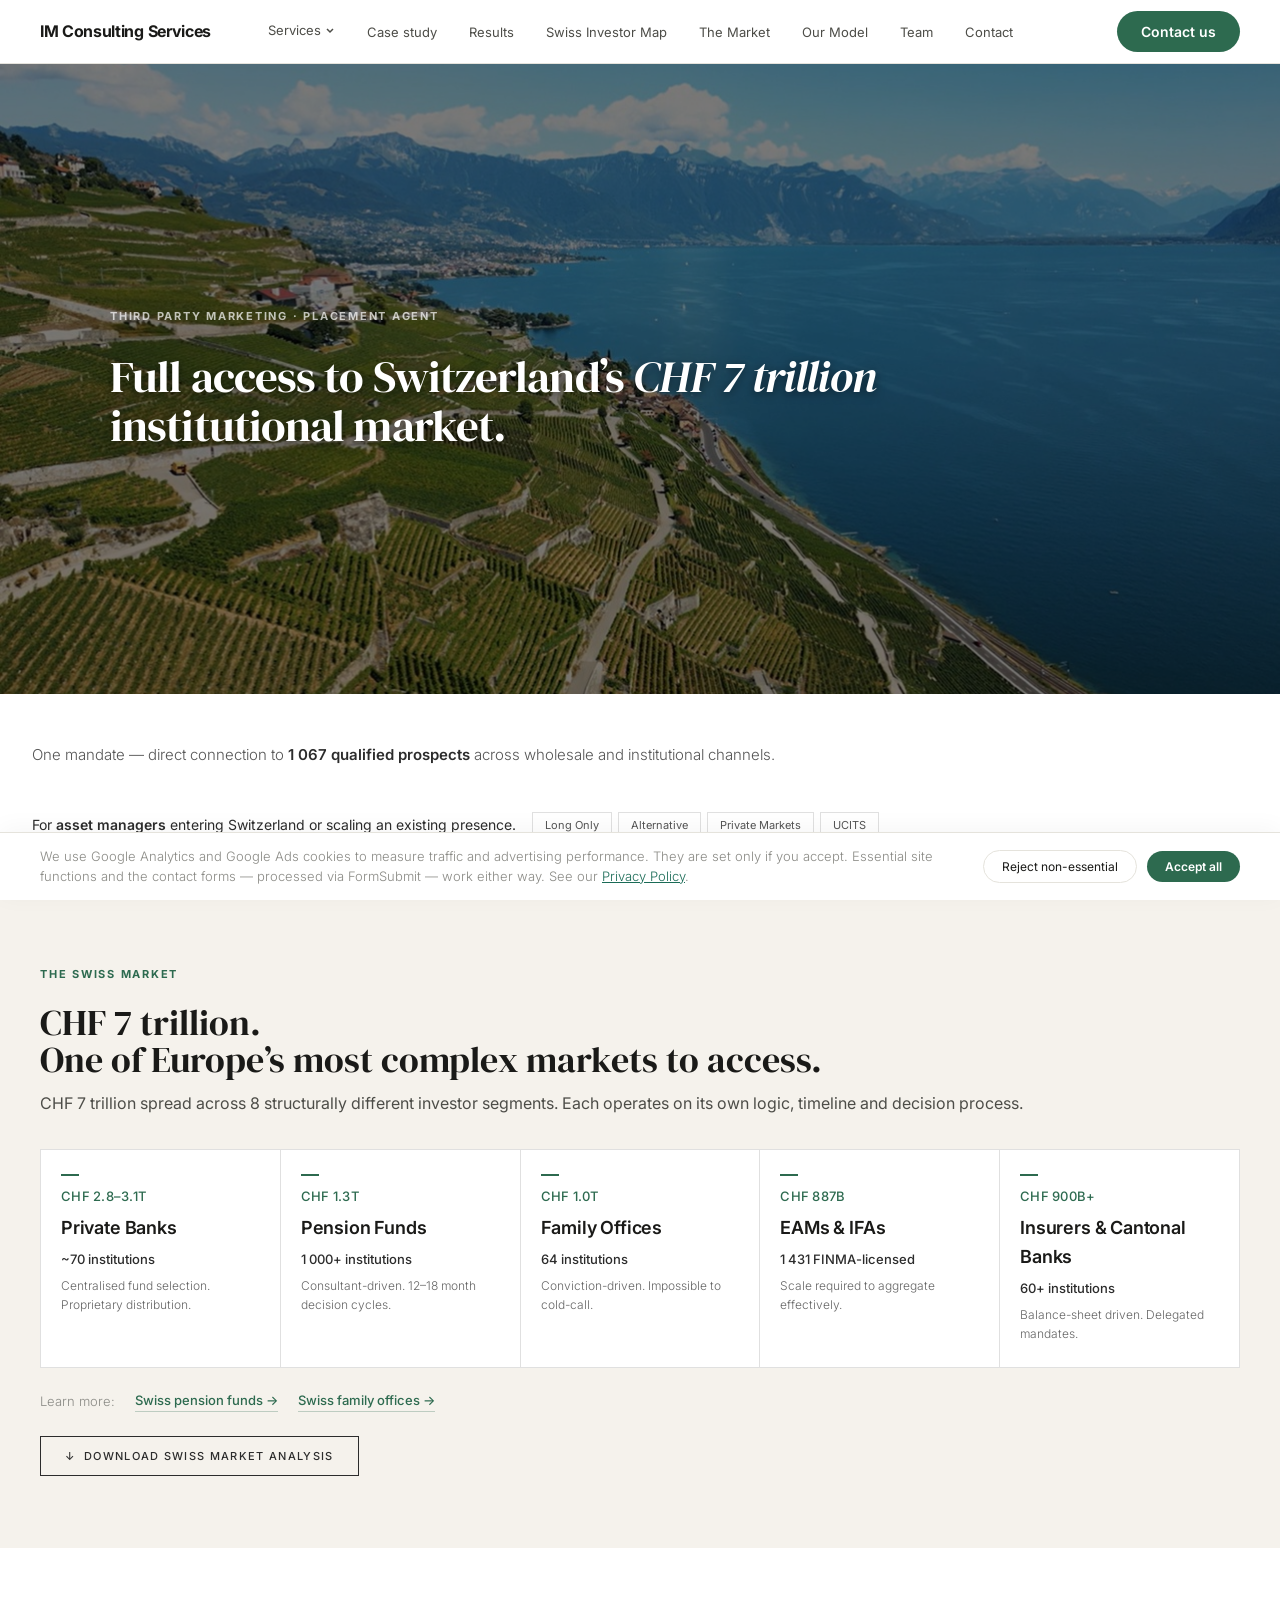
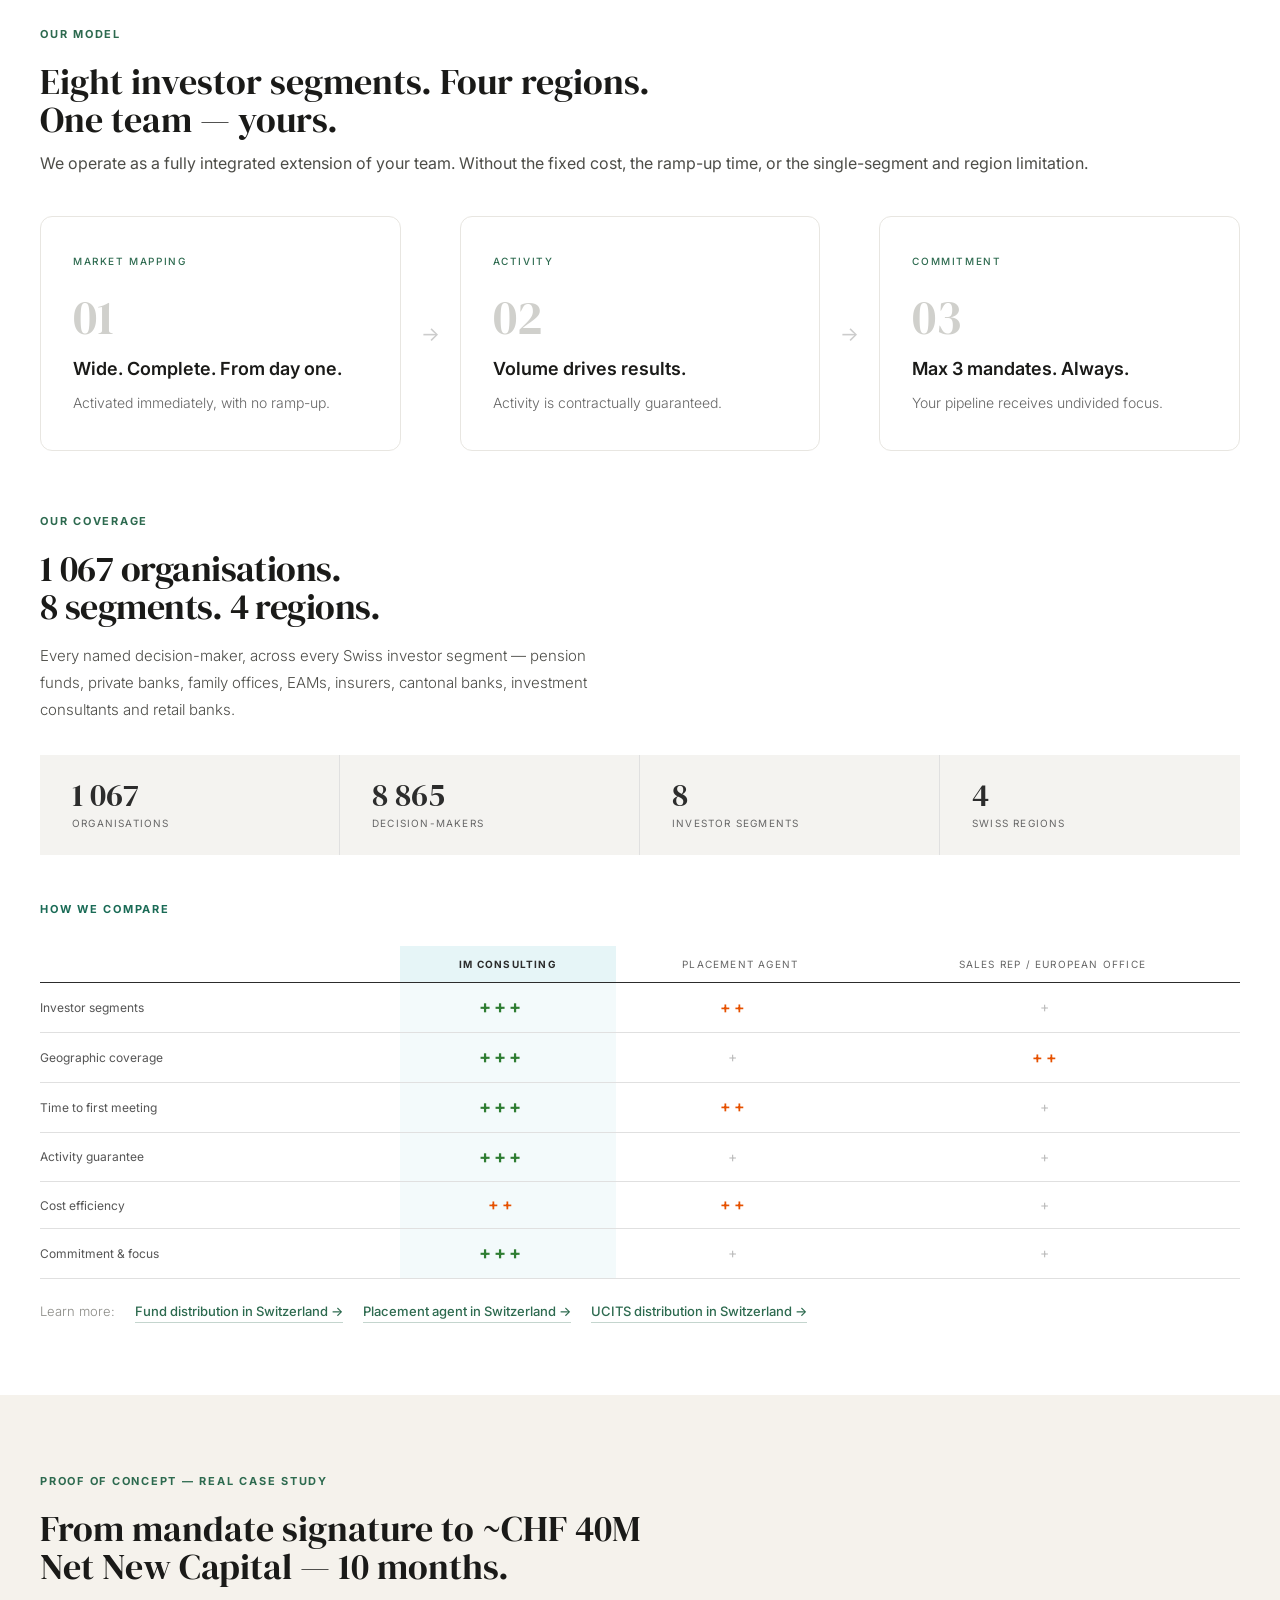
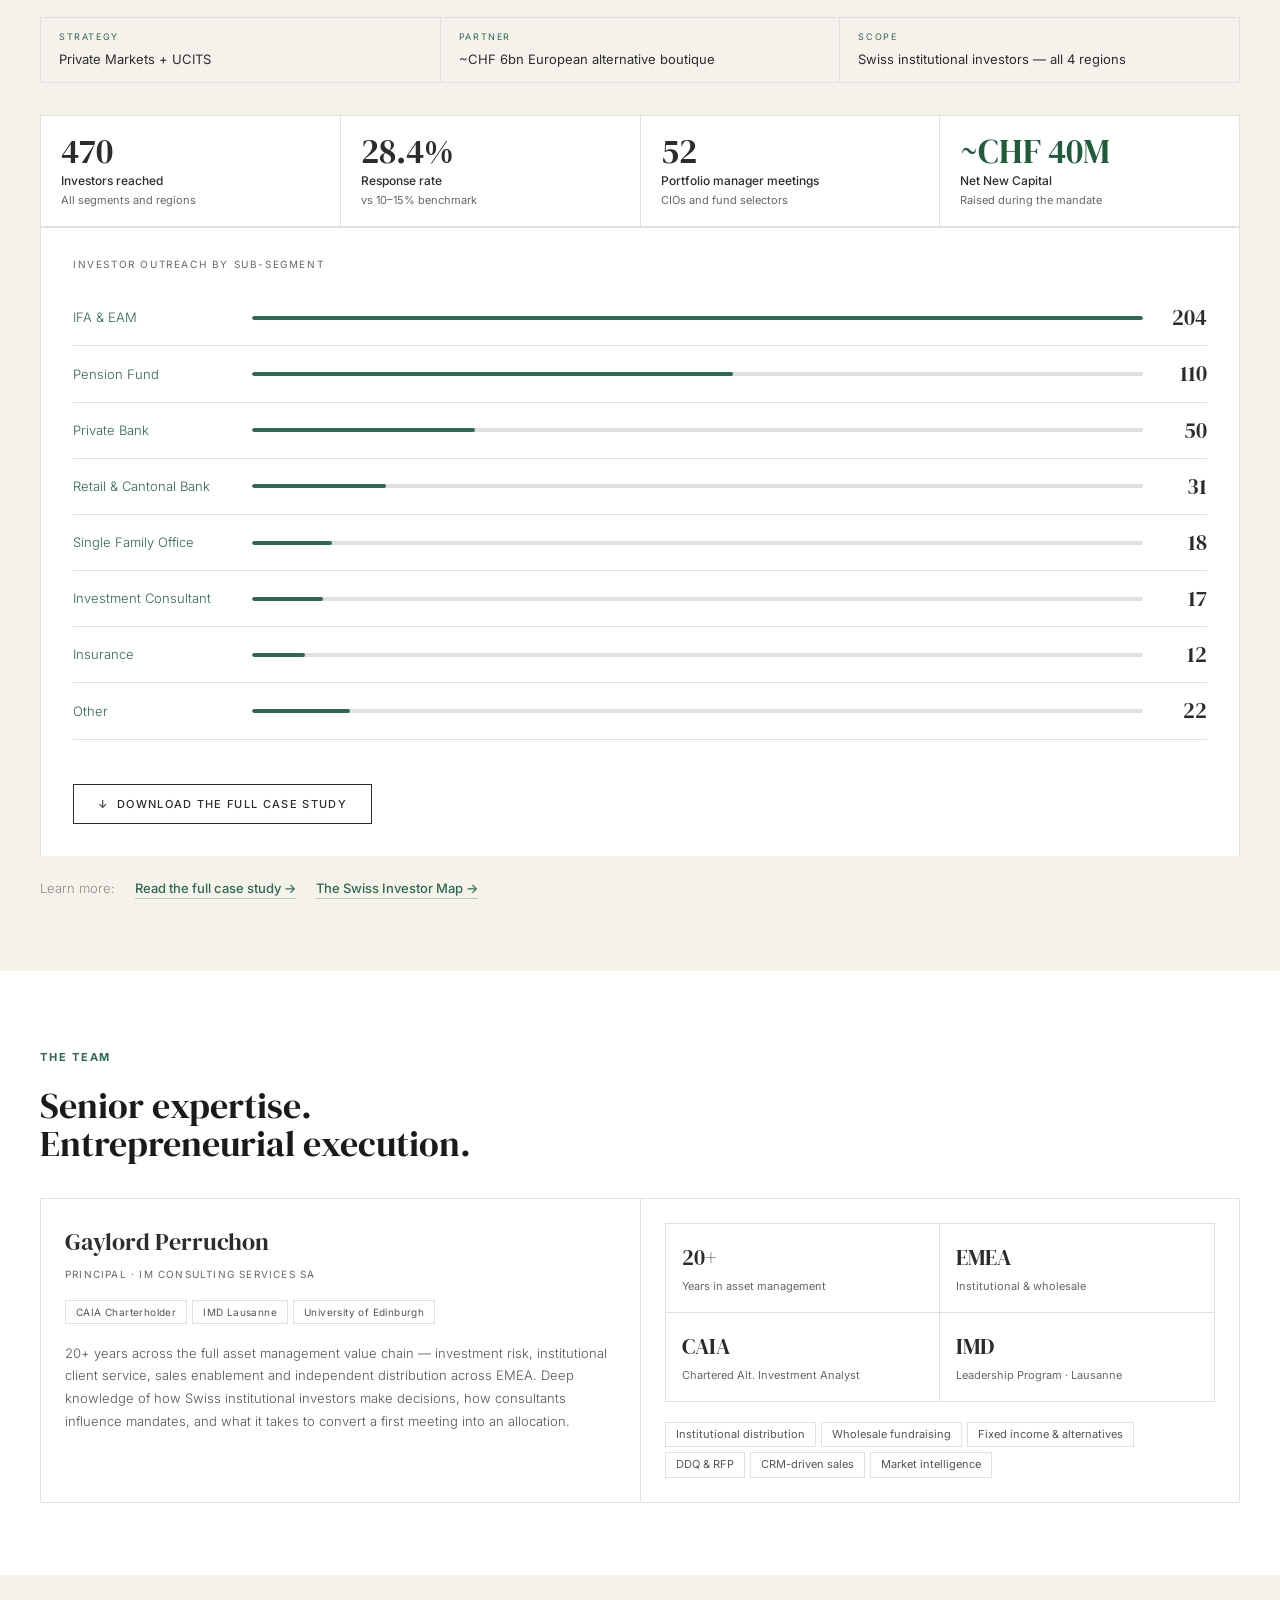
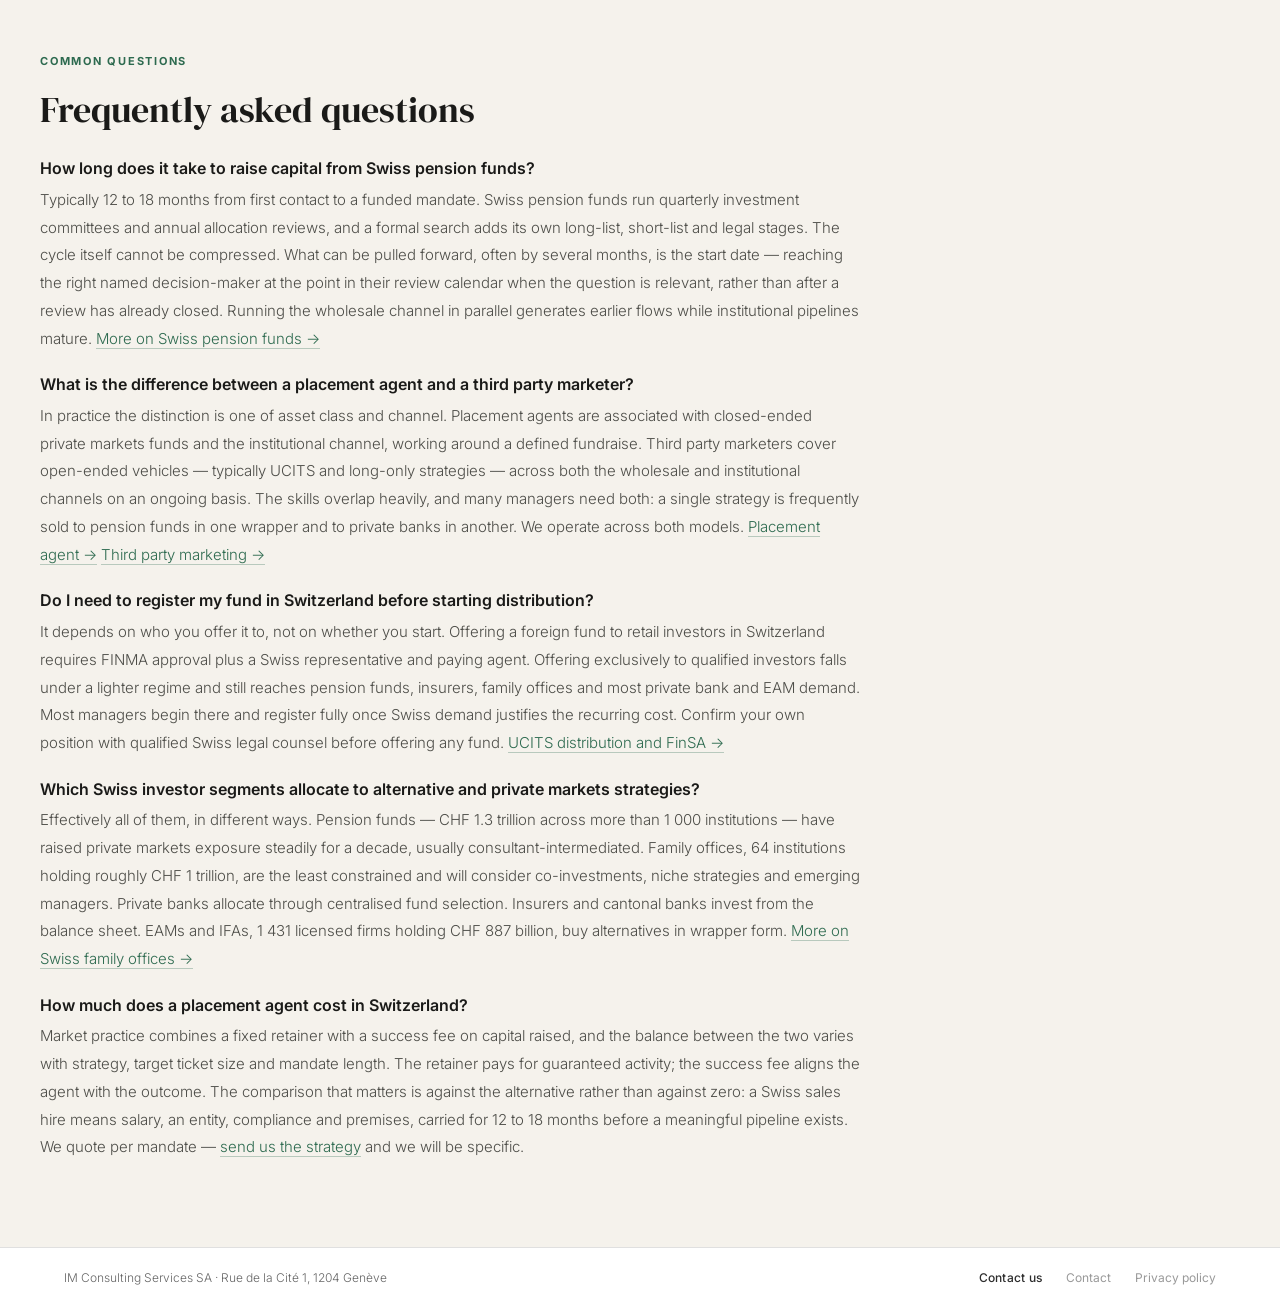
<file: index.html>
<!DOCTYPE html>
<html lang="en">
<head>
<!-- Google tag (gtag.js) — Google Consent Mode v2 -->
<script>
  window.dataLayer = window.dataLayer || [];
  function gtag(){dataLayer.push(arguments);}
  // Deny by default, before any Google tag loads.
  gtag('consent', 'default', {
    ad_storage:            'denied',
    ad_user_data:          'denied',
    ad_personalization:    'denied',
    analytics_storage:     'denied',
    functionality_storage: 'granted',
    security_storage:      'granted',
    wait_for_update:       500
  });
  // Restore a previously granted choice before measurement starts.
  try {
    if (localStorage.getItem('imc-consent') === 'granted') {
      gtag('consent', 'update', {
        ad_storage:         'granted',
        ad_user_data:       'granted',
        ad_personalization: 'granted',
        analytics_storage:  'granted'
      });
    }
  } catch (e) {}
  gtag('js', new Date());
  gtag('config', 'G-DBSGGFBSQ2');
  gtag('config', 'AW-18202239440');
</script>
<script async src="https://www.googletagmanager.com/gtag/js?id=G-DBSGGFBSQ2"></script>
<meta charset="UTF-8">
<meta name="viewport" content="width=device-width, initial-scale=1.0">
<link rel="icon" type="image/svg+xml" href="data:image/svg+xml,%3Csvg xmlns='http://www.w3.org/2000/svg' viewBox='0 0 100 100'%3E%3Ctext x='50' y='68' font-size='52' fill='%231A1A18' text-anchor='middle' font-family='Inter,Helvetica,Arial,sans-serif' font-weight='500' letter-spacing='-2'%3EIM%3C/text%3E%3C/svg%3E">
<title>IM Consulting Services | Fund Distribution in Switzerland</title>
<meta name="description" content="Independent placement agent for asset managers entering Switzerland. One mandate. 1 067 qualified prospects across 8 investor segments.">
<link rel="canonical" href="https://www.im-consultingservices.ch/">
<meta name="keywords" content="third party marketing Switzerland, placement agent Switzerland, Swiss institutional investors, UCITS distribution Switzerland, outsourced fund distribution, BDaaS, FinSA Art 28">
<meta property="og:type" content="website">
<meta property="og:url" content="https://www.im-consultingservices.ch/">
<meta property="og:title" content="IM Consulting Services | Outsourced Fund Distribution in Switzerland">
<meta property="og:description" content="Independent placement agent for asset managers entering Switzerland. Direct connection to 1,067 qualified prospects across 8 investor segments and 4 regions.">
<meta name="twitter:card" content="summary">
<meta name="twitter:title" content="IM Consulting Services | Outsourced Fund Distribution in Switzerland">
<meta name="twitter:description" content="Independent placement agent for asset managers entering Switzerland. 1,067 organisations. 8,865 named decision-makers.">
<script type="application/ld+json">
{
  "@context": "https://schema.org",
  "@type": ["ProfessionalService", "Organization"],
  "@id": "https://www.im-consultingservices.ch/#organization",
  "name": "IM Consulting Services SA",
  "legalName": "IM Consulting Services SA",
  "description": "Independent placement agent and third-party marketing firm for asset managers entering the Swiss institutional market.",
  "url": "https://www.im-consultingservices.ch",
  "email": "gp@im-consultingservices.ch",
  "address": {
    "@type": "PostalAddress",
    "streetAddress": "Rue de la Cité 1",
    "addressLocality": "Geneva",
    "postalCode": "1204",
    "addressCountry": "CH"
  },
  "founder": {
    "@type": "Person",
    "name": "Gaylord Perruchon",
    "jobTitle": "Principal",
    "sameAs": ["https://www.linkedin.com/in/gperruchon/"]
  },
  "areaServed": [
    { "@type": "Country", "name": "Switzerland" },
    { "@type": "Country", "name": "United States" },
    { "@type": "Country", "name": "Hong Kong" },
    { "@type": "Country", "name": "Singapore" },
    { "@type": "Country", "name": "United Kingdom" },
    { "@type": "Place",   "name": "Europe" }
  ],
  "serviceType": ["Placement agent", "Third party marketing", "Fund distribution Switzerland"],
  "knowsAbout": ["Third Party Marketing", "Placement Agent", "Outsourced Fund Distribution", "Swiss Institutional Investors"]
}
</script>
<script type="application/ld+json">
{
  "@context": "https://schema.org",
  "@type": "FAQPage",
  "mainEntity": [
    {
      "@type": "Question",
      "name": "How long does it take to raise capital from Swiss pension funds?",
      "acceptedAnswer": { "@type": "Answer", "text": "Typically 12 to 18 months from first contact to a funded mandate. Swiss pension funds run quarterly investment committees and annual allocation reviews, and a formal search adds its own long-list, short-list and legal stages. The cycle itself cannot be compressed. What can be pulled forward, often by several months, is the start date — reaching the right named decision-maker at the point in their review calendar when the question is relevant, rather than after a review has already closed. Running the wholesale channel in parallel generates earlier flows while institutional pipelines mature." }
    },
    {
      "@type": "Question",
      "name": "What is the difference between a placement agent and a third party marketer?",
      "acceptedAnswer": { "@type": "Answer", "text": "In practice the distinction is one of asset class and channel. Placement agents are associated with closed-ended private markets funds and the institutional channel, working around a defined fundraise. Third party marketers cover open-ended vehicles — typically UCITS and long-only strategies — across both the wholesale and institutional channels on an ongoing basis. The skills overlap heavily, and many managers need both: a single strategy is frequently sold to pension funds in one wrapper and to private banks in another. We operate across both models." }
    },
    {
      "@type": "Question",
      "name": "Do I need to register my fund in Switzerland before starting distribution?",
      "acceptedAnswer": { "@type": "Answer", "text": "It depends on who you offer it to, not on whether you start. Offering a foreign fund to retail investors in Switzerland requires FINMA approval plus a Swiss representative and paying agent. Offering exclusively to qualified investors falls under a lighter regime and still reaches pension funds, insurers, family offices and most private bank and EAM demand. Most managers begin there and register fully once Swiss demand justifies the recurring cost. Confirm your own position with qualified Swiss legal counsel before offering any fund." }
    },
    {
      "@type": "Question",
      "name": "Which Swiss investor segments allocate to alternative and private markets strategies?",
      "acceptedAnswer": { "@type": "Answer", "text": "Effectively all of them, in different ways. Pension funds — CHF 1.3 trillion across more than 1 000 institutions — have raised private markets exposure steadily for a decade, usually consultant-intermediated. Family offices, 64 institutions holding roughly CHF 1 trillion, are the least constrained and will consider co-investments, niche strategies and emerging managers. Private banks allocate through centralised fund selection. Insurers and cantonal banks invest from the balance sheet. EAMs and IFAs, 1 431 licensed firms holding CHF 887 billion, buy alternatives in wrapper form." }
    },
    {
      "@type": "Question",
      "name": "How much does a placement agent cost in Switzerland?",
      "acceptedAnswer": { "@type": "Answer", "text": "Market practice combines a fixed retainer with a success fee on capital raised, and the balance between the two varies with strategy, target ticket size and mandate length. The retainer pays for guaranteed activity; the success fee aligns the agent with the outcome. The comparison that matters is against the alternative rather than against zero: a Swiss sales hire means salary, an entity, compliance and premises, carried for 12 to 18 months before a meaningful pipeline exists. We quote per mandate." }
    }
  ]
}
</script>
<meta http-equiv="Content-Security-Policy" content="upgrade-insecure-requests">
<link rel="preconnect" href="https://fonts.googleapis.com">
<link rel="preconnect" href="https://fonts.gstatic.com" crossorigin>
<link rel="preload" href="https://fonts.googleapis.com/css2?family=Inter:wght@300;400;500;600;700&family=DM+Serif+Display:ital@0;1&display=swap" as="style" onload="this.onload=null;this.rel='stylesheet'">
<noscript><link href="https://fonts.googleapis.com/css2?family=Inter:wght@300;400;500;600;700&family=DM+Serif+Display:ital@0;1&display=swap" rel="stylesheet"></noscript>
<link rel="stylesheet" href="style.css">
</head>
<body>

<!-- ── MODALS ──────────────────────────────────────── -->

<!-- MODAL: Swiss Investor Map -->
<div class="modal-ov" id="modal">
  <div class="modal">
    <button class="modal-x" onclick="closeModal()">&times;</button>
    <div class="modal-lbl">Proprietary Research &middot; 2026</div>
    <div class="modal-ttl">Request the Swiss Investor Map</div>
    <div class="modal-desc">Top 100 Swiss pension funds &mdash; AUM ranking, consultant mapping, allocation intelligence.</div>
    <form class="mf" id="modal-form">
      <div class="mf-grid">
        <input type="text" name="name" placeholder="Full name *" required>
        <input type="text" name="function" placeholder="Function *" required>
        <input type="text" name="company" placeholder="Company *" required>
        <input type="email" name="email" placeholder="Professional email *" required>
        <input type="text" name="strategy" placeholder="Strategy">
        <input type="text" name="aum" placeholder="AUM under management">
        <select name="domicile" class="full">
          <option value="" disabled selected>Fund domicile</option>
          <option>Luxembourg</option><option>Ireland</option>
          <option>Switzerland</option><option>Cayman Islands</option><option>Other</option>
        </select>
        <button type="submit" class="mf-btn full">Request the Swiss Investor Map &rarr;</button>
      </div>
    </form>
    <div class="mfine">We will contact you within 24 hours. No spam.</div>
  </div>
</div>

<!-- MODAL: Download -->
<div class="modal-ov" id="dl-modal">
  <div class="modal">
    <button class="modal-x" onclick="closeDownloadModal()">&times;</button>
    <div class="modal-lbl" id="dl-modal-lbl">Download</div>
    <div class="modal-ttl" id="dl-modal-ttl">Request the document</div>
    <div class="modal-desc">Leave your details and we will send it to you within 24 hours.</div>
    <form class="mf" id="dl-form">
      <div class="mf-grid">
        <input type="text" name="name" placeholder="Full name *" required>
        <input type="text" name="function" placeholder="Function *" required>
        <input type="text" name="company" placeholder="Company *" required>
        <input type="email" name="email" placeholder="Professional email *" required>
        <input type="hidden" name="document" id="dl-doc-field" value="">
        <button type="submit" class="mf-btn full">Request &rarr;</button>
      </div>
    </form>
    <div class="mfine" id="dl-success" style="display:none">&#10003;&nbsp; Thank you. We will send it within 24 hours.</div>
    <div class="mfine">No spam &middot; Professional use only</div>
  </div>
</div>

<!-- MODAL: Contact -->
<div class="modal-ov" id="contact-modal">
  <div class="modal">
    <button class="modal-x" onclick="closeContactModal()">&times;</button>
    <div class="modal-lbl">IM Consulting Services SA</div>
    <div class="modal-ttl">Send an enquiry</div>
    <div class="modal-desc">We will respond within 24 hours.</div>
    <form class="mf" id="contact-form">
      <div class="mf-grid">
        <input type="text" name="name" placeholder="Full name *" required>
        <input type="text" name="function" placeholder="Function *" required>
        <input type="text" name="company" placeholder="Company *" required>
        <input type="email" name="email" placeholder="Professional email *" required>
        <input type="text" name="strategy" placeholder="Strategy (UCITS, ILS...)">
        <input type="text" name="aum" placeholder="AUM under management">
        <button type="submit" class="mf-btn full">Send enquiry &rarr;</button>
      </div>
    </form>
    <div class="mfine">No spam &middot; We will respond within 24 hours</div>
  </div>
</div>

<!-- ── NAVIGATION ──────────────────────────────────── -->
<nav class="nav" role="navigation" aria-label="Main navigation">
  <a href="/" class="nav__logo" aria-label="IM Consulting Services" style="font-size:1rem;font-weight:700;letter-spacing:-0.02em">IM Consulting Services</a>
  <ul class="nav__links" role="list">
    <li class="nav__dd">
      <button class="nav__dd-btn" aria-expanded="false" aria-haspopup="true">
        Services
        <svg viewBox="0 0 12 12" aria-hidden="true"><polyline points="2,4 6,8 10,4"></polyline></svg>
      </button>
      <ul class="nav__dd-menu" role="list">
        <li><a href="/placement-agent-switzerland.html">Placement Agent Switzerland</a></li>
        <li><a href="/third-party-marketing-switzerland.html">Third Party Marketing Switzerland</a></li>
        <li><a href="/swiss-pension-funds.html">Swiss Pension Funds</a></li>
        <li><a href="/swiss-family-offices.html">Swiss Family Offices</a></li>
        <li><a href="/ucits-distribution-switzerland.html">UCITS Distribution Switzerland</a></li>
      </ul>
    </li>
    <li><a href="/case-study-private-markets.html" class="nav__link">Case study</a></li>
    <li><a href="#results" class="nav__link">Results</a></li>
    <li><a href="/swiss-investor-map.html" class="nav__link">Swiss Investor Map</a></li>
    <li class="nav-anchor"><a href="#market" class="nav__link">The Market</a></li>
    <li class="nav-anchor"><a href="#coverage" class="nav__link">Our Model</a></li>
    <li class="nav-anchor"><a href="#team" class="nav__link">Team</a></li>
    <li><a href="/contact.html" class="nav__link">Contact</a></li>
  </ul>
  <div class="nav__controls">
    <button class="btn-accent" onclick="openContactModal()">Contact us</button>
    <button class="nav__hamburger" aria-label="Open menu" aria-expanded="false">
      <span></span><span></span><span></span>
    </button>
  </div>
</nav>

<div class="nav__overlay" role="dialog" aria-modal="true" aria-label="Navigation menu">
  <button class="overlay-close" aria-label="Close menu">&times;</button>
  <span class="nav__group-lbl">Services</span>
  <a href="/placement-agent-switzerland.html" class="nav__link nav__link--sub">Placement Agent Switzerland</a>
  <a href="/third-party-marketing-switzerland.html" class="nav__link nav__link--sub">Third Party Marketing Switzerland</a>
  <a href="/swiss-pension-funds.html" class="nav__link nav__link--sub">Swiss Pension Funds</a>
  <a href="/swiss-family-offices.html" class="nav__link nav__link--sub">Swiss Family Offices</a>
  <a href="/ucits-distribution-switzerland.html" class="nav__link nav__link--sub">UCITS Distribution Switzerland</a>
  <span class="nav__group-lbl">Resources</span>
  <a href="/case-study-private-markets.html" class="nav__link">Case study</a>
  <a href="#results" class="nav__link">Results</a>
  <a href="/swiss-investor-map.html" class="nav__link">Swiss Investor Map</a>
  <span class="nav__group-lbl">This page</span>
  <a href="#market" class="nav__link">The Market</a>
  <a href="#coverage" class="nav__link">Our Model</a>
  <a href="#team" class="nav__link">Team</a>
  <a href="/contact.html" class="nav__link">Contact</a>
</div>

<!-- ── HERO — VIDEO ────────────────────────────────── -->
<div class="hero hero--imc">
  <video class="hero__video" autoplay muted loop playsinline poster="hero-poster.jpg">
    <source src="hero-video.mp4" type="video/mp4">
  </video>
  <div class="hero__content">
    <span class="eyebrow h-anim-0" style="color:rgba(255,255,255,0.7)">Third Party Marketing &middot; Placement Agent</span>
    <h1 class="hero__title h-anim-1">Full access to Switzerland&rsquo;s <em style="color:#ffffff;font-style:italic">CHF&nbsp;7&nbsp;trillion</em> institutional market.</h1>
  </div>
</div>

<!-- ── MAIN CONTENT ────────────────────────────────── -->
<main>

<div class="hero-below">
  <p class="hero__subtitle">One mandate &mdash; direct connection to <strong>1 067 qualified prospects</strong> across wholesale and institutional channels.</p>
  <div class="hero-for">
    <div class="hero-for-inner">
      <span class="hero-for-txt">For <strong>asset managers</strong> entering Switzerland or scaling an existing presence.</span>
      <div class="stags">
        <span class="stag">Long Only</span>
        <span class="stag">Alternative</span>
        <span class="stag">Private Markets</span>
        <span class="stag">UCITS</span>
      </div>
    </div>
  </div>
</div>

<!-- THE MARKET -->
<section class="section-light--alt sec" id="market">
  <div class="w">
    <div class="sec-h fade-up">
      <span class="eyebrow">The Swiss Market</span>
      <h2>CHF 7 trillion.<br><em>One of Europe&rsquo;s most complex markets to access.</em></h2>
      <p>CHF 7 trillion spread across 8 structurally different investor segments. Each operates on its own logic, timeline and decision process.</p>
    </div>
    <div class="mkt-grid fade-up">
      <div class="mc">
        <div class="mc-bar"></div>
        <div class="mc-aum">CHF 2.8&ndash;3.1T</div>
        <div class="mc-name">Private Banks</div>
        <div class="mc-count"><strong>~70 institutions</strong></div>
        <div class="mc-note">Centralised fund selection. Proprietary distribution.</div>
      </div>
      <div class="mc">
        <div class="mc-bar"></div>
        <div class="mc-aum">CHF 1.3T</div>
        <div class="mc-name">Pension Funds</div>
        <div class="mc-count"><strong>1 000+ institutions</strong></div>
        <div class="mc-note">Consultant-driven. 12&ndash;18 month decision cycles.</div>
      </div>
      <div class="mc">
        <div class="mc-bar"></div>
        <div class="mc-aum">CHF 1.0T</div>
        <div class="mc-name">Family Offices</div>
        <div class="mc-count"><strong>64 institutions</strong></div>
        <div class="mc-note">Conviction-driven. Impossible to cold-call.</div>
      </div>
      <div class="mc">
        <div class="mc-bar"></div>
        <div class="mc-aum">CHF 887B</div>
        <div class="mc-name">EAMs &amp; IFAs</div>
        <div class="mc-count"><strong>1 431 FINMA-licensed</strong></div>
        <div class="mc-note">Scale required to aggregate effectively.</div>
      </div>
      <div class="mc">
        <div class="mc-bar"></div>
        <div class="mc-aum">CHF 900B+</div>
        <div class="mc-name">Insurers &amp; Cantonal Banks</div>
        <div class="mc-count"><strong>60+ institutions</strong></div>
        <div class="mc-note">Balance-sheet driven. Delegated mandates.</div>
      </div>
    </div>
    <p class="learn-more fade-up">Learn more:
      <a href="/swiss-pension-funds.html">Swiss pension funds &rarr;</a>
      <a href="/swiss-family-offices.html">Swiss family offices &rarr;</a>
    </p>
    <button class="btn-dl-yellow" onclick="openDownloadModal('Swiss Market Analysis')">&#8595;&nbsp; Download Swiss Market Analysis</button>
  </div>
</section>

<!-- OUR MODEL -->
<section class="section-light sec" id="coverage">
  <div class="w">
    <div class="sec-h fade-up">
      <span class="eyebrow">Our Model</span>
      <h2>Eight investor segments. Four regions.<br><em>One team &mdash; yours.</em></h2>
      <p style="margin-top:12px">We operate as a fully integrated extension of your team. Without the fixed cost, the ramp-up time, or the single-segment and region limitation.</p>
    </div>

    <div class="val-grid fade-up">
      <div class="val-card">
        <div class="val-step">Market Mapping</div>
        <div class="val-num">01</div>
        <div class="val-title">Wide. Complete. From day one.</div>
        <div class="val-desc">Activated immediately, with no ramp-up.</div>
      </div>
      <div class="val-arrow">&#8594;</div>
      <div class="val-card">
        <div class="val-step">Activity</div>
        <div class="val-num">02</div>
        <div class="val-title">Volume drives results.</div>
        <div class="val-desc">Activity is contractually guaranteed.</div>
      </div>
      <div class="val-arrow">&#8594;</div>
      <div class="val-card">
        <div class="val-step">Commitment</div>
        <div class="val-num">03</div>
        <div class="val-title">Max 3 mandates. Always.</div>
        <div class="val-desc">Your pipeline receives undivided focus.</div>
      </div>
    </div>

    <div class="sec-h fade-up" style="margin-top:56px">
      <span class="eyebrow">Our Coverage</span>
      <h2 class="section-heading">1&nbsp;067 organisations.<br><em>8 segments. 4 regions.</em></h2>
      <p class="section-sub">Every named decision-maker, across every Swiss investor segment &mdash; pension funds, private banks, family offices, EAMs, insurers, cantonal banks, investment consultants and retail banks.</p>
    </div>

    <div class="hero-stat-bar fade-up" style="margin-top:32px">
      <div class="hstat"><div class="hstat__n" data-target="1067">1&nbsp;067</div><div class="hstat__l">Organisations</div></div>
      <div class="hstat"><div class="hstat__n" data-target="8865">8&nbsp;865</div><div class="hstat__l">Decision-makers</div></div>
      <div class="hstat"><div class="hstat__n" data-target="8">8</div><div class="hstat__l">Investor segments</div></div>
      <div class="hstat"><div class="hstat__n" data-target="4">4</div><div class="hstat__l">Swiss regions</div></div>
    </div>

    <div class="fade-up" style="margin-top:40px">
      <span class="eyebrow">How we compare</span>
      <div style="overflow-x:auto;margin-top:16px">
        <table class="cmp">
          <thead>
            <tr>
              <th style="width:30%;text-align:left"></th>
              <th class="us-th">IM Consulting</th>
              <th class="other-th">Placement Agent</th>
              <th class="other-th">Sales Rep / European office</th>
            </tr>
          </thead>
          <tbody>
            <tr><td class="row-label">Investor segments</td><td class="cmp-im"><span class="plus-g">+++</span></td><td class="cmp-other"><span class="plus-y">++</span></td><td class="cmp-other"><span class="plus-r">+</span></td></tr>
            <tr><td class="row-label">Geographic coverage</td><td class="cmp-im"><span class="plus-g">+++</span></td><td class="cmp-other"><span class="plus-r">+</span></td><td class="cmp-other"><span class="plus-y">++</span></td></tr>
            <tr><td class="row-label">Time to first meeting</td><td class="cmp-im"><span class="plus-g">+++</span></td><td class="cmp-other"><span class="plus-y">++</span></td><td class="cmp-other"><span class="plus-r">+</span></td></tr>
            <tr><td class="row-label">Activity guarantee</td><td class="cmp-im"><span class="plus-g">+++</span></td><td class="cmp-other"><span class="plus-r">+</span></td><td class="cmp-other"><span class="plus-r">+</span></td></tr>
            <tr><td class="row-label">Cost efficiency</td><td class="cmp-im"><span class="plus-y">++</span></td><td class="cmp-other"><span class="plus-y">++</span></td><td class="cmp-other"><span class="plus-r">+</span></td></tr>
            <tr><td class="row-label">Commitment &amp; focus</td><td class="cmp-im"><span class="plus-g">+++</span></td><td class="cmp-other"><span class="plus-r">+</span></td><td class="cmp-other"><span class="plus-r">+</span></td></tr>
          </tbody>
        </table>
      </div>
      <p class="learn-more fade-up">Learn more:
        <a href="/third-party-marketing-switzerland.html">Fund distribution in Switzerland &rarr;</a>
        <a href="/placement-agent-switzerland.html">Placement agent in Switzerland &rarr;</a>
        <a href="/ucits-distribution-switzerland.html">UCITS distribution in Switzerland &rarr;</a>
      </p>
    </div>
  </div>
</section>

<!-- CASE STUDY -->
<section class="section-light--alt sec" id="results">
  <div class="w">
    <div class="sec-h fade-up">
      <span class="eyebrow">Proof of Concept &mdash; Real Case Study</span>
      <h2>From mandate signature to ~CHF&nbsp;40M<br><em>Net New Capital &mdash; 10 months.</em></h2>
    </div>
    <div class="poc-meta fade-up">
      <div class="poc-m"><div class="poc-ml">Strategy</div><div class="poc-mv">Private Markets + UCITS</div></div>
      <div class="poc-m"><div class="poc-ml">Partner</div><div class="poc-mv">~CHF 6bn European alternative boutique</div></div>
      <div class="poc-m"><div class="poc-ml">Scope</div><div class="poc-mv">Swiss institutional investors &mdash; all 4 regions</div></div>
    </div>
    <div class="kpis fade-up">
      <div class="kpi"><div class="kpi-n">470</div><div class="kpi-l"><b>Investors reached</b>All segments and regions</div></div>
      <div class="kpi"><div class="kpi-n">28.4%</div><div class="kpi-l"><b>Response rate</b>vs 10&ndash;15% benchmark</div></div>
      <div class="kpi"><div class="kpi-n">52</div><div class="kpi-l"><b>Portfolio manager meetings</b>CIOs and fund selectors</div></div>
      <div class="kpi"><div class="kpi-n hl">~CHF 40M</div><div class="kpi-l"><b>Net New Capital</b>Raised during the mandate</div></div>
    </div>
    <div class="seg-bk-full fade-up">
      <div class="bk-lbl">Investor outreach by sub-segment</div>
      <div class="bk-row"><span class="bk-name">IFA &amp; EAM</span><div class="bk-bar-w"><div class="bk-bar" style="width:100%"></div></div><span class="bk-n">204</span></div>
      <div class="bk-row"><span class="bk-name">Pension Fund</span><div class="bk-bar-w"><div class="bk-bar" style="width:54%"></div></div><span class="bk-n">110</span></div>
      <div class="bk-row"><span class="bk-name">Private Bank</span><div class="bk-bar-w"><div class="bk-bar" style="width:25%"></div></div><span class="bk-n">50</span></div>
      <div class="bk-row"><span class="bk-name">Retail &amp; Cantonal Bank</span><div class="bk-bar-w"><div class="bk-bar" style="width:15%"></div></div><span class="bk-n">31</span></div>
      <div class="bk-row"><span class="bk-name">Single Family Office</span><div class="bk-bar-w"><div class="bk-bar" style="width:9%"></div></div><span class="bk-n">18</span></div>
      <div class="bk-row"><span class="bk-name">Investment Consultant</span><div class="bk-bar-w"><div class="bk-bar" style="width:8%"></div></div><span class="bk-n">17</span></div>
      <div class="bk-row"><span class="bk-name">Insurance</span><div class="bk-bar-w"><div class="bk-bar" style="width:6%"></div></div><span class="bk-n">12</span></div>
      <div class="bk-row"><span class="bk-name">Other</span><div class="bk-bar-w"><div class="bk-bar" style="width:11%"></div></div><span class="bk-n">22</span></div>
      <div style="padding:20px 0 4px">
        <button class="btn-dl-yellow" onclick="openDownloadModal('Full Case Study')">&#8595;&nbsp; Download the full case study</button>
      </div>
    </div>
    <p class="learn-more fade-up">Learn more:
      <a href="/case-study-private-markets.html">Read the full case study &rarr;</a>
      <a href="/swiss-investor-map.html">The Swiss Investor Map &rarr;</a>
    </p>
  </div>
</section>

<!-- TEAM -->
<section class="section-light sec" id="team">
  <div class="w">
    <div class="sec-h fade-up">
      <span class="eyebrow">The Team</span>
      <h2>Senior expertise.<br><em>Entrepreneurial execution.</em></h2>
    </div>
    <div class="team-grid fade-up">
      <div class="tc">
        <div class="tname">Gaylord Perruchon</div>
        <div class="ttitle">Principal &middot; IM Consulting Services SA</div>
        <div class="tcreds">
          <span class="tcred">CAIA Charterholder</span>
          <span class="tcred">IMD Lausanne</span>
          <span class="tcred">University of Edinburgh</span>
        </div>
        <p class="tbio">20+ years across the full asset management value chain &mdash; investment risk, institutional client service, sales enablement and independent distribution across EMEA. Deep knowledge of how Swiss institutional investors make decisions, how consultants influence mandates, and what it takes to convert a first meeting into an allocation.</p>
      </div>
      <div class="tc">
        <div class="tstats">
          <div class="tst"><div class="tst-n">20+</div><div class="tst-l">Years in asset management</div></div>
          <div class="tst"><div class="tst-n">EMEA</div><div class="tst-l">Institutional &amp; wholesale</div></div>
          <div class="tst"><div class="tst-n">CAIA</div><div class="tst-l">Chartered Alt. Investment Analyst</div></div>
          <div class="tst"><div class="tst-n">IMD</div><div class="tst-l">Leadership Program &middot; Lausanne</div></div>
        </div>
        <div class="etags">
          <span class="etag">Institutional distribution</span>
          <span class="etag">Wholesale fundraising</span>
          <span class="etag">Fixed income &amp; alternatives</span>
          <span class="etag">DDQ &amp; RFP</span>
          <span class="etag">CRM-driven sales</span>
          <span class="etag">Market intelligence</span>
        </div>
      </div>
    </div>
  </div>
</section>

<!-- FAQ -->
<section class="section-light--alt sec" id="faq">
  <div class="w">
    <div class="sec-h fade-up">
      <span class="eyebrow">Common questions</span>
      <h2>Frequently asked questions</h2>
    </div>
    <div class="pg-body fade-up">

      <h3>How long does it take to raise capital from Swiss pension funds?</h3>
      <p>Typically 12 to 18 months from first contact to a funded mandate. Swiss pension funds run quarterly investment committees and annual allocation reviews, and a formal search adds its own long-list, short-list and legal stages. The cycle itself cannot be compressed. What can be pulled forward, often by several months, is the start date &mdash; reaching the right named decision-maker at the point in their review calendar when the question is relevant, rather than after a review has already closed. Running the wholesale channel in parallel generates earlier flows while institutional pipelines mature. <a href="/swiss-pension-funds.html">More on Swiss pension funds &rarr;</a></p>

      <h3>What is the difference between a placement agent and a third party marketer?</h3>
      <p>In practice the distinction is one of asset class and channel. Placement agents are associated with closed-ended private markets funds and the institutional channel, working around a defined fundraise. Third party marketers cover open-ended vehicles &mdash; typically UCITS and long-only strategies &mdash; across both the wholesale and institutional channels on an ongoing basis. The skills overlap heavily, and many managers need both: a single strategy is frequently sold to pension funds in one wrapper and to private banks in another. We operate across both models. <a href="/placement-agent-switzerland.html">Placement agent &rarr;</a> <a href="/third-party-marketing-switzerland.html">Third party marketing &rarr;</a></p>

      <h3>Do I need to register my fund in Switzerland before starting distribution?</h3>
      <p>It depends on who you offer it to, not on whether you start. Offering a foreign fund to retail investors in Switzerland requires FINMA approval plus a Swiss representative and paying agent. Offering exclusively to qualified investors falls under a lighter regime and still reaches pension funds, insurers, family offices and most private bank and EAM demand. Most managers begin there and register fully once Swiss demand justifies the recurring cost. Confirm your own position with qualified Swiss legal counsel before offering any fund. <a href="/ucits-distribution-switzerland.html">UCITS distribution and FinSA &rarr;</a></p>

      <h3>Which Swiss investor segments allocate to alternative and private markets strategies?</h3>
      <p>Effectively all of them, in different ways. Pension funds &mdash; CHF 1.3 trillion across more than 1 000 institutions &mdash; have raised private markets exposure steadily for a decade, usually consultant-intermediated. Family offices, 64 institutions holding roughly CHF 1 trillion, are the least constrained and will consider co-investments, niche strategies and emerging managers. Private banks allocate through centralised fund selection. Insurers and cantonal banks invest from the balance sheet. EAMs and IFAs, 1 431 licensed firms holding CHF 887 billion, buy alternatives in wrapper form. <a href="/swiss-family-offices.html">More on Swiss family offices &rarr;</a></p>

      <h3>How much does a placement agent cost in Switzerland?</h3>
      <p>Market practice combines a fixed retainer with a success fee on capital raised, and the balance between the two varies with strategy, target ticket size and mandate length. The retainer pays for guaranteed activity; the success fee aligns the agent with the outcome. The comparison that matters is against the alternative rather than against zero: a Swiss sales hire means salary, an entity, compliance and premises, carried for 12 to 18 months before a meaningful pipeline exists. We quote per mandate &mdash; <a href="#" onclick="openContactModal();return false;">send us the strategy</a> and we will be specific.</p>

    </div>
  </div>
</section>

</main>

<!-- ── FOOTER ────────────────────────────────────── -->
<footer class="footer-bar">
  <span class="footer-bar__left">
    IM Consulting Services SA &middot; Rue de la Cit&eacute; 1, 1204 Gen&egrave;ve
  </span>
  <div class="footer-bar__right">
    <a href="mailto:gp@im-consultingservices.ch" class="footer-contact-link">Contact us</a>
    <a href="/contact.html" class="footer-bar__link">Contact</a>
    <a href="privacy.html" class="footer-bar__link">Privacy policy</a>
  </div>
</footer>

<!-- ── COOKIE CONSENT BANNER ────────────────────── -->
<div class="cookie-banner" id="cookie-banner" role="dialog" aria-label="Cookie consent" aria-live="polite" hidden>
  <p class="cookie-banner__text">We use Google Analytics and Google Ads cookies to measure traffic and advertising performance. They are set only if you accept. Essential site functions and the contact forms &mdash; processed via FormSubmit &mdash; work either way. See our <a href="/privacy.html">Privacy Policy</a>.</p>
  <div class="cookie-banner__actions">
    <button type="button" class="btn-outline-dark btn-sm" id="cookie-reject">Reject non-essential</button>
    <button type="button" class="btn-accent btn-sm" id="cookie-accept">Accept all</button>
  </div>
</div>
<script src="main.js?v=2"></script>
<script src="consent.js"></script>
</body>
</html>
</file>
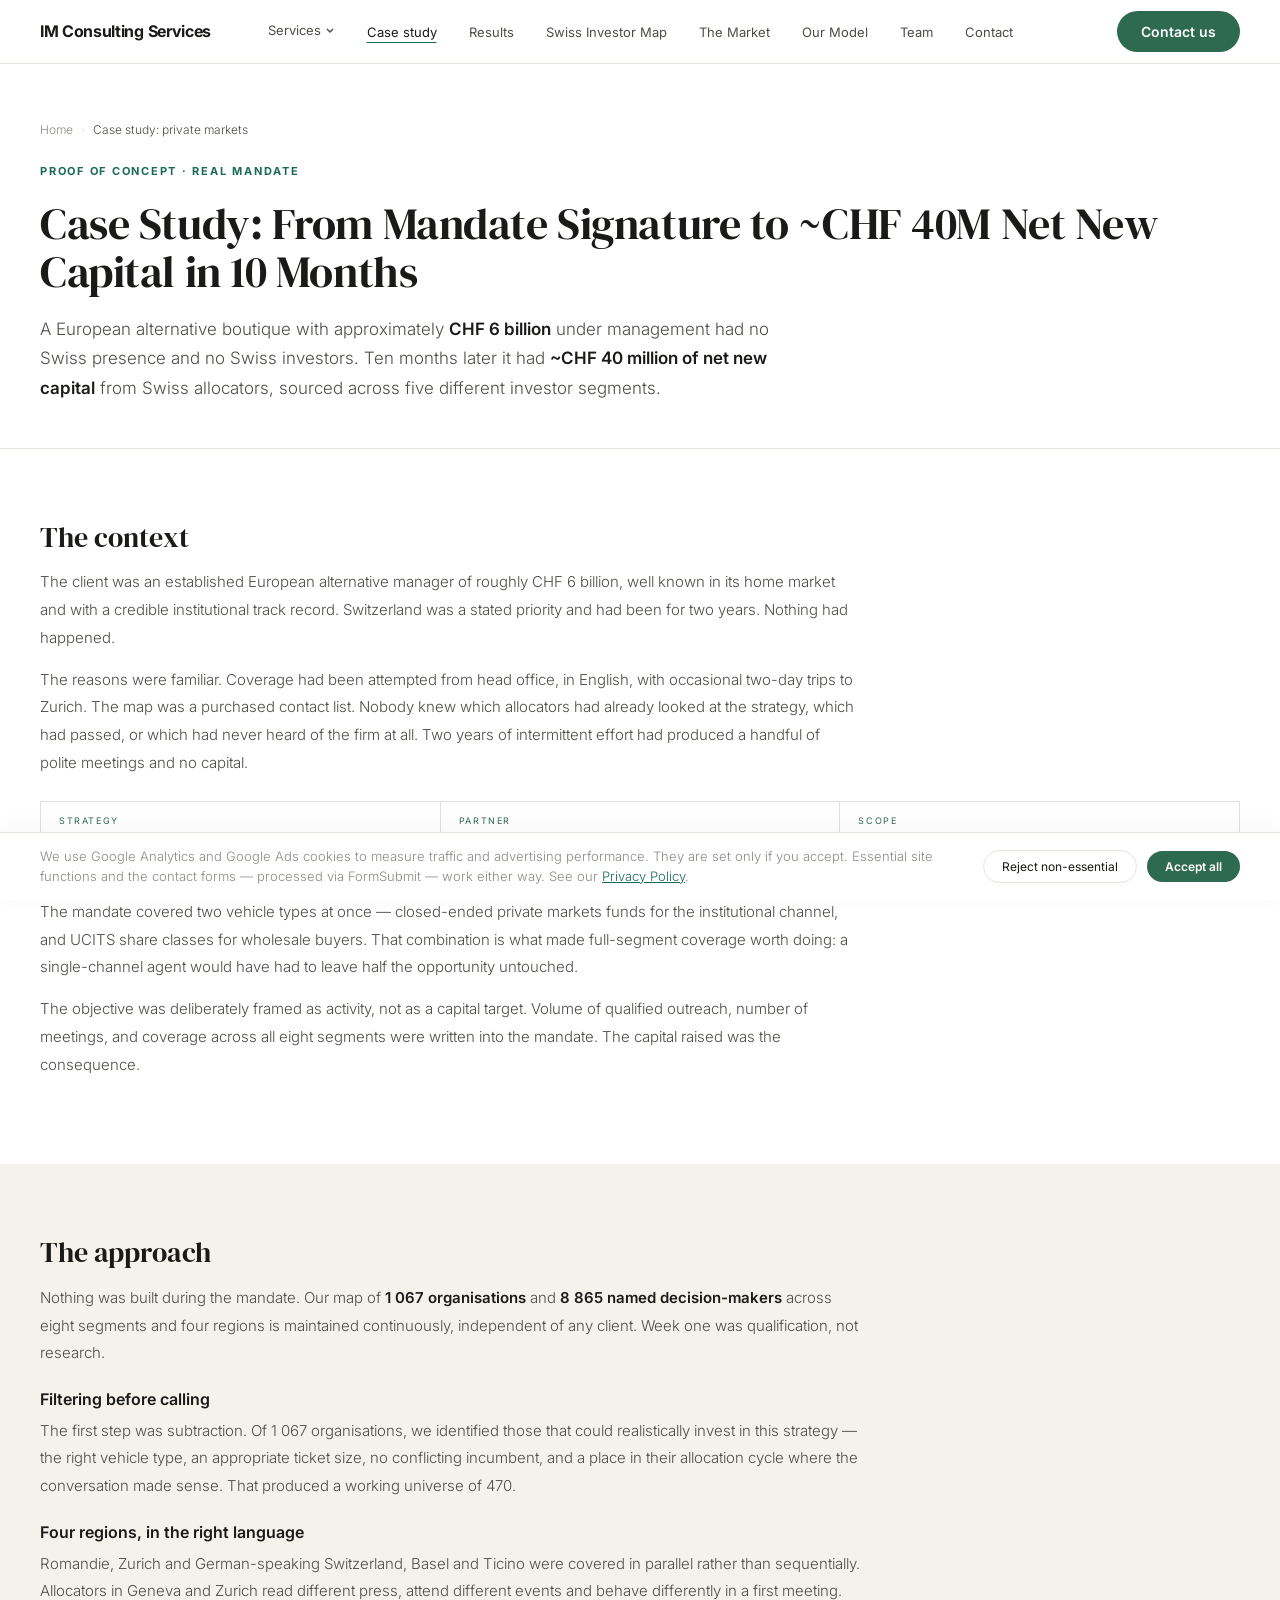
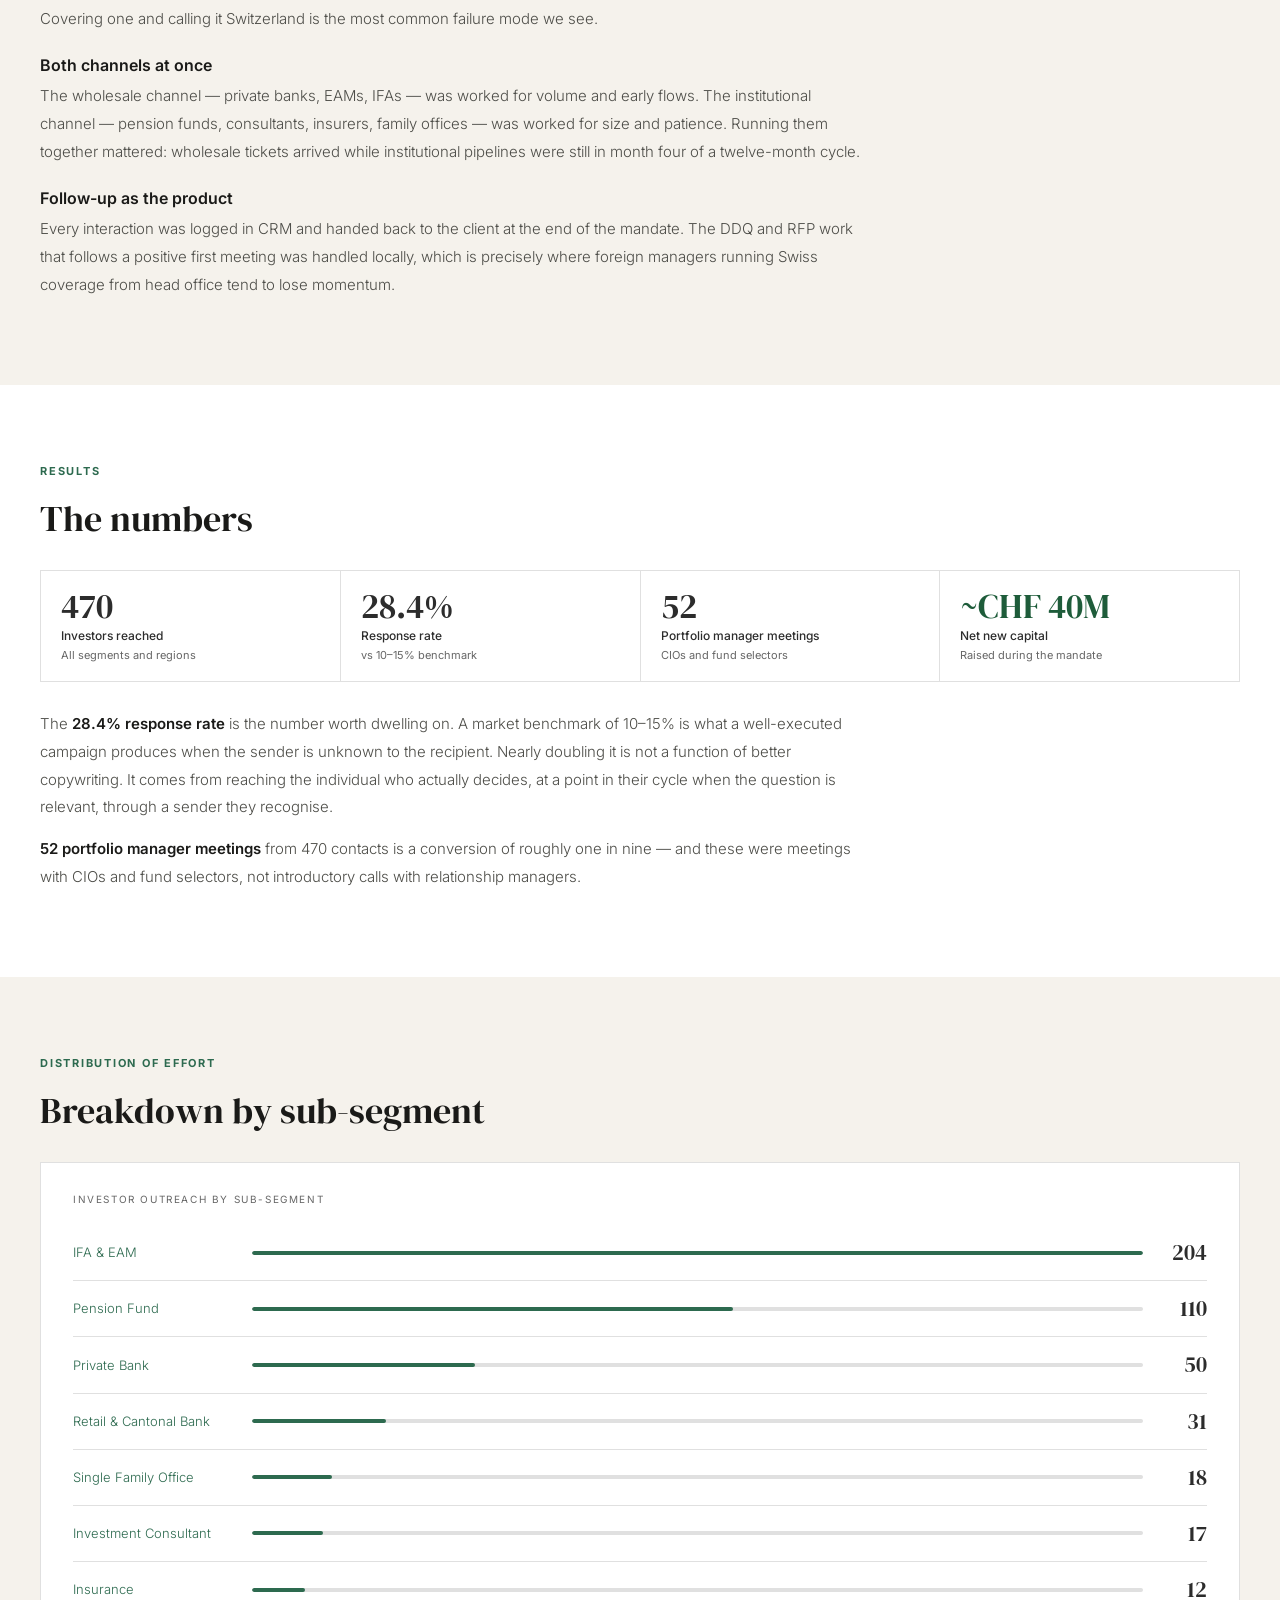
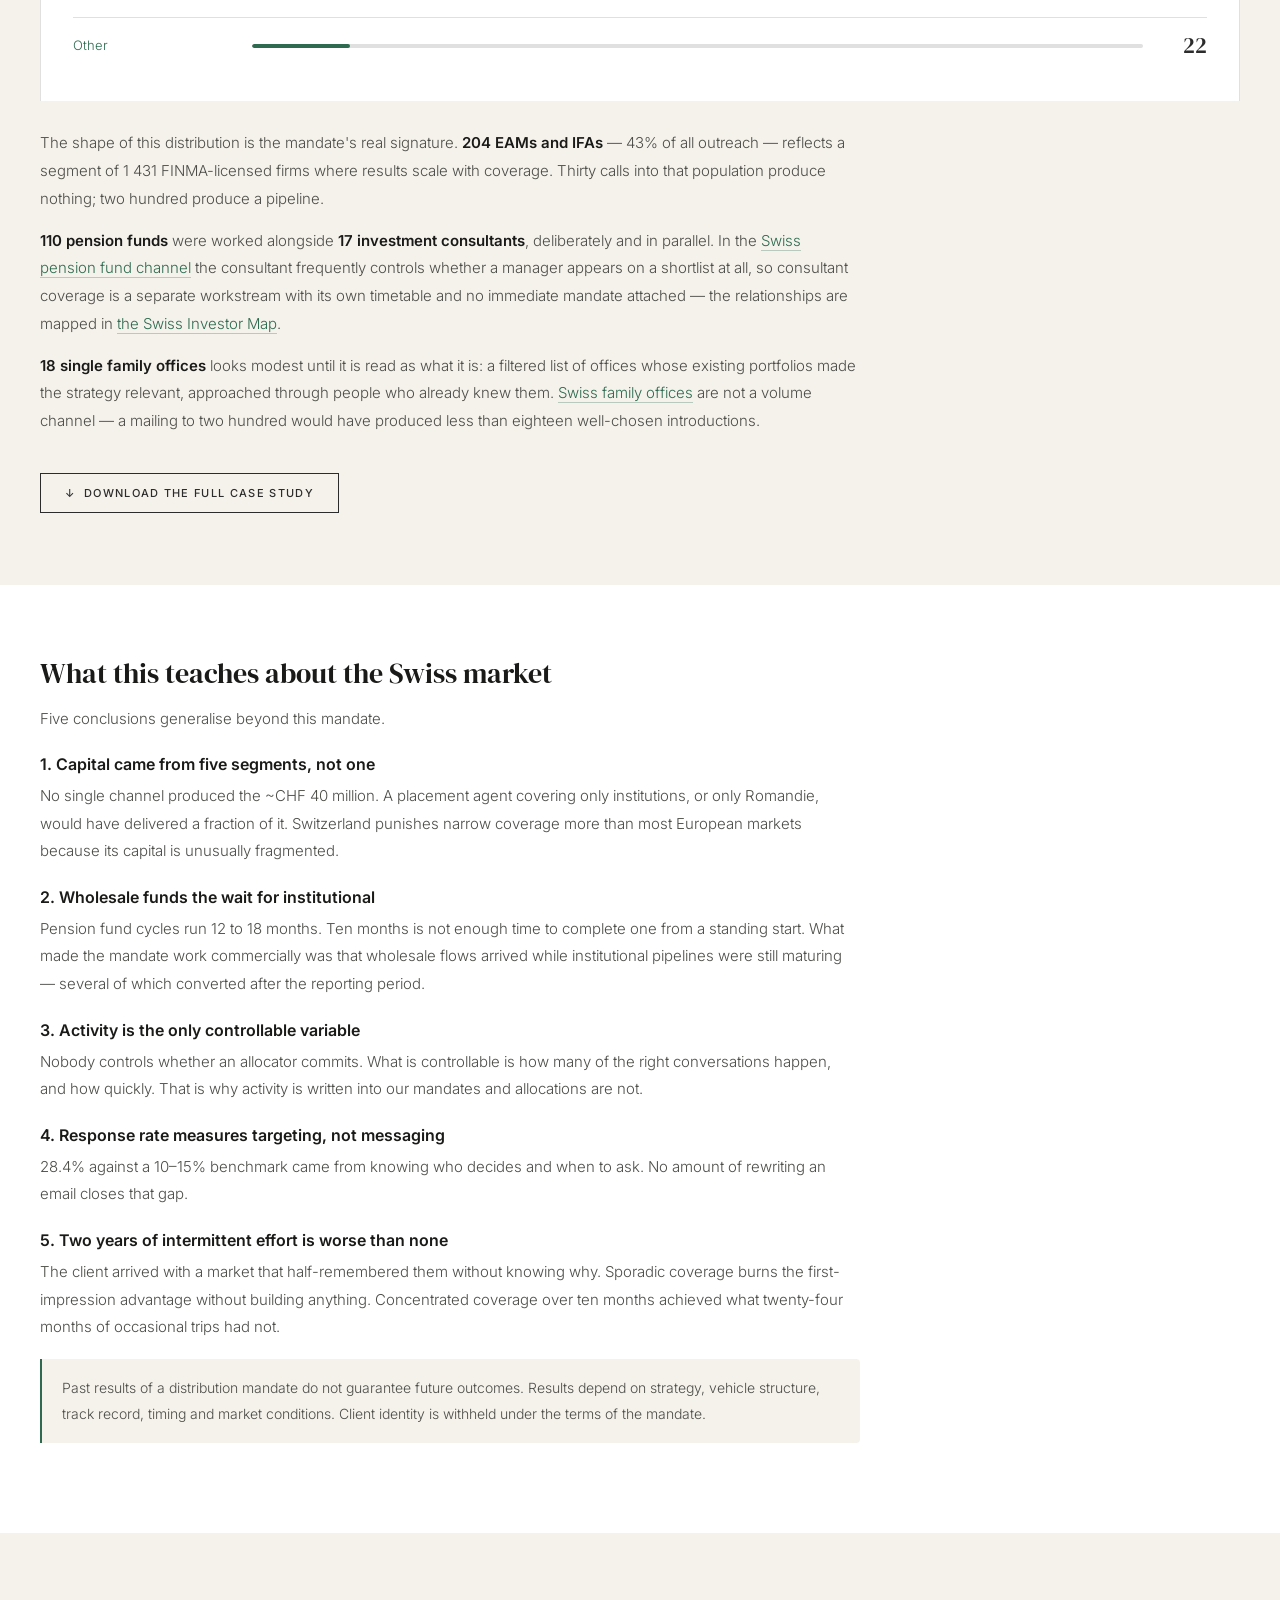
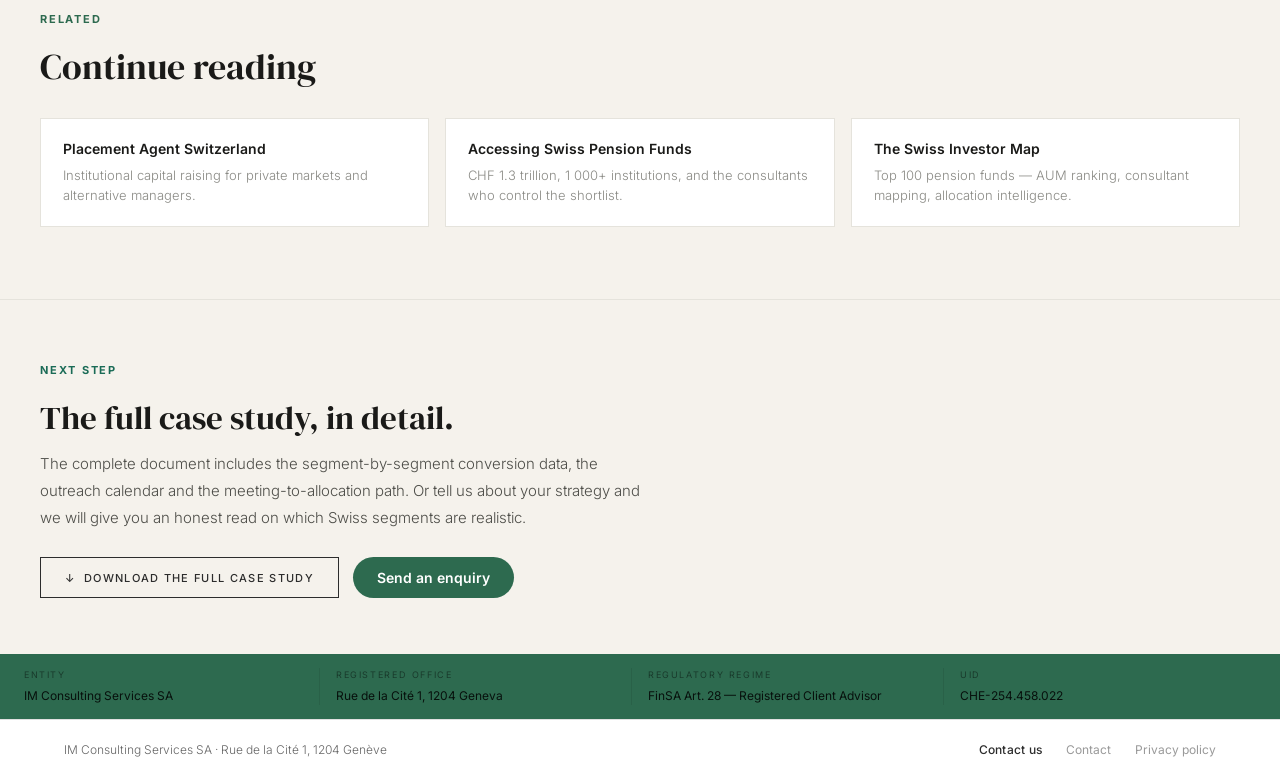
<file: case-study-private-markets.html>
<!DOCTYPE html>
<html lang="en">
<head>
<!-- Google tag (gtag.js) — Google Consent Mode v2 -->
<script>
  window.dataLayer = window.dataLayer || [];
  function gtag(){dataLayer.push(arguments);}
  // Deny by default, before any Google tag loads.
  gtag('consent', 'default', {
    ad_storage:            'denied',
    ad_user_data:          'denied',
    ad_personalization:    'denied',
    analytics_storage:     'denied',
    functionality_storage: 'granted',
    security_storage:      'granted',
    wait_for_update:       500
  });
  // Restore a previously granted choice before measurement starts.
  try {
    if (localStorage.getItem('imc-consent') === 'granted') {
      gtag('consent', 'update', {
        ad_storage:         'granted',
        ad_user_data:       'granted',
        ad_personalization: 'granted',
        analytics_storage:  'granted'
      });
    }
  } catch (e) {}
  gtag('js', new Date());
  gtag('config', 'G-DBSGGFBSQ2');
  gtag('config', 'AW-18202239440');
</script>
<script async src="https://www.googletagmanager.com/gtag/js?id=G-DBSGGFBSQ2"></script>
<meta charset="UTF-8">
<meta name="viewport" content="width=device-width, initial-scale=1.0">
<link rel="icon" type="image/svg+xml" href="data:image/svg+xml,%3Csvg xmlns='http://www.w3.org/2000/svg' viewBox='0 0 100 100'%3E%3Ctext x='50' y='68' font-size='52' fill='%231A1A18' text-anchor='middle' font-family='Inter,Helvetica,Arial,sans-serif' font-weight='500' letter-spacing='-2'%3EIM%3C/text%3E%3C/svg%3E">

<title>Case Study: CHF 40M Raised from Swiss Investors in 10 Months</title>
<meta name="description" content="How a ~CHF 6bn European alternative boutique raised ~CHF 40M net new capital from Swiss institutional investors in 10 months. 470 investors, 52 meetings.">
<meta name="robots" content="index, follow">
<link rel="canonical" href="https://www.im-consultingservices.ch/case-study-private-markets.html">

<meta property="og:type" content="article">
<meta property="og:url" content="https://www.im-consultingservices.ch/case-study-private-markets.html">
<meta property="og:title" content="Case Study: CHF 40M Raised from Swiss Investors in 10 Months | IM Consulting Services">
<meta property="og:description" content="How a ~CHF 6bn European alternative boutique raised ~CHF 40M net new capital from Swiss institutional investors in 10 months. 470 investors, 52 meetings.">
<meta name="twitter:card" content="summary">
<meta name="twitter:title" content="Case Study: CHF 40M Raised from Swiss Investors in 10 Months">
<meta name="twitter:description" content="470 investors reached, 28.4% response rate, 52 portfolio manager meetings, ~CHF 40M net new capital.">

<script type="application/ld+json">
{
  "@context": "https://schema.org",
  "@graph": [
    {
      "@type": "BreadcrumbList",
      "itemListElement": [
        { "@type": "ListItem", "position": 1, "name": "Home", "item": "https://www.im-consultingservices.ch/" },
        { "@type": "ListItem", "position": 2, "name": "Case study: private markets", "item": "https://www.im-consultingservices.ch/case-study-private-markets.html" }
      ]
    },
    {
      "@type": "Article",
      "headline": "Case Study: From Mandate Signature to ~CHF 40M Net New Capital in 10 Months",
      "description": "How a ~CHF 6bn European alternative boutique raised ~CHF 40M net new capital from Swiss institutional investors in 10 months.",
      "mainEntityOfPage": "https://www.im-consultingservices.ch/case-study-private-markets.html",
      "author": {
        "@type": "Organization",
        "name": "IM Consulting Services SA",
        "url": "https://www.im-consultingservices.ch"
      },
      "publisher": {
        "@type": "Organization",
        "name": "IM Consulting Services SA",
        "url": "https://www.im-consultingservices.ch"
      }
    }
  ]
}
</script>

<meta http-equiv="Content-Security-Policy" content="upgrade-insecure-requests">
<link rel="preconnect" href="https://fonts.googleapis.com">
<link rel="preconnect" href="https://fonts.gstatic.com" crossorigin>
<link rel="preload" href="https://fonts.googleapis.com/css2?family=Inter:wght@300;400;500;600;700&family=DM+Serif+Display:ital@0;1&display=swap" as="style" onload="this.onload=null;this.rel='stylesheet'">
<noscript><link href="https://fonts.googleapis.com/css2?family=Inter:wght@300;400;500;600;700&family=DM+Serif+Display:ital@0;1&display=swap" rel="stylesheet"></noscript>
<link rel="stylesheet" href="style.css">
</head>
<body>

<!-- ── MODALS ──────────────────────────────────────── -->

<!-- MODAL: Swiss Investor Map -->
<div class="modal-ov" id="modal">
  <div class="modal">
    <button class="modal-x" onclick="closeModal()">&times;</button>
    <div class="modal-lbl">Proprietary Research &middot; 2026</div>
    <div class="modal-ttl">Request the Swiss Investor Map</div>
    <div class="modal-desc">Top 100 Swiss pension funds &mdash; AUM ranking, consultant mapping, allocation intelligence.</div>
    <form class="mf" id="modal-form">
      <div class="mf-grid">
        <input type="text" name="name" placeholder="Full name *" required>
        <input type="text" name="function" placeholder="Function *" required>
        <input type="text" name="company" placeholder="Company *" required>
        <input type="email" name="email" placeholder="Professional email *" required>
        <input type="text" name="strategy" placeholder="Strategy">
        <input type="text" name="aum" placeholder="AUM under management">
        <select name="domicile" class="full">
          <option value="" disabled selected>Fund domicile</option>
          <option>Luxembourg</option><option>Ireland</option>
          <option>Switzerland</option><option>Cayman Islands</option><option>Other</option>
        </select>
        <button type="submit" class="mf-btn full">Request the Swiss Investor Map &rarr;</button>
      </div>
    </form>
    <div class="mfine">We will contact you within 24 hours. No spam.</div>
  </div>
</div>

<!-- MODAL: Download -->
<div class="modal-ov" id="dl-modal">
  <div class="modal">
    <button class="modal-x" onclick="closeDownloadModal()">&times;</button>
    <div class="modal-lbl" id="dl-modal-lbl">Download</div>
    <div class="modal-ttl" id="dl-modal-ttl">Request the document</div>
    <div class="modal-desc">Leave your details and we will send it to you within 24 hours.</div>
    <form class="mf" id="dl-form">
      <div class="mf-grid">
        <input type="text" name="name" placeholder="Full name *" required>
        <input type="text" name="function" placeholder="Function *" required>
        <input type="text" name="company" placeholder="Company *" required>
        <input type="email" name="email" placeholder="Professional email *" required>
        <input type="hidden" name="document" id="dl-doc-field" value="">
        <button type="submit" class="mf-btn full">Request &rarr;</button>
      </div>
    </form>
    <div class="mfine" id="dl-success" style="display:none">&#10003;&nbsp; Thank you. We will send it within 24 hours.</div>
    <div class="mfine">No spam &middot; Professional use only</div>
  </div>
</div>

<!-- MODAL: Contact -->
<div class="modal-ov" id="contact-modal">
  <div class="modal">
    <button class="modal-x" onclick="closeContactModal()">&times;</button>
    <div class="modal-lbl">IM Consulting Services SA</div>
    <div class="modal-ttl">Send an enquiry</div>
    <div class="modal-desc">We will respond within 24 hours.</div>
    <form class="mf" id="contact-form">
      <div class="mf-grid">
        <input type="text" name="name" placeholder="Full name *" required>
        <input type="text" name="function" placeholder="Function *" required>
        <input type="text" name="company" placeholder="Company *" required>
        <input type="email" name="email" placeholder="Professional email *" required>
        <input type="text" name="strategy" placeholder="Strategy (UCITS, ILS...)">
        <input type="text" name="aum" placeholder="AUM under management">
        <button type="submit" class="mf-btn full">Send enquiry &rarr;</button>
      </div>
    </form>
    <div class="mfine">No spam &middot; We will respond within 24 hours</div>
  </div>
</div>

<!-- ── NAVIGATION ──────────────────────────────────── -->
<nav class="nav" role="navigation" aria-label="Main navigation">
  <a href="/" class="nav__logo" aria-label="IM Consulting Services" style="font-size:1rem;font-weight:700;letter-spacing:-0.02em">IM Consulting Services</a>
  <ul class="nav__links" role="list">
    <li class="nav__dd">
      <button class="nav__dd-btn" aria-expanded="false" aria-haspopup="true">
        Services
        <svg viewBox="0 0 12 12" aria-hidden="true"><polyline points="2,4 6,8 10,4"></polyline></svg>
      </button>
      <ul class="nav__dd-menu" role="list">
        <li><a href="/placement-agent-switzerland.html">Placement Agent Switzerland</a></li>
        <li><a href="/third-party-marketing-switzerland.html">Third Party Marketing Switzerland</a></li>
        <li><a href="/swiss-pension-funds.html">Swiss Pension Funds</a></li>
        <li><a href="/swiss-family-offices.html">Swiss Family Offices</a></li>
        <li><a href="/ucits-distribution-switzerland.html">UCITS Distribution Switzerland</a></li>
      </ul>
    </li>
    <li><a href="/case-study-private-markets.html" class="nav__link" aria-current="page">Case study</a></li>
    <li><a href="/#results" class="nav__link">Results</a></li>
    <li><a href="/swiss-investor-map.html" class="nav__link">Swiss Investor Map</a></li>
    <li class="nav-anchor"><a href="/#market" class="nav__link">The Market</a></li>
    <li class="nav-anchor"><a href="/#coverage" class="nav__link">Our Model</a></li>
    <li class="nav-anchor"><a href="/#team" class="nav__link">Team</a></li>
    <li><a href="/contact.html" class="nav__link">Contact</a></li>
  </ul>
  <div class="nav__controls">
    <button class="btn-accent" onclick="openContactModal()">Contact us</button>
    <button class="nav__hamburger" aria-label="Open menu" aria-expanded="false">
      <span></span><span></span><span></span>
    </button>
  </div>
</nav>

<div class="nav__overlay" role="dialog" aria-modal="true" aria-label="Navigation menu">
  <button class="overlay-close" aria-label="Close menu">&times;</button>
  <span class="nav__group-lbl">Services</span>
  <a href="/placement-agent-switzerland.html" class="nav__link nav__link--sub">Placement Agent Switzerland</a>
  <a href="/third-party-marketing-switzerland.html" class="nav__link nav__link--sub">Third Party Marketing Switzerland</a>
  <a href="/swiss-pension-funds.html" class="nav__link nav__link--sub">Swiss Pension Funds</a>
  <a href="/swiss-family-offices.html" class="nav__link nav__link--sub">Swiss Family Offices</a>
  <a href="/ucits-distribution-switzerland.html" class="nav__link nav__link--sub">UCITS Distribution Switzerland</a>
  <span class="nav__group-lbl">Resources</span>
  <a href="/case-study-private-markets.html" class="nav__link">Case study</a>
  <a href="/#results" class="nav__link">Results</a>
  <a href="/swiss-investor-map.html" class="nav__link">Swiss Investor Map</a>
  <span class="nav__group-lbl">Company</span>
  <a href="/#market" class="nav__link">The Market</a>
  <a href="/#coverage" class="nav__link">Our Model</a>
  <a href="/#team" class="nav__link">Team</a>
  <a href="/contact.html" class="nav__link">Contact</a>
</div>

<!-- ── PAGE HEADER ─────────────────────────────────── -->
<header class="page-head">
  <div class="w">
    <nav class="crumb" aria-label="Breadcrumb">
      <ol>
        <li><a href="/">Home</a></li>
        <li class="crumb-sep" aria-hidden="true">&rsaquo;</li>
        <li aria-current="page">Case study: private markets</li>
      </ol>
    </nav>
    <span class="eyebrow">Proof of Concept &middot; Real Mandate</span>
    <h1>Case Study: From Mandate Signature to ~CHF&nbsp;40M Net New Capital in 10 Months</h1>
    <p class="page-lede">A European alternative boutique with approximately <strong>CHF 6 billion</strong> under management had no Swiss presence and no Swiss investors. Ten months later it had <strong>~CHF 40 million of net new capital</strong> from Swiss allocators, sourced across five different investor segments.</p>
  </div>
</header>

<!-- ── MAIN CONTENT ────────────────────────────────── -->
<main>

  <!-- 1 — CONTEXT -->
  <section class="section-light sec">
    <div class="w">
      <div class="pg-body fade-up">
        <h2>The context</h2>
        <p>The client was an established European alternative manager of roughly CHF 6 billion, well known in its home market and with a credible institutional track record. Switzerland was a stated priority and had been for two years. Nothing had happened.</p>
        <p>The reasons were familiar. Coverage had been attempted from head office, in English, with occasional two-day trips to Zurich. The map was a purchased contact list. Nobody knew which allocators had already looked at the strategy, which had passed, or which had never heard of the firm at all. Two years of intermittent effort had produced a handful of polite meetings and no capital.</p>
      </div>
      <div class="poc-meta fade-up">
        <div class="poc-m"><div class="poc-ml">Strategy</div><div class="poc-mv">Private Markets + UCITS</div></div>
        <div class="poc-m"><div class="poc-ml">Partner</div><div class="poc-mv">~CHF 6bn European alternative boutique</div></div>
        <div class="poc-m"><div class="poc-ml">Scope</div><div class="poc-mv">Swiss institutional investors &mdash; all 4 regions</div></div>
      </div>
      <div class="pg-body fade-up" style="margin-top:24px">
        <p>The mandate covered two vehicle types at once &mdash; closed-ended private markets funds for the institutional channel, and UCITS share classes for wholesale buyers. That combination is what made full-segment coverage worth doing: a single-channel agent would have had to leave half the opportunity untouched.</p>
        <p>The objective was deliberately framed as activity, not as a capital target. Volume of qualified outreach, number of meetings, and coverage across all eight segments were written into the mandate. The capital raised was the consequence.</p>
      </div>
    </div>
  </section>

  <!-- 2 — APPROACH -->
  <section class="section-light--alt sec">
    <div class="w">
      <div class="pg-body fade-up">
        <h2>The approach</h2>
        <p>Nothing was built during the mandate. Our map of <strong>1 067 organisations</strong> and <strong>8 865 named decision-makers</strong> across eight segments and four regions is maintained continuously, independent of any client. Week one was qualification, not research.</p>
        <h3>Filtering before calling</h3>
        <p>The first step was subtraction. Of 1 067 organisations, we identified those that could realistically invest in this strategy &mdash; the right vehicle type, an appropriate ticket size, no conflicting incumbent, and a place in their allocation cycle where the conversation made sense. That produced a working universe of 470.</p>
        <h3>Four regions, in the right language</h3>
        <p>Romandie, Zurich and German-speaking Switzerland, Basel and Ticino were covered in parallel rather than sequentially. Allocators in Geneva and Zurich read different press, attend different events and behave differently in a first meeting. Covering one and calling it Switzerland is the most common failure mode we see.</p>
        <h3>Both channels at once</h3>
        <p>The wholesale channel &mdash; private banks, EAMs, IFAs &mdash; was worked for volume and early flows. The institutional channel &mdash; pension funds, consultants, insurers, family offices &mdash; was worked for size and patience. Running them together mattered: wholesale tickets arrived while institutional pipelines were still in month four of a twelve-month cycle.</p>
        <h3>Follow-up as the product</h3>
        <p>Every interaction was logged in CRM and handed back to the client at the end of the mandate. The DDQ and RFP work that follows a positive first meeting was handled locally, which is precisely where foreign managers running Swiss coverage from head office tend to lose momentum.</p>
      </div>
    </div>
  </section>

  <!-- 3 — THE NUMBERS -->
  <section class="section-light sec">
    <div class="w">
      <div class="sec-h fade-up">
        <span class="eyebrow">Results</span>
        <h2>The numbers</h2>
      </div>
      <div class="kpis fade-up">
        <div class="kpi"><div class="kpi-n">470</div><div class="kpi-l"><b>Investors reached</b>All segments and regions</div></div>
        <div class="kpi"><div class="kpi-n">28.4%</div><div class="kpi-l"><b>Response rate</b>vs 10&ndash;15% benchmark</div></div>
        <div class="kpi"><div class="kpi-n">52</div><div class="kpi-l"><b>Portfolio manager meetings</b>CIOs and fund selectors</div></div>
        <div class="kpi"><div class="kpi-n hl">~CHF 40M</div><div class="kpi-l"><b>Net new capital</b>Raised during the mandate</div></div>
      </div>
      <div class="pg-body fade-up" style="margin-top:28px">
        <p>The <strong>28.4% response rate</strong> is the number worth dwelling on. A market benchmark of 10&ndash;15% is what a well-executed campaign produces when the sender is unknown to the recipient. Nearly doubling it is not a function of better copywriting. It comes from reaching the individual who actually decides, at a point in their cycle when the question is relevant, through a sender they recognise.</p>
        <p><strong>52 portfolio manager meetings</strong> from 470 contacts is a conversion of roughly one in nine &mdash; and these were meetings with CIOs and fund selectors, not introductory calls with relationship managers.</p>
      </div>
    </div>
  </section>

  <!-- 4 — BREAKDOWN -->
  <section class="section-light--alt sec">
    <div class="w">
      <div class="sec-h fade-up">
        <span class="eyebrow">Distribution of effort</span>
        <h2>Breakdown by sub-segment</h2>
      </div>
      <div class="seg-bk-full fade-up">
        <div class="bk-lbl">Investor outreach by sub-segment</div>
        <div class="bk-row"><span class="bk-name">IFA &amp; EAM</span><div class="bk-bar-w"><div class="bk-bar" style="width:100%"></div></div><span class="bk-n">204</span></div>
        <div class="bk-row"><span class="bk-name">Pension Fund</span><div class="bk-bar-w"><div class="bk-bar" style="width:54%"></div></div><span class="bk-n">110</span></div>
        <div class="bk-row"><span class="bk-name">Private Bank</span><div class="bk-bar-w"><div class="bk-bar" style="width:25%"></div></div><span class="bk-n">50</span></div>
        <div class="bk-row"><span class="bk-name">Retail &amp; Cantonal Bank</span><div class="bk-bar-w"><div class="bk-bar" style="width:15%"></div></div><span class="bk-n">31</span></div>
        <div class="bk-row"><span class="bk-name">Single Family Office</span><div class="bk-bar-w"><div class="bk-bar" style="width:9%"></div></div><span class="bk-n">18</span></div>
        <div class="bk-row"><span class="bk-name">Investment Consultant</span><div class="bk-bar-w"><div class="bk-bar" style="width:8%"></div></div><span class="bk-n">17</span></div>
        <div class="bk-row"><span class="bk-name">Insurance</span><div class="bk-bar-w"><div class="bk-bar" style="width:6%"></div></div><span class="bk-n">12</span></div>
        <div class="bk-row"><span class="bk-name">Other</span><div class="bk-bar-w"><div class="bk-bar" style="width:11%"></div></div><span class="bk-n">22</span></div>
      </div>
      <div class="pg-body fade-up" style="margin-top:28px">
        <p>The shape of this distribution is the mandate's real signature. <strong>204 EAMs and IFAs</strong> &mdash; 43% of all outreach &mdash; reflects a segment of 1 431 FINMA-licensed firms where results scale with coverage. Thirty calls into that population produce nothing; two hundred produce a pipeline.</p>
        <p><strong>110 pension funds</strong> were worked alongside <strong>17 investment consultants</strong>, deliberately and in parallel. In the <a href="/swiss-pension-funds.html">Swiss pension fund channel</a> the consultant frequently controls whether a manager appears on a shortlist at all, so consultant coverage is a separate workstream with its own timetable and no immediate mandate attached &mdash; the relationships are mapped in <a href="/swiss-investor-map.html">the Swiss Investor Map</a>.</p>
        <p><strong>18 single family offices</strong> looks modest until it is read as what it is: a filtered list of offices whose existing portfolios made the strategy relevant, approached through people who already knew them. <a href="/swiss-family-offices.html">Swiss family offices</a> are not a volume channel &mdash; a mailing to two hundred would have produced less than eighteen well-chosen introductions.</p>
      </div>
      <button class="btn-dl-yellow" onclick="openDownloadModal('Full Case Study')">&#8595;&nbsp; Download the full case study</button>
    </div>
  </section>

  <!-- 5 — LESSONS -->
  <section class="section-light sec">
    <div class="w">
      <div class="pg-body fade-up">
        <h2>What this teaches about the Swiss market</h2>
        <p>Five conclusions generalise beyond this mandate.</p>
        <h3>1. Capital came from five segments, not one</h3>
        <p>No single channel produced the ~CHF 40 million. A placement agent covering only institutions, or only Romandie, would have delivered a fraction of it. Switzerland punishes narrow coverage more than most European markets because its capital is unusually fragmented.</p>
        <h3>2. Wholesale funds the wait for institutional</h3>
        <p>Pension fund cycles run 12 to 18 months. Ten months is not enough time to complete one from a standing start. What made the mandate work commercially was that wholesale flows arrived while institutional pipelines were still maturing &mdash; several of which converted after the reporting period.</p>
        <h3>3. Activity is the only controllable variable</h3>
        <p>Nobody controls whether an allocator commits. What is controllable is how many of the right conversations happen, and how quickly. That is why activity is written into our mandates and allocations are not.</p>
        <h3>4. Response rate measures targeting, not messaging</h3>
        <p>28.4% against a 10&ndash;15% benchmark came from knowing who decides and when to ask. No amount of rewriting an email closes that gap.</p>
        <h3>5. Two years of intermittent effort is worse than none</h3>
        <p>The client arrived with a market that half-remembered them without knowing why. Sporadic coverage burns the first-impression advantage without building anything. Concentrated coverage over ten months achieved what twenty-four months of occasional trips had not.</p>
        <div class="pg-note">
          <p>Past results of a distribution mandate do not guarantee future outcomes. Results depend on strategy, vehicle structure, track record, timing and market conditions. Client identity is withheld under the terms of the mandate.</p>
        </div>
      </div>
    </div>
  </section>

  <!-- RELATED -->
  <section class="section-light--alt sec">
    <div class="w">
      <div class="sec-h fade-up">
        <span class="eyebrow">Related</span>
        <h2>Continue reading</h2>
      </div>
      <div class="rel-links fade-up">
        <a class="rel-card" href="/placement-agent-switzerland.html">
          <div class="rel-card-t">Placement Agent Switzerland</div>
          <div class="rel-card-d">Institutional capital raising for private markets and alternative managers.</div>
        </a>
        <a class="rel-card" href="/swiss-pension-funds.html">
          <div class="rel-card-t">Accessing Swiss Pension Funds</div>
          <div class="rel-card-d">CHF 1.3 trillion, 1 000+ institutions, and the consultants who control the shortlist.</div>
        </a>
        <a class="rel-card" href="/swiss-investor-map.html">
          <div class="rel-card-t">The Swiss Investor Map</div>
          <div class="rel-card-d">Top 100 pension funds &mdash; AUM ranking, consultant mapping, allocation intelligence.</div>
        </a>
      </div>
    </div>
  </section>

</main>

<!-- ── END-OF-PAGE CTA ─────────────────────────────── -->
<section class="cta-band">
  <div class="cta-inner fade-up">
    <span class="eyebrow">Next step</span>
    <h2>The full case study, in detail.</h2>
    <p>The complete document includes the segment-by-segment conversion data, the outreach calendar and the meeting-to-allocation path. Or tell us about your strategy and we will give you an honest read on which Swiss segments are realistic.</p>
    <div class="cta-actions">
      <button class="btn-dl-yellow" onclick="openDownloadModal('Full Case Study')">&#8595;&nbsp; Download the full case study</button>
      <button class="btn-accent" onclick="openContactModal()">Send an enquiry</button>
    </div>
  </div>
</section>

<!-- ── COMPLIANCE BAND ─────────────────────────────── -->
<div class="compliance-band">
  <div class="comp-grid">
    <div class="comp-col"><div class="comp-l">Entity</div><div class="comp-v">IM Consulting Services SA</div></div>
    <div class="comp-col"><div class="comp-l">Registered Office</div><div class="comp-v">Rue de la Cit&eacute; 1, 1204 Geneva</div></div>
    <div class="comp-col"><div class="comp-l">Regulatory Regime</div><div class="comp-v">FinSA Art. 28 &mdash; Registered Client Advisor</div></div>
    <div class="comp-col"><div class="comp-l">UID</div><div class="comp-v">CHE-254.458.022</div></div>
  </div>
</div>

<!-- ── FOOTER ──────────────────────────────────────── -->
<footer class="footer-bar">
  <span class="footer-bar__left">
    IM Consulting Services SA &middot; Rue de la Cit&eacute; 1, 1204 Gen&egrave;ve
  </span>
  <div class="footer-bar__right">
    <a href="mailto:gp@im-consultingservices.ch" class="footer-contact-link">Contact us</a>
    <a href="/contact.html" class="footer-bar__link">Contact</a>
    <a href="/privacy.html" class="footer-bar__link">Privacy policy</a>
  </div>
</footer>

<!-- ── COOKIE CONSENT BANNER ────────────────────── -->
<div class="cookie-banner" id="cookie-banner" role="dialog" aria-label="Cookie consent" aria-live="polite" hidden>
  <p class="cookie-banner__text">We use Google Analytics and Google Ads cookies to measure traffic and advertising performance. They are set only if you accept. Essential site functions and the contact forms &mdash; processed via FormSubmit &mdash; work either way. See our <a href="/privacy.html">Privacy Policy</a>.</p>
  <div class="cookie-banner__actions">
    <button type="button" class="btn-outline-dark btn-sm" id="cookie-reject">Reject non-essential</button>
    <button type="button" class="btn-accent btn-sm" id="cookie-accept">Accept all</button>
  </div>
</div>
<script src="main.js?v=2"></script>
<script src="consent.js"></script>
</body>
</html>
</file>
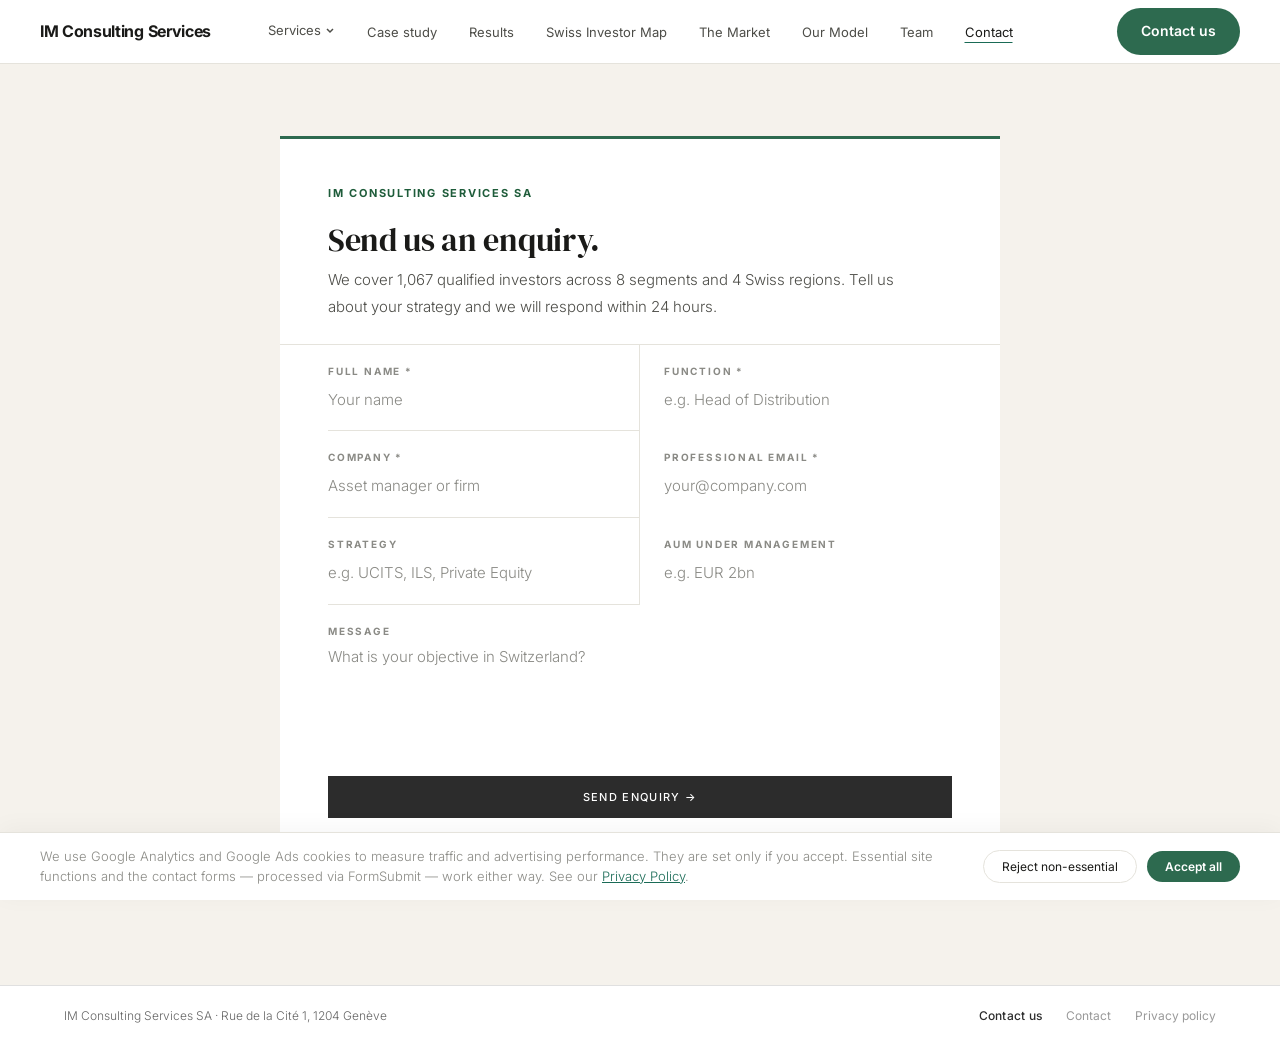
<file: contact.html>
<!DOCTYPE html>
<html lang="en">
<head>
<!-- Google tag (gtag.js) — Google Consent Mode v2 -->
<script>
  window.dataLayer = window.dataLayer || [];
  function gtag(){dataLayer.push(arguments);}
  // Deny by default, before any Google tag loads.
  gtag('consent', 'default', {
    ad_storage:            'denied',
    ad_user_data:          'denied',
    ad_personalization:    'denied',
    analytics_storage:     'denied',
    functionality_storage: 'granted',
    security_storage:      'granted',
    wait_for_update:       500
  });
  // Restore a previously granted choice before measurement starts.
  try {
    if (localStorage.getItem('imc-consent') === 'granted') {
      gtag('consent', 'update', {
        ad_storage:         'granted',
        ad_user_data:       'granted',
        ad_personalization: 'granted',
        analytics_storage:  'granted'
      });
    }
  } catch (e) {}
  gtag('js', new Date());
  gtag('config', 'G-DBSGGFBSQ2');
  gtag('config', 'AW-18202239440');
</script>
<script async src="https://www.googletagmanager.com/gtag/js?id=G-DBSGGFBSQ2"></script>
<meta charset="UTF-8">
<meta name="viewport" content="width=device-width, initial-scale=1.0">
<link rel="icon" type="image/svg+xml" href="data:image/svg+xml,%3Csvg xmlns='http://www.w3.org/2000/svg' viewBox='0 0 100 100'%3E%3Ctext x='50' y='68' font-size='52' fill='%231A1A18' text-anchor='middle' font-family='Inter,Helvetica,Arial,sans-serif' font-weight='500' letter-spacing='-2'%3EIM%3C/text%3E%3C/svg%3E">
<title>Contact | IM Consulting Services &mdash; Swiss Fund Distribution</title>
<meta name="description" content="Contact IM Consulting Services SA &mdash; Geneva-based placement agent for asset managers entering Switzerland. 1,067 qualified investors across 8 segments.">
<meta name="robots" content="index, follow">
<link rel="canonical" href="https://www.im-consultingservices.ch/contact.html">
<meta property="og:title" content="Contact IM Consulting Services &mdash; Third Party Marketing Switzerland">
<meta property="og:description" content="Geneva-based independent placement agent for asset managers entering the Swiss institutional market.">
<meta property="og:url" content="https://www.im-consultingservices.ch/contact.html">
<meta property="og:type" content="website">
<link rel="preconnect" href="https://fonts.googleapis.com">
<link rel="preconnect" href="https://fonts.gstatic.com" crossorigin>
<link rel="preload" href="https://fonts.googleapis.com/css2?family=Inter:wght@300;400;500;600;700&family=DM+Serif+Display:ital@0;1&display=swap" as="style" onload="this.onload=null;this.rel='stylesheet'">
<noscript><link href="https://fonts.googleapis.com/css2?family=Inter:wght@300;400;500;600;700&family=DM+Serif+Display:ital@0;1&display=swap" rel="stylesheet"></noscript>
<link rel="stylesheet" href="style.css">
</head>
<body>

<!-- ── NAVIGATION ──────────────────────────────────── -->
<nav class="nav" role="navigation" aria-label="Main navigation">
  <a href="/" class="nav__logo" aria-label="IM Consulting Services" style="font-size:1rem;font-weight:700;letter-spacing:-0.02em">IM Consulting Services</a>
  <ul class="nav__links" role="list">
    <li class="nav__dd">
      <button class="nav__dd-btn" aria-expanded="false" aria-haspopup="true">
        Services
        <svg viewBox="0 0 12 12" aria-hidden="true"><polyline points="2,4 6,8 10,4"></polyline></svg>
      </button>
      <ul class="nav__dd-menu" role="list">
        <li><a href="/placement-agent-switzerland.html">Placement Agent Switzerland</a></li>
        <li><a href="/third-party-marketing-switzerland.html">Third Party Marketing Switzerland</a></li>
        <li><a href="/swiss-pension-funds.html">Swiss Pension Funds</a></li>
        <li><a href="/swiss-family-offices.html">Swiss Family Offices</a></li>
        <li><a href="/ucits-distribution-switzerland.html">UCITS Distribution Switzerland</a></li>
      </ul>
    </li>
    <li><a href="/case-study-private-markets.html" class="nav__link">Case study</a></li>
    <li><a href="/#results" class="nav__link">Results</a></li>
    <li><a href="/swiss-investor-map.html" class="nav__link">Swiss Investor Map</a></li>
    <li class="nav-anchor"><a href="/#market" class="nav__link">The Market</a></li>
    <li class="nav-anchor"><a href="/#coverage" class="nav__link">Our Model</a></li>
    <li class="nav-anchor"><a href="/#team" class="nav__link">Team</a></li>
    <li><a href="/contact.html" class="nav__link" aria-current="page">Contact</a></li>
  </ul>
  <div class="nav__controls">
    <a href="#contact-page-form" class="btn-accent">Contact us</a>
    <button class="nav__hamburger" aria-label="Open menu" aria-expanded="false">
      <span></span><span></span><span></span>
    </button>
  </div>
</nav>

<div class="nav__overlay" role="dialog" aria-modal="true" aria-label="Navigation menu">
  <button class="overlay-close" aria-label="Close menu">&times;</button>
  <span class="nav__group-lbl">Services</span>
  <a href="/placement-agent-switzerland.html" class="nav__link nav__link--sub">Placement Agent Switzerland</a>
  <a href="/third-party-marketing-switzerland.html" class="nav__link nav__link--sub">Third Party Marketing Switzerland</a>
  <a href="/swiss-pension-funds.html" class="nav__link nav__link--sub">Swiss Pension Funds</a>
  <a href="/swiss-family-offices.html" class="nav__link nav__link--sub">Swiss Family Offices</a>
  <a href="/ucits-distribution-switzerland.html" class="nav__link nav__link--sub">UCITS Distribution Switzerland</a>
  <span class="nav__group-lbl">Resources</span>
  <a href="/case-study-private-markets.html" class="nav__link">Case study</a>
  <a href="/#results" class="nav__link">Results</a>
  <a href="/swiss-investor-map.html" class="nav__link">Swiss Investor Map</a>
  <span class="nav__group-lbl">Company</span>
  <a href="/#market" class="nav__link">The Market</a>
  <a href="/#coverage" class="nav__link">Our Model</a>
  <a href="/#team" class="nav__link">Team</a>
  <a href="/contact.html" class="nav__link" aria-current="page">Contact</a>
</div>

<!-- ── CONTACT PAGE ──────────────────────────────── -->
<div class="contact-page">
  <div class="container">
    <div class="contact-card">
      <div class="contact-card-header">
        <span class="eyebrow" style="color:var(--teal-d)">IM Consulting Services SA</span>
        <h1>Send us an enquiry.</h1>
        <p class="section-sub" style="margin-top:8px">We cover 1,067 qualified investors across 8 segments and 4 Swiss regions. Tell us about your strategy and we will respond within 24 hours.</p>
      </div>

      <form id="contact-page-form">
        <div class="form-section">
          <div class="form-row-2col">
            <div class="form-row"><label>Full name *</label><input type="text" name="name" placeholder="Your name" required></div>
            <div class="form-row"><label>Function *</label><input type="text" name="function" placeholder="e.g. Head of Distribution" required></div>
          </div>
          <div class="form-row-2col">
            <div class="form-row"><label>Company *</label><input type="text" name="company" placeholder="Asset manager or firm" required></div>
            <div class="form-row"><label>Professional email *</label><input type="email" name="email" placeholder="your@company.com" required></div>
          </div>
          <div class="form-row-2col">
            <div class="form-row"><label>Strategy</label><input type="text" name="strategy" placeholder="e.g. UCITS, ILS, Private Equity"></div>
            <div class="form-row"><label>AUM under management</label><input type="text" name="aum" placeholder="e.g. EUR 2bn"></div>
          </div>
          <div class="form-row"><label>Message</label><textarea name="message" placeholder="What is your objective in Switzerland?"></textarea></div>
        </div>
        <div class="submit-row">
          <button type="submit" class="btn-submit">Send enquiry &rarr;</button>
          <p class="form-note-small">No spam &middot; We respond within 24 hours &middot; Professional enquiries only</p>
        </div>
      </form>

      <div class="success-msg" id="contact-success">
        <h3>Thank you.</h3>
        <p>We will respond to your enquiry within 24 hours.</p>
      </div>
    </div>
  </div>
</div>

<!-- ── FOOTER ────────────────────────────────────── -->
<footer class="footer-bar">
  <span class="footer-bar__left">
    IM Consulting Services SA &middot; Rue de la Cit&eacute; 1, 1204 Gen&egrave;ve
  </span>
  <div class="footer-bar__right">
    <a href="mailto:gp@im-consultingservices.ch" class="footer-contact-link">Contact us</a>
    <a href="/contact.html" class="footer-bar__link">Contact</a>
    <a href="privacy.html" class="footer-bar__link">Privacy policy</a>
  </div>
</footer>

<!-- ── COOKIE CONSENT BANNER ────────────────────── -->
<div class="cookie-banner" id="cookie-banner" role="dialog" aria-label="Cookie consent" aria-live="polite" hidden>
  <p class="cookie-banner__text">We use Google Analytics and Google Ads cookies to measure traffic and advertising performance. They are set only if you accept. Essential site functions and the contact forms &mdash; processed via FormSubmit &mdash; work either way. See our <a href="/privacy.html">Privacy Policy</a>.</p>
  <div class="cookie-banner__actions">
    <button type="button" class="btn-outline-dark btn-sm" id="cookie-reject">Reject non-essential</button>
    <button type="button" class="btn-accent btn-sm" id="cookie-accept">Accept all</button>
  </div>
</div>
<script src="main.js?v=2"></script>
<script>
(function () {
  const form = document.getElementById('contact-page-form');
  if (form) {
    form.addEventListener('submit', function (e) {
      e.preventDefault();
      const fd = new FormData(form);
      fd.append('_subject', 'New Enquiry - IM Consulting Services');
      fd.append('_captcha', 'false');
      fetch('https://formsubmit.co/ajax/gp@im-consultingservices.ch', {
        method: 'POST', body: fd, headers: { Accept: 'application/json' }
      }).catch(function(){});
      form.style.display = 'none';
      document.getElementById('contact-success').style.display = 'block';
    });
  }
})();
</script>
<script src="consent.js"></script>
</body>
</html>
</file>
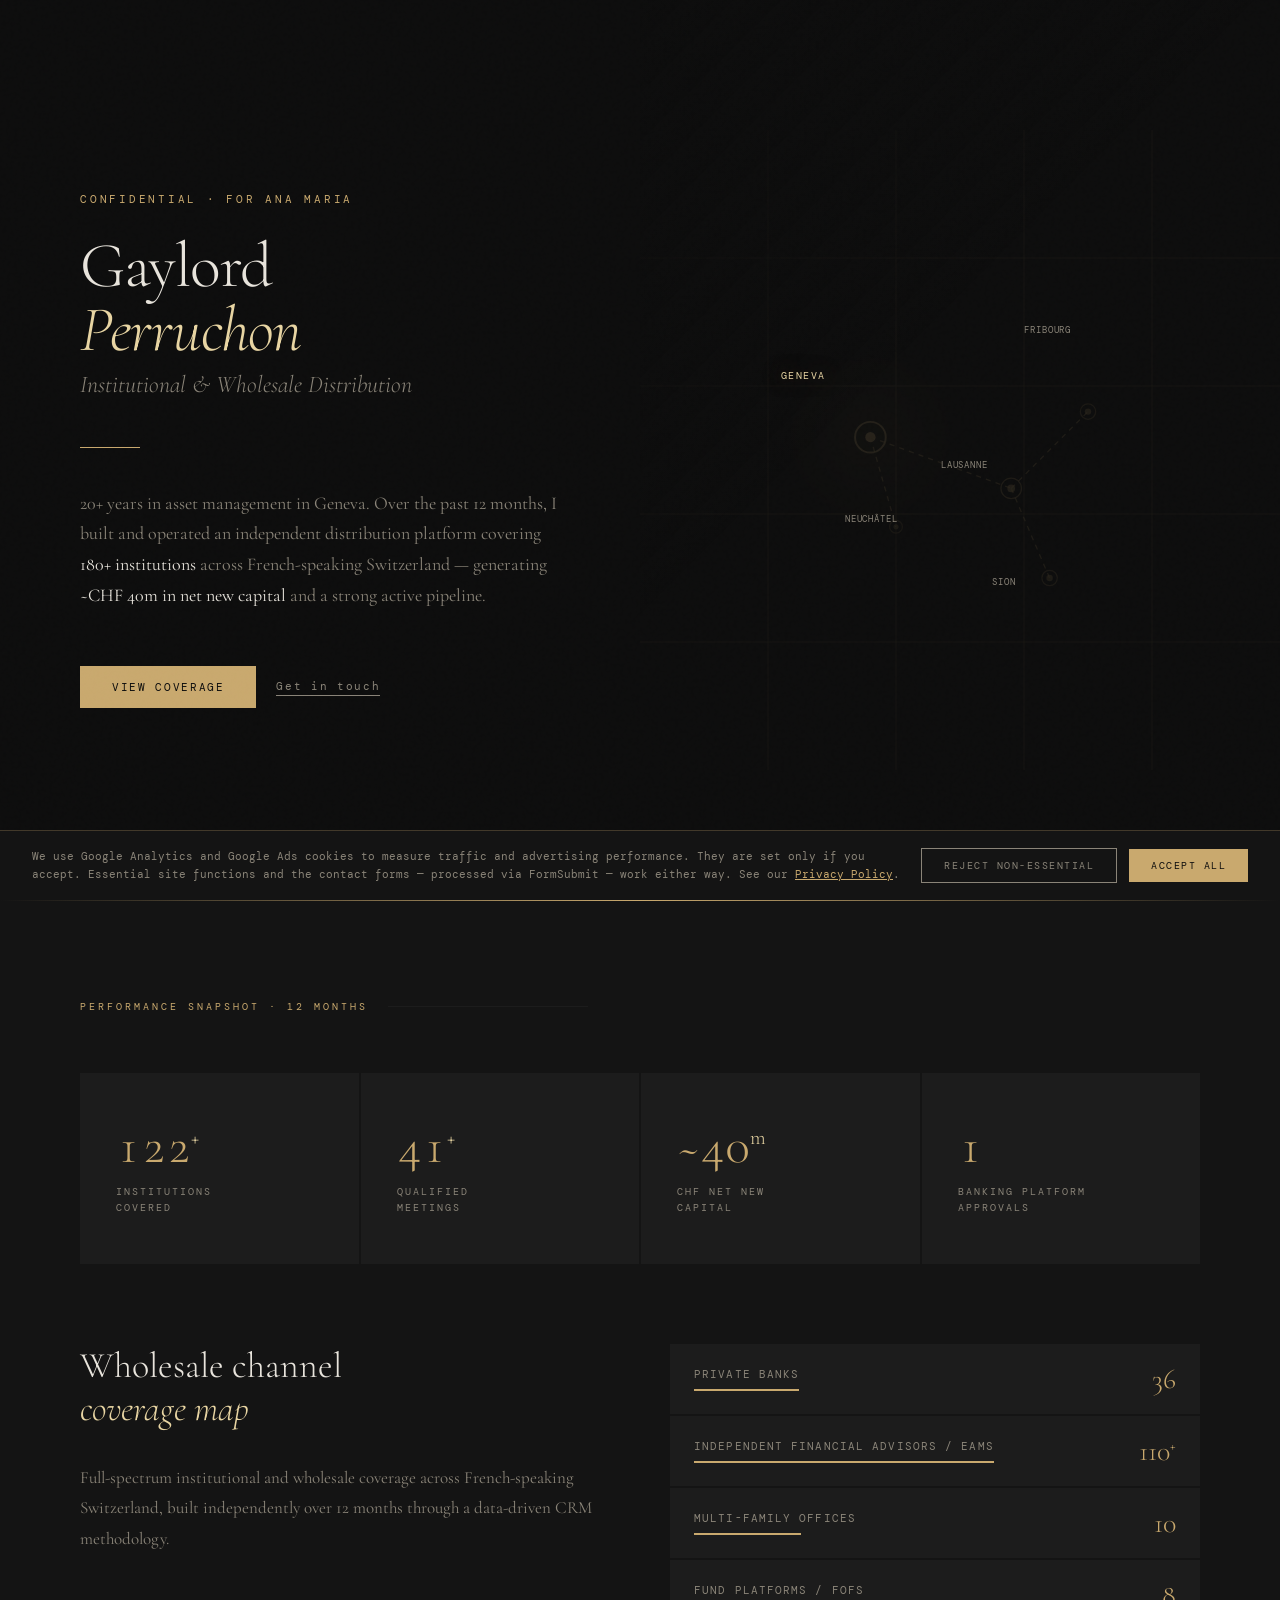
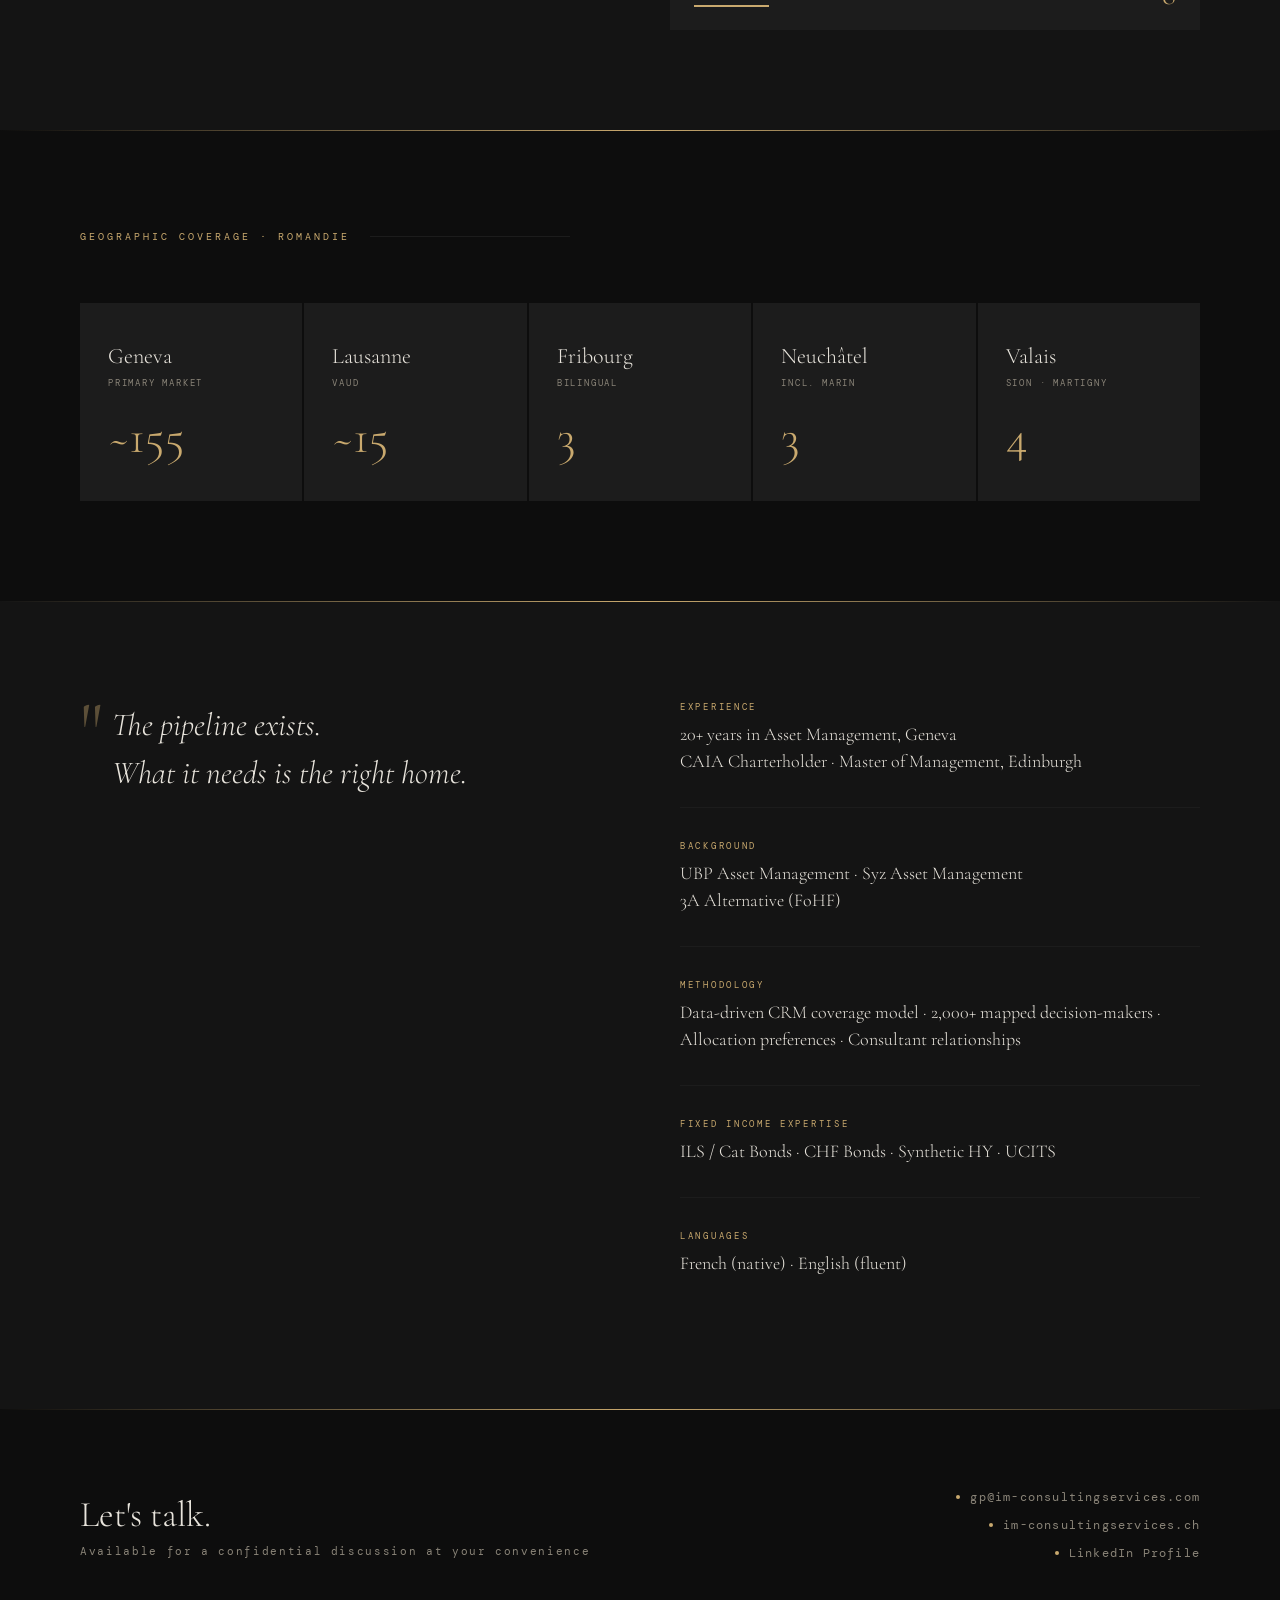
<file: gaylord-perruchon-intro.html>
<!DOCTYPE html>
<html lang="en">
<head>
<!-- Google tag (gtag.js) — Google Consent Mode v2 -->
<script>
  window.dataLayer = window.dataLayer || [];
  function gtag(){dataLayer.push(arguments);}
  // Deny by default, before any Google tag loads.
  gtag('consent', 'default', {
    ad_storage:            'denied',
    ad_user_data:          'denied',
    ad_personalization:    'denied',
    analytics_storage:     'denied',
    functionality_storage: 'granted',
    security_storage:      'granted',
    wait_for_update:       500
  });
  // Restore a previously granted choice before measurement starts.
  try {
    if (localStorage.getItem('imc-consent') === 'granted') {
      gtag('consent', 'update', {
        ad_storage:         'granted',
        ad_user_data:       'granted',
        ad_personalization: 'granted',
        analytics_storage:  'granted'
      });
    }
  } catch (e) {}
  gtag('js', new Date());
  gtag('config', 'G-DBSGGFBSQ2');
  gtag('config', 'AW-18202239440');
</script>
<script async src="https://www.googletagmanager.com/gtag/js?id=G-DBSGGFBSQ2"></script>
<meta charset="UTF-8">
<meta name="viewport" content="width=device-width, initial-scale=1.0">
<link rel="icon" type="image/svg+xml" href="data:image/svg+xml,%3Csvg xmlns='http://www.w3.org/2000/svg' viewBox='0 0 100 100'%3E%3Ctext x='50' y='68' font-size='52' fill='%231A1A18' text-anchor='middle' font-family='Inter,Helvetica,Arial,sans-serif' font-weight='500' letter-spacing='-2'%3EIM%3C/text%3E%3C/svg%3E">
<meta name="robots" content="noindex, nofollow">
<title>Gaylord Perruchon — French-speaking Switzerland Distribution</title>
<link rel="preconnect" href="https://fonts.googleapis.com">
<link href="https://fonts.googleapis.com/css2?family=Cormorant+Garamond:ital,wght@0,300;0,400;0,600;1,300;1,400&family=DM+Mono:wght@300;400&display=swap" rel="stylesheet">
<style>
  :root {
    --gold: #C9A96E;
    --gold-light: #E8D5A3;
    --dark: #0D0D0D;
    --dark-2: #141414;
    --dark-3: #1C1C1C;
    --text: #E8E4DC;
    --text-muted: #8A8478;
    --accent: #C9A96E;
  }

  *, *::before, *::after { box-sizing: border-box; margin: 0; padding: 0; }

  html { scroll-behavior: smooth; }

  body {
    background: var(--dark);
    color: var(--text);
    font-family: 'Cormorant Garamond', Georgia, serif;
    overflow-x: hidden;
    cursor: default;
  }

  /* NOISE OVERLAY */
  body::before {
    content: '';
    position: fixed;
    inset: 0;
    background-image: url("data:image/svg+xml,%3Csvg viewBox='0 0 256 256' xmlns='http://www.w3.org/2000/svg'%3E%3Cfilter id='noise'%3E%3CfeTurbulence type='fractalNoise' baseFrequency='0.9' numOctaves='4' stitchTiles='stitch'/%3E%3C/filter%3E%3Crect width='100%25' height='100%25' filter='url(%23noise)' opacity='0.04'/%3E%3C/svg%3E");
    pointer-events: none;
    z-index: 1000;
    opacity: 0.4;
  }

  /* HERO */
  .hero {
    min-height: 100vh;
    display: grid;
    grid-template-columns: 1fr 1fr;
    position: relative;
    overflow: hidden;
  }

  .hero-left {
    display: flex;
    flex-direction: column;
    justify-content: center;
    padding: 80px 60px 80px 80px;
    position: relative;
    z-index: 2;
  }

  .hero-right {
    position: relative;
    overflow: hidden;
  }

  .hero-right::before {
    content: '';
    position: absolute;
    inset: 0;
    background: linear-gradient(135deg, var(--dark) 0%, transparent 40%);
    z-index: 2;
  }

  /* Animated map dots */
  .map-container {
    position: absolute;
    inset: 0;
    z-index: 1;
    display: flex;
    align-items: center;
    justify-content: center;
  }

  .map-svg {
    width: 100%;
    height: 100%;
    opacity: 0.15;
  }

  .pulse-dot {
    position: absolute;
    border-radius: 50%;
    background: var(--gold);
    animation: pulse-ring 2.5s ease-out infinite;
  }

  @keyframes pulse-ring {
    0% { transform: scale(0.5); opacity: 1; }
    100% { transform: scale(3); opacity: 0; }
  }

  .city-dot {
    position: absolute;
    width: 8px;
    height: 8px;
    border-radius: 50%;
    background: var(--gold);
    transform: translate(-50%, -50%);
    z-index: 3;
  }

  .city-dot::after {
    content: '';
    position: absolute;
    inset: -4px;
    border-radius: 50%;
    background: var(--gold);
    opacity: 0.3;
    animation: pulse-ring 2.5s ease-out infinite;
  }

  .city-label {
    position: absolute;
    font-family: 'DM Mono', monospace;
    font-size: 10px;
    color: var(--gold-light);
    transform: translate(-50%, -180%);
    white-space: nowrap;
    letter-spacing: 0.1em;
    opacity: 0;
    animation: fadeIn 0.5s ease forwards;
  }

  /* EYEBROW */
  .eyebrow {
    font-family: 'DM Mono', monospace;
    font-size: 11px;
    letter-spacing: 0.25em;
    color: var(--gold);
    text-transform: uppercase;
    margin-bottom: 28px;
    opacity: 0;
    animation: slideUp 0.8s ease 0.2s forwards;
  }

  /* NAME */
  .name {
    font-size: clamp(52px, 5vw, 72px);
    font-weight: 300;
    line-height: 1.0;
    letter-spacing: -0.02em;
    margin-bottom: 8px;
    opacity: 0;
    animation: slideUp 0.8s ease 0.4s forwards;
  }

  .name em {
    font-style: italic;
    color: var(--gold-light);
  }

  .title {
    font-size: clamp(18px, 2vw, 24px);
    font-weight: 300;
    font-style: italic;
    color: var(--text-muted);
    margin-bottom: 48px;
    opacity: 0;
    animation: slideUp 0.8s ease 0.6s forwards;
  }

  /* DIVIDER */
  .divider {
    width: 60px;
    height: 1px;
    background: var(--gold);
    margin-bottom: 40px;
    opacity: 0;
    animation: expandWidth 0.8s ease 0.8s forwards;
    transform-origin: left;
  }

  @keyframes expandWidth {
    from { transform: scaleX(0); opacity: 0; }
    to { transform: scaleX(1); opacity: 1; }
  }

  /* INTRO TEXT */
  .intro-text {
    font-size: 18px;
    line-height: 1.7;
    color: var(--text-muted);
    max-width: 480px;
    margin-bottom: 56px;
    opacity: 0;
    animation: slideUp 0.8s ease 1.0s forwards;
  }

  .intro-text strong {
    color: var(--text);
    font-weight: 400;
  }

  /* CTA */
  .cta-row {
    display: flex;
    gap: 20px;
    align-items: center;
    opacity: 0;
    animation: slideUp 0.8s ease 1.2s forwards;
  }

  .cta-primary {
    display: inline-block;
    padding: 14px 32px;
    background: var(--gold);
    color: var(--dark);
    font-family: 'DM Mono', monospace;
    font-size: 11px;
    letter-spacing: 0.15em;
    text-transform: uppercase;
    text-decoration: none;
    transition: all 0.3s ease;
  }

  .cta-primary:hover {
    background: var(--gold-light);
    transform: translateY(-2px);
  }

  .cta-secondary {
    font-family: 'DM Mono', monospace;
    font-size: 11px;
    letter-spacing: 0.15em;
    color: var(--text-muted);
    text-decoration: none;
    border-bottom: 1px solid var(--text-muted);
    padding-bottom: 2px;
    transition: color 0.3s ease;
  }

  .cta-secondary:hover { color: var(--gold); border-color: var(--gold); }

  /* METRICS SECTION */
  .metrics-section {
    background: var(--dark-2);
    padding: 100px 80px;
    position: relative;
    overflow: hidden;
  }

  .metrics-section::before {
    content: '';
    position: absolute;
    top: 0; left: 0; right: 0;
    height: 1px;
    background: linear-gradient(90deg, transparent, var(--gold), transparent);
  }

  .section-label {
    font-family: 'DM Mono', monospace;
    font-size: 10px;
    letter-spacing: 0.3em;
    color: var(--gold);
    text-transform: uppercase;
    margin-bottom: 60px;
    display: flex;
    align-items: center;
    gap: 20px;
  }

  .section-label::after {
    content: '';
    flex: 1;
    height: 1px;
    background: var(--dark-3);
    max-width: 200px;
  }

  .metrics-grid {
    display: grid;
    grid-template-columns: repeat(4, 1fr);
    gap: 2px;
    margin-bottom: 80px;
  }

  .metric-card {
    background: var(--dark-3);
    padding: 48px 36px;
    position: relative;
    overflow: hidden;
    transition: transform 0.3s ease;
  }

  .metric-card:hover { transform: translateY(-4px); }

  .metric-card::before {
    content: '';
    position: absolute;
    bottom: 0; left: 0; right: 0;
    height: 2px;
    background: var(--gold);
    transform: scaleX(0);
    transform-origin: left;
    transition: transform 0.4s ease;
  }

  .metric-card:hover::before { transform: scaleX(1); }

  .metric-number {
    font-size: clamp(42px, 4vw, 60px);
    font-weight: 300;
    line-height: 1;
    color: var(--gold);
    margin-bottom: 12px;
    font-variant-numeric: tabular-nums;
  }

  .metric-number sup {
    font-size: 0.4em;
    vertical-align: super;
    color: var(--gold-light);
  }

  .metric-label {
    font-family: 'DM Mono', monospace;
    font-size: 10px;
    letter-spacing: 0.2em;
    color: var(--text-muted);
    text-transform: uppercase;
    line-height: 1.6;
  }

  /* COVERAGE BREAKDOWN */
  .coverage-grid {
    display: grid;
    grid-template-columns: 1fr 1fr;
    gap: 60px;
    align-items: start;
  }

  .coverage-title {
    font-size: 36px;
    font-weight: 300;
    line-height: 1.2;
    margin-bottom: 32px;
  }

  .coverage-title em { font-style: italic; color: var(--gold-light); }

  .coverage-desc {
    font-size: 17px;
    line-height: 1.8;
    color: var(--text-muted);
    margin-bottom: 40px;
  }

  .segment-list {
    list-style: none;
    display: flex;
    flex-direction: column;
    gap: 2px;
  }

  .segment-item {
    display: flex;
    align-items: center;
    justify-content: space-between;
    padding: 18px 24px;
    background: var(--dark-3);
    transition: background 0.2s ease;
  }

  .segment-item:hover { background: #222; }

  .segment-name {
    font-family: 'DM Mono', monospace;
    font-size: 11px;
    letter-spacing: 0.1em;
    color: var(--text-muted);
    text-transform: uppercase;
  }

  .segment-count {
    font-size: 28px;
    font-weight: 300;
    color: var(--gold);
  }

  .segment-bar {
    height: 2px;
    background: var(--gold);
    margin-top: 8px;
    transition: width 1.5s ease;
  }

  /* CITIES */
  .cities-section {
    padding: 100px 80px;
    background: var(--dark);
    position: relative;
  }

  .cities-section::before {
    content: '';
    position: absolute;
    top: 0; left: 0; right: 0;
    height: 1px;
    background: linear-gradient(90deg, transparent, var(--gold), transparent);
  }

  .cities-row {
    display: flex;
    gap: 2px;
    margin-top: 60px;
  }

  .city-card {
    flex: 1;
    padding: 40px 28px;
    background: var(--dark-3);
    position: relative;
    overflow: hidden;
    transition: flex 0.4s ease, background 0.3s ease;
  }

  .city-card:hover { flex: 2; background: var(--dark-2); }

  .city-name {
    font-size: 22px;
    font-weight: 300;
    margin-bottom: 8px;
    white-space: nowrap;
  }

  .city-sub {
    font-family: 'DM Mono', monospace;
    font-size: 9px;
    letter-spacing: 0.2em;
    color: var(--text-muted);
    text-transform: uppercase;
    margin-bottom: 24px;
  }

  .city-count {
    font-size: 48px;
    font-weight: 300;
    color: var(--gold);
    line-height: 1;
  }

  .city-card::after {
    content: '';
    position: absolute;
    bottom: 0; left: 0;
    width: 100%;
    height: 2px;
    background: var(--gold);
    transform: scaleX(0);
    transform-origin: left;
    transition: transform 0.4s ease;
  }

  .city-card:hover::after { transform: scaleX(1); }

  /* PROFILE SECTION */
  .profile-section {
    padding: 100px 80px;
    background: var(--dark-2);
    display: grid;
    grid-template-columns: 1fr 1fr;
    gap: 80px;
    align-items: start;
    position: relative;
  }

  .profile-section::before {
    content: '';
    position: absolute;
    top: 0; left: 0; right: 0;
    height: 1px;
    background: linear-gradient(90deg, transparent, var(--gold), transparent);
  }

  .profile-quote {
    font-size: clamp(24px, 2.5vw, 32px);
    font-weight: 300;
    font-style: italic;
    line-height: 1.5;
    color: var(--text);
    position: relative;
    padding-left: 32px;
  }

  .profile-quote::before {
    content: '"';
    position: absolute;
    left: 0; top: -10px;
    font-size: 80px;
    color: var(--gold);
    opacity: 0.4;
    line-height: 1;
    font-style: normal;
  }

  .profile-details {
    display: flex;
    flex-direction: column;
    gap: 32px;
  }

  .detail-row {
    display: flex;
    flex-direction: column;
    gap: 8px;
    padding-bottom: 32px;
    border-bottom: 1px solid var(--dark-3);
  }

  .detail-row:last-child { border-bottom: none; }

  .detail-label {
    font-family: 'DM Mono', monospace;
    font-size: 9px;
    letter-spacing: 0.3em;
    color: var(--gold);
    text-transform: uppercase;
  }

  .detail-value {
    font-size: 18px;
    font-weight: 300;
    color: var(--text);
    line-height: 1.5;
  }

  /* FOOTER / CONTACT */
  .contact-section {
    padding: 80px;
    background: var(--dark);
    display: flex;
    align-items: center;
    justify-content: space-between;
    position: relative;
  }

  .contact-section::before {
    content: '';
    position: absolute;
    top: 0; left: 0; right: 0;
    height: 1px;
    background: linear-gradient(90deg, transparent, var(--gold), transparent);
  }

  .contact-left h3 {
    font-size: 36px;
    font-weight: 300;
    margin-bottom: 8px;
  }

  .contact-left p {
    font-family: 'DM Mono', monospace;
    font-size: 11px;
    letter-spacing: 0.15em;
    color: var(--text-muted);
  }

  .contact-right {
    display: flex;
    flex-direction: column;
    gap: 12px;
    align-items: flex-end;
  }

  .contact-link {
    font-family: 'DM Mono', monospace;
    font-size: 12px;
    letter-spacing: 0.1em;
    color: var(--text-muted);
    text-decoration: none;
    display: flex;
    align-items: center;
    gap: 10px;
    transition: color 0.3s ease;
  }

  .contact-link:hover { color: var(--gold); }

  .contact-link .dot {
    width: 4px;
    height: 4px;
    border-radius: 50%;
    background: var(--gold);
  }

  /* ANIMATIONS */
  @keyframes slideUp {
    from { opacity: 0; transform: translateY(30px); }
    to { opacity: 1; transform: translateY(0); }
  }

  @keyframes fadeIn {
    from { opacity: 0; }
    to { opacity: 1; }
  }

  .reveal {
    opacity: 0;
    transform: translateY(40px);
    transition: opacity 0.8s ease, transform 0.8s ease;
  }

  .reveal.visible {
    opacity: 1;
    transform: translateY(0);
  }

  /* COUNTER ANIMATION */
  .count-up { display: inline-block; }

  /* SCROLLBAR */
  ::-webkit-scrollbar { width: 4px; }
  ::-webkit-scrollbar-track { background: var(--dark); }
  ::-webkit-scrollbar-thumb { background: var(--gold); }

  /* RESPONSIVE */
  @media (max-width: 900px) {
    .hero { grid-template-columns: 1fr; }
    .hero-right { display: none; }
    .hero-left { padding: 60px 40px; }
    .metrics-grid { grid-template-columns: repeat(2, 1fr); }
    .coverage-grid { grid-template-columns: 1fr; }
    .cities-row { flex-direction: column; }
    .city-card:hover { flex: 1; }
    .profile-section { grid-template-columns: 1fr; }
    .contact-section { flex-direction: column; gap: 40px; align-items: flex-start; }
    .contact-right { align-items: flex-start; }
    .metrics-section, .cities-section, .profile-section, .contact-section { padding: 60px 40px; }
  }

  /* Cookie consent banner (this page does not load style.css) */
  .cookie-banner {
    position: fixed; bottom: 0; left: 0; right: 0; z-index: 2000;
    display: flex; align-items: center; justify-content: space-between;
    gap: 16px; padding: 16px 32px;
    background: var(--dark-2); border-top: 1px solid rgba(201,169,110,0.25);
  }
  .cookie-banner[hidden] { display: none; }
  .cookie-banner__text {
    font-family: 'DM Mono', monospace; font-size: 11px; line-height: 1.7;
    color: var(--text-muted); flex: 1;
  }
  .cookie-banner__text a { color: var(--gold); text-decoration: underline; }
  .cookie-banner__actions { display: flex; align-items: center; gap: 12px; flex-shrink: 0; }
  .cookie-banner__actions button {
    font-family: 'DM Mono', monospace; font-size: 10px; letter-spacing: 0.15em;
    text-transform: uppercase; padding: 10px 22px; cursor: pointer;
    transition: all 0.3s ease; white-space: nowrap;
  }
  #cookie-accept { background: var(--gold); color: var(--dark); border: none; }
  #cookie-accept:hover { background: var(--gold-light); }
  #cookie-reject { background: transparent; color: var(--text-muted); border: 1px solid var(--text-muted); }
  #cookie-reject:hover { color: var(--gold); border-color: var(--gold); }
  @media (max-width: 640px) {
    .cookie-banner { flex-direction: column; align-items: stretch; padding: 16px 20px; }
    .cookie-banner__actions button { flex: 1; }
  }
</style>
</head>
<body>

<!-- HERO -->
<section class="hero">
  <div class="hero-left">
    <div class="eyebrow">Confidential · For Ana Maria</div>
    <h1 class="name">Gaylord<br><em>Perruchon</em></h1>
    <p class="title">Institutional & Wholesale Distribution</p>
    <div class="divider"></div>
    <p class="intro-text">
      20+ years in asset management in Geneva. Over the past 12 months, I built and operated an independent distribution platform covering <strong>180+ institutions</strong> across French-speaking Switzerland — generating <strong>~CHF 40m in net new capital</strong> and a strong active pipeline.
    </p>
    <div class="cta-row">
      <a href="#metrics" class="cta-primary">View Coverage</a>
      <a href="#contact" class="cta-secondary">Get in touch</a>
    </div>
  </div>

  <div class="hero-right">
    <div class="map-container">
      <!-- Romandie abstract visual -->
      <svg viewBox="0 0 500 500" class="map-svg" xmlns="http://www.w3.org/2000/svg">
        <defs>
          <radialGradient id="glow" cx="50%" cy="50%" r="50%">
            <stop offset="0%" stop-color="#C9A96E" stop-opacity="0.3"/>
            <stop offset="100%" stop-color="#C9A96E" stop-opacity="0"/>
          </radialGradient>
        </defs>
        <!-- Abstract geometric grid -->
        <g stroke="#C9A96E" stroke-width="0.5" opacity="0.5">
          <line x1="0" y1="100" x2="500" y2="100"/>
          <line x1="0" y1="200" x2="500" y2="200"/>
          <line x1="0" y1="300" x2="500" y2="300"/>
          <line x1="0" y1="400" x2="500" y2="400"/>
          <line x1="100" y1="0" x2="100" y2="500"/>
          <line x1="200" y1="0" x2="200" y2="500"/>
          <line x1="300" y1="0" x2="300" y2="500"/>
          <line x1="400" y1="0" x2="400" y2="500"/>
        </g>
        <!-- Connection lines between cities -->
        <g stroke="#C9A96E" stroke-width="1" opacity="0.6" stroke-dasharray="4 4">
          <line x1="180" y1="240" x2="290" y2="280"/>
          <line x1="290" y1="280" x2="350" y2="220"/>
          <line x1="290" y1="280" x2="320" y2="350"/>
          <line x1="180" y1="240" x2="200" y2="310"/>
        </g>
        <!-- City nodes -->
        <circle cx="180" cy="240" r="12" fill="none" stroke="#C9A96E" stroke-width="1.5" opacity="0.8"/>
        <circle cx="180" cy="240" r="4" fill="#C9A96E" opacity="0.9"/>
        <circle cx="290" cy="280" r="8" fill="none" stroke="#C9A96E" stroke-width="1" opacity="0.6"/>
        <circle cx="290" cy="280" r="3" fill="#C9A96E" opacity="0.7"/>
        <circle cx="350" cy="220" r="6" fill="none" stroke="#C9A96E" stroke-width="1" opacity="0.5"/>
        <circle cx="350" cy="220" r="2.5" fill="#C9A96E" opacity="0.6"/>
        <circle cx="320" cy="350" r="6" fill="none" stroke="#C9A96E" stroke-width="1" opacity="0.5"/>
        <circle cx="320" cy="350" r="2.5" fill="#C9A96E" opacity="0.6"/>
        <circle cx="200" cy="310" r="5" fill="none" stroke="#C9A96E" stroke-width="1" opacity="0.4"/>
        <circle cx="200" cy="310" r="2" fill="#C9A96E" opacity="0.5"/>
        <!-- Radial glow on Geneva -->
        <circle cx="180" cy="240" r="80" fill="url(#glow)" opacity="0.5"/>
      </svg>
    </div>
    <!-- Floating city labels -->
    <div style="position:absolute; left:22%; top:41%; z-index:5; opacity:0; animation: fadeIn 1s ease 1.5s forwards;">
      <div style="font-family:'DM Mono',monospace; font-size:10px; color:var(--gold-light); letter-spacing:0.15em; text-shadow:0 0 20px rgba(201,169,110,0.5);">GENEVA</div>
    </div>
    <div style="position:absolute; left:47%; top:51%; z-index:5; opacity:0; animation: fadeIn 1s ease 1.8s forwards;">
      <div style="font-family:'DM Mono',monospace; font-size:9px; color:var(--text-muted); letter-spacing:0.1em;">LAUSANNE</div>
    </div>
    <div style="position:absolute; left:60%; top:36%; z-index:5; opacity:0; animation: fadeIn 1s ease 2.0s forwards;">
      <div style="font-family:'DM Mono',monospace; font-size:9px; color:var(--text-muted); letter-spacing:0.1em;">FRIBOURG</div>
    </div>
    <div style="position:absolute; left:55%; top:64%; z-index:5; opacity:0; animation: fadeIn 1s ease 2.1s forwards;">
      <div style="font-family:'DM Mono',monospace; font-size:9px; color:var(--text-muted); letter-spacing:0.1em;">SION</div>
    </div>
    <div style="position:absolute; left:32%; top:57%; z-index:5; opacity:0; animation: fadeIn 1s ease 2.2s forwards;">
      <div style="font-family:'DM Mono',monospace; font-size:9px; color:var(--text-muted); letter-spacing:0.1em;">NEUCHÂTEL</div>
    </div>
  </div>
</section>

<!-- METRICS -->
<section class="metrics-section" id="metrics">
  <div class="section-label reveal">Performance Snapshot · 12 months</div>
  <div class="metrics-grid">
    <div class="metric-card reveal">
      <div class="metric-number"><span class="count-up" data-target="180">0</span><sup>+</sup></div>
      <div class="metric-label">Institutions<br>Covered</div>
    </div>
    <div class="metric-card reveal" style="transition-delay:0.1s">
      <div class="metric-number"><span class="count-up" data-target="60">0</span><sup>+</sup></div>
      <div class="metric-label">Qualified<br>Meetings</div>
    </div>
    <div class="metric-card reveal" style="transition-delay:0.2s">
      <div class="metric-number">~40<sup>m</sup></div>
      <div class="metric-label">CHF Net New<br>Capital</div>
    </div>
    <div class="metric-card reveal" style="transition-delay:0.3s">
      <div class="metric-number"><span class="count-up" data-target="2">0</span></div>
      <div class="metric-label">Banking Platform<br>Approvals</div>
    </div>
  </div>

  <!-- Coverage breakdown -->
  <div class="coverage-grid reveal">
    <div>
      <h2 class="coverage-title">Wholesale channel<br><em>coverage map</em></h2>
      <p class="coverage-desc">Full-spectrum institutional and wholesale coverage across French-speaking Switzerland, built independently over 12 months through a data-driven CRM methodology.</p>
    </div>
    <ul class="segment-list">
      <li class="segment-item">
        <div>
          <div class="segment-name">Private Banks</div>
          <div class="segment-bar" style="width: 0;" data-width="100%"></div>
        </div>
        <div class="segment-count">36</div>
      </li>
      <li class="segment-item">
        <div>
          <div class="segment-name">Independent Financial Advisors / EAMs</div>
          <div class="segment-bar" style="width: 0;" data-width="100%"></div>
        </div>
        <div class="segment-count">110<sup style="font-size:0.5em">+</sup></div>
      </li>
      <li class="segment-item">
        <div>
          <div class="segment-name">Multi-Family Offices</div>
          <div class="segment-bar" style="width: 0;" data-width="66%"></div>
        </div>
        <div class="segment-count">10</div>
      </li>
      <li class="segment-item">
        <div>
          <div class="segment-name">Fund Platforms / FoFs</div>
          <div class="segment-bar" style="width: 0;" data-width="44%"></div>
        </div>
        <div class="segment-count">8</div>
      </li>
    </ul>
  </div>
</section>

<!-- CITIES -->
<section class="cities-section">
  <div class="section-label reveal">Geographic Coverage · Romandie</div>
  <div class="cities-row reveal">
    <div class="city-card">
      <div class="city-name">Geneva</div>
      <div class="city-sub">Primary market</div>
      <div class="city-count">~155</div>
    </div>
    <div class="city-card">
      <div class="city-name">Lausanne</div>
      <div class="city-sub">Vaud</div>
      <div class="city-count">~15</div>
    </div>
    <div class="city-card">
      <div class="city-name">Fribourg</div>
      <div class="city-sub">Bilingual</div>
      <div class="city-count">3</div>
    </div>
    <div class="city-card">
      <div class="city-name">Neuchâtel</div>
      <div class="city-sub">Incl. Marin</div>
      <div class="city-count">3</div>
    </div>
    <div class="city-card">
      <div class="city-name">Valais</div>
      <div class="city-sub">Sion · Martigny</div>
      <div class="city-count">4</div>
    </div>
  </div>
</section>

<!-- PROFILE -->
<section class="profile-section" id="profile">
  <div class="profile-quote reveal">
    The pipeline exists.<br>What it needs is the right home.
  </div>
  <div class="profile-details reveal">
    <div class="detail-row">
      <div class="detail-label">Experience</div>
      <div class="detail-value">20+ years in Asset Management, Geneva<br>CAIA Charterholder · Master of Management, Edinburgh</div>
    </div>
    <div class="detail-row">
      <div class="detail-label">Background</div>
      <div class="detail-value">UBP Asset Management · Syz Asset Management<br>3A Alternative (FoHF)</div>
    </div>
    <div class="detail-row">
      <div class="detail-label">Methodology</div>
      <div class="detail-value">Data-driven CRM coverage model · 2,000+ mapped decision-makers · Allocation preferences · Consultant relationships</div>
    </div>
    <div class="detail-row">
      <div class="detail-label">Fixed Income expertise</div>
      <div class="detail-value">ILS / Cat Bonds · CHF Bonds · Synthetic HY · UCITS</div>
    </div>
    <div class="detail-row">
      <div class="detail-label">Languages</div>
      <div class="detail-value">French (native) · English (fluent)</div>
    </div>
  </div>
</section>

<!-- CONTACT -->
<section class="contact-section" id="contact">
  <div class="contact-left">
    <h3>Let's talk.</h3>
    <p>Available for a confidential discussion at your convenience</p>
  </div>
  <div class="contact-right">
    <a href="mailto:gp@im-consultingservices.com" class="contact-link">
      <span class="dot"></span>
      gp@im-consultingservices.com
    </a>
    <a href="https://www.im-consultingservices.ch" class="contact-link" target="_blank">
      <span class="dot"></span>
      im-consultingservices.ch
    </a>
    <a href="https://www.linkedin.com/in/gaylord-perruchon" class="contact-link" target="_blank">
      <span class="dot"></span>
      LinkedIn Profile
    </a>
  </div>
</section>

<script>
  // Intersection Observer for reveal animations
  const observer = new IntersectionObserver((entries) => {
    entries.forEach((entry, i) => {
      if (entry.isIntersecting) {
        setTimeout(() => {
          entry.target.classList.add('visible');
          // Trigger count-up if applicable
          const counters = entry.target.querySelectorAll('.count-up');
          counters.forEach(counter => animateCounter(counter));
          // Trigger segment bars
          const bars = entry.target.querySelectorAll('.segment-bar');
          bars.forEach(bar => {
            setTimeout(() => {
              bar.style.width = bar.dataset.width || '100%';
              bar.style.transition = 'width 1.2s ease';
            }, 300);
          });
        }, 0);
        observer.unobserve(entry.target);
      }
    });
  }, { threshold: 0.15 });

  document.querySelectorAll('.reveal').forEach(el => observer.observe(el));

  // Counter animation
  function animateCounter(el) {
    const target = parseInt(el.dataset.target);
    const duration = 1800;
    const start = performance.now();
    function update(now) {
      const elapsed = now - start;
      const progress = Math.min(elapsed / duration, 1);
      const eased = 1 - Math.pow(1 - progress, 3);
      el.textContent = Math.round(eased * target);
      if (progress < 1) requestAnimationFrame(update);
    }
    requestAnimationFrame(update);
  }

  // Stagger metric cards
  document.querySelectorAll('.metric-card').forEach((card, i) => {
    card.style.transitionDelay = `${i * 0.08}s`;
    observer.observe(card);
  });
</script>
<!-- ── COOKIE CONSENT BANNER ────────────────────── -->
<div class="cookie-banner" id="cookie-banner" role="dialog" aria-label="Cookie consent" aria-live="polite" hidden>
  <p class="cookie-banner__text">We use Google Analytics and Google Ads cookies to measure traffic and advertising performance. They are set only if you accept. Essential site functions and the contact forms &mdash; processed via FormSubmit &mdash; work either way. See our <a href="/privacy.html">Privacy Policy</a>.</p>
  <div class="cookie-banner__actions">
    <button type="button" class="btn-outline-dark btn-sm" id="cookie-reject">Reject non-essential</button>
    <button type="button" class="btn-accent btn-sm" id="cookie-accept">Accept all</button>
  </div>
</div>

<script src="consent.js"></script>
</body>
</html>
</file>
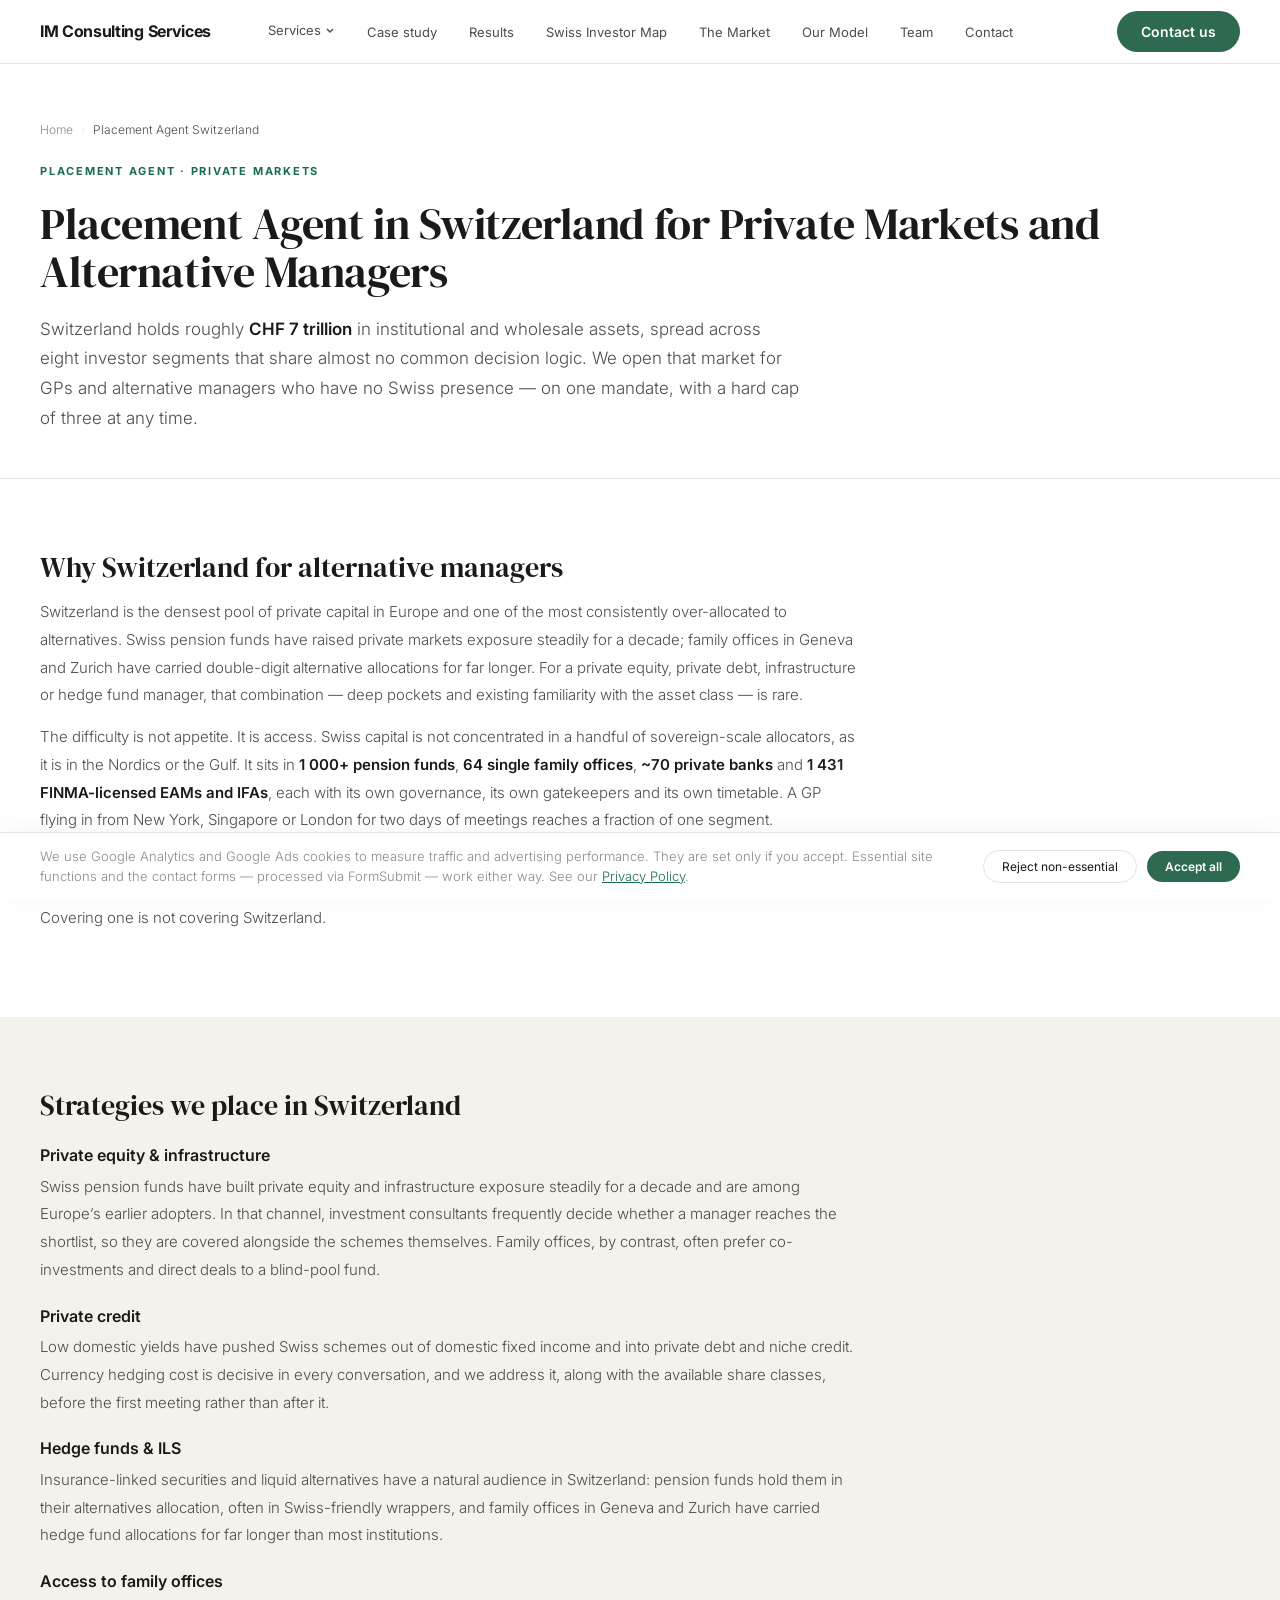
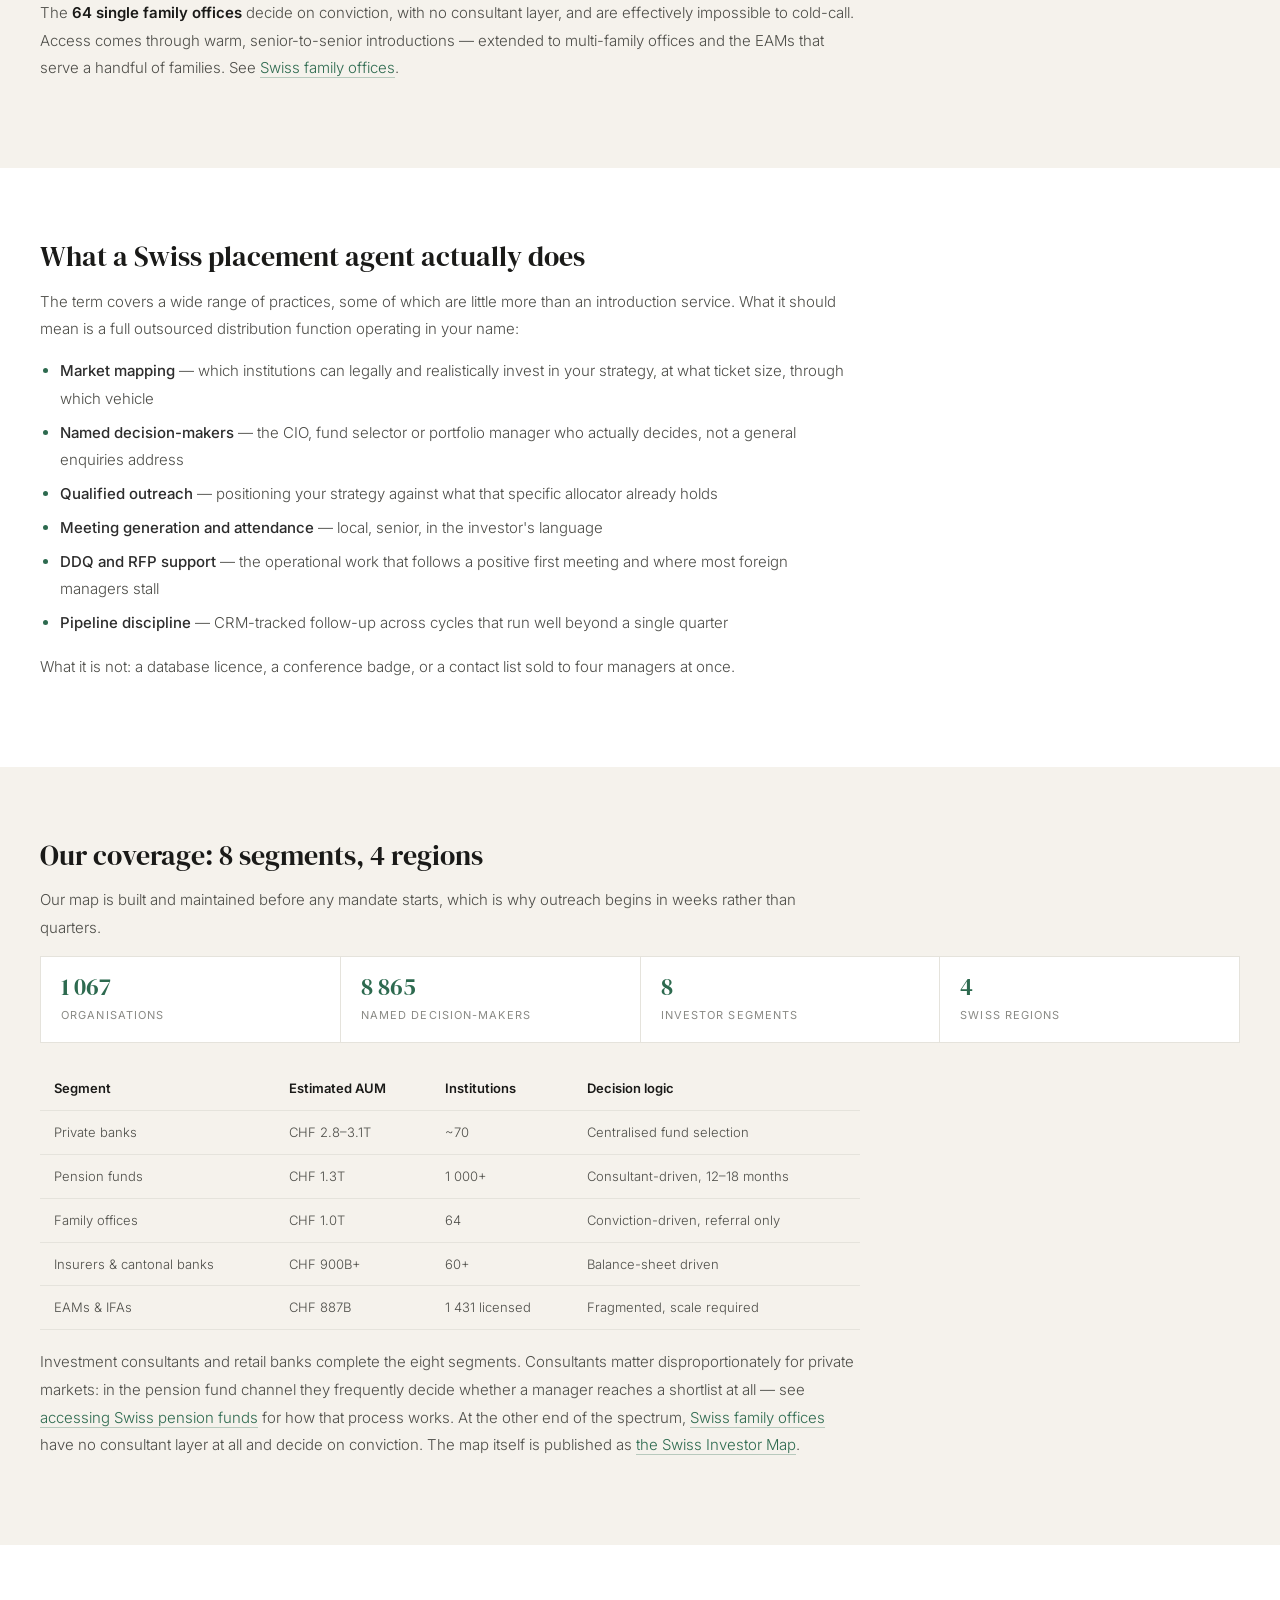
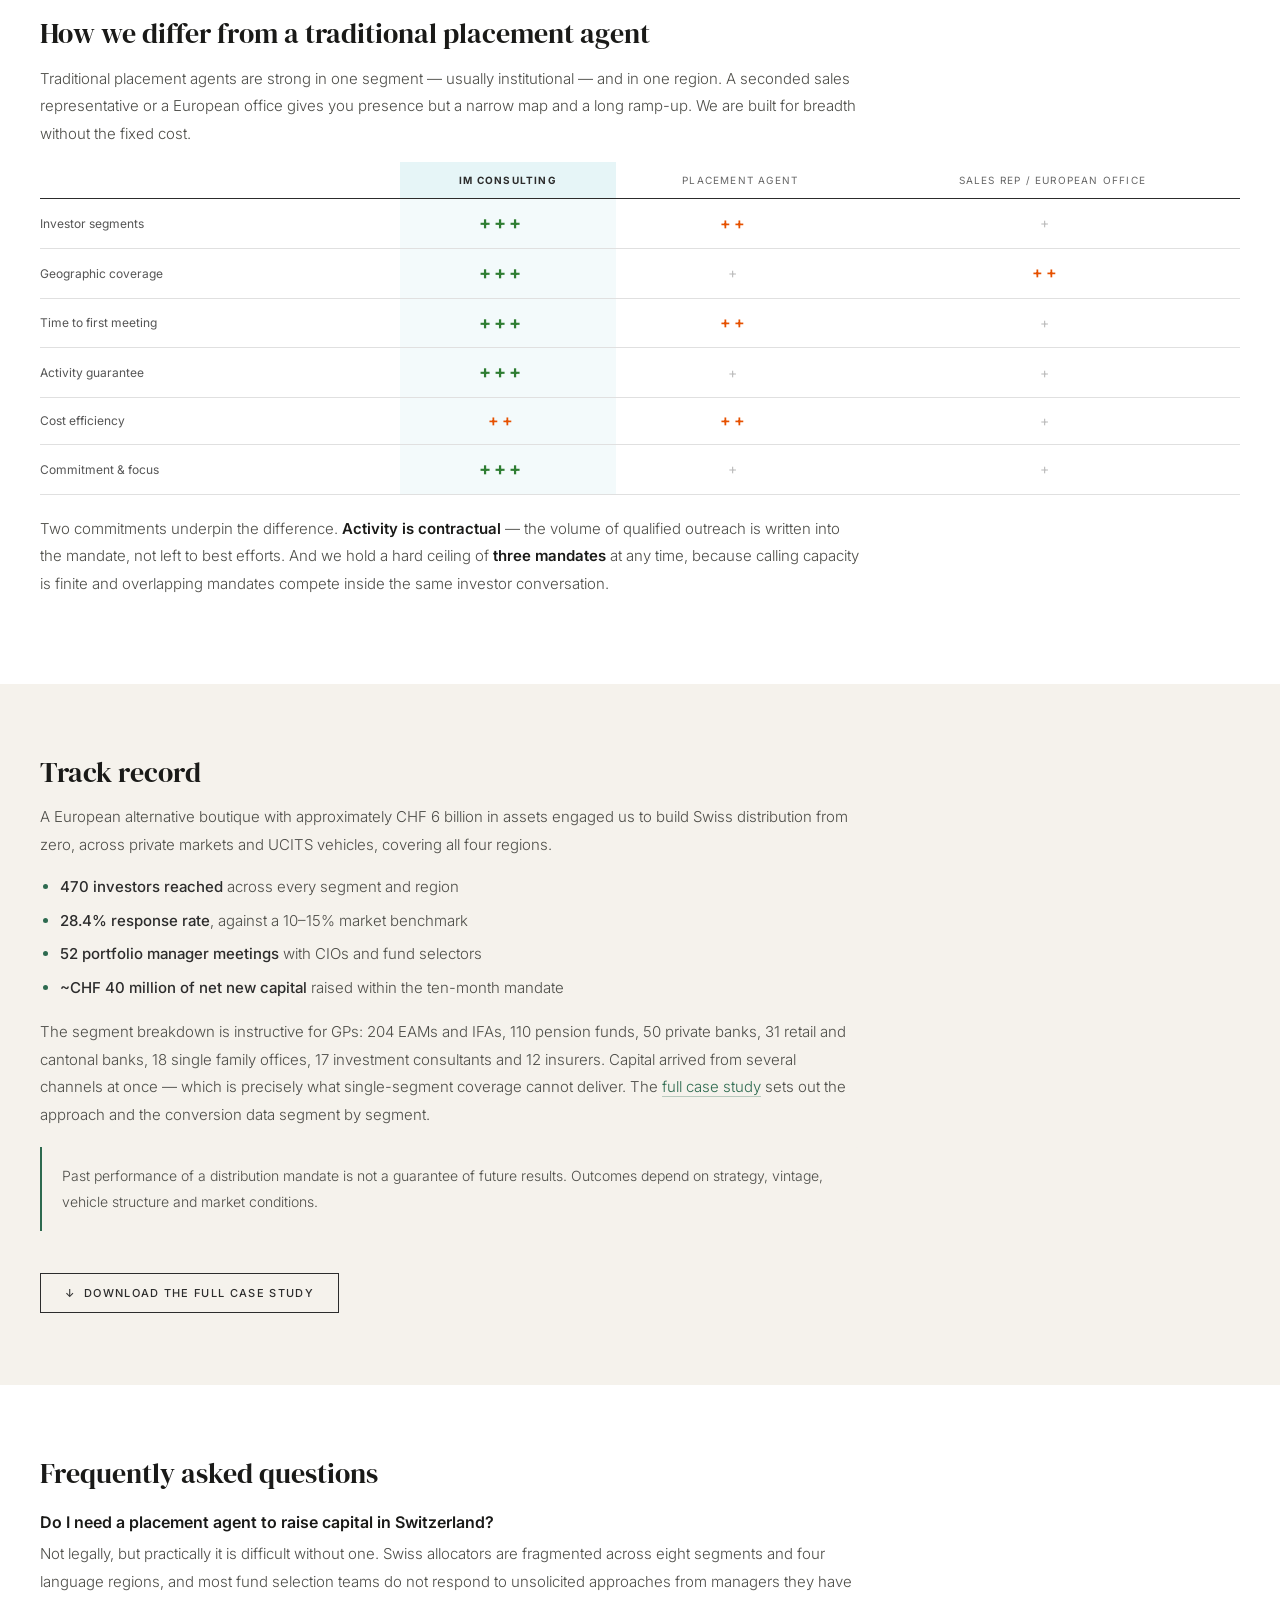
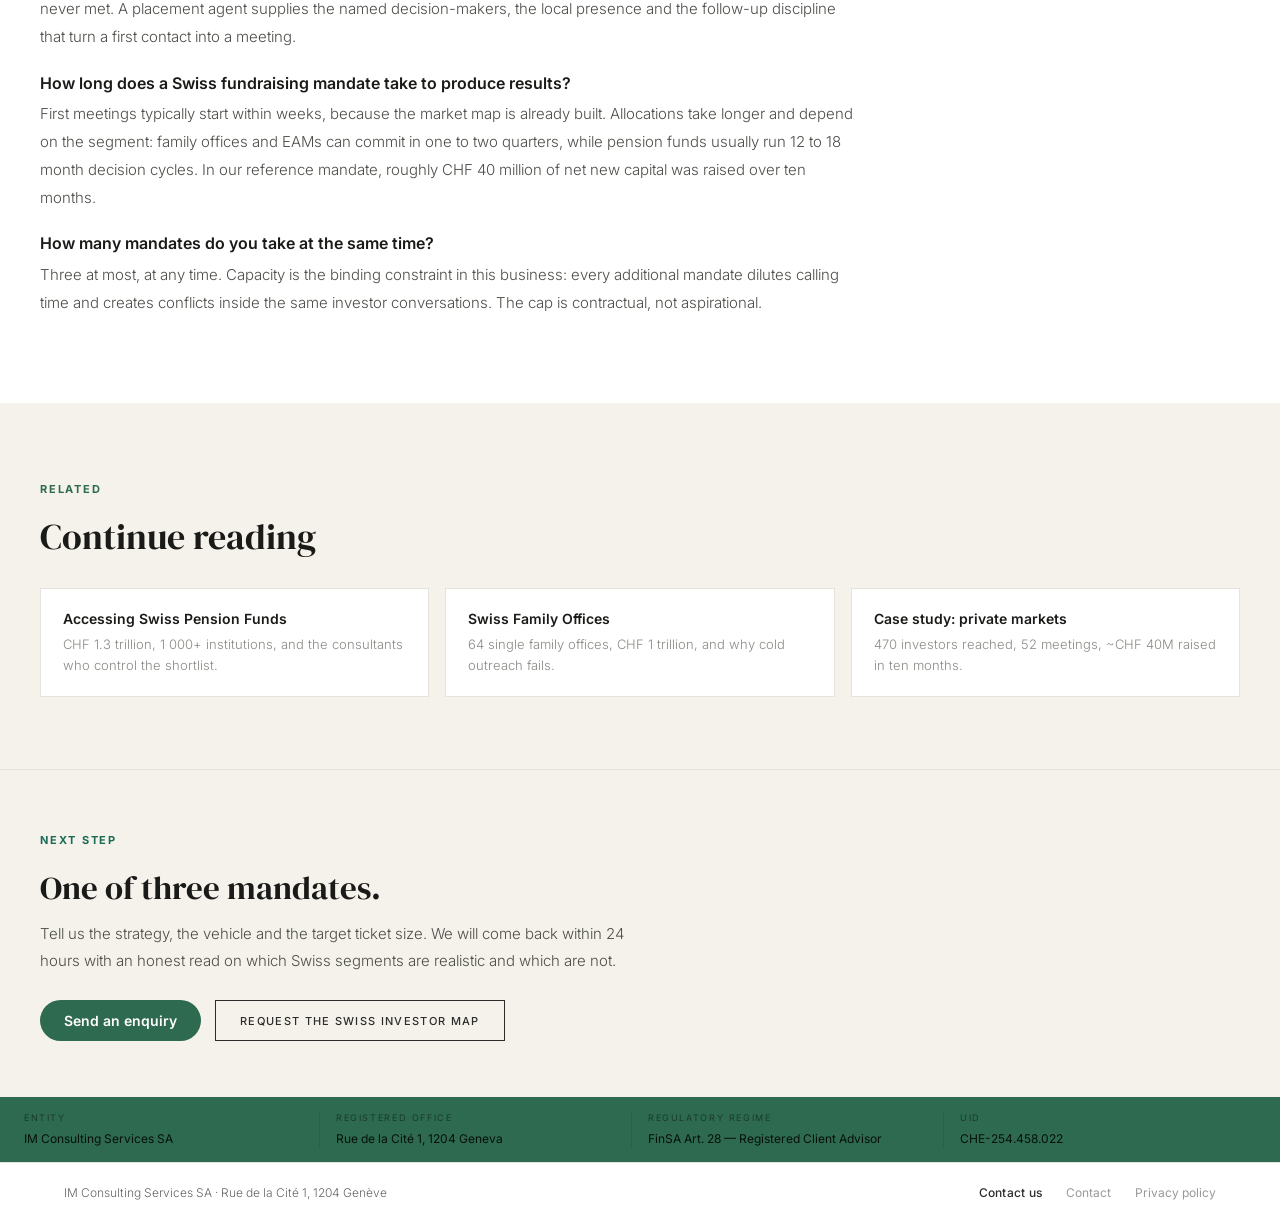
<file: placement-agent-switzerland.html>
<!DOCTYPE html>
<html lang="en">
<head>
<!-- Google tag (gtag.js) — Google Consent Mode v2 -->
<script>
  window.dataLayer = window.dataLayer || [];
  function gtag(){dataLayer.push(arguments);}
  // Deny by default, before any Google tag loads.
  gtag('consent', 'default', {
    ad_storage:            'denied',
    ad_user_data:          'denied',
    ad_personalization:    'denied',
    analytics_storage:     'denied',
    functionality_storage: 'granted',
    security_storage:      'granted',
    wait_for_update:       500
  });
  // Restore a previously granted choice before measurement starts.
  try {
    if (localStorage.getItem('imc-consent') === 'granted') {
      gtag('consent', 'update', {
        ad_storage:         'granted',
        ad_user_data:       'granted',
        ad_personalization: 'granted',
        analytics_storage:  'granted'
      });
    }
  } catch (e) {}
  gtag('js', new Date());
  gtag('config', 'G-DBSGGFBSQ2');
  gtag('config', 'AW-18202239440');
</script>
<script async src="https://www.googletagmanager.com/gtag/js?id=G-DBSGGFBSQ2"></script>
<meta charset="UTF-8">
<meta name="viewport" content="width=device-width, initial-scale=1.0">
<link rel="icon" type="image/svg+xml" href="data:image/svg+xml,%3Csvg xmlns='http://www.w3.org/2000/svg' viewBox='0 0 100 100'%3E%3Ctext x='50' y='68' font-size='52' fill='%231A1A18' text-anchor='middle' font-family='Inter,Helvetica,Arial,sans-serif' font-weight='500' letter-spacing='-2'%3EIM%3C/text%3E%3C/svg%3E">

<title>Placement Agent Switzerland | PE, Private Credit &amp; Hedge Funds</title>
<meta name="description" content="Independent placement agent for private markets and alternative managers raising capital from Swiss pension funds and family offices. Max 3 mandates.">
<meta name="robots" content="index, follow">
<link rel="canonical" href="https://www.im-consultingservices.ch/placement-agent-switzerland.html">

<meta property="og:type" content="article">
<meta property="og:url" content="https://www.im-consultingservices.ch/placement-agent-switzerland.html">
<meta property="og:title" content="Placement Agent Switzerland | Private Equity, Private Credit &amp; Hedge Funds">
<meta property="og:description" content="Independent placement agent for private markets and alternative managers raising capital from Swiss pension funds and family offices. Max 3 mandates.">
<meta name="twitter:card" content="summary">
<meta name="twitter:title" content="Placement Agent Switzerland | Private Equity, Private Credit &amp; Hedge Funds">
<meta name="twitter:description" content="Independent placement agent for private markets and alternative managers raising capital from Swiss institutional investors. Max 3 mandates.">

<script type="application/ld+json">
{
  "@context": "https://schema.org",
  "@graph": [
    {
      "@type": "BreadcrumbList",
      "itemListElement": [
        { "@type": "ListItem", "position": 1, "name": "Home", "item": "https://www.im-consultingservices.ch/" },
        { "@type": "ListItem", "position": 2, "name": "Placement Agent Switzerland", "item": "https://www.im-consultingservices.ch/placement-agent-switzerland.html" }
      ]
    },
    {
      "@type": "Service",
      "name": "Placement Agent Switzerland",
      "description": "Independent placement agent for private markets and alternative managers raising institutional capital in Switzerland.",
      "serviceType": "Placement Agent",
      "areaServed": { "@type": "Country", "name": "Switzerland" },
      "provider": {
        "@type": "ProfessionalService",
        "name": "IM Consulting Services SA",
        "url": "https://www.im-consultingservices.ch",
        "email": "gp@im-consultingservices.ch",
        "address": {
          "@type": "PostalAddress",
          "streetAddress": "Rue de la Cité 1",
          "addressLocality": "Geneva",
          "postalCode": "1204",
          "addressCountry": "CH"
        }
      }
    },
    {
      "@type": "FAQPage",
      "mainEntity": [
        {
          "@type": "Question",
          "name": "Do I need a placement agent to raise capital in Switzerland?",
          "acceptedAnswer": { "@type": "Answer", "text": "Not legally, but practically it is difficult without one. Swiss allocators are fragmented across eight segments and four language regions, and most fund selection teams do not respond to unsolicited approaches from managers they have never met. A placement agent supplies the named decision-makers, the local presence and the follow-up discipline that turn a first contact into a meeting." }
        },
        {
          "@type": "Question",
          "name": "How long does a Swiss fundraising mandate take to produce results?",
          "acceptedAnswer": { "@type": "Answer", "text": "First meetings typically start within weeks because our market map is already built. Allocations take longer and depend on the segment: family offices and EAMs can commit in one to two quarters, while pension funds usually run 12 to 18 month decision cycles. In our reference mandate, roughly CHF 40 million of net new capital was raised over ten months." }
        },
        {
          "@type": "Question",
          "name": "How many mandates do you take at the same time?",
          "acceptedAnswer": { "@type": "Answer", "text": "Three at most, at any time. Capacity is the binding constraint in this business: every additional mandate dilutes calling time and creates conflicts inside the same investor conversations. The cap is contractual, not aspirational." }
        }
      ]
    }
  ]
}
</script>

<meta http-equiv="Content-Security-Policy" content="upgrade-insecure-requests">
<link rel="preconnect" href="https://fonts.googleapis.com">
<link rel="preconnect" href="https://fonts.gstatic.com" crossorigin>
<link rel="preload" href="https://fonts.googleapis.com/css2?family=Inter:wght@300;400;500;600;700&family=DM+Serif+Display:ital@0;1&display=swap" as="style" onload="this.onload=null;this.rel='stylesheet'">
<noscript><link href="https://fonts.googleapis.com/css2?family=Inter:wght@300;400;500;600;700&family=DM+Serif+Display:ital@0;1&display=swap" rel="stylesheet"></noscript>
<link rel="stylesheet" href="style.css">
</head>
<body>

<!-- ── MODALS ──────────────────────────────────────── -->

<!-- MODAL: Swiss Investor Map -->
<div class="modal-ov" id="modal">
  <div class="modal">
    <button class="modal-x" onclick="closeModal()">&times;</button>
    <div class="modal-lbl">Proprietary Research &middot; 2026</div>
    <div class="modal-ttl">Request the Swiss Investor Map</div>
    <div class="modal-desc">Top 100 Swiss pension funds &mdash; AUM ranking, consultant mapping, allocation intelligence.</div>
    <form class="mf" id="modal-form">
      <div class="mf-grid">
        <input type="text" name="name" placeholder="Full name *" required>
        <input type="text" name="function" placeholder="Function *" required>
        <input type="text" name="company" placeholder="Company *" required>
        <input type="email" name="email" placeholder="Professional email *" required>
        <input type="text" name="strategy" placeholder="Strategy">
        <input type="text" name="aum" placeholder="AUM under management">
        <select name="domicile" class="full">
          <option value="" disabled selected>Fund domicile</option>
          <option>Luxembourg</option><option>Ireland</option>
          <option>Switzerland</option><option>Cayman Islands</option><option>Other</option>
        </select>
        <button type="submit" class="mf-btn full">Request the Swiss Investor Map &rarr;</button>
      </div>
    </form>
    <div class="mfine">We will contact you within 24 hours. No spam.</div>
  </div>
</div>

<!-- MODAL: Download -->
<div class="modal-ov" id="dl-modal">
  <div class="modal">
    <button class="modal-x" onclick="closeDownloadModal()">&times;</button>
    <div class="modal-lbl" id="dl-modal-lbl">Download</div>
    <div class="modal-ttl" id="dl-modal-ttl">Request the document</div>
    <div class="modal-desc">Leave your details and we will send it to you within 24 hours.</div>
    <form class="mf" id="dl-form">
      <div class="mf-grid">
        <input type="text" name="name" placeholder="Full name *" required>
        <input type="text" name="function" placeholder="Function *" required>
        <input type="text" name="company" placeholder="Company *" required>
        <input type="email" name="email" placeholder="Professional email *" required>
        <input type="hidden" name="document" id="dl-doc-field" value="">
        <button type="submit" class="mf-btn full">Request &rarr;</button>
      </div>
    </form>
    <div class="mfine" id="dl-success" style="display:none">&#10003;&nbsp; Thank you. We will send it within 24 hours.</div>
    <div class="mfine">No spam &middot; Professional use only</div>
  </div>
</div>

<!-- MODAL: Contact -->
<div class="modal-ov" id="contact-modal">
  <div class="modal">
    <button class="modal-x" onclick="closeContactModal()">&times;</button>
    <div class="modal-lbl">IM Consulting Services SA</div>
    <div class="modal-ttl">Send an enquiry</div>
    <div class="modal-desc">We will respond within 24 hours.</div>
    <form class="mf" id="contact-form">
      <div class="mf-grid">
        <input type="text" name="name" placeholder="Full name *" required>
        <input type="text" name="function" placeholder="Function *" required>
        <input type="text" name="company" placeholder="Company *" required>
        <input type="email" name="email" placeholder="Professional email *" required>
        <input type="text" name="strategy" placeholder="Strategy (UCITS, ILS...)">
        <input type="text" name="aum" placeholder="AUM under management">
        <button type="submit" class="mf-btn full">Send enquiry &rarr;</button>
      </div>
    </form>
    <div class="mfine">No spam &middot; We will respond within 24 hours</div>
  </div>
</div>

<!-- ── NAVIGATION ──────────────────────────────────── -->
<nav class="nav" role="navigation" aria-label="Main navigation">
  <a href="/" class="nav__logo" aria-label="IM Consulting Services" style="font-size:1rem;font-weight:700;letter-spacing:-0.02em">IM Consulting Services</a>
  <ul class="nav__links" role="list">
    <li class="nav__dd">
      <button class="nav__dd-btn" aria-expanded="false" aria-haspopup="true">
        Services
        <svg viewBox="0 0 12 12" aria-hidden="true"><polyline points="2,4 6,8 10,4"></polyline></svg>
      </button>
      <ul class="nav__dd-menu" role="list">
        <li><a href="/placement-agent-switzerland.html" aria-current="page">Placement Agent Switzerland</a></li>
        <li><a href="/third-party-marketing-switzerland.html">Third Party Marketing Switzerland</a></li>
        <li><a href="/swiss-pension-funds.html">Swiss Pension Funds</a></li>
        <li><a href="/swiss-family-offices.html">Swiss Family Offices</a></li>
        <li><a href="/ucits-distribution-switzerland.html">UCITS Distribution Switzerland</a></li>
      </ul>
    </li>
    <li><a href="/case-study-private-markets.html" class="nav__link">Case study</a></li>
    <li><a href="/#results" class="nav__link">Results</a></li>
    <li><a href="/swiss-investor-map.html" class="nav__link">Swiss Investor Map</a></li>
    <li class="nav-anchor"><a href="/#market" class="nav__link">The Market</a></li>
    <li class="nav-anchor"><a href="/#coverage" class="nav__link">Our Model</a></li>
    <li class="nav-anchor"><a href="/#team" class="nav__link">Team</a></li>
    <li><a href="/contact.html" class="nav__link">Contact</a></li>
  </ul>
  <div class="nav__controls">
    <button class="btn-accent" onclick="openContactModal()">Contact us</button>
    <button class="nav__hamburger" aria-label="Open menu" aria-expanded="false">
      <span></span><span></span><span></span>
    </button>
  </div>
</nav>

<div class="nav__overlay" role="dialog" aria-modal="true" aria-label="Navigation menu">
  <button class="overlay-close" aria-label="Close menu">&times;</button>
  <span class="nav__group-lbl">Services</span>
  <a href="/placement-agent-switzerland.html" class="nav__link nav__link--sub">Placement Agent Switzerland</a>
  <a href="/third-party-marketing-switzerland.html" class="nav__link nav__link--sub">Third Party Marketing Switzerland</a>
  <a href="/swiss-pension-funds.html" class="nav__link nav__link--sub">Swiss Pension Funds</a>
  <a href="/swiss-family-offices.html" class="nav__link nav__link--sub">Swiss Family Offices</a>
  <a href="/ucits-distribution-switzerland.html" class="nav__link nav__link--sub">UCITS Distribution Switzerland</a>
  <span class="nav__group-lbl">Resources</span>
  <a href="/case-study-private-markets.html" class="nav__link">Case study</a>
  <a href="/#results" class="nav__link">Results</a>
  <a href="/swiss-investor-map.html" class="nav__link">Swiss Investor Map</a>
  <span class="nav__group-lbl">Company</span>
  <a href="/#market" class="nav__link">The Market</a>
  <a href="/#coverage" class="nav__link">Our Model</a>
  <a href="/#team" class="nav__link">Team</a>
  <a href="/contact.html" class="nav__link">Contact</a>
</div>

<!-- ── PAGE HEADER ─────────────────────────────────── -->
<header class="page-head">
  <div class="w">
    <nav class="crumb" aria-label="Breadcrumb">
      <ol>
        <li><a href="/">Home</a></li>
        <li class="crumb-sep" aria-hidden="true">&rsaquo;</li>
        <li aria-current="page">Placement Agent Switzerland</li>
      </ol>
    </nav>
    <span class="eyebrow">Placement Agent &middot; Private Markets</span>
    <h1>Placement Agent in Switzerland for Private Markets and Alternative Managers</h1>
    <p class="page-lede">Switzerland holds roughly <strong>CHF 7 trillion</strong> in institutional and wholesale assets, spread across eight investor segments that share almost no common decision logic. We open that market for GPs and alternative managers who have no Swiss presence &mdash; on one mandate, with a hard cap of three at any time.</p>
  </div>
</header>

<!-- ── MAIN CONTENT ────────────────────────────────── -->
<main>

  <!-- 1 — WHY SWITZERLAND -->
  <section class="section-light sec">
    <div class="w">
      <div class="pg-body fade-up">
        <h2>Why Switzerland for alternative managers</h2>
        <p>Switzerland is the densest pool of private capital in Europe and one of the most consistently over-allocated to alternatives. Swiss pension funds have raised private markets exposure steadily for a decade; family offices in Geneva and Zurich have carried double-digit alternative allocations for far longer. For a private equity, private debt, infrastructure or hedge fund manager, that combination &mdash; deep pockets and existing familiarity with the asset class &mdash; is rare.</p>
        <p>The difficulty is not appetite. It is access. Swiss capital is not concentrated in a handful of sovereign-scale allocators, as it is in the Nordics or the Gulf. It sits in <strong>1 000+ pension funds</strong>, <strong>64 single family offices</strong>, <strong>~70 private banks</strong> and <strong>1 431 FINMA-licensed EAMs and IFAs</strong>, each with its own governance, its own gatekeepers and its own timetable. A GP flying in from New York, Singapore or London for two days of meetings reaches a fraction of one segment.</p>
        <p>The market is also linguistically and culturally split four ways &mdash; Geneva and Lausanne, Zurich, Basel, and Ticino. Romandie and Deutschschweiz allocators behave differently, read different press and attend different events. Covering one is not covering Switzerland.</p>
      </div>
    </div>
  </section>

  <!-- 2 — STRATEGIES -->
  <section class="section-light--alt sec">
    <div class="w">
      <div class="pg-body fade-up">
        <h2>Strategies we place in Switzerland</h2>
        <h3>Private equity &amp; infrastructure</h3>
        <p>Swiss pension funds have built private equity and infrastructure exposure steadily for a decade and are among Europe&rsquo;s earlier adopters. In that channel, investment consultants frequently decide whether a manager reaches the shortlist, so they are covered alongside the schemes themselves. Family offices, by contrast, often prefer co-investments and direct deals to a blind-pool fund.</p>
        <h3>Private credit</h3>
        <p>Low domestic yields have pushed Swiss schemes out of domestic fixed income and into private debt and niche credit. Currency hedging cost is decisive in every conversation, and we address it, along with the available share classes, before the first meeting rather than after it.</p>
        <h3>Hedge funds &amp; ILS</h3>
        <p>Insurance-linked securities and liquid alternatives have a natural audience in Switzerland: pension funds hold them in their alternatives allocation, often in Swiss-friendly wrappers, and family offices in Geneva and Zurich have carried hedge fund allocations for far longer than most institutions.</p>
        <h3>Access to family offices</h3>
        <p>The <strong>64 single family offices</strong> decide on conviction, with no consultant layer, and are effectively impossible to cold-call. Access comes through warm, senior-to-senior introductions &mdash; extended to multi-family offices and the EAMs that serve a handful of families. See <a href="/swiss-family-offices.html">Swiss family offices</a>.</p>
      </div>
    </div>
  </section>

  <!-- 3 — WHAT A PLACEMENT AGENT DOES -->
  <section class="section-light sec">
    <div class="w">
      <div class="pg-body fade-up">
        <h2>What a Swiss placement agent actually does</h2>
        <p>The term covers a wide range of practices, some of which are little more than an introduction service. What it should mean is a full outsourced distribution function operating in your name:</p>
        <ul>
          <li><strong>Market mapping</strong> &mdash; which institutions can legally and realistically invest in your strategy, at what ticket size, through which vehicle</li>
          <li><strong>Named decision-makers</strong> &mdash; the CIO, fund selector or portfolio manager who actually decides, not a general enquiries address</li>
          <li><strong>Qualified outreach</strong> &mdash; positioning your strategy against what that specific allocator already holds</li>
          <li><strong>Meeting generation and attendance</strong> &mdash; local, senior, in the investor's language</li>
          <li><strong>DDQ and RFP support</strong> &mdash; the operational work that follows a positive first meeting and where most foreign managers stall</li>
          <li><strong>Pipeline discipline</strong> &mdash; CRM-tracked follow-up across cycles that run well beyond a single quarter</li>
        </ul>
        <p>What it is not: a database licence, a conference badge, or a contact list sold to four managers at once.</p>
      </div>
    </div>
  </section>

  <!-- 4 — COVERAGE -->
  <section class="section-light--alt sec">
    <div class="w">
      <div class="pg-body fade-up">
        <h2>Our coverage: 8 segments, 4 regions</h2>
        <p>Our map is built and maintained before any mandate starts, which is why outreach begins in weeks rather than quarters.</p>
      </div>

      <div class="pg-facts fade-up">
        <div class="pg-fact"><div class="pg-fact-n">1 067</div><div class="pg-fact-l">Organisations</div></div>
        <div class="pg-fact"><div class="pg-fact-n">8 865</div><div class="pg-fact-l">Named decision-makers</div></div>
        <div class="pg-fact"><div class="pg-fact-n">8</div><div class="pg-fact-l">Investor segments</div></div>
        <div class="pg-fact"><div class="pg-fact-n">4</div><div class="pg-fact-l">Swiss regions</div></div>
      </div>

      <div class="pg-body fade-up">
        <table>
          <thead>
            <tr><th>Segment</th><th>Estimated AUM</th><th>Institutions</th><th>Decision logic</th></tr>
          </thead>
          <tbody>
            <tr><td>Private banks</td><td>CHF 2.8&ndash;3.1T</td><td>~70</td><td>Centralised fund selection</td></tr>
            <tr><td>Pension funds</td><td>CHF 1.3T</td><td>1 000+</td><td>Consultant-driven, 12&ndash;18 months</td></tr>
            <tr><td>Family offices</td><td>CHF 1.0T</td><td>64</td><td>Conviction-driven, referral only</td></tr>
            <tr><td>Insurers &amp; cantonal banks</td><td>CHF 900B+</td><td>60+</td><td>Balance-sheet driven</td></tr>
            <tr><td>EAMs &amp; IFAs</td><td>CHF 887B</td><td>1 431 licensed</td><td>Fragmented, scale required</td></tr>
          </tbody>
        </table>
        <p>Investment consultants and retail banks complete the eight segments. Consultants matter disproportionately for private markets: in the pension fund channel they frequently decide whether a manager reaches a shortlist at all &mdash; see <a href="/swiss-pension-funds.html">accessing Swiss pension funds</a> for how that process works. At the other end of the spectrum, <a href="/swiss-family-offices.html">Swiss family offices</a> have no consultant layer at all and decide on conviction. The map itself is published as <a href="/swiss-investor-map.html">the Swiss Investor Map</a>.</p>
      </div>
    </div>
  </section>

  <!-- 5 — HOW WE DIFFER -->
  <section class="section-light sec">
    <div class="w">
      <div class="pg-body fade-up">
        <h2>How we differ from a traditional placement agent</h2>
        <p>Traditional placement agents are strong in one segment &mdash; usually institutional &mdash; and in one region. A seconded sales representative or a European office gives you presence but a narrow map and a long ramp-up. We are built for breadth without the fixed cost.</p>
      </div>
      <div class="fade-up" style="overflow-x:auto;margin-top:8px">
        <table class="cmp">
          <thead>
            <tr>
              <th style="width:30%;text-align:left"></th>
              <th class="us-th">IM Consulting</th>
              <th class="other-th">Placement Agent</th>
              <th class="other-th">Sales Rep / European office</th>
            </tr>
          </thead>
          <tbody>
            <tr><td class="row-label">Investor segments</td><td class="cmp-im"><span class="plus-g">+++</span></td><td class="cmp-other"><span class="plus-y">++</span></td><td class="cmp-other"><span class="plus-r">+</span></td></tr>
            <tr><td class="row-label">Geographic coverage</td><td class="cmp-im"><span class="plus-g">+++</span></td><td class="cmp-other"><span class="plus-r">+</span></td><td class="cmp-other"><span class="plus-y">++</span></td></tr>
            <tr><td class="row-label">Time to first meeting</td><td class="cmp-im"><span class="plus-g">+++</span></td><td class="cmp-other"><span class="plus-y">++</span></td><td class="cmp-other"><span class="plus-r">+</span></td></tr>
            <tr><td class="row-label">Activity guarantee</td><td class="cmp-im"><span class="plus-g">+++</span></td><td class="cmp-other"><span class="plus-r">+</span></td><td class="cmp-other"><span class="plus-r">+</span></td></tr>
            <tr><td class="row-label">Cost efficiency</td><td class="cmp-im"><span class="plus-y">++</span></td><td class="cmp-other"><span class="plus-y">++</span></td><td class="cmp-other"><span class="plus-r">+</span></td></tr>
            <tr><td class="row-label">Commitment &amp; focus</td><td class="cmp-im"><span class="plus-g">+++</span></td><td class="cmp-other"><span class="plus-r">+</span></td><td class="cmp-other"><span class="plus-r">+</span></td></tr>
          </tbody>
        </table>
      </div>
      <div class="pg-body fade-up" style="margin-top:20px">
        <p>Two commitments underpin the difference. <strong>Activity is contractual</strong> &mdash; the volume of qualified outreach is written into the mandate, not left to best efforts. And we hold a hard ceiling of <strong>three mandates</strong> at any time, because calling capacity is finite and overlapping mandates compete inside the same investor conversation.</p>
      </div>
    </div>
  </section>

  <!-- 6 — TRACK RECORD -->
  <section class="section-light--alt sec">
    <div class="w">
      <div class="pg-body fade-up">
        <h2>Track record</h2>
        <p>A European alternative boutique with approximately CHF 6 billion in assets engaged us to build Swiss distribution from zero, across private markets and UCITS vehicles, covering all four regions.</p>
        <ul>
          <li><strong>470 investors reached</strong> across every segment and region</li>
          <li><strong>28.4% response rate</strong>, against a 10&ndash;15% market benchmark</li>
          <li><strong>52 portfolio manager meetings</strong> with CIOs and fund selectors</li>
          <li><strong>~CHF 40 million of net new capital</strong> raised within the ten-month mandate</li>
        </ul>
        <p>The segment breakdown is instructive for GPs: 204 EAMs and IFAs, 110 pension funds, 50 private banks, 31 retail and cantonal banks, 18 single family offices, 17 investment consultants and 12 insurers. Capital arrived from several channels at once &mdash; which is precisely what single-segment coverage cannot deliver. The <a href="/case-study-private-markets.html">full case study</a> sets out the approach and the conversion data segment by segment.</p>
        <div class="pg-note">
          <p>Past performance of a distribution mandate is not a guarantee of future results. Outcomes depend on strategy, vintage, vehicle structure and market conditions.</p>
        </div>
      </div>
      <button class="btn-dl-yellow" onclick="openDownloadModal('Full Case Study')">&#8595;&nbsp; Download the full case study</button>
    </div>
  </section>

  <!-- 7 — FAQ -->
  <section class="section-light sec">
    <div class="w">
      <div class="pg-body fade-up">
        <h2>Frequently asked questions</h2>

        <h3>Do I need a placement agent to raise capital in Switzerland?</h3>
        <p>Not legally, but practically it is difficult without one. Swiss allocators are fragmented across eight segments and four language regions, and most fund selection teams do not respond to unsolicited approaches from managers they have never met. A placement agent supplies the named decision-makers, the local presence and the follow-up discipline that turn a first contact into a meeting.</p>

        <h3>How long does a Swiss fundraising mandate take to produce results?</h3>
        <p>First meetings typically start within weeks, because the market map is already built. Allocations take longer and depend on the segment: family offices and EAMs can commit in one to two quarters, while pension funds usually run 12 to 18 month decision cycles. In our reference mandate, roughly CHF 40 million of net new capital was raised over ten months.</p>

        <h3>How many mandates do you take at the same time?</h3>
        <p>Three at most, at any time. Capacity is the binding constraint in this business: every additional mandate dilutes calling time and creates conflicts inside the same investor conversations. The cap is contractual, not aspirational.</p>
      </div>
    </div>
  </section>

  <!-- RELATED -->
  <section class="section-light--alt sec">
    <div class="w">
      <div class="sec-h fade-up">
        <span class="eyebrow">Related</span>
        <h2>Continue reading</h2>
      </div>
      <div class="rel-links fade-up">
        <a class="rel-card" href="/swiss-pension-funds.html">
          <div class="rel-card-t">Accessing Swiss Pension Funds</div>
          <div class="rel-card-d">CHF 1.3 trillion, 1 000+ institutions, and the consultants who control the shortlist.</div>
        </a>
        <a class="rel-card" href="/swiss-family-offices.html">
          <div class="rel-card-t">Swiss Family Offices</div>
          <div class="rel-card-d">64 single family offices, CHF 1 trillion, and why cold outreach fails.</div>
        </a>
        <a class="rel-card" href="/case-study-private-markets.html">
          <div class="rel-card-t">Case study: private markets</div>
          <div class="rel-card-d">470 investors reached, 52 meetings, ~CHF 40M raised in ten months.</div>
        </a>
      </div>
    </div>
  </section>

</main>

<!-- ── END-OF-PAGE CTA ─────────────────────────────── -->
<section class="cta-band">
  <div class="cta-inner fade-up">
    <span class="eyebrow">Next step</span>
    <h2>One of three mandates.</h2>
    <p>Tell us the strategy, the vehicle and the target ticket size. We will come back within 24 hours with an honest read on which Swiss segments are realistic and which are not.</p>
    <div class="cta-actions">
      <button class="btn-accent" onclick="openContactModal()">Send an enquiry</button>
      <button class="btn-dl-yellow" onclick="openModal()">Request the Swiss Investor Map</button>
    </div>
  </div>
</section>

<!-- ── COMPLIANCE BAND ─────────────────────────────── -->
<div class="compliance-band">
  <div class="comp-grid">
    <div class="comp-col"><div class="comp-l">Entity</div><div class="comp-v">IM Consulting Services SA</div></div>
    <div class="comp-col"><div class="comp-l">Registered Office</div><div class="comp-v">Rue de la Cit&eacute; 1, 1204 Geneva</div></div>
    <div class="comp-col"><div class="comp-l">Regulatory Regime</div><div class="comp-v">FinSA Art. 28 &mdash; Registered Client Advisor</div></div>
    <div class="comp-col"><div class="comp-l">UID</div><div class="comp-v">CHE-254.458.022</div></div>
  </div>
</div>

<!-- ── FOOTER ──────────────────────────────────────── -->
<footer class="footer-bar">
  <span class="footer-bar__left">
    IM Consulting Services SA &middot; Rue de la Cit&eacute; 1, 1204 Gen&egrave;ve
  </span>
  <div class="footer-bar__right">
    <a href="mailto:gp@im-consultingservices.ch" class="footer-contact-link">Contact us</a>
    <a href="/contact.html" class="footer-bar__link">Contact</a>
    <a href="/privacy.html" class="footer-bar__link">Privacy policy</a>
  </div>
</footer>

<!-- ── COOKIE CONSENT BANNER ────────────────────── -->
<div class="cookie-banner" id="cookie-banner" role="dialog" aria-label="Cookie consent" aria-live="polite" hidden>
  <p class="cookie-banner__text">We use Google Analytics and Google Ads cookies to measure traffic and advertising performance. They are set only if you accept. Essential site functions and the contact forms &mdash; processed via FormSubmit &mdash; work either way. See our <a href="/privacy.html">Privacy Policy</a>.</p>
  <div class="cookie-banner__actions">
    <button type="button" class="btn-outline-dark btn-sm" id="cookie-reject">Reject non-essential</button>
    <button type="button" class="btn-accent btn-sm" id="cookie-accept">Accept all</button>
  </div>
</div>
<script src="main.js?v=2"></script>
<script src="consent.js"></script>
</body>
</html>
</file>
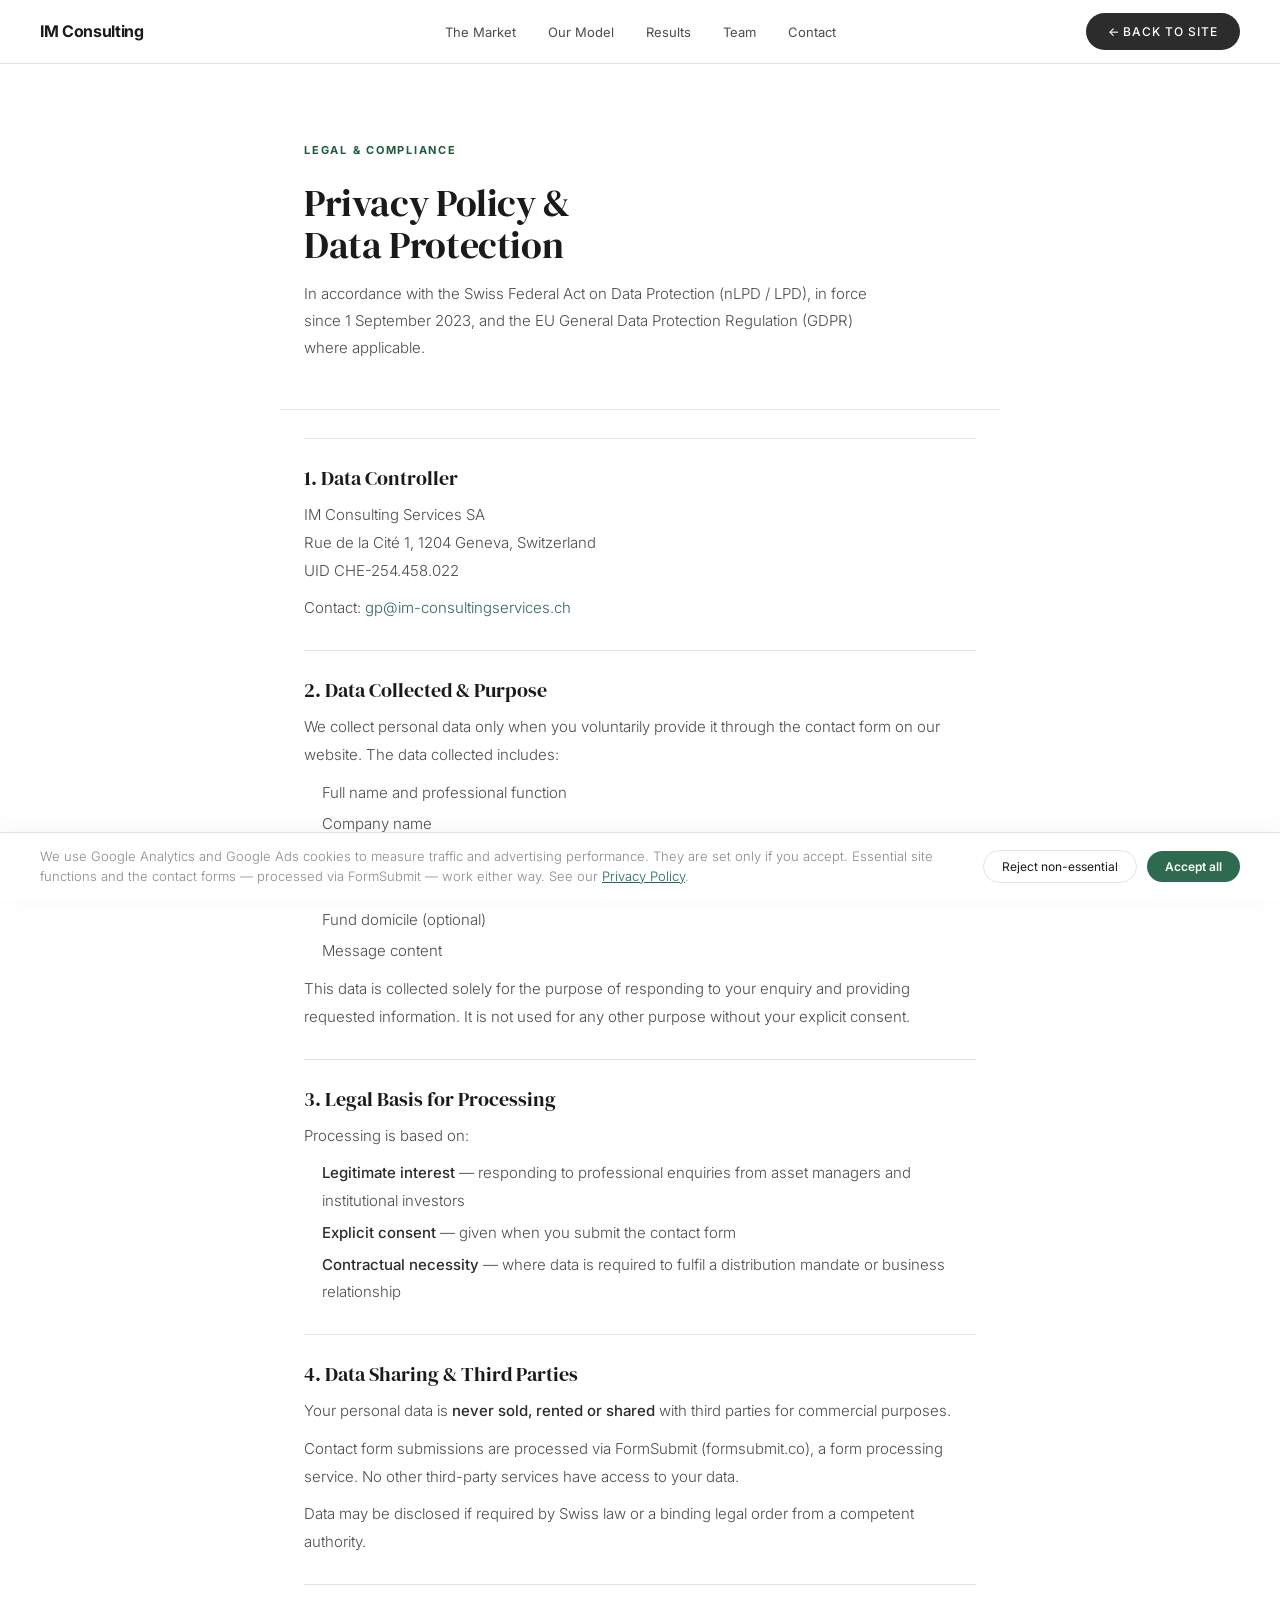
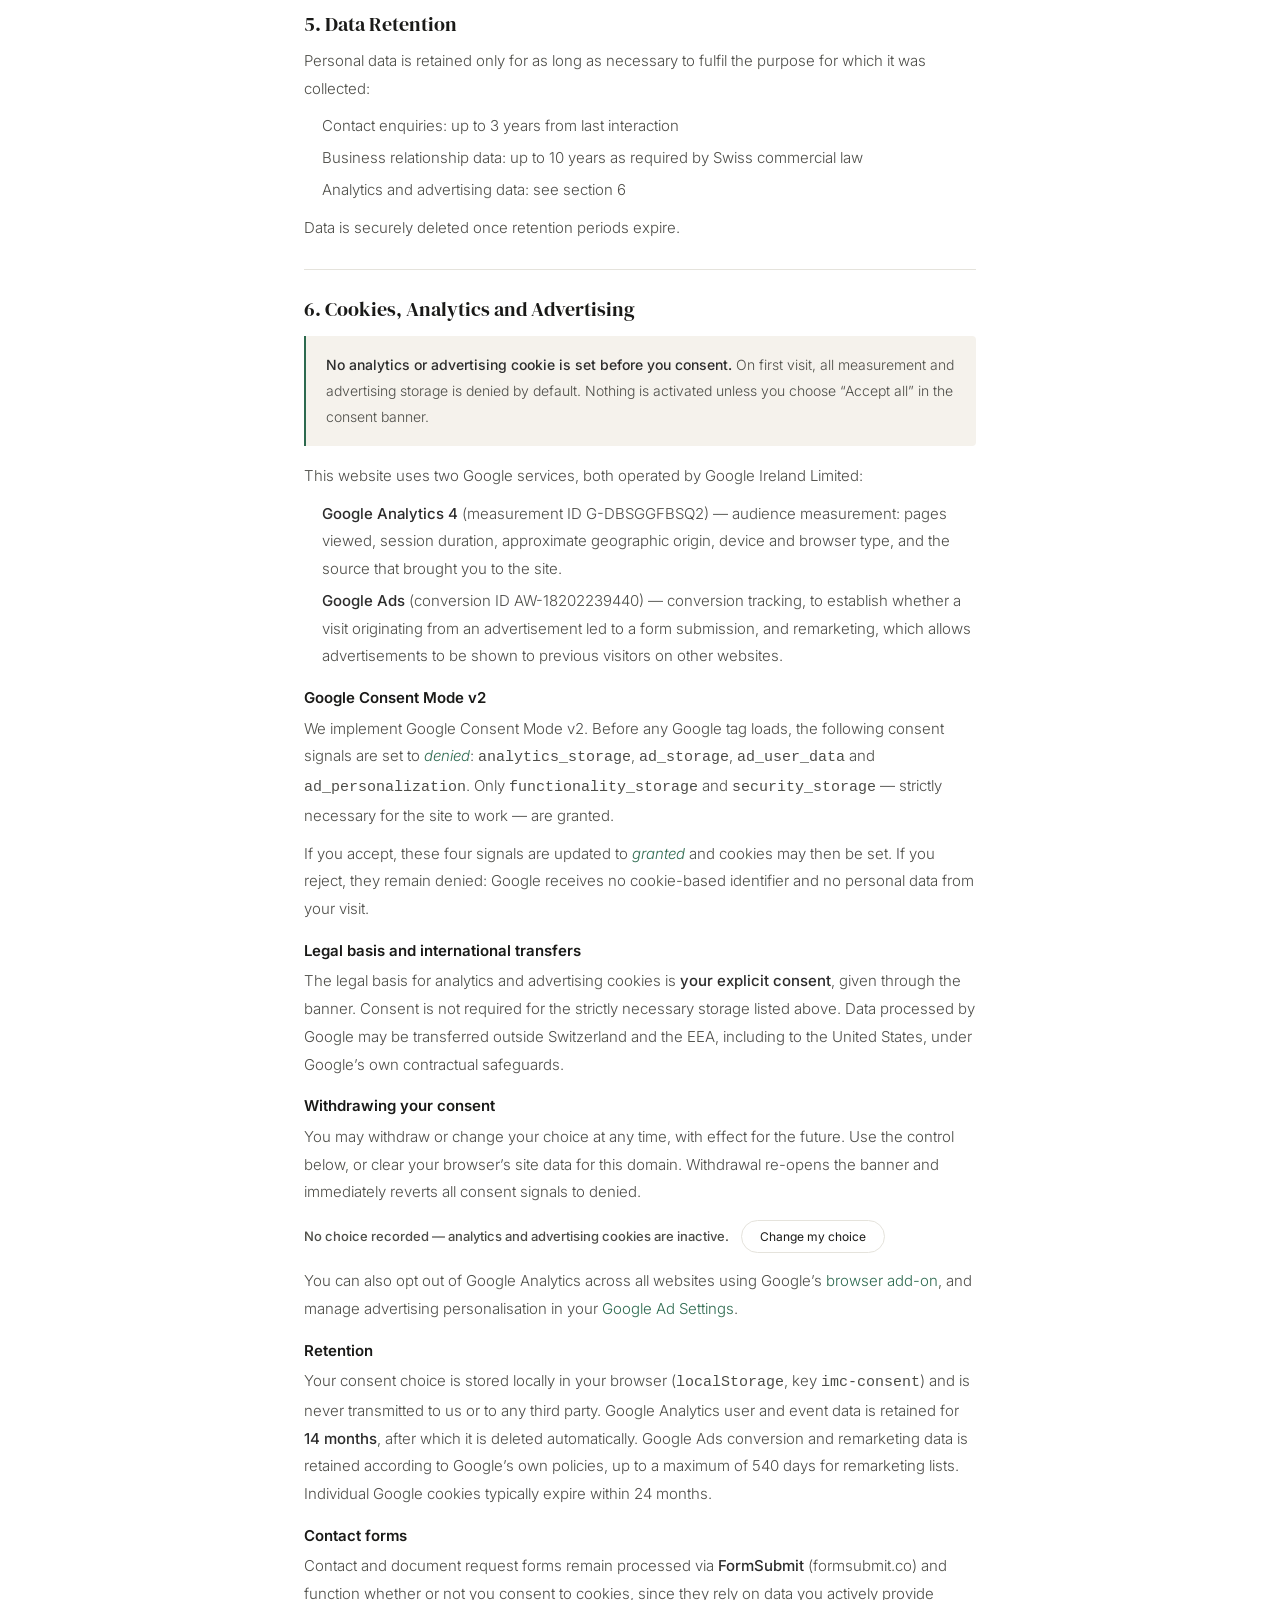
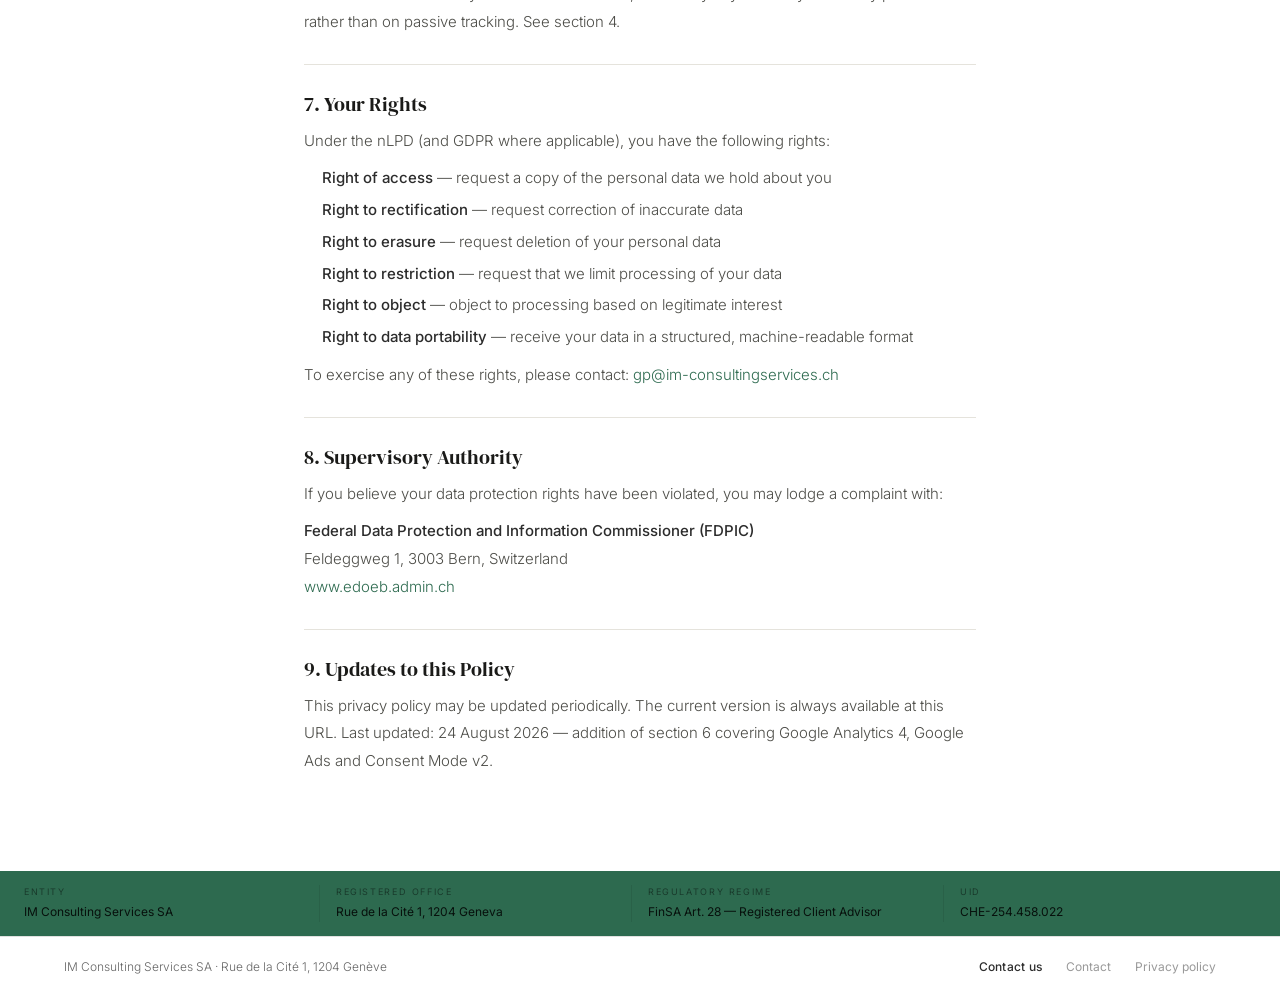
<file: privacy.html>
<!DOCTYPE html>
<html lang="en">
<head>
<!-- Google tag (gtag.js) — Google Consent Mode v2 -->
<script>
  window.dataLayer = window.dataLayer || [];
  function gtag(){dataLayer.push(arguments);}
  // Deny by default, before any Google tag loads.
  gtag('consent', 'default', {
    ad_storage:            'denied',
    ad_user_data:          'denied',
    ad_personalization:    'denied',
    analytics_storage:     'denied',
    functionality_storage: 'granted',
    security_storage:      'granted',
    wait_for_update:       500
  });
  // Restore a previously granted choice before measurement starts.
  try {
    if (localStorage.getItem('imc-consent') === 'granted') {
      gtag('consent', 'update', {
        ad_storage:         'granted',
        ad_user_data:       'granted',
        ad_personalization: 'granted',
        analytics_storage:  'granted'
      });
    }
  } catch (e) {}
  gtag('js', new Date());
  gtag('config', 'G-DBSGGFBSQ2');
  gtag('config', 'AW-18202239440');
</script>
<script async src="https://www.googletagmanager.com/gtag/js?id=G-DBSGGFBSQ2"></script>
<meta charset="UTF-8">
<meta name="viewport" content="width=device-width, initial-scale=1.0">
<link rel="icon" type="image/svg+xml" href="data:image/svg+xml,%3Csvg xmlns='http://www.w3.org/2000/svg' viewBox='0 0 100 100'%3E%3Ctext x='50' y='68' font-size='52' fill='%231A1A18' text-anchor='middle' font-family='Inter,Helvetica,Arial,sans-serif' font-weight='500' letter-spacing='-2'%3EIM%3C/text%3E%3C/svg%3E">
<title>Privacy Policy &amp; Data Protection | IM Consulting Services</title>
<meta name="description" content="Privacy Policy and LPD compliance notice for IM Consulting Services SA, Geneva. Google Analytics, Google Ads and Consent Mode v2 disclosures.">
<link rel="canonical" href="https://www.im-consultingservices.ch/privacy.html">
<link rel="preconnect" href="https://fonts.googleapis.com">
<link rel="preconnect" href="https://fonts.gstatic.com" crossorigin>
<link rel="preload" href="https://fonts.googleapis.com/css2?family=Inter:wght@300;400;500;600;700&family=DM+Serif+Display:ital@0;1&display=swap" as="style" onload="this.onload=null;this.rel='stylesheet'">
<noscript><link href="https://fonts.googleapis.com/css2?family=Inter:wght@300;400;500;600;700&family=DM+Serif+Display:ital@0;1&display=swap" rel="stylesheet"></noscript>
<link rel="stylesheet" href="style.css">
</head>
<body>

<!-- ── NAVIGATION ──────────────────────────────────── -->
<nav class="nav" role="navigation" aria-label="Main navigation">
  <a href="/" class="nav__logo" style="font-size:1rem;font-weight:700;letter-spacing:-0.02em">IM Consulting</a>
  <ul class="nav__links" role="list">
    <li><a href="/#market" class="nav__link">The Market</a></li>
    <li><a href="/#coverage" class="nav__link">Our Model</a></li>
    <li><a href="/#results" class="nav__link">Results</a></li>
    <li><a href="/#team" class="nav__link">Team</a></li>
    <li><a href="contact.html" class="nav__link">Contact</a></li>
  </ul>
  <div class="nav__controls">
    <a href="/" class="btn-nav-imc">&larr; Back to site</a>
    <button class="nav__hamburger" aria-label="Open menu" aria-expanded="false">
      <span></span><span></span><span></span>
    </button>
  </div>
</nav>

<div class="nav__overlay" role="dialog" aria-modal="true" aria-label="Navigation menu">
  <button class="overlay-close" aria-label="Close menu">&times;</button>
  <a href="/#market" class="nav__link">The Market</a>
  <a href="/#coverage" class="nav__link">Our Model</a>
  <a href="/#results" class="nav__link">Results</a>
  <a href="/#team" class="nav__link">Team</a>
  <a href="contact.html" class="nav__link">Contact</a>
</div>

<!-- ── PRIVACY PAGE ───────────────────────────────── -->
<div class="privacy-page">
  <div class="privacy-header fade-up">
    <span class="eyebrow" style="color:var(--teal-d)">Legal &amp; Compliance</span>
    <h1>Privacy Policy &amp;<br>Data Protection</h1>
    <p class="section-sub">In accordance with the Swiss Federal Act on Data Protection (nLPD / LPD), in force since 1 September 2023, and the EU General Data Protection Regulation (GDPR) where applicable.</p>
  </div>

  <div class="privacy-content">

    <div class="privacy-block fade-up">
      <h2>1. Data Controller</h2>
      <p>IM Consulting Services SA<br>Rue de la Cit&eacute; 1, 1204 Geneva, Switzerland<br>UID CHE-254.458.022</p>
      <p>Contact: <a href="mailto:gp@im-consultingservices.ch" style="color:var(--teal)">gp@im-consultingservices.ch</a></p>
    </div>

    <div class="privacy-block fade-up">
      <h2>2. Data Collected &amp; Purpose</h2>
      <p>We collect personal data only when you voluntarily provide it through the contact form on our website. The data collected includes:</p>
      <ul>
        <li>Full name and professional function</li>
        <li>Company name</li>
        <li>Professional email address</li>
        <li>Investment strategy and AUM (optional)</li>
        <li>Fund domicile (optional)</li>
        <li>Message content</li>
      </ul>
      <p>This data is collected solely for the purpose of responding to your enquiry and providing requested information. It is not used for any other purpose without your explicit consent.</p>
    </div>

    <div class="privacy-block fade-up">
      <h2>3. Legal Basis for Processing</h2>
      <p>Processing is based on:</p>
      <ul>
        <li><strong>Legitimate interest</strong> &mdash; responding to professional enquiries from asset managers and institutional investors</li>
        <li><strong>Explicit consent</strong> &mdash; given when you submit the contact form</li>
        <li><strong>Contractual necessity</strong> &mdash; where data is required to fulfil a distribution mandate or business relationship</li>
      </ul>
    </div>

    <div class="privacy-block fade-up">
      <h2>4. Data Sharing &amp; Third Parties</h2>
      <p>Your personal data is <strong>never sold, rented or shared</strong> with third parties for commercial purposes.</p>
      <p>Contact form submissions are processed via FormSubmit (formsubmit.co), a form processing service. No other third-party services have access to your data.</p>
      <p>Data may be disclosed if required by Swiss law or a binding legal order from a competent authority.</p>
    </div>

    <div class="privacy-block fade-up">
      <h2>5. Data Retention</h2>
      <p>Personal data is retained only for as long as necessary to fulfil the purpose for which it was collected:</p>
      <ul>
        <li>Contact enquiries: up to 3 years from last interaction</li>
        <li>Business relationship data: up to 10 years as required by Swiss commercial law</li>
        <li>Analytics and advertising data: see section 6</li>
      </ul>
      <p>Data is securely deleted once retention periods expire.</p>
    </div>

    <div class="privacy-block fade-up">
      <h2>6. Cookies, Analytics and Advertising</h2>

      <div class="privacy-highlight">
        <p><strong>No analytics or advertising cookie is set before you consent.</strong> On first visit, all measurement and advertising storage is denied by default. Nothing is activated unless you choose &ldquo;Accept all&rdquo; in the consent banner.</p>
      </div>

      <p>This website uses two Google services, both operated by Google Ireland Limited:</p>
      <ul>
        <li><strong>Google Analytics 4</strong> (measurement ID G-DBSGGFBSQ2) &mdash; audience measurement: pages viewed, session duration, approximate geographic origin, device and browser type, and the source that brought you to the site.</li>
        <li><strong>Google Ads</strong> (conversion ID AW-18202239440) &mdash; conversion tracking, to establish whether a visit originating from an advertisement led to a form submission, and remarketing, which allows advertisements to be shown to previous visitors on other websites.</li>
      </ul>

      <h3 style="font-size:0.9375rem;font-weight:600;color:var(--text-dark);margin:20px 0 8px">Google Consent Mode v2</h3>
      <p>We implement Google Consent Mode v2. Before any Google tag loads, the following consent signals are set to <em>denied</em>: <code>analytics_storage</code>, <code>ad_storage</code>, <code>ad_user_data</code> and <code>ad_personalization</code>. Only <code>functionality_storage</code> and <code>security_storage</code> &mdash; strictly necessary for the site to work &mdash; are granted.</p>
      <p>If you accept, these four signals are updated to <em>granted</em> and cookies may then be set. If you reject, they remain denied: Google receives no cookie-based identifier and no personal data from your visit.</p>

      <h3 style="font-size:0.9375rem;font-weight:600;color:var(--text-dark);margin:20px 0 8px">Legal basis and international transfers</h3>
      <p>The legal basis for analytics and advertising cookies is <strong>your explicit consent</strong>, given through the banner. Consent is not required for the strictly necessary storage listed above. Data processed by Google may be transferred outside Switzerland and the EEA, including to the United States, under Google&rsquo;s own contractual safeguards.</p>

      <h3 style="font-size:0.9375rem;font-weight:600;color:var(--text-dark);margin:20px 0 8px">Withdrawing your consent</h3>
      <p>You may withdraw or change your choice at any time, with effect for the future. Use the control below, or clear your browser&rsquo;s site data for this domain. Withdrawal re-opens the banner and immediately reverts all consent signals to denied.</p>
      <div class="consent-status">
        <span id="consent-state">No choice recorded &mdash; analytics and advertising cookies are inactive.</span>
        <button type="button" class="btn-outline-dark btn-sm" id="consent-withdraw">Change my choice</button>
      </div>
      <p style="margin-top:14px">You can also opt out of Google Analytics across all websites using Google&rsquo;s <a href="https://tools.google.com/dlpage/gaoptout" target="_blank" rel="noopener" style="color:var(--teal)">browser add-on</a>, and manage advertising personalisation in your <a href="https://myadcenter.google.com" target="_blank" rel="noopener" style="color:var(--teal)">Google Ad Settings</a>.</p>

      <h3 style="font-size:0.9375rem;font-weight:600;color:var(--text-dark);margin:20px 0 8px">Retention</h3>
      <p>Your consent choice is stored locally in your browser (<code>localStorage</code>, key <code>imc-consent</code>) and is never transmitted to us or to any third party. Google Analytics user and event data is retained for <strong>14 months</strong>, after which it is deleted automatically. Google Ads conversion and remarketing data is retained according to Google&rsquo;s own policies, up to a maximum of 540 days for remarketing lists. Individual Google cookies typically expire within 24 months.</p>

      <h3 style="font-size:0.9375rem;font-weight:600;color:var(--text-dark);margin:20px 0 8px">Contact forms</h3>
      <p>Contact and document request forms remain processed via <strong>FormSubmit</strong> (formsubmit.co) and function whether or not you consent to cookies, since they rely on data you actively provide rather than on passive tracking. See section 4.</p>
    </div>

    <div class="privacy-block fade-up">
      <h2>7. Your Rights</h2>
      <p>Under the nLPD (and GDPR where applicable), you have the following rights:</p>
      <ul>
        <li><strong>Right of access</strong> &mdash; request a copy of the personal data we hold about you</li>
        <li><strong>Right to rectification</strong> &mdash; request correction of inaccurate data</li>
        <li><strong>Right to erasure</strong> &mdash; request deletion of your personal data</li>
        <li><strong>Right to restriction</strong> &mdash; request that we limit processing of your data</li>
        <li><strong>Right to object</strong> &mdash; object to processing based on legitimate interest</li>
        <li><strong>Right to data portability</strong> &mdash; receive your data in a structured, machine-readable format</li>
      </ul>
      <p>To exercise any of these rights, please contact: <a href="mailto:gp@im-consultingservices.ch" style="color:var(--teal)">gp@im-consultingservices.ch</a></p>
    </div>

    <div class="privacy-block fade-up">
      <h2>8. Supervisory Authority</h2>
      <p>If you believe your data protection rights have been violated, you may lodge a complaint with:</p>
      <p><strong>Federal Data Protection and Information Commissioner (FDPIC)</strong><br>
      Feldeggweg 1, 3003 Bern, Switzerland<br>
      <a href="https://www.edoeb.admin.ch" target="_blank" rel="noopener" style="color:var(--teal)">www.edoeb.admin.ch</a></p>
    </div>

    <div class="privacy-block fade-up">
      <h2>9. Updates to this Policy</h2>
      <p>This privacy policy may be updated periodically. The current version is always available at this URL. Last updated: 24 August 2026 &mdash; addition of section 6 covering Google Analytics 4, Google Ads and Consent Mode v2.</p>
    </div>

  </div>
</div>

<!-- ── COMPLIANCE BAND ────────────────────────────── -->
<div class="compliance-band">
  <div class="comp-grid">
    <div class="comp-col"><div class="comp-l">Entity</div><div class="comp-v">IM Consulting Services SA</div></div>
    <div class="comp-col"><div class="comp-l">Registered Office</div><div class="comp-v">Rue de la Cit&eacute; 1, 1204 Geneva</div></div>
    <div class="comp-col"><div class="comp-l">Regulatory Regime</div><div class="comp-v">FinSA Art. 28 &mdash; Registered Client Advisor</div></div>
    <div class="comp-col"><div class="comp-l">UID</div><div class="comp-v">CHE-254.458.022</div></div>
  </div>
</div>

<!-- ── FOOTER ────────────────────────────────────── -->
<footer class="footer-bar">
  <span class="footer-bar__left">
    IM Consulting Services SA &middot; Rue de la Cit&eacute; 1, 1204 Gen&egrave;ve
  </span>
  <div class="footer-bar__right">
    <a href="mailto:gp@im-consultingservices.ch" class="footer-contact-link">Contact us</a>
    <a href="/contact.html" class="footer-bar__link">Contact</a>
    <a href="privacy.html" class="footer-bar__link">Privacy policy</a>
  </div>
</footer>

<script src="main.js?v=2"></script>
<!-- ── COOKIE CONSENT BANNER ────────────────────── -->
<div class="cookie-banner" id="cookie-banner" role="dialog" aria-label="Cookie consent" aria-live="polite" hidden>
  <p class="cookie-banner__text">We use Google Analytics and Google Ads cookies to measure traffic and advertising performance. They are set only if you accept. Essential site functions and the contact forms &mdash; processed via FormSubmit &mdash; work either way. See our <a href="/privacy.html">Privacy Policy</a>.</p>
  <div class="cookie-banner__actions">
    <button type="button" class="btn-outline-dark btn-sm" id="cookie-reject">Reject non-essential</button>
    <button type="button" class="btn-accent btn-sm" id="cookie-accept">Accept all</button>
  </div>
</div>

<script src="consent.js"></script>
</body>
</html>
</file>
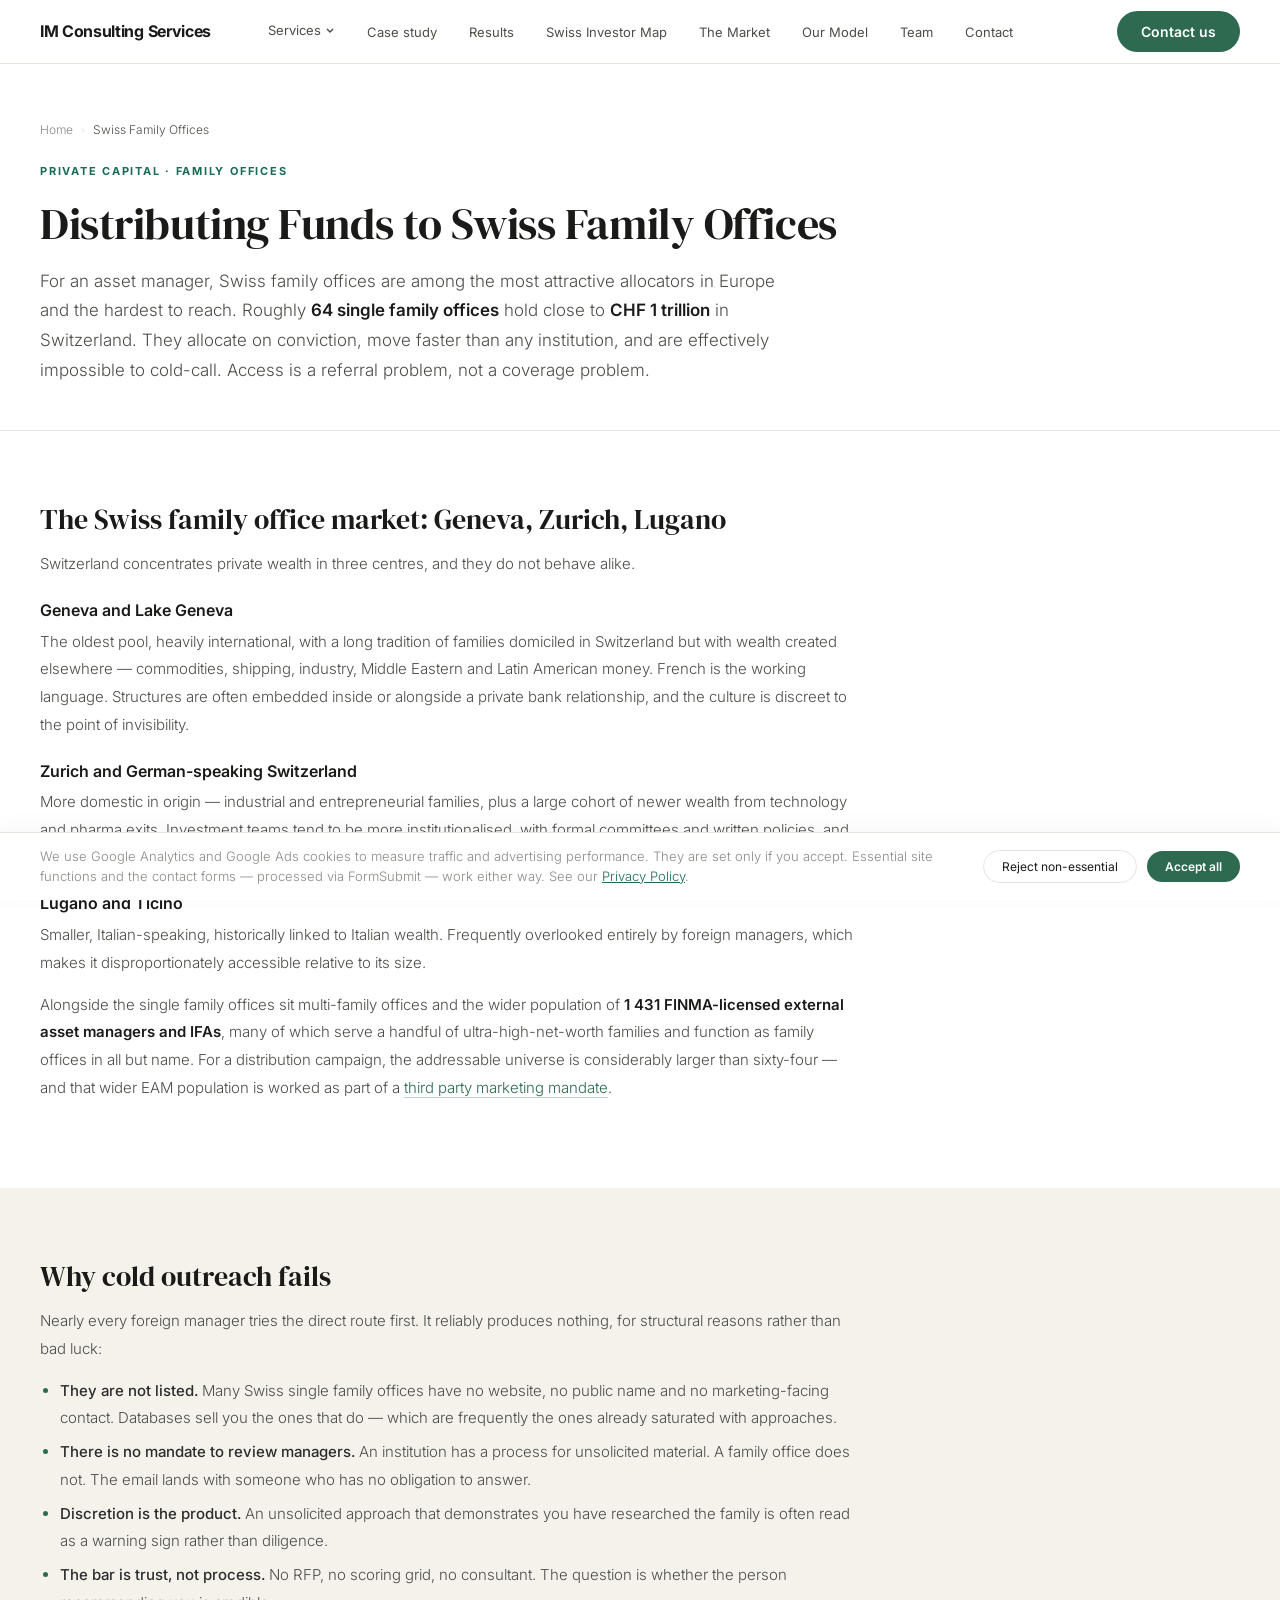
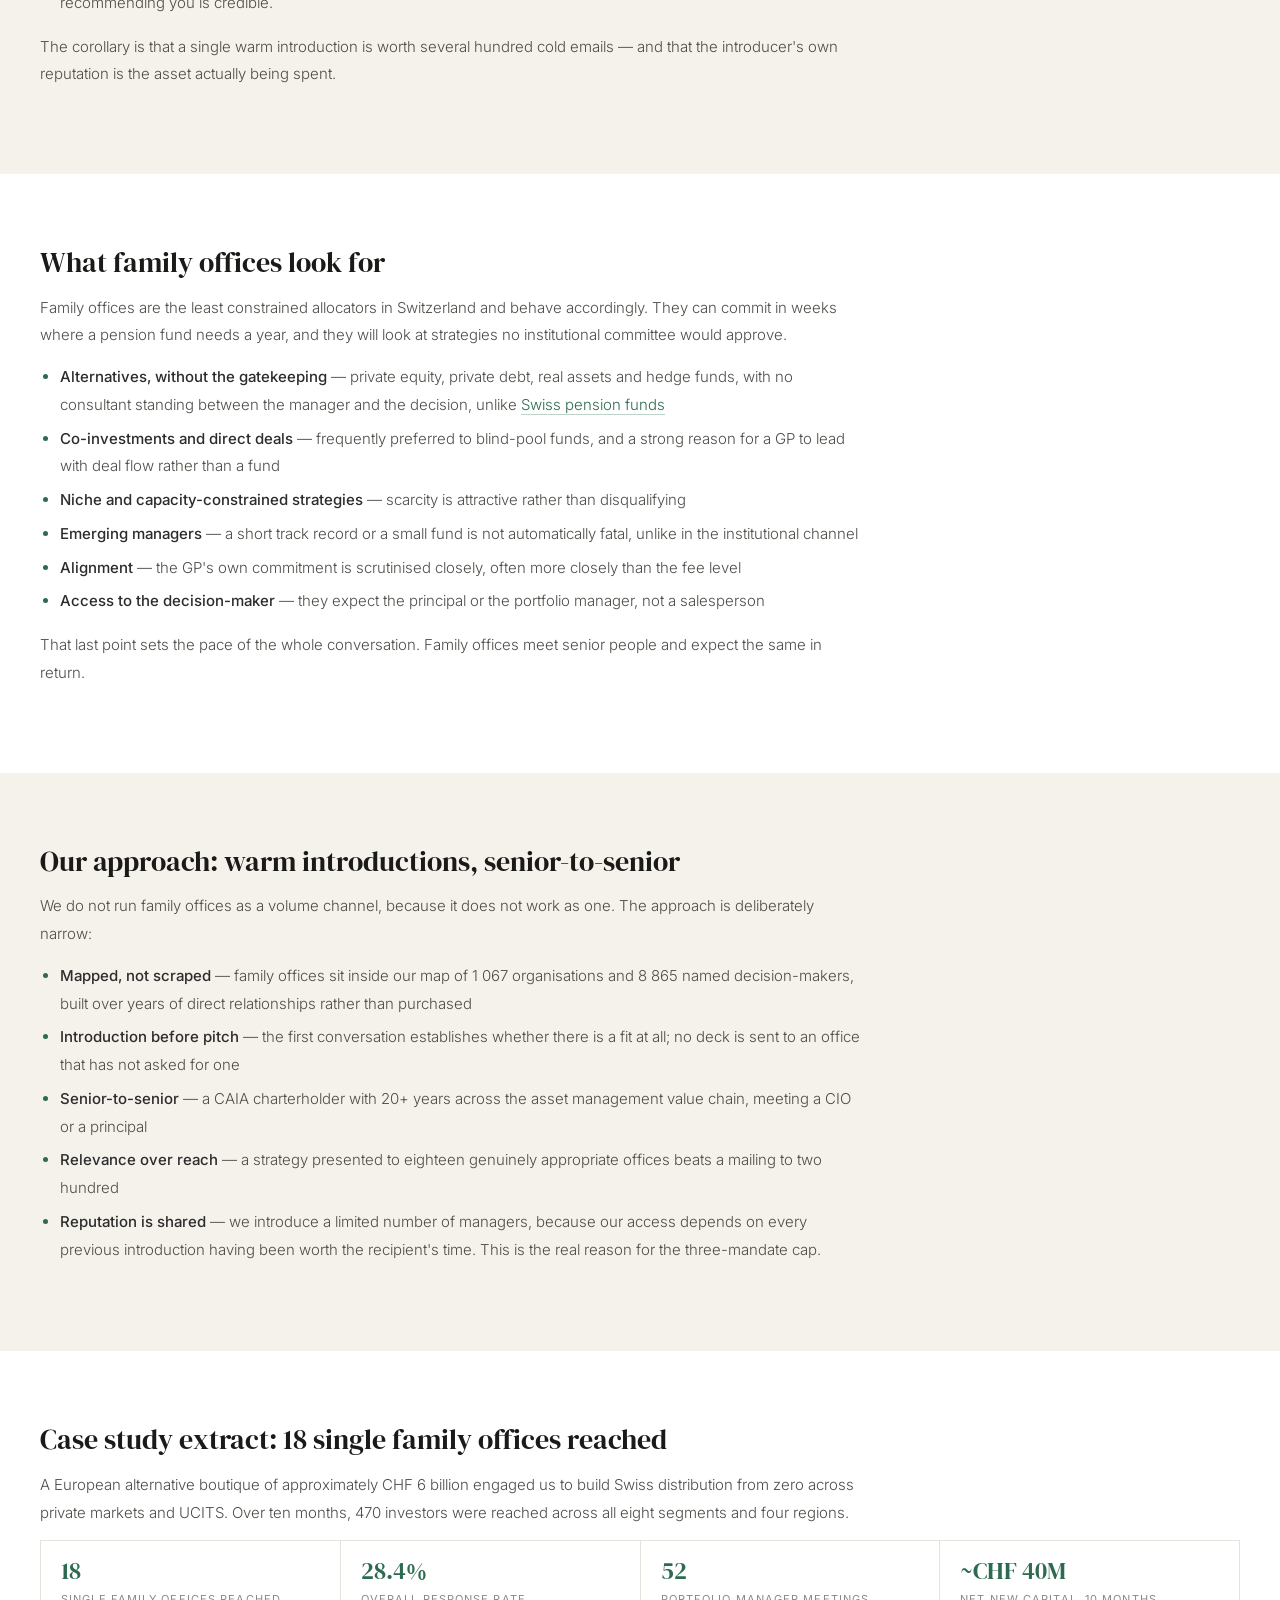
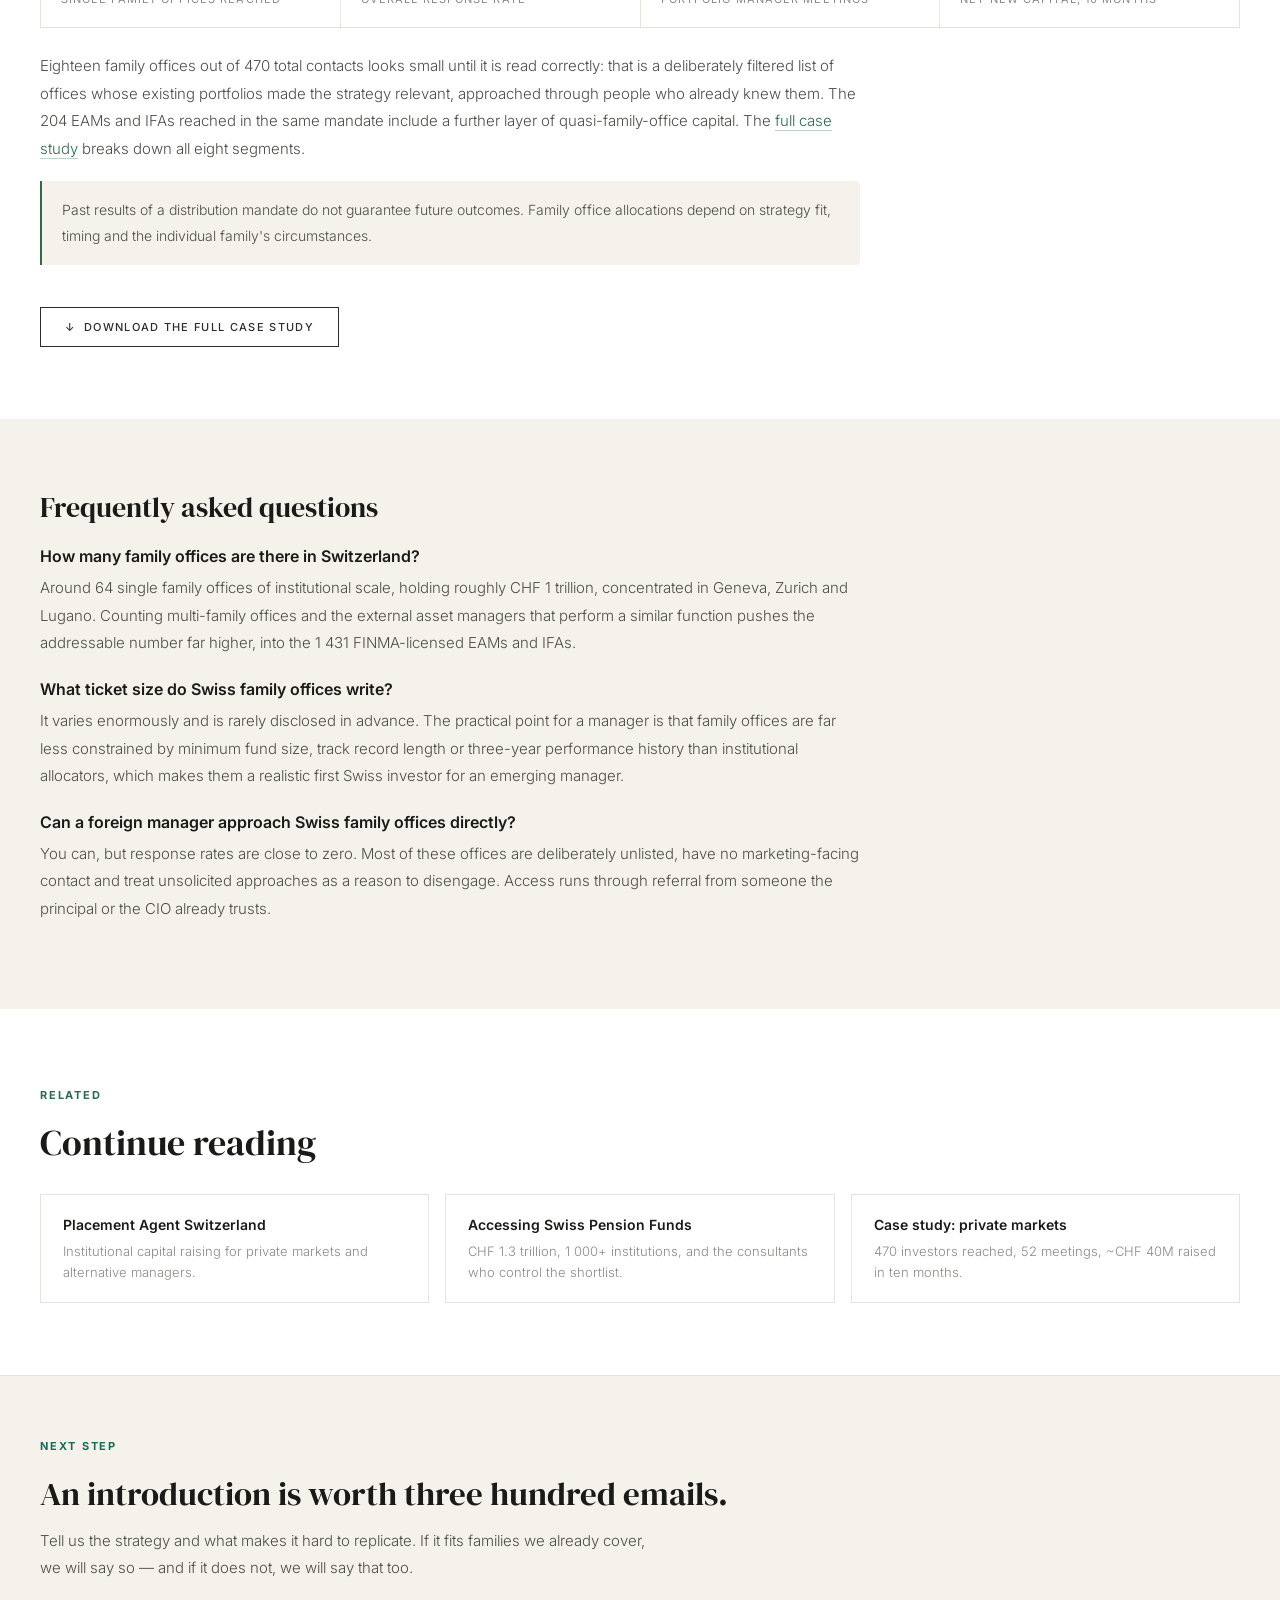
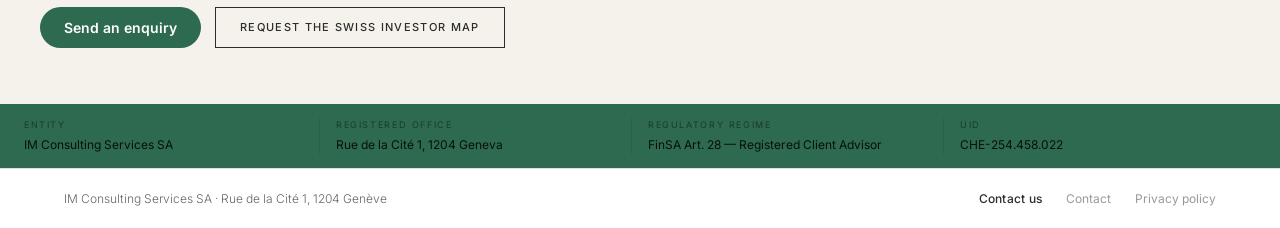
<file: swiss-family-offices.html>
<!DOCTYPE html>
<html lang="en">
<head>
<!-- Google tag (gtag.js) — Google Consent Mode v2 -->
<script>
  window.dataLayer = window.dataLayer || [];
  function gtag(){dataLayer.push(arguments);}
  // Deny by default, before any Google tag loads.
  gtag('consent', 'default', {
    ad_storage:            'denied',
    ad_user_data:          'denied',
    ad_personalization:    'denied',
    analytics_storage:     'denied',
    functionality_storage: 'granted',
    security_storage:      'granted',
    wait_for_update:       500
  });
  // Restore a previously granted choice before measurement starts.
  try {
    if (localStorage.getItem('imc-consent') === 'granted') {
      gtag('consent', 'update', {
        ad_storage:         'granted',
        ad_user_data:       'granted',
        ad_personalization: 'granted',
        analytics_storage:  'granted'
      });
    }
  } catch (e) {}
  gtag('js', new Date());
  gtag('config', 'G-DBSGGFBSQ2');
  gtag('config', 'AW-18202239440');
</script>
<script async src="https://www.googletagmanager.com/gtag/js?id=G-DBSGGFBSQ2"></script>
<meta charset="UTF-8">
<meta name="viewport" content="width=device-width, initial-scale=1.0">
<link rel="icon" type="image/svg+xml" href="data:image/svg+xml,%3Csvg xmlns='http://www.w3.org/2000/svg' viewBox='0 0 100 100'%3E%3Ctext x='50' y='68' font-size='52' fill='%231A1A18' text-anchor='middle' font-family='Inter,Helvetica,Arial,sans-serif' font-weight='500' letter-spacing='-2'%3EIM%3C/text%3E%3C/svg%3E">

<title>Swiss Family Offices | How Fund Managers Reach SFOs &amp; MFOs</title>
<meta name="description" content="Reach 64 Swiss single family offices managing CHF 1 trillion. Conviction-driven, impossible to cold-call &mdash; how introductions actually happen.">
<meta name="robots" content="index, follow">
<link rel="canonical" href="https://www.im-consultingservices.ch/swiss-family-offices.html">

<meta property="og:type" content="article">
<meta property="og:url" content="https://www.im-consultingservices.ch/swiss-family-offices.html">
<meta property="og:title" content="Swiss Family Offices | How Fund Managers Reach SFOs &amp; MFOs">
<meta property="og:description" content="Reach 64 Swiss single family offices managing CHF 1 trillion. Conviction-driven, impossible to cold-call &mdash; how introductions actually happen.">
<meta name="twitter:card" content="summary">
<meta name="twitter:title" content="Swiss Family Offices | How Fund Managers Reach SFOs &amp; MFOs">
<meta name="twitter:description" content="64 Swiss single family offices, CHF 1 trillion, and why warm introductions are the only route in.">

<script type="application/ld+json">
{
  "@context": "https://schema.org",
  "@graph": [
    {
      "@type": "BreadcrumbList",
      "itemListElement": [
        { "@type": "ListItem", "position": 1, "name": "Home", "item": "https://www.im-consultingservices.ch/" },
        { "@type": "ListItem", "position": 2, "name": "Swiss Family Offices", "item": "https://www.im-consultingservices.ch/swiss-family-offices.html" }
      ]
    },
    {
      "@type": "Service",
      "name": "Swiss Family Office Distribution",
      "description": "Fund distribution to Swiss single and multi-family offices in Geneva, Zurich and Lugano, for alternative asset managers.",
      "serviceType": "Family Office Distribution",
      "areaServed": { "@type": "Country", "name": "Switzerland" },
      "provider": {
        "@type": "ProfessionalService",
        "name": "IM Consulting Services SA",
        "url": "https://www.im-consultingservices.ch",
        "email": "gp@im-consultingservices.ch",
        "address": {
          "@type": "PostalAddress",
          "streetAddress": "Rue de la Cité 1",
          "addressLocality": "Geneva",
          "postalCode": "1204",
          "addressCountry": "CH"
        }
      }
    },
    {
      "@type": "FAQPage",
      "mainEntity": [
        {
          "@type": "Question",
          "name": "How many family offices are there in Switzerland?",
          "acceptedAnswer": { "@type": "Answer", "text": "Around 64 single family offices of institutional scale, holding roughly CHF 1 trillion, concentrated in Geneva, Zurich and Lugano. Counting multi-family offices and the external asset managers that perform a similar function pushes the addressable number far higher, into the 1,431 FINMA-licensed EAMs and IFAs." }
        },
        {
          "@type": "Question",
          "name": "What ticket size do Swiss family offices write?",
          "acceptedAnswer": { "@type": "Answer", "text": "It varies enormously and is rarely disclosed in advance. The practical point for a manager is that family offices are far less constrained by minimum fund size, track record length or three-year performance history than institutional allocators, which makes them a realistic first Swiss investor for an emerging manager." }
        },
        {
          "@type": "Question",
          "name": "Can a foreign manager approach Swiss family offices directly?",
          "acceptedAnswer": { "@type": "Answer", "text": "You can, but response rates are close to zero. Most of these offices are deliberately unlisted, have no marketing-facing contact and treat unsolicited approaches as a reason to disengage. Access runs through referral from someone the principal or the CIO already trusts." }
        }
      ]
    }
  ]
}
</script>

<meta http-equiv="Content-Security-Policy" content="upgrade-insecure-requests">
<link rel="preconnect" href="https://fonts.googleapis.com">
<link rel="preconnect" href="https://fonts.gstatic.com" crossorigin>
<link rel="preload" href="https://fonts.googleapis.com/css2?family=Inter:wght@300;400;500;600;700&family=DM+Serif+Display:ital@0;1&display=swap" as="style" onload="this.onload=null;this.rel='stylesheet'">
<noscript><link href="https://fonts.googleapis.com/css2?family=Inter:wght@300;400;500;600;700&family=DM+Serif+Display:ital@0;1&display=swap" rel="stylesheet"></noscript>
<link rel="stylesheet" href="style.css">
</head>
<body>

<!-- ── MODALS ──────────────────────────────────────── -->

<!-- MODAL: Swiss Investor Map -->
<div class="modal-ov" id="modal">
  <div class="modal">
    <button class="modal-x" onclick="closeModal()">&times;</button>
    <div class="modal-lbl">Proprietary Research &middot; 2026</div>
    <div class="modal-ttl">Request the Swiss Investor Map</div>
    <div class="modal-desc">Top 100 Swiss pension funds &mdash; AUM ranking, consultant mapping, allocation intelligence.</div>
    <form class="mf" id="modal-form">
      <div class="mf-grid">
        <input type="text" name="name" placeholder="Full name *" required>
        <input type="text" name="function" placeholder="Function *" required>
        <input type="text" name="company" placeholder="Company *" required>
        <input type="email" name="email" placeholder="Professional email *" required>
        <input type="text" name="strategy" placeholder="Strategy">
        <input type="text" name="aum" placeholder="AUM under management">
        <select name="domicile" class="full">
          <option value="" disabled selected>Fund domicile</option>
          <option>Luxembourg</option><option>Ireland</option>
          <option>Switzerland</option><option>Cayman Islands</option><option>Other</option>
        </select>
        <button type="submit" class="mf-btn full">Request the Swiss Investor Map &rarr;</button>
      </div>
    </form>
    <div class="mfine">We will contact you within 24 hours. No spam.</div>
  </div>
</div>

<!-- MODAL: Download -->
<div class="modal-ov" id="dl-modal">
  <div class="modal">
    <button class="modal-x" onclick="closeDownloadModal()">&times;</button>
    <div class="modal-lbl" id="dl-modal-lbl">Download</div>
    <div class="modal-ttl" id="dl-modal-ttl">Request the document</div>
    <div class="modal-desc">Leave your details and we will send it to you within 24 hours.</div>
    <form class="mf" id="dl-form">
      <div class="mf-grid">
        <input type="text" name="name" placeholder="Full name *" required>
        <input type="text" name="function" placeholder="Function *" required>
        <input type="text" name="company" placeholder="Company *" required>
        <input type="email" name="email" placeholder="Professional email *" required>
        <input type="hidden" name="document" id="dl-doc-field" value="">
        <button type="submit" class="mf-btn full">Request &rarr;</button>
      </div>
    </form>
    <div class="mfine" id="dl-success" style="display:none">&#10003;&nbsp; Thank you. We will send it within 24 hours.</div>
    <div class="mfine">No spam &middot; Professional use only</div>
  </div>
</div>

<!-- MODAL: Contact -->
<div class="modal-ov" id="contact-modal">
  <div class="modal">
    <button class="modal-x" onclick="closeContactModal()">&times;</button>
    <div class="modal-lbl">IM Consulting Services SA</div>
    <div class="modal-ttl">Send an enquiry</div>
    <div class="modal-desc">We will respond within 24 hours.</div>
    <form class="mf" id="contact-form">
      <div class="mf-grid">
        <input type="text" name="name" placeholder="Full name *" required>
        <input type="text" name="function" placeholder="Function *" required>
        <input type="text" name="company" placeholder="Company *" required>
        <input type="email" name="email" placeholder="Professional email *" required>
        <input type="text" name="strategy" placeholder="Strategy (UCITS, ILS...)">
        <input type="text" name="aum" placeholder="AUM under management">
        <button type="submit" class="mf-btn full">Send enquiry &rarr;</button>
      </div>
    </form>
    <div class="mfine">No spam &middot; We will respond within 24 hours</div>
  </div>
</div>

<!-- ── NAVIGATION ──────────────────────────────────── -->
<nav class="nav" role="navigation" aria-label="Main navigation">
  <a href="/" class="nav__logo" aria-label="IM Consulting Services" style="font-size:1rem;font-weight:700;letter-spacing:-0.02em">IM Consulting Services</a>
  <ul class="nav__links" role="list">
    <li class="nav__dd">
      <button class="nav__dd-btn" aria-expanded="false" aria-haspopup="true">
        Services
        <svg viewBox="0 0 12 12" aria-hidden="true"><polyline points="2,4 6,8 10,4"></polyline></svg>
      </button>
      <ul class="nav__dd-menu" role="list">
        <li><a href="/placement-agent-switzerland.html">Placement Agent Switzerland</a></li>
        <li><a href="/third-party-marketing-switzerland.html">Third Party Marketing Switzerland</a></li>
        <li><a href="/swiss-pension-funds.html">Swiss Pension Funds</a></li>
        <li><a href="/swiss-family-offices.html" aria-current="page">Swiss Family Offices</a></li>
        <li><a href="/ucits-distribution-switzerland.html">UCITS Distribution Switzerland</a></li>
      </ul>
    </li>
    <li><a href="/case-study-private-markets.html" class="nav__link">Case study</a></li>
    <li><a href="/#results" class="nav__link">Results</a></li>
    <li><a href="/swiss-investor-map.html" class="nav__link">Swiss Investor Map</a></li>
    <li class="nav-anchor"><a href="/#market" class="nav__link">The Market</a></li>
    <li class="nav-anchor"><a href="/#coverage" class="nav__link">Our Model</a></li>
    <li class="nav-anchor"><a href="/#team" class="nav__link">Team</a></li>
    <li><a href="/contact.html" class="nav__link">Contact</a></li>
  </ul>
  <div class="nav__controls">
    <button class="btn-accent" onclick="openContactModal()">Contact us</button>
    <button class="nav__hamburger" aria-label="Open menu" aria-expanded="false">
      <span></span><span></span><span></span>
    </button>
  </div>
</nav>

<div class="nav__overlay" role="dialog" aria-modal="true" aria-label="Navigation menu">
  <button class="overlay-close" aria-label="Close menu">&times;</button>
  <span class="nav__group-lbl">Services</span>
  <a href="/placement-agent-switzerland.html" class="nav__link nav__link--sub">Placement Agent Switzerland</a>
  <a href="/third-party-marketing-switzerland.html" class="nav__link nav__link--sub">Third Party Marketing Switzerland</a>
  <a href="/swiss-pension-funds.html" class="nav__link nav__link--sub">Swiss Pension Funds</a>
  <a href="/swiss-family-offices.html" class="nav__link nav__link--sub">Swiss Family Offices</a>
  <a href="/ucits-distribution-switzerland.html" class="nav__link nav__link--sub">UCITS Distribution Switzerland</a>
  <span class="nav__group-lbl">Resources</span>
  <a href="/case-study-private-markets.html" class="nav__link">Case study</a>
  <a href="/#results" class="nav__link">Results</a>
  <a href="/swiss-investor-map.html" class="nav__link">Swiss Investor Map</a>
  <span class="nav__group-lbl">Company</span>
  <a href="/#market" class="nav__link">The Market</a>
  <a href="/#coverage" class="nav__link">Our Model</a>
  <a href="/#team" class="nav__link">Team</a>
  <a href="/contact.html" class="nav__link">Contact</a>
</div>

<!-- ── PAGE HEADER ─────────────────────────────────── -->
<header class="page-head">
  <div class="w">
    <nav class="crumb" aria-label="Breadcrumb">
      <ol>
        <li><a href="/">Home</a></li>
        <li class="crumb-sep" aria-hidden="true">&rsaquo;</li>
        <li aria-current="page">Swiss Family Offices</li>
      </ol>
    </nav>
    <span class="eyebrow">Private Capital &middot; Family Offices</span>
    <h1>Distributing Funds to Swiss Family Offices</h1>
    <p class="page-lede">For an asset manager, Swiss family offices are among the most attractive allocators in Europe and the hardest to reach. Roughly <strong>64 single family offices</strong> hold close to <strong>CHF 1 trillion</strong> in Switzerland. They allocate on conviction, move faster than any institution, and are effectively impossible to cold-call. Access is a referral problem, not a coverage problem.</p>
  </div>
</header>

<!-- ── MAIN CONTENT ────────────────────────────────── -->
<main>

  <!-- 1 — THE MARKET -->
  <section class="section-light sec">
    <div class="w">
      <div class="pg-body fade-up">
        <h2>The Swiss family office market: Geneva, Zurich, Lugano</h2>
        <p>Switzerland concentrates private wealth in three centres, and they do not behave alike.</p>
        <h3>Geneva and Lake Geneva</h3>
        <p>The oldest pool, heavily international, with a long tradition of families domiciled in Switzerland but with wealth created elsewhere &mdash; commodities, shipping, industry, Middle Eastern and Latin American money. French is the working language. Structures are often embedded inside or alongside a private bank relationship, and the culture is discreet to the point of invisibility.</p>
        <h3>Zurich and German-speaking Switzerland</h3>
        <p>More domestic in origin &mdash; industrial and entrepreneurial families, plus a large cohort of newer wealth from technology and pharma exits. Investment teams tend to be more institutionalised, with formal committees and written policies, and are more receptive to a structured investment case.</p>
        <h3>Lugano and Ticino</h3>
        <p>Smaller, Italian-speaking, historically linked to Italian wealth. Frequently overlooked entirely by foreign managers, which makes it disproportionately accessible relative to its size.</p>
        <p>Alongside the single family offices sit multi-family offices and the wider population of <strong>1 431 FINMA-licensed external asset managers and IFAs</strong>, many of which serve a handful of ultra-high-net-worth families and function as family offices in all but name. For a distribution campaign, the addressable universe is considerably larger than sixty-four &mdash; and that wider EAM population is worked as part of a <a href="/third-party-marketing-switzerland.html">third party marketing mandate</a>.</p>
      </div>
    </div>
  </section>

  <!-- 2 — WHY COLD OUTREACH FAILS -->
  <section class="section-light--alt sec">
    <div class="w">
      <div class="pg-body fade-up">
        <h2>Why cold outreach fails</h2>
        <p>Nearly every foreign manager tries the direct route first. It reliably produces nothing, for structural reasons rather than bad luck:</p>
        <ul>
          <li><strong>They are not listed.</strong> Many Swiss single family offices have no website, no public name and no marketing-facing contact. Databases sell you the ones that do &mdash; which are frequently the ones already saturated with approaches.</li>
          <li><strong>There is no mandate to review managers.</strong> An institution has a process for unsolicited material. A family office does not. The email lands with someone who has no obligation to answer.</li>
          <li><strong>Discretion is the product.</strong> An unsolicited approach that demonstrates you have researched the family is often read as a warning sign rather than diligence.</li>
          <li><strong>The bar is trust, not process.</strong> No RFP, no scoring grid, no consultant. The question is whether the person recommending you is credible.</li>
        </ul>
        <p>The corollary is that a single warm introduction is worth several hundred cold emails &mdash; and that the introducer's own reputation is the asset actually being spent.</p>
      </div>
    </div>
  </section>

  <!-- 3 — WHAT THEY LOOK FOR -->
  <section class="section-light sec">
    <div class="w">
      <div class="pg-body fade-up">
        <h2>What family offices look for</h2>
        <p>Family offices are the least constrained allocators in Switzerland and behave accordingly. They can commit in weeks where a pension fund needs a year, and they will look at strategies no institutional committee would approve.</p>
        <ul>
          <li><strong>Alternatives, without the gatekeeping</strong> &mdash; private equity, private debt, real assets and hedge funds, with no consultant standing between the manager and the decision, unlike <a href="/swiss-pension-funds.html">Swiss pension funds</a></li>
          <li><strong>Co-investments and direct deals</strong> &mdash; frequently preferred to blind-pool funds, and a strong reason for a GP to lead with deal flow rather than a fund</li>
          <li><strong>Niche and capacity-constrained strategies</strong> &mdash; scarcity is attractive rather than disqualifying</li>
          <li><strong>Emerging managers</strong> &mdash; a short track record or a small fund is not automatically fatal, unlike in the institutional channel</li>
          <li><strong>Alignment</strong> &mdash; the GP's own commitment is scrutinised closely, often more closely than the fee level</li>
          <li><strong>Access to the decision-maker</strong> &mdash; they expect the principal or the portfolio manager, not a salesperson</li>
        </ul>
        <p>That last point sets the pace of the whole conversation. Family offices meet senior people and expect the same in return.</p>
      </div>
    </div>
  </section>

  <!-- 4 — OUR APPROACH -->
  <section class="section-light--alt sec">
    <div class="w">
      <div class="pg-body fade-up">
        <h2>Our approach: warm introductions, senior-to-senior</h2>
        <p>We do not run family offices as a volume channel, because it does not work as one. The approach is deliberately narrow:</p>
        <ul>
          <li><strong>Mapped, not scraped</strong> &mdash; family offices sit inside our map of 1 067 organisations and 8 865 named decision-makers, built over years of direct relationships rather than purchased</li>
          <li><strong>Introduction before pitch</strong> &mdash; the first conversation establishes whether there is a fit at all; no deck is sent to an office that has not asked for one</li>
          <li><strong>Senior-to-senior</strong> &mdash; a CAIA charterholder with 20+ years across the asset management value chain, meeting a CIO or a principal</li>
          <li><strong>Relevance over reach</strong> &mdash; a strategy presented to eighteen genuinely appropriate offices beats a mailing to two hundred</li>
          <li><strong>Reputation is shared</strong> &mdash; we introduce a limited number of managers, because our access depends on every previous introduction having been worth the recipient's time. This is the real reason for the three-mandate cap.</li>
        </ul>
      </div>
    </div>
  </section>

  <!-- 5 — CASE STUDY EXTRACT -->
  <section class="section-light sec">
    <div class="w">
      <div class="pg-body fade-up">
        <h2>Case study extract: 18 single family offices reached</h2>
        <p>A European alternative boutique of approximately CHF 6 billion engaged us to build Swiss distribution from zero across private markets and UCITS. Over ten months, 470 investors were reached across all eight segments and four regions.</p>
      </div>

      <div class="pg-facts fade-up">
        <div class="pg-fact"><div class="pg-fact-n">18</div><div class="pg-fact-l">Single family offices reached</div></div>
        <div class="pg-fact"><div class="pg-fact-n">28.4%</div><div class="pg-fact-l">Overall response rate</div></div>
        <div class="pg-fact"><div class="pg-fact-n">52</div><div class="pg-fact-l">Portfolio manager meetings</div></div>
        <div class="pg-fact"><div class="pg-fact-n">~CHF 40M</div><div class="pg-fact-l">Net new capital, 10 months</div></div>
      </div>

      <div class="pg-body fade-up">
        <p>Eighteen family offices out of 470 total contacts looks small until it is read correctly: that is a deliberately filtered list of offices whose existing portfolios made the strategy relevant, approached through people who already knew them. The 204 EAMs and IFAs reached in the same mandate include a further layer of quasi-family-office capital. The <a href="/case-study-private-markets.html">full case study</a> breaks down all eight segments.</p>
        <div class="pg-note">
          <p>Past results of a distribution mandate do not guarantee future outcomes. Family office allocations depend on strategy fit, timing and the individual family's circumstances.</p>
        </div>
      </div>
      <button class="btn-dl-yellow" onclick="openDownloadModal('Full Case Study')">&#8595;&nbsp; Download the full case study</button>
    </div>
  </section>

  <!-- 6 — FAQ -->
  <section class="section-light--alt sec">
    <div class="w">
      <div class="pg-body fade-up">
        <h2>Frequently asked questions</h2>

        <h3>How many family offices are there in Switzerland?</h3>
        <p>Around 64 single family offices of institutional scale, holding roughly CHF 1 trillion, concentrated in Geneva, Zurich and Lugano. Counting multi-family offices and the external asset managers that perform a similar function pushes the addressable number far higher, into the 1 431 FINMA-licensed EAMs and IFAs.</p>

        <h3>What ticket size do Swiss family offices write?</h3>
        <p>It varies enormously and is rarely disclosed in advance. The practical point for a manager is that family offices are far less constrained by minimum fund size, track record length or three-year performance history than institutional allocators, which makes them a realistic first Swiss investor for an emerging manager.</p>

        <h3>Can a foreign manager approach Swiss family offices directly?</h3>
        <p>You can, but response rates are close to zero. Most of these offices are deliberately unlisted, have no marketing-facing contact and treat unsolicited approaches as a reason to disengage. Access runs through referral from someone the principal or the CIO already trusts.</p>
      </div>
    </div>
  </section>

  <!-- RELATED -->
  <section class="section-light sec">
    <div class="w">
      <div class="sec-h fade-up">
        <span class="eyebrow">Related</span>
        <h2>Continue reading</h2>
      </div>
      <div class="rel-links fade-up">
        <a class="rel-card" href="/placement-agent-switzerland.html">
          <div class="rel-card-t">Placement Agent Switzerland</div>
          <div class="rel-card-d">Institutional capital raising for private markets and alternative managers.</div>
        </a>
        <a class="rel-card" href="/swiss-pension-funds.html">
          <div class="rel-card-t">Accessing Swiss Pension Funds</div>
          <div class="rel-card-d">CHF 1.3 trillion, 1 000+ institutions, and the consultants who control the shortlist.</div>
        </a>
        <a class="rel-card" href="/case-study-private-markets.html">
          <div class="rel-card-t">Case study: private markets</div>
          <div class="rel-card-d">470 investors reached, 52 meetings, ~CHF 40M raised in ten months.</div>
        </a>
      </div>
    </div>
  </section>

</main>

<!-- ── END-OF-PAGE CTA ─────────────────────────────── -->
<section class="cta-band">
  <div class="cta-inner fade-up">
    <span class="eyebrow">Next step</span>
    <h2>An introduction is worth three hundred emails.</h2>
    <p>Tell us the strategy and what makes it hard to replicate. If it fits families we already cover, we will say so &mdash; and if it does not, we will say that too.</p>
    <div class="cta-actions">
      <button class="btn-accent" onclick="openContactModal()">Send an enquiry</button>
      <button class="btn-dl-yellow" onclick="openModal()">Request the Swiss Investor Map</button>
    </div>
  </div>
</section>

<!-- ── COMPLIANCE BAND ─────────────────────────────── -->
<div class="compliance-band">
  <div class="comp-grid">
    <div class="comp-col"><div class="comp-l">Entity</div><div class="comp-v">IM Consulting Services SA</div></div>
    <div class="comp-col"><div class="comp-l">Registered Office</div><div class="comp-v">Rue de la Cit&eacute; 1, 1204 Geneva</div></div>
    <div class="comp-col"><div class="comp-l">Regulatory Regime</div><div class="comp-v">FinSA Art. 28 &mdash; Registered Client Advisor</div></div>
    <div class="comp-col"><div class="comp-l">UID</div><div class="comp-v">CHE-254.458.022</div></div>
  </div>
</div>

<!-- ── FOOTER ──────────────────────────────────────── -->
<footer class="footer-bar">
  <span class="footer-bar__left">
    IM Consulting Services SA &middot; Rue de la Cit&eacute; 1, 1204 Gen&egrave;ve
  </span>
  <div class="footer-bar__right">
    <a href="mailto:gp@im-consultingservices.ch" class="footer-contact-link">Contact us</a>
    <a href="/contact.html" class="footer-bar__link">Contact</a>
    <a href="/privacy.html" class="footer-bar__link">Privacy policy</a>
  </div>
</footer>

<!-- ── COOKIE CONSENT BANNER ────────────────────── -->
<div class="cookie-banner" id="cookie-banner" role="dialog" aria-label="Cookie consent" aria-live="polite" hidden>
  <p class="cookie-banner__text">We use Google Analytics and Google Ads cookies to measure traffic and advertising performance. They are set only if you accept. Essential site functions and the contact forms &mdash; processed via FormSubmit &mdash; work either way. See our <a href="/privacy.html">Privacy Policy</a>.</p>
  <div class="cookie-banner__actions">
    <button type="button" class="btn-outline-dark btn-sm" id="cookie-reject">Reject non-essential</button>
    <button type="button" class="btn-accent btn-sm" id="cookie-accept">Accept all</button>
  </div>
</div>
<script src="main.js?v=2"></script>
<script src="consent.js"></script>
</body>
</html>
</file>
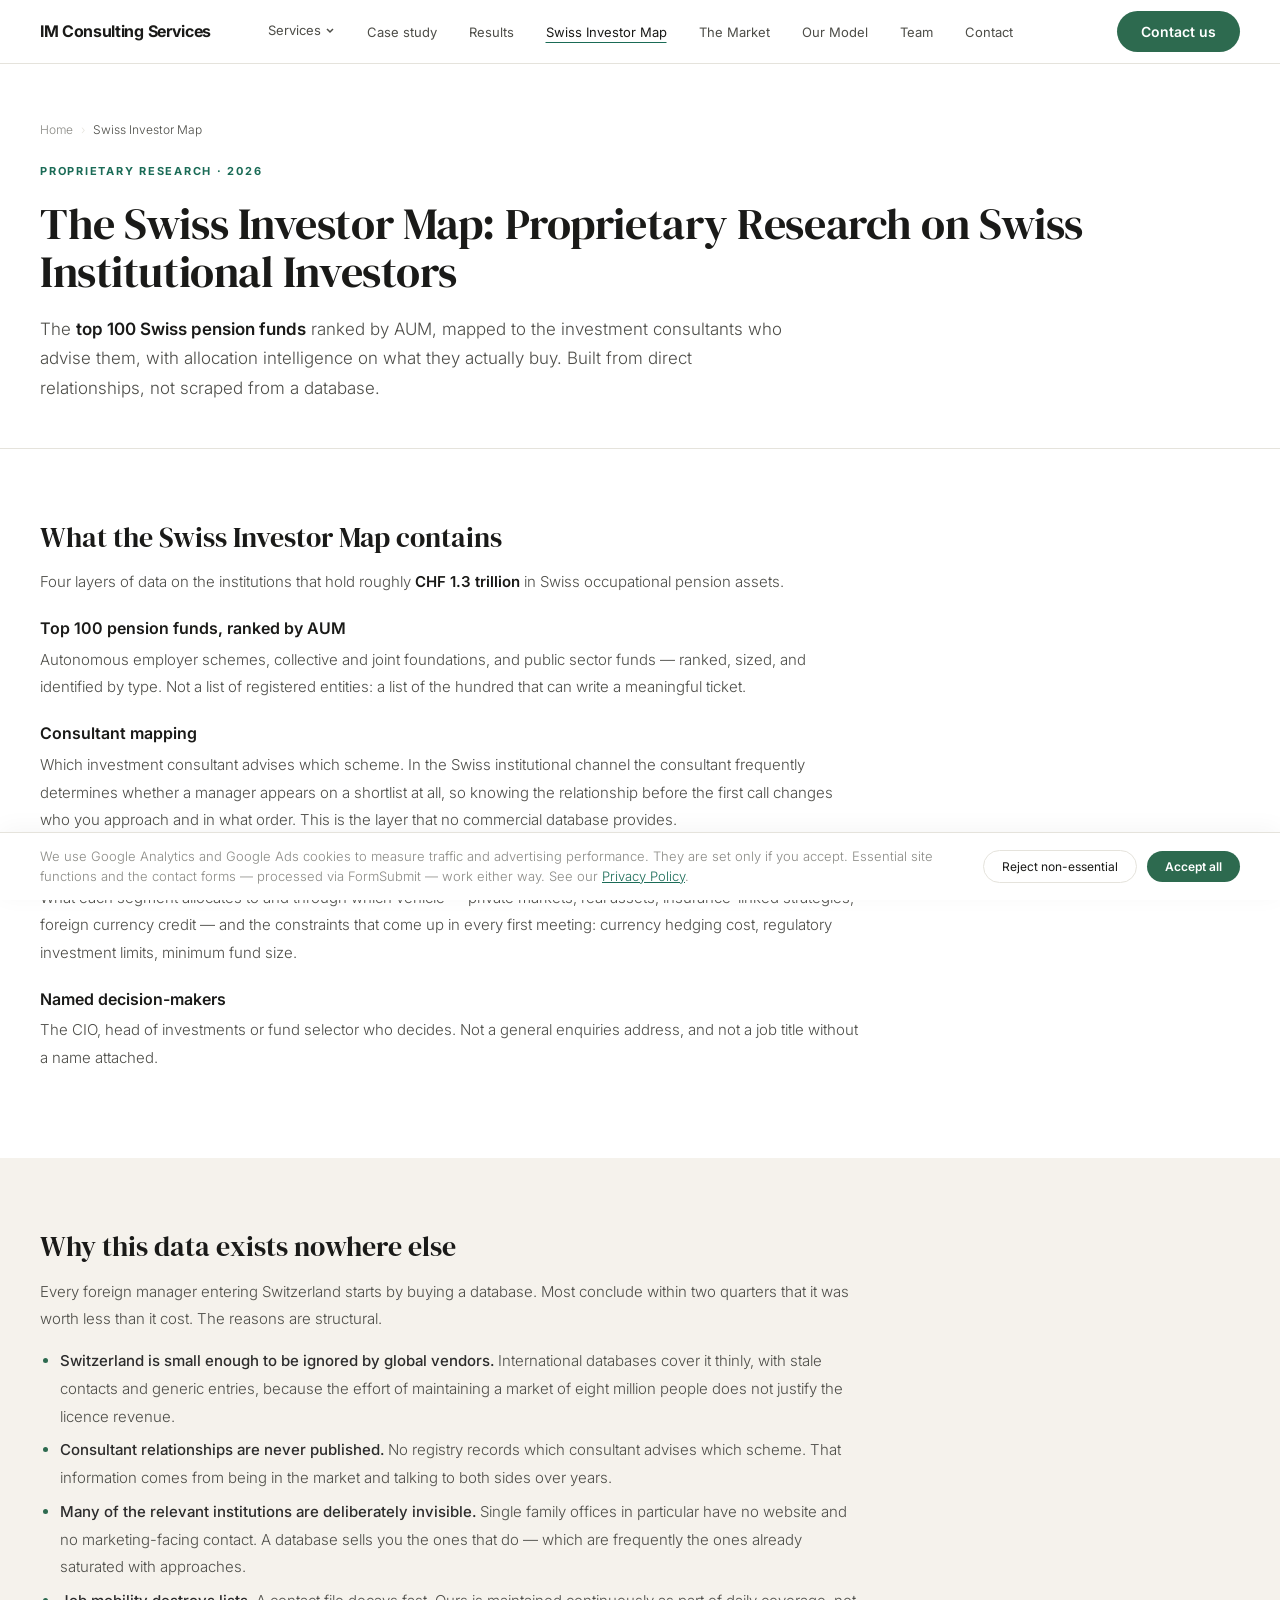
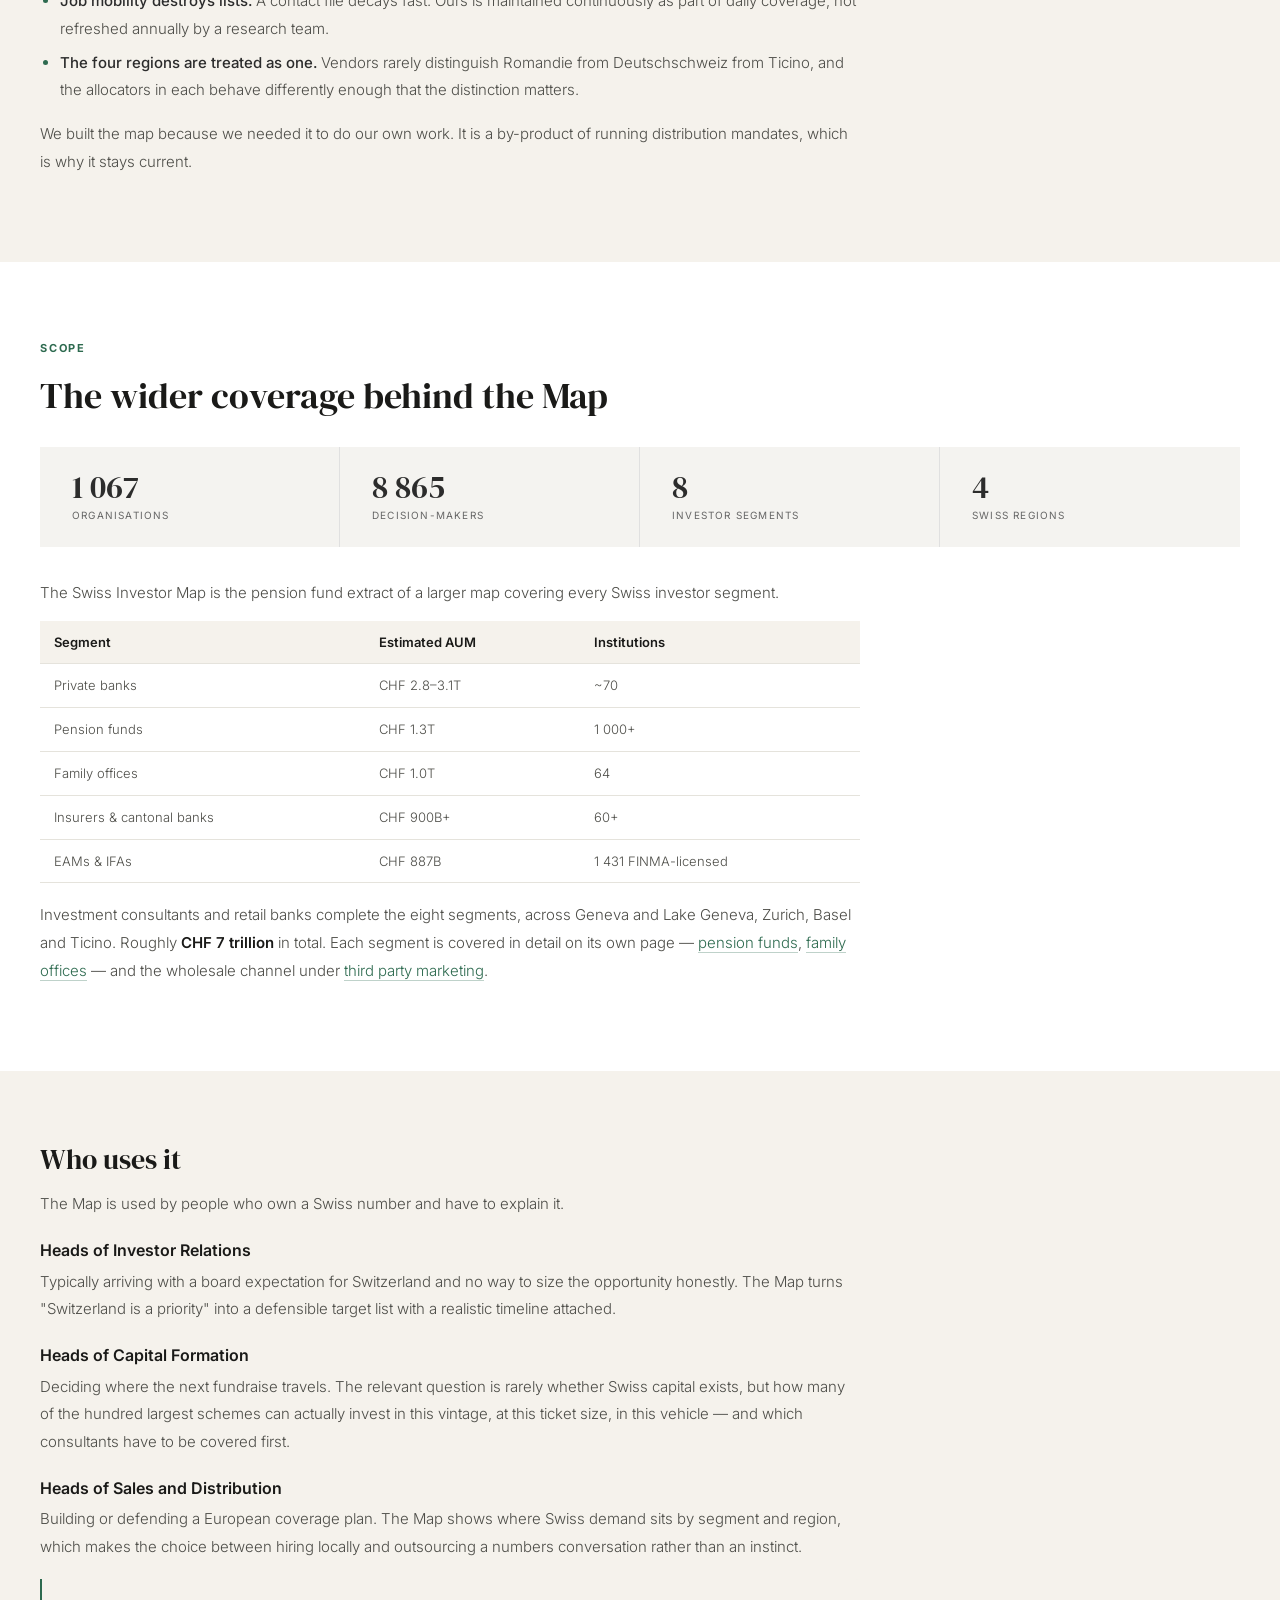
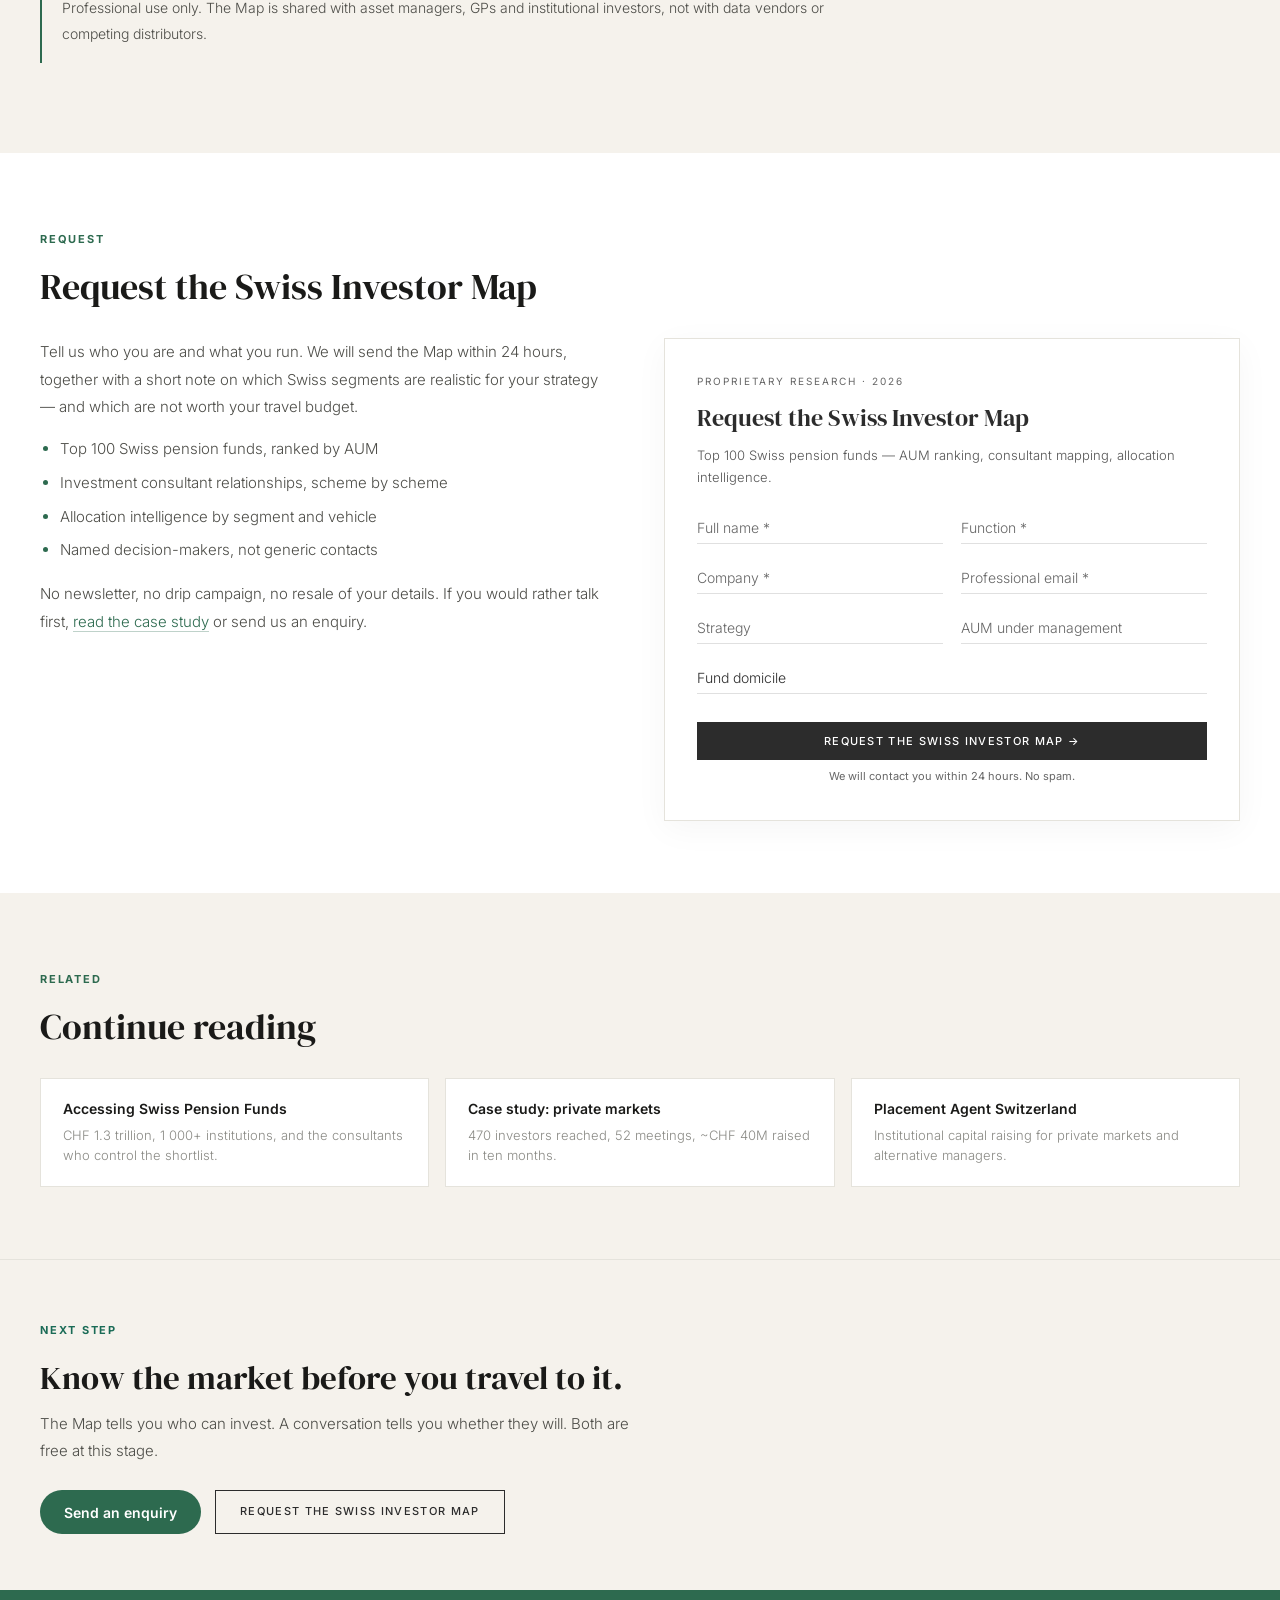
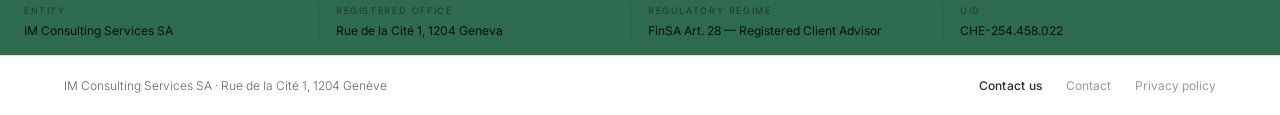
<file: swiss-investor-map.html>
<!DOCTYPE html>
<html lang="en">
<head>
<!-- Google tag (gtag.js) — Google Consent Mode v2 -->
<script>
  window.dataLayer = window.dataLayer || [];
  function gtag(){dataLayer.push(arguments);}
  // Deny by default, before any Google tag loads.
  gtag('consent', 'default', {
    ad_storage:            'denied',
    ad_user_data:          'denied',
    ad_personalization:    'denied',
    analytics_storage:     'denied',
    functionality_storage: 'granted',
    security_storage:      'granted',
    wait_for_update:       500
  });
  // Restore a previously granted choice before measurement starts.
  try {
    if (localStorage.getItem('imc-consent') === 'granted') {
      gtag('consent', 'update', {
        ad_storage:         'granted',
        ad_user_data:       'granted',
        ad_personalization: 'granted',
        analytics_storage:  'granted'
      });
    }
  } catch (e) {}
  gtag('js', new Date());
  gtag('config', 'G-DBSGGFBSQ2');
  gtag('config', 'AW-18202239440');
</script>
<script async src="https://www.googletagmanager.com/gtag/js?id=G-DBSGGFBSQ2"></script>
<meta charset="UTF-8">
<meta name="viewport" content="width=device-width, initial-scale=1.0">
<link rel="icon" type="image/svg+xml" href="data:image/svg+xml,%3Csvg xmlns='http://www.w3.org/2000/svg' viewBox='0 0 100 100'%3E%3Ctext x='50' y='68' font-size='52' fill='%231A1A18' text-anchor='middle' font-family='Inter,Helvetica,Arial,sans-serif' font-weight='500' letter-spacing='-2'%3EIM%3C/text%3E%3C/svg%3E">

<title>Swiss Investor Map | Top 100 Swiss Pension Funds &amp; Consultants</title>
<meta name="description" content="Proprietary research: Top 100 Swiss pension funds by AUM, consultant relationships, allocation intelligence. Request the Swiss Investor Map.">
<meta name="robots" content="index, follow">
<link rel="canonical" href="https://www.im-consultingservices.ch/swiss-investor-map.html">

<meta property="og:type" content="article">
<meta property="og:url" content="https://www.im-consultingservices.ch/swiss-investor-map.html">
<meta property="og:title" content="Swiss Investor Map | Top 100 Swiss Pension Funds List &amp; Consultants">
<meta property="og:description" content="Proprietary research: Top 100 Swiss pension funds by AUM, consultant relationships, allocation intelligence. Request the Swiss Investor Map.">
<meta name="twitter:card" content="summary">
<meta name="twitter:title" content="Swiss Investor Map | Top 100 Swiss Pension Funds List &amp; Consultants">
<meta name="twitter:description" content="AUM ranking, consultant mapping and allocation intelligence on the Swiss institutional market.">

<script type="application/ld+json">
{
  "@context": "https://schema.org",
  "@graph": [
    {
      "@type": "BreadcrumbList",
      "itemListElement": [
        { "@type": "ListItem", "position": 1, "name": "Home", "item": "https://www.im-consultingservices.ch/" },
        { "@type": "ListItem", "position": 2, "name": "Swiss Investor Map", "item": "https://www.im-consultingservices.ch/swiss-investor-map.html" }
      ]
    },
    {
      "@type": "Dataset",
      "name": "The Swiss Investor Map",
      "description": "Proprietary research on the Swiss institutional investor market: top 100 pension funds by AUM, investment consultant relationships and allocation intelligence, covering 1,067 organisations and 8,865 named decision-makers across 8 segments and 4 regions.",
      "url": "https://www.im-consultingservices.ch/swiss-investor-map.html",
      "spatialCoverage": { "@type": "Country", "name": "Switzerland" },
      "keywords": ["Swiss pension funds", "institutional investors", "investment consultants", "fund distribution", "AUM ranking"],
      "creator": {
        "@type": "Organization",
        "name": "IM Consulting Services SA",
        "url": "https://www.im-consultingservices.ch",
        "email": "gp@im-consultingservices.ch"
      }
    }
  ]
}
</script>

<meta http-equiv="Content-Security-Policy" content="upgrade-insecure-requests">
<link rel="preconnect" href="https://fonts.googleapis.com">
<link rel="preconnect" href="https://fonts.gstatic.com" crossorigin>
<link rel="preload" href="https://fonts.googleapis.com/css2?family=Inter:wght@300;400;500;600;700&family=DM+Serif+Display:ital@0;1&display=swap" as="style" onload="this.onload=null;this.rel='stylesheet'">
<noscript><link href="https://fonts.googleapis.com/css2?family=Inter:wght@300;400;500;600;700&family=DM+Serif+Display:ital@0;1&display=swap" rel="stylesheet"></noscript>
<link rel="stylesheet" href="style.css">
</head>
<body>

<!-- ── MODALS ──────────────────────────────────────── -->
<!-- Note: the Swiss Investor Map modal is intentionally absent on this page.
     The request form is rendered inline in the #request section below. -->

<!-- MODAL: Download -->
<div class="modal-ov" id="dl-modal">
  <div class="modal">
    <button class="modal-x" onclick="closeDownloadModal()">&times;</button>
    <div class="modal-lbl" id="dl-modal-lbl">Download</div>
    <div class="modal-ttl" id="dl-modal-ttl">Request the document</div>
    <div class="modal-desc">Leave your details and we will send it to you within 24 hours.</div>
    <form class="mf" id="dl-form">
      <div class="mf-grid">
        <input type="text" name="name" placeholder="Full name *" required>
        <input type="text" name="function" placeholder="Function *" required>
        <input type="text" name="company" placeholder="Company *" required>
        <input type="email" name="email" placeholder="Professional email *" required>
        <input type="hidden" name="document" id="dl-doc-field" value="">
        <button type="submit" class="mf-btn full">Request &rarr;</button>
      </div>
    </form>
    <div class="mfine" id="dl-success" style="display:none">&#10003;&nbsp; Thank you. We will send it within 24 hours.</div>
    <div class="mfine">No spam &middot; Professional use only</div>
  </div>
</div>

<!-- MODAL: Contact -->
<div class="modal-ov" id="contact-modal">
  <div class="modal">
    <button class="modal-x" onclick="closeContactModal()">&times;</button>
    <div class="modal-lbl">IM Consulting Services SA</div>
    <div class="modal-ttl">Send an enquiry</div>
    <div class="modal-desc">We will respond within 24 hours.</div>
    <form class="mf" id="contact-form">
      <div class="mf-grid">
        <input type="text" name="name" placeholder="Full name *" required>
        <input type="text" name="function" placeholder="Function *" required>
        <input type="text" name="company" placeholder="Company *" required>
        <input type="email" name="email" placeholder="Professional email *" required>
        <input type="text" name="strategy" placeholder="Strategy (UCITS, ILS...)">
        <input type="text" name="aum" placeholder="AUM under management">
        <button type="submit" class="mf-btn full">Send enquiry &rarr;</button>
      </div>
    </form>
    <div class="mfine">No spam &middot; We will respond within 24 hours</div>
  </div>
</div>

<!-- ── NAVIGATION ──────────────────────────────────── -->
<nav class="nav" role="navigation" aria-label="Main navigation">
  <a href="/" class="nav__logo" aria-label="IM Consulting Services" style="font-size:1rem;font-weight:700;letter-spacing:-0.02em">IM Consulting Services</a>
  <ul class="nav__links" role="list">
    <li class="nav__dd">
      <button class="nav__dd-btn" aria-expanded="false" aria-haspopup="true">
        Services
        <svg viewBox="0 0 12 12" aria-hidden="true"><polyline points="2,4 6,8 10,4"></polyline></svg>
      </button>
      <ul class="nav__dd-menu" role="list">
        <li><a href="/placement-agent-switzerland.html">Placement Agent Switzerland</a></li>
        <li><a href="/third-party-marketing-switzerland.html">Third Party Marketing Switzerland</a></li>
        <li><a href="/swiss-pension-funds.html">Swiss Pension Funds</a></li>
        <li><a href="/swiss-family-offices.html">Swiss Family Offices</a></li>
        <li><a href="/ucits-distribution-switzerland.html">UCITS Distribution Switzerland</a></li>
      </ul>
    </li>
    <li><a href="/case-study-private-markets.html" class="nav__link">Case study</a></li>
    <li><a href="/#results" class="nav__link">Results</a></li>
    <li><a href="/swiss-investor-map.html" class="nav__link" aria-current="page">Swiss Investor Map</a></li>
    <li class="nav-anchor"><a href="/#market" class="nav__link">The Market</a></li>
    <li class="nav-anchor"><a href="/#coverage" class="nav__link">Our Model</a></li>
    <li class="nav-anchor"><a href="/#team" class="nav__link">Team</a></li>
    <li><a href="/contact.html" class="nav__link">Contact</a></li>
  </ul>
  <div class="nav__controls">
    <button class="btn-accent" onclick="openContactModal()">Contact us</button>
    <button class="nav__hamburger" aria-label="Open menu" aria-expanded="false">
      <span></span><span></span><span></span>
    </button>
  </div>
</nav>

<div class="nav__overlay" role="dialog" aria-modal="true" aria-label="Navigation menu">
  <button class="overlay-close" aria-label="Close menu">&times;</button>
  <span class="nav__group-lbl">Services</span>
  <a href="/placement-agent-switzerland.html" class="nav__link nav__link--sub">Placement Agent Switzerland</a>
  <a href="/third-party-marketing-switzerland.html" class="nav__link nav__link--sub">Third Party Marketing Switzerland</a>
  <a href="/swiss-pension-funds.html" class="nav__link nav__link--sub">Swiss Pension Funds</a>
  <a href="/swiss-family-offices.html" class="nav__link nav__link--sub">Swiss Family Offices</a>
  <a href="/ucits-distribution-switzerland.html" class="nav__link nav__link--sub">UCITS Distribution Switzerland</a>
  <span class="nav__group-lbl">Resources</span>
  <a href="/case-study-private-markets.html" class="nav__link">Case study</a>
  <a href="/#results" class="nav__link">Results</a>
  <a href="/swiss-investor-map.html" class="nav__link">Swiss Investor Map</a>
  <span class="nav__group-lbl">Company</span>
  <a href="/#market" class="nav__link">The Market</a>
  <a href="/#coverage" class="nav__link">Our Model</a>
  <a href="/#team" class="nav__link">Team</a>
  <a href="/contact.html" class="nav__link">Contact</a>
</div>

<!-- ── PAGE HEADER ─────────────────────────────────── -->
<header class="page-head">
  <div class="w">
    <nav class="crumb" aria-label="Breadcrumb">
      <ol>
        <li><a href="/">Home</a></li>
        <li class="crumb-sep" aria-hidden="true">&rsaquo;</li>
        <li aria-current="page">Swiss Investor Map</li>
      </ol>
    </nav>
    <span class="eyebrow">Proprietary Research &middot; 2026</span>
    <h1>The Swiss Investor Map: Proprietary Research on Swiss Institutional Investors</h1>
    <p class="page-lede">The <strong>top 100 Swiss pension funds</strong> ranked by AUM, mapped to the investment consultants who advise them, with allocation intelligence on what they actually buy. Built from direct relationships, not scraped from a database.</p>
  </div>
</header>

<!-- ── MAIN CONTENT ────────────────────────────────── -->
<main>

  <!-- 1 — WHAT IT CONTAINS -->
  <section class="section-light sec">
    <div class="w">
      <div class="pg-body fade-up">
        <h2>What the Swiss Investor Map contains</h2>
        <p>Four layers of data on the institutions that hold roughly <strong>CHF 1.3 trillion</strong> in Swiss occupational pension assets.</p>
        <h3>Top 100 pension funds, ranked by AUM</h3>
        <p>Autonomous employer schemes, collective and joint foundations, and public sector funds &mdash; ranked, sized, and identified by type. Not a list of registered entities: a list of the hundred that can write a meaningful ticket.</p>
        <h3>Consultant mapping</h3>
        <p>Which investment consultant advises which scheme. In the Swiss institutional channel the consultant frequently determines whether a manager appears on a shortlist at all, so knowing the relationship before the first call changes who you approach and in what order. This is the layer that no commercial database provides.</p>
        <h3>Allocation intelligence</h3>
        <p>What each segment allocates to and through which vehicle &mdash; private markets, real assets, insurance-linked strategies, foreign currency credit &mdash; and the constraints that come up in every first meeting: currency hedging cost, regulatory investment limits, minimum fund size.</p>
        <h3>Named decision-makers</h3>
        <p>The CIO, head of investments or fund selector who decides. Not a general enquiries address, and not a job title without a name attached.</p>
      </div>
    </div>
  </section>

  <!-- 2 — WHY IT DOESN'T EXIST ELSEWHERE -->
  <section class="section-light--alt sec">
    <div class="w">
      <div class="pg-body fade-up">
        <h2>Why this data exists nowhere else</h2>
        <p>Every foreign manager entering Switzerland starts by buying a database. Most conclude within two quarters that it was worth less than it cost. The reasons are structural.</p>
        <ul>
          <li><strong>Switzerland is small enough to be ignored by global vendors.</strong> International databases cover it thinly, with stale contacts and generic entries, because the effort of maintaining a market of eight million people does not justify the licence revenue.</li>
          <li><strong>Consultant relationships are never published.</strong> No registry records which consultant advises which scheme. That information comes from being in the market and talking to both sides over years.</li>
          <li><strong>Many of the relevant institutions are deliberately invisible.</strong> Single family offices in particular have no website and no marketing-facing contact. A database sells you the ones that do &mdash; which are frequently the ones already saturated with approaches.</li>
          <li><strong>Job mobility destroys lists.</strong> A contact file decays fast. Ours is maintained continuously as part of daily coverage, not refreshed annually by a research team.</li>
          <li><strong>The four regions are treated as one.</strong> Vendors rarely distinguish Romandie from Deutschschweiz from Ticino, and the allocators in each behave differently enough that the distinction matters.</li>
        </ul>
        <p>We built the map because we needed it to do our own work. It is a by-product of running distribution mandates, which is why it stays current.</p>
      </div>
    </div>
  </section>

  <!-- 3 — SCOPE -->
  <section class="section-light sec">
    <div class="w">
      <div class="sec-h fade-up">
        <span class="eyebrow">Scope</span>
        <h2>The wider coverage behind the Map</h2>
      </div>
      <div class="hero-stat-bar fade-up" style="margin-top:0">
        <div class="hstat"><div class="hstat__n" data-target="1067">1&nbsp;067</div><div class="hstat__l">Organisations</div></div>
        <div class="hstat"><div class="hstat__n" data-target="8865">8&nbsp;865</div><div class="hstat__l">Decision-makers</div></div>
        <div class="hstat"><div class="hstat__n" data-target="8">8</div><div class="hstat__l">Investor segments</div></div>
        <div class="hstat"><div class="hstat__n" data-target="4">4</div><div class="hstat__l">Swiss regions</div></div>
      </div>
      <div class="pg-body fade-up" style="margin-top:32px">
        <p>The Swiss Investor Map is the pension fund extract of a larger map covering every Swiss investor segment.</p>
        <table>
          <thead>
            <tr><th>Segment</th><th>Estimated AUM</th><th>Institutions</th></tr>
          </thead>
          <tbody>
            <tr><td>Private banks</td><td>CHF 2.8&ndash;3.1T</td><td>~70</td></tr>
            <tr><td>Pension funds</td><td>CHF 1.3T</td><td>1 000+</td></tr>
            <tr><td>Family offices</td><td>CHF 1.0T</td><td>64</td></tr>
            <tr><td>Insurers &amp; cantonal banks</td><td>CHF 900B+</td><td>60+</td></tr>
            <tr><td>EAMs &amp; IFAs</td><td>CHF 887B</td><td>1 431 FINMA-licensed</td></tr>
          </tbody>
        </table>
        <p>Investment consultants and retail banks complete the eight segments, across Geneva and Lake Geneva, Zurich, Basel and Ticino. Roughly <strong>CHF 7 trillion</strong> in total. Each segment is covered in detail on its own page &mdash; <a href="/swiss-pension-funds.html">pension funds</a>, <a href="/swiss-family-offices.html">family offices</a> &mdash; and the wholesale channel under <a href="/third-party-marketing-switzerland.html">third party marketing</a>.</p>
      </div>
    </div>
  </section>

  <!-- 4 — WHO USES IT -->
  <section class="section-light--alt sec">
    <div class="w">
      <div class="pg-body fade-up">
        <h2>Who uses it</h2>
        <p>The Map is used by people who own a Swiss number and have to explain it.</p>
        <h3>Heads of Investor Relations</h3>
        <p>Typically arriving with a board expectation for Switzerland and no way to size the opportunity honestly. The Map turns "Switzerland is a priority" into a defensible target list with a realistic timeline attached.</p>
        <h3>Heads of Capital Formation</h3>
        <p>Deciding where the next fundraise travels. The relevant question is rarely whether Swiss capital exists, but how many of the hundred largest schemes can actually invest in this vintage, at this ticket size, in this vehicle &mdash; and which consultants have to be covered first.</p>
        <h3>Heads of Sales and Distribution</h3>
        <p>Building or defending a European coverage plan. The Map shows where Swiss demand sits by segment and region, which makes the choice between hiring locally and outsourcing a numbers conversation rather than an instinct.</p>
        <div class="pg-note">
          <p>Professional use only. The Map is shared with asset managers, GPs and institutional investors, not with data vendors or competing distributors.</p>
        </div>
      </div>
    </div>
  </section>

  <!-- 5 — INLINE REQUEST FORM -->
  <section class="section-light sec" id="request">
    <div class="w">
      <div class="sec-h fade-up">
        <span class="eyebrow">Request</span>
        <h2>Request the Swiss Investor Map</h2>
      </div>
      <div class="form-split fade-up">

        <div class="pg-body">
          <p>Tell us who you are and what you run. We will send the Map within 24 hours, together with a short note on which Swiss segments are realistic for your strategy &mdash; and which are not worth your travel budget.</p>
          <ul>
            <li>Top 100 Swiss pension funds, ranked by AUM</li>
            <li>Investment consultant relationships, scheme by scheme</li>
            <li>Allocation intelligence by segment and vehicle</li>
            <li>Named decision-makers, not generic contacts</li>
          </ul>
          <p>No newsletter, no drip campaign, no resale of your details. If you would rather talk first, <a href="/case-study-private-markets.html">read the case study</a> or send us an enquiry.</p>
        </div>

        <div class="form-card">
          <div class="modal-lbl">Proprietary Research &middot; 2026</div>
          <div class="modal-ttl">Request the Swiss Investor Map</div>
          <div class="modal-desc">Top 100 Swiss pension funds &mdash; AUM ranking, consultant mapping, allocation intelligence.</div>
          <form class="mf" id="map-form">
            <div class="mf-grid">
              <input type="text" name="name" placeholder="Full name *" required>
              <input type="text" name="function" placeholder="Function *" required>
              <input type="text" name="company" placeholder="Company *" required>
              <input type="email" name="email" placeholder="Professional email *" required>
              <input type="text" name="strategy" placeholder="Strategy">
              <input type="text" name="aum" placeholder="AUM under management">
              <select name="domicile" class="full">
                <option value="" disabled selected>Fund domicile</option>
                <option>Luxembourg</option><option>Ireland</option>
                <option>Switzerland</option><option>Cayman Islands</option><option>Other</option>
              </select>
              <button type="submit" class="mf-btn full">Request the Swiss Investor Map &rarr;</button>
            </div>
          </form>
          <div class="form-success">
            <div class="form-success-t">Thank you.</div>
            <div class="form-success-d">We will send the Swiss Investor Map within 24 hours, to the address you provided.</div>
          </div>
          <div class="mfine">We will contact you within 24 hours. No spam.</div>
        </div>

      </div>
    </div>
  </section>

  <!-- RELATED -->
  <section class="section-light--alt sec">
    <div class="w">
      <div class="sec-h fade-up">
        <span class="eyebrow">Related</span>
        <h2>Continue reading</h2>
      </div>
      <div class="rel-links fade-up">
        <a class="rel-card" href="/swiss-pension-funds.html">
          <div class="rel-card-t">Accessing Swiss Pension Funds</div>
          <div class="rel-card-d">CHF 1.3 trillion, 1 000+ institutions, and the consultants who control the shortlist.</div>
        </a>
        <a class="rel-card" href="/case-study-private-markets.html">
          <div class="rel-card-t">Case study: private markets</div>
          <div class="rel-card-d">470 investors reached, 52 meetings, ~CHF 40M raised in ten months.</div>
        </a>
        <a class="rel-card" href="/placement-agent-switzerland.html">
          <div class="rel-card-t">Placement Agent Switzerland</div>
          <div class="rel-card-d">Institutional capital raising for private markets and alternative managers.</div>
        </a>
      </div>
    </div>
  </section>

</main>

<!-- ── END-OF-PAGE CTA ─────────────────────────────── -->
<section class="cta-band">
  <div class="cta-inner fade-up">
    <span class="eyebrow">Next step</span>
    <h2>Know the market before you travel to it.</h2>
    <p>The Map tells you who can invest. A conversation tells you whether they will. Both are free at this stage.</p>
    <div class="cta-actions">
      <button class="btn-accent" onclick="openContactModal()">Send an enquiry</button>
      <a href="#request" class="btn-dl-yellow">Request the Swiss Investor Map</a>
    </div>
  </div>
</section>

<!-- ── COMPLIANCE BAND ─────────────────────────────── -->
<div class="compliance-band">
  <div class="comp-grid">
    <div class="comp-col"><div class="comp-l">Entity</div><div class="comp-v">IM Consulting Services SA</div></div>
    <div class="comp-col"><div class="comp-l">Registered Office</div><div class="comp-v">Rue de la Cit&eacute; 1, 1204 Geneva</div></div>
    <div class="comp-col"><div class="comp-l">Regulatory Regime</div><div class="comp-v">FinSA Art. 28 &mdash; Registered Client Advisor</div></div>
    <div class="comp-col"><div class="comp-l">UID</div><div class="comp-v">CHE-254.458.022</div></div>
  </div>
</div>

<!-- ── FOOTER ──────────────────────────────────────── -->
<footer class="footer-bar">
  <span class="footer-bar__left">
    IM Consulting Services SA &middot; Rue de la Cit&eacute; 1, 1204 Gen&egrave;ve
  </span>
  <div class="footer-bar__right">
    <a href="mailto:gp@im-consultingservices.ch" class="footer-contact-link">Contact us</a>
    <a href="/contact.html" class="footer-bar__link">Contact</a>
    <a href="/privacy.html" class="footer-bar__link">Privacy policy</a>
  </div>
</footer>

<!-- ── COOKIE CONSENT BANNER ────────────────────── -->
<div class="cookie-banner" id="cookie-banner" role="dialog" aria-label="Cookie consent" aria-live="polite" hidden>
  <p class="cookie-banner__text">We use Google Analytics and Google Ads cookies to measure traffic and advertising performance. They are set only if you accept. Essential site functions and the contact forms &mdash; processed via FormSubmit &mdash; work either way. See our <a href="/privacy.html">Privacy Policy</a>.</p>
  <div class="cookie-banner__actions">
    <button type="button" class="btn-outline-dark btn-sm" id="cookie-reject">Reject non-essential</button>
    <button type="button" class="btn-accent btn-sm" id="cookie-accept">Accept all</button>
  </div>
</div>
<script src="main.js?v=2"></script>
<script src="consent.js"></script>
</body>
</html>
</file>
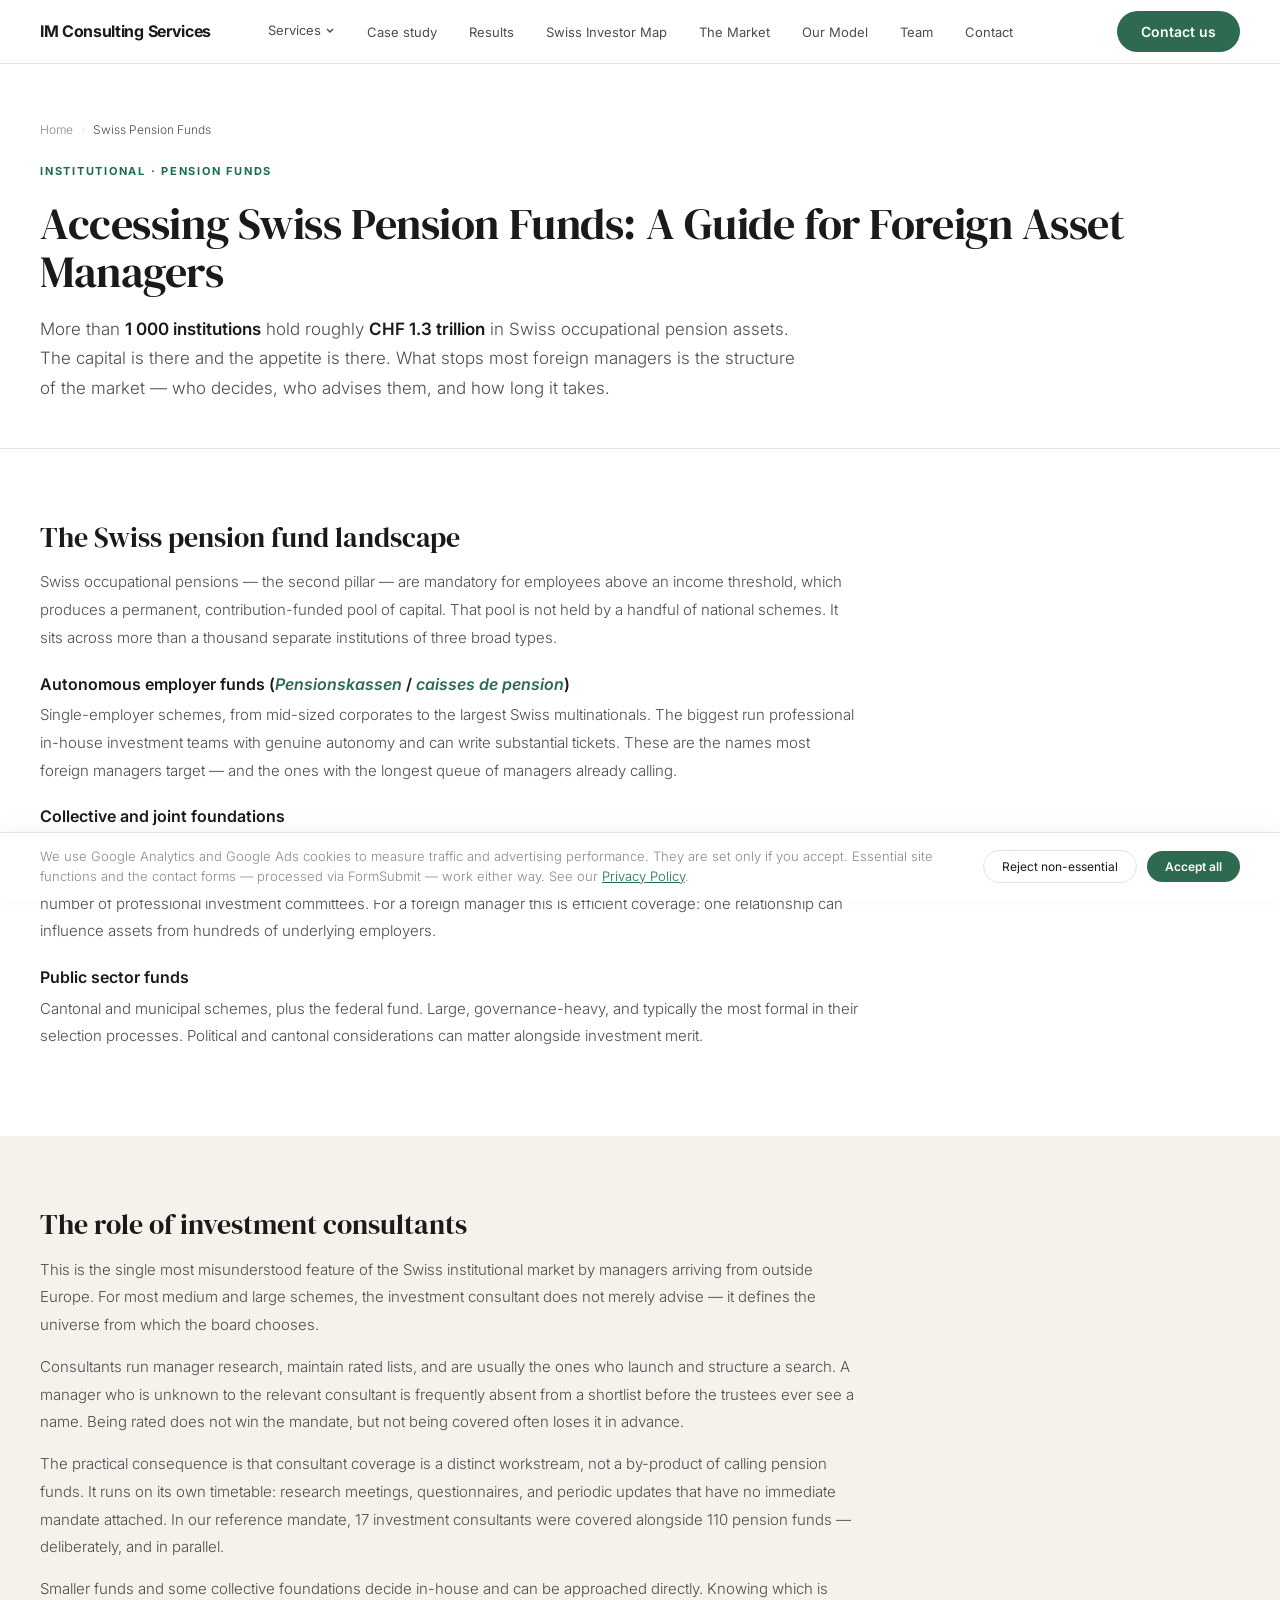
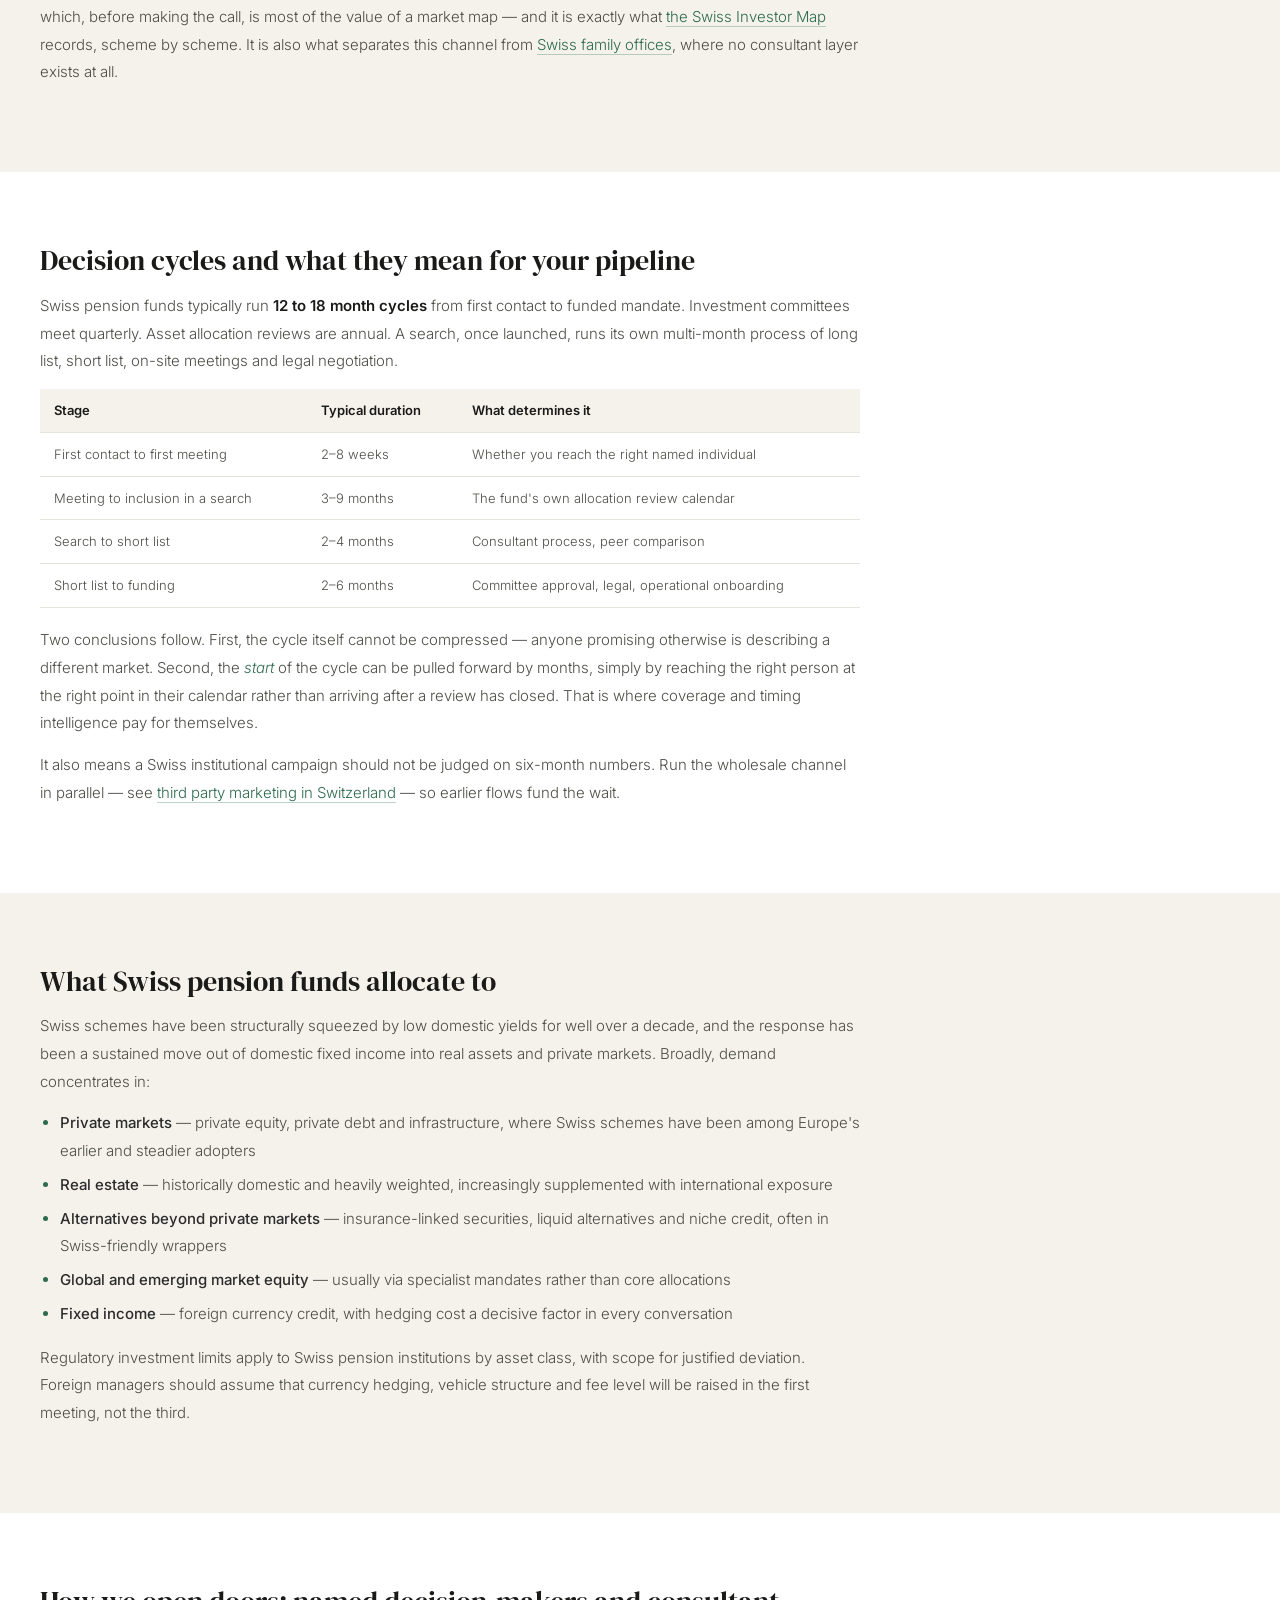
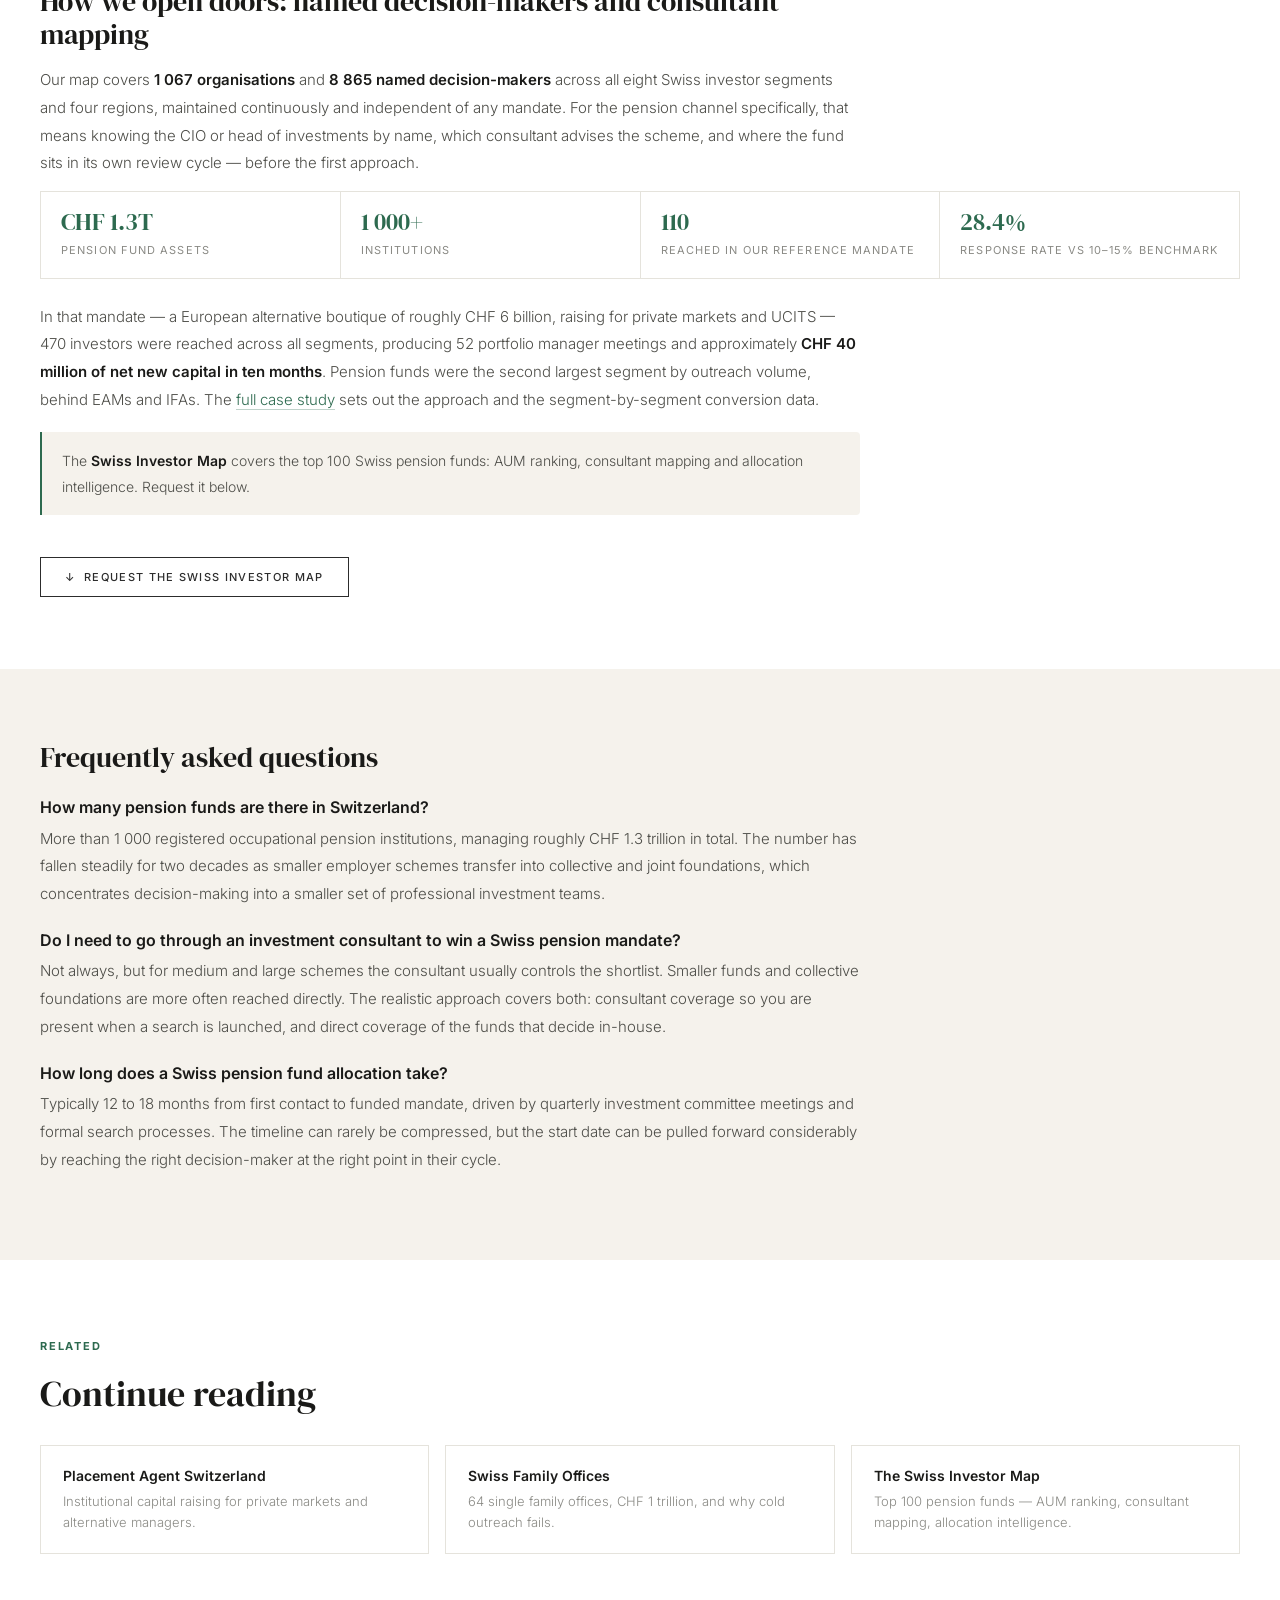
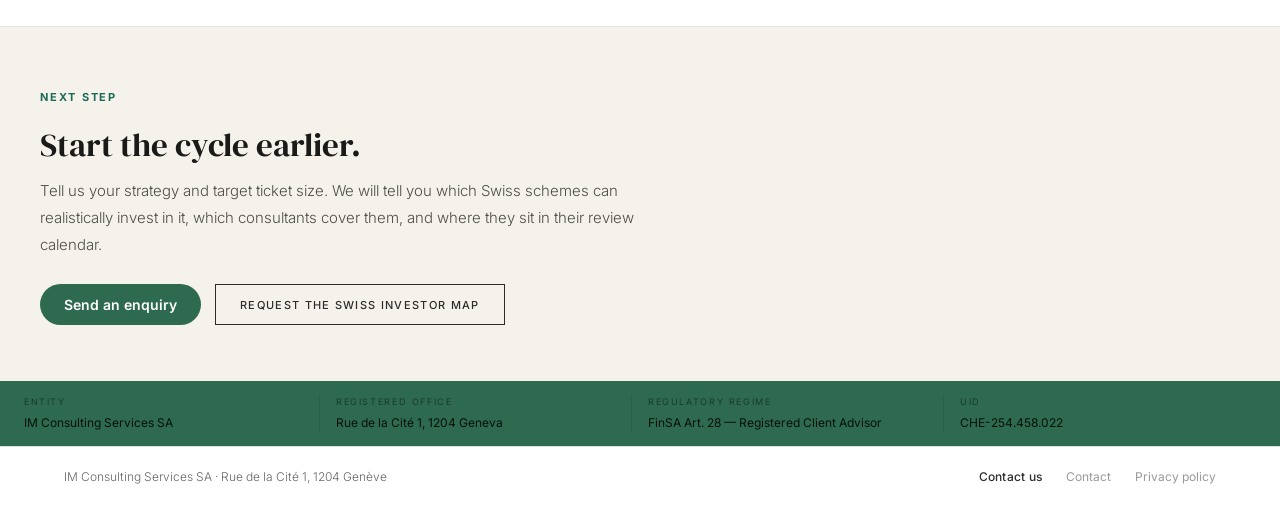
<file: swiss-pension-funds.html>
<!DOCTYPE html>
<html lang="en">
<head>
<!-- Google tag (gtag.js) — Google Consent Mode v2 -->
<script>
  window.dataLayer = window.dataLayer || [];
  function gtag(){dataLayer.push(arguments);}
  // Deny by default, before any Google tag loads.
  gtag('consent', 'default', {
    ad_storage:            'denied',
    ad_user_data:          'denied',
    ad_personalization:    'denied',
    analytics_storage:     'denied',
    functionality_storage: 'granted',
    security_storage:      'granted',
    wait_for_update:       500
  });
  // Restore a previously granted choice before measurement starts.
  try {
    if (localStorage.getItem('imc-consent') === 'granted') {
      gtag('consent', 'update', {
        ad_storage:         'granted',
        ad_user_data:       'granted',
        ad_personalization: 'granted',
        analytics_storage:  'granted'
      });
    }
  } catch (e) {}
  gtag('js', new Date());
  gtag('config', 'G-DBSGGFBSQ2');
  gtag('config', 'AW-18202239440');
</script>
<script async src="https://www.googletagmanager.com/gtag/js?id=G-DBSGGFBSQ2"></script>
<meta charset="UTF-8">
<meta name="viewport" content="width=device-width, initial-scale=1.0">
<link rel="icon" type="image/svg+xml" href="data:image/svg+xml,%3Csvg xmlns='http://www.w3.org/2000/svg' viewBox='0 0 100 100'%3E%3Ctext x='50' y='68' font-size='52' fill='%231A1A18' text-anchor='middle' font-family='Inter,Helvetica,Arial,sans-serif' font-weight='500' letter-spacing='-2'%3EIM%3C/text%3E%3C/svg%3E">

<title>Swiss Pension Funds: How to Access a CHF 1.3T Market</title>
<meta name="description" content="Access 1,000+ Swiss pension funds managing CHF 1.3 trillion. How consultant-driven selection works, 12&ndash;18 month cycles, and how to shorten them.">
<meta name="robots" content="index, follow">
<link rel="canonical" href="https://www.im-consultingservices.ch/swiss-pension-funds.html">

<meta property="og:type" content="article">
<meta property="og:url" content="https://www.im-consultingservices.ch/swiss-pension-funds.html">
<meta property="og:title" content="How to Access Swiss Pension Funds | CHF 1.3 Trillion Institutional Market">
<meta property="og:description" content="Access 1,000+ Swiss pension funds managing CHF 1.3 trillion. How consultant-driven selection works, 12&ndash;18 month cycles, and how to shorten them.">
<meta name="twitter:card" content="summary">
<meta name="twitter:title" content="How to Access Swiss Pension Funds">
<meta name="twitter:description" content="1,000+ Swiss pension funds, CHF 1.3 trillion, consultant-driven selection and 12&ndash;18 month decision cycles.">

<script type="application/ld+json">
{
  "@context": "https://schema.org",
  "@graph": [
    {
      "@type": "BreadcrumbList",
      "itemListElement": [
        { "@type": "ListItem", "position": 1, "name": "Home", "item": "https://www.im-consultingservices.ch/" },
        { "@type": "ListItem", "position": 2, "name": "Swiss Pension Funds", "item": "https://www.im-consultingservices.ch/swiss-pension-funds.html" }
      ]
    },
    {
      "@type": "Service",
      "name": "Swiss Pension Fund Distribution",
      "description": "Institutional distribution to Swiss pension funds and their investment consultants, for foreign asset managers.",
      "serviceType": "Institutional Fund Distribution",
      "areaServed": { "@type": "Country", "name": "Switzerland" },
      "provider": {
        "@type": "ProfessionalService",
        "name": "IM Consulting Services SA",
        "url": "https://www.im-consultingservices.ch",
        "email": "gp@im-consultingservices.ch",
        "address": {
          "@type": "PostalAddress",
          "streetAddress": "Rue de la Cité 1",
          "addressLocality": "Geneva",
          "postalCode": "1204",
          "addressCountry": "CH"
        }
      }
    },
    {
      "@type": "FAQPage",
      "mainEntity": [
        {
          "@type": "Question",
          "name": "How many pension funds are there in Switzerland?",
          "acceptedAnswer": { "@type": "Answer", "text": "More than 1,000 registered occupational pension institutions, managing roughly CHF 1.3 trillion in total. The number has fallen steadily for two decades as smaller employer schemes transfer into collective and joint foundations, which concentrates decision-making into a smaller set of professional investment teams." }
        },
        {
          "@type": "Question",
          "name": "Do I need to go through an investment consultant to win a Swiss pension mandate?",
          "acceptedAnswer": { "@type": "Answer", "text": "Not always, but for medium and large schemes the consultant usually controls the shortlist. Smaller funds and collective foundations are more often reached directly. The realistic approach covers both: consultant coverage to be present when a search is launched, and direct coverage of the funds that decide in-house." }
        },
        {
          "@type": "Question",
          "name": "How long does a Swiss pension fund allocation take?",
          "acceptedAnswer": { "@type": "Answer", "text": "Typically 12 to 18 months from first contact to funded mandate, driven by quarterly investment committee meetings and formal search processes. The timeline can rarely be compressed, but the start date can be pulled forward considerably by reaching the right decision-maker at the right point in their cycle." }
        }
      ]
    }
  ]
}
</script>

<meta http-equiv="Content-Security-Policy" content="upgrade-insecure-requests">
<link rel="preconnect" href="https://fonts.googleapis.com">
<link rel="preconnect" href="https://fonts.gstatic.com" crossorigin>
<link rel="preload" href="https://fonts.googleapis.com/css2?family=Inter:wght@300;400;500;600;700&family=DM+Serif+Display:ital@0;1&display=swap" as="style" onload="this.onload=null;this.rel='stylesheet'">
<noscript><link href="https://fonts.googleapis.com/css2?family=Inter:wght@300;400;500;600;700&family=DM+Serif+Display:ital@0;1&display=swap" rel="stylesheet"></noscript>
<link rel="stylesheet" href="style.css">
</head>
<body>

<!-- ── MODALS ──────────────────────────────────────── -->

<!-- MODAL: Swiss Investor Map -->
<div class="modal-ov" id="modal">
  <div class="modal">
    <button class="modal-x" onclick="closeModal()">&times;</button>
    <div class="modal-lbl">Proprietary Research &middot; 2026</div>
    <div class="modal-ttl">Request the Swiss Investor Map</div>
    <div class="modal-desc">Top 100 Swiss pension funds &mdash; AUM ranking, consultant mapping, allocation intelligence.</div>
    <form class="mf" id="modal-form">
      <div class="mf-grid">
        <input type="text" name="name" placeholder="Full name *" required>
        <input type="text" name="function" placeholder="Function *" required>
        <input type="text" name="company" placeholder="Company *" required>
        <input type="email" name="email" placeholder="Professional email *" required>
        <input type="text" name="strategy" placeholder="Strategy">
        <input type="text" name="aum" placeholder="AUM under management">
        <select name="domicile" class="full">
          <option value="" disabled selected>Fund domicile</option>
          <option>Luxembourg</option><option>Ireland</option>
          <option>Switzerland</option><option>Cayman Islands</option><option>Other</option>
        </select>
        <button type="submit" class="mf-btn full">Request the Swiss Investor Map &rarr;</button>
      </div>
    </form>
    <div class="mfine">We will contact you within 24 hours. No spam.</div>
  </div>
</div>

<!-- MODAL: Download -->
<div class="modal-ov" id="dl-modal">
  <div class="modal">
    <button class="modal-x" onclick="closeDownloadModal()">&times;</button>
    <div class="modal-lbl" id="dl-modal-lbl">Download</div>
    <div class="modal-ttl" id="dl-modal-ttl">Request the document</div>
    <div class="modal-desc">Leave your details and we will send it to you within 24 hours.</div>
    <form class="mf" id="dl-form">
      <div class="mf-grid">
        <input type="text" name="name" placeholder="Full name *" required>
        <input type="text" name="function" placeholder="Function *" required>
        <input type="text" name="company" placeholder="Company *" required>
        <input type="email" name="email" placeholder="Professional email *" required>
        <input type="hidden" name="document" id="dl-doc-field" value="">
        <button type="submit" class="mf-btn full">Request &rarr;</button>
      </div>
    </form>
    <div class="mfine" id="dl-success" style="display:none">&#10003;&nbsp; Thank you. We will send it within 24 hours.</div>
    <div class="mfine">No spam &middot; Professional use only</div>
  </div>
</div>

<!-- MODAL: Contact -->
<div class="modal-ov" id="contact-modal">
  <div class="modal">
    <button class="modal-x" onclick="closeContactModal()">&times;</button>
    <div class="modal-lbl">IM Consulting Services SA</div>
    <div class="modal-ttl">Send an enquiry</div>
    <div class="modal-desc">We will respond within 24 hours.</div>
    <form class="mf" id="contact-form">
      <div class="mf-grid">
        <input type="text" name="name" placeholder="Full name *" required>
        <input type="text" name="function" placeholder="Function *" required>
        <input type="text" name="company" placeholder="Company *" required>
        <input type="email" name="email" placeholder="Professional email *" required>
        <input type="text" name="strategy" placeholder="Strategy (UCITS, ILS...)">
        <input type="text" name="aum" placeholder="AUM under management">
        <button type="submit" class="mf-btn full">Send enquiry &rarr;</button>
      </div>
    </form>
    <div class="mfine">No spam &middot; We will respond within 24 hours</div>
  </div>
</div>

<!-- ── NAVIGATION ──────────────────────────────────── -->
<nav class="nav" role="navigation" aria-label="Main navigation">
  <a href="/" class="nav__logo" aria-label="IM Consulting Services" style="font-size:1rem;font-weight:700;letter-spacing:-0.02em">IM Consulting Services</a>
  <ul class="nav__links" role="list">
    <li class="nav__dd">
      <button class="nav__dd-btn" aria-expanded="false" aria-haspopup="true">
        Services
        <svg viewBox="0 0 12 12" aria-hidden="true"><polyline points="2,4 6,8 10,4"></polyline></svg>
      </button>
      <ul class="nav__dd-menu" role="list">
        <li><a href="/placement-agent-switzerland.html">Placement Agent Switzerland</a></li>
        <li><a href="/third-party-marketing-switzerland.html">Third Party Marketing Switzerland</a></li>
        <li><a href="/swiss-pension-funds.html" aria-current="page">Swiss Pension Funds</a></li>
        <li><a href="/swiss-family-offices.html">Swiss Family Offices</a></li>
        <li><a href="/ucits-distribution-switzerland.html">UCITS Distribution Switzerland</a></li>
      </ul>
    </li>
    <li><a href="/case-study-private-markets.html" class="nav__link">Case study</a></li>
    <li><a href="/#results" class="nav__link">Results</a></li>
    <li><a href="/swiss-investor-map.html" class="nav__link">Swiss Investor Map</a></li>
    <li class="nav-anchor"><a href="/#market" class="nav__link">The Market</a></li>
    <li class="nav-anchor"><a href="/#coverage" class="nav__link">Our Model</a></li>
    <li class="nav-anchor"><a href="/#team" class="nav__link">Team</a></li>
    <li><a href="/contact.html" class="nav__link">Contact</a></li>
  </ul>
  <div class="nav__controls">
    <button class="btn-accent" onclick="openContactModal()">Contact us</button>
    <button class="nav__hamburger" aria-label="Open menu" aria-expanded="false">
      <span></span><span></span><span></span>
    </button>
  </div>
</nav>

<div class="nav__overlay" role="dialog" aria-modal="true" aria-label="Navigation menu">
  <button class="overlay-close" aria-label="Close menu">&times;</button>
  <span class="nav__group-lbl">Services</span>
  <a href="/placement-agent-switzerland.html" class="nav__link nav__link--sub">Placement Agent Switzerland</a>
  <a href="/third-party-marketing-switzerland.html" class="nav__link nav__link--sub">Third Party Marketing Switzerland</a>
  <a href="/swiss-pension-funds.html" class="nav__link nav__link--sub">Swiss Pension Funds</a>
  <a href="/swiss-family-offices.html" class="nav__link nav__link--sub">Swiss Family Offices</a>
  <a href="/ucits-distribution-switzerland.html" class="nav__link nav__link--sub">UCITS Distribution Switzerland</a>
  <span class="nav__group-lbl">Resources</span>
  <a href="/case-study-private-markets.html" class="nav__link">Case study</a>
  <a href="/#results" class="nav__link">Results</a>
  <a href="/swiss-investor-map.html" class="nav__link">Swiss Investor Map</a>
  <span class="nav__group-lbl">Company</span>
  <a href="/#market" class="nav__link">The Market</a>
  <a href="/#coverage" class="nav__link">Our Model</a>
  <a href="/#team" class="nav__link">Team</a>
  <a href="/contact.html" class="nav__link">Contact</a>
</div>

<!-- ── PAGE HEADER ─────────────────────────────────── -->
<header class="page-head">
  <div class="w">
    <nav class="crumb" aria-label="Breadcrumb">
      <ol>
        <li><a href="/">Home</a></li>
        <li class="crumb-sep" aria-hidden="true">&rsaquo;</li>
        <li aria-current="page">Swiss Pension Funds</li>
      </ol>
    </nav>
    <span class="eyebrow">Institutional &middot; Pension Funds</span>
    <h1>Accessing Swiss Pension Funds: A Guide for Foreign Asset Managers</h1>
    <p class="page-lede">More than <strong>1 000 institutions</strong> hold roughly <strong>CHF 1.3 trillion</strong> in Swiss occupational pension assets. The capital is there and the appetite is there. What stops most foreign managers is the structure of the market &mdash; who decides, who advises them, and how long it takes.</p>
  </div>
</header>

<!-- ── MAIN CONTENT ────────────────────────────────── -->
<main>

  <!-- 1 — LANDSCAPE -->
  <section class="section-light sec">
    <div class="w">
      <div class="pg-body fade-up">
        <h2>The Swiss pension fund landscape</h2>
        <p>Swiss occupational pensions &mdash; the second pillar &mdash; are mandatory for employees above an income threshold, which produces a permanent, contribution-funded pool of capital. That pool is not held by a handful of national schemes. It sits across more than a thousand separate institutions of three broad types.</p>
        <h3>Autonomous employer funds (<em>Pensionskassen</em> / <em>caisses de pension</em>)</h3>
        <p>Single-employer schemes, from mid-sized corporates to the largest Swiss multinationals. The biggest run professional in-house investment teams with genuine autonomy and can write substantial tickets. These are the names most foreign managers target &mdash; and the ones with the longest queue of managers already calling.</p>
        <h3>Collective and joint foundations</h3>
        <p>Pooled vehicles serving many small employers, run by insurers, banks or independent providers. Two decades of consolidation have pushed smaller schemes into these structures, concentrating decisions into a comparatively small number of professional investment committees. For a foreign manager this is efficient coverage: one relationship can influence assets from hundreds of underlying employers.</p>
        <h3>Public sector funds</h3>
        <p>Cantonal and municipal schemes, plus the federal fund. Large, governance-heavy, and typically the most formal in their selection processes. Political and cantonal considerations can matter alongside investment merit.</p>
      </div>
    </div>
  </section>

  <!-- 2 — CONSULTANTS -->
  <section class="section-light--alt sec">
    <div class="w">
      <div class="pg-body fade-up">
        <h2>The role of investment consultants</h2>
        <p>This is the single most misunderstood feature of the Swiss institutional market by managers arriving from outside Europe. For most medium and large schemes, the investment consultant does not merely advise &mdash; it defines the universe from which the board chooses.</p>
        <p>Consultants run manager research, maintain rated lists, and are usually the ones who launch and structure a search. A manager who is unknown to the relevant consultant is frequently absent from a shortlist before the trustees ever see a name. Being rated does not win the mandate, but not being covered often loses it in advance.</p>
        <p>The practical consequence is that consultant coverage is a distinct workstream, not a by-product of calling pension funds. It runs on its own timetable: research meetings, questionnaires, and periodic updates that have no immediate mandate attached. In our reference mandate, 17 investment consultants were covered alongside 110 pension funds &mdash; deliberately, and in parallel.</p>
        <p>Smaller funds and some collective foundations decide in-house and can be approached directly. Knowing which is which, before making the call, is most of the value of a market map &mdash; and it is exactly what <a href="/swiss-investor-map.html">the Swiss Investor Map</a> records, scheme by scheme. It is also what separates this channel from <a href="/swiss-family-offices.html">Swiss family offices</a>, where no consultant layer exists at all.</p>
      </div>
    </div>
  </section>

  <!-- 3 — DECISION CYCLES -->
  <section class="section-light sec">
    <div class="w">
      <div class="pg-body fade-up">
        <h2>Decision cycles and what they mean for your pipeline</h2>
        <p>Swiss pension funds typically run <strong>12 to 18 month cycles</strong> from first contact to funded mandate. Investment committees meet quarterly. Asset allocation reviews are annual. A search, once launched, runs its own multi-month process of long list, short list, on-site meetings and legal negotiation.</p>
      </div>
      <div class="pg-body fade-up">
        <table>
          <thead>
            <tr><th>Stage</th><th>Typical duration</th><th>What determines it</th></tr>
          </thead>
          <tbody>
            <tr><td>First contact to first meeting</td><td>2&ndash;8 weeks</td><td>Whether you reach the right named individual</td></tr>
            <tr><td>Meeting to inclusion in a search</td><td>3&ndash;9 months</td><td>The fund's own allocation review calendar</td></tr>
            <tr><td>Search to short list</td><td>2&ndash;4 months</td><td>Consultant process, peer comparison</td></tr>
            <tr><td>Short list to funding</td><td>2&ndash;6 months</td><td>Committee approval, legal, operational onboarding</td></tr>
          </tbody>
        </table>
        <p>Two conclusions follow. First, the cycle itself cannot be compressed &mdash; anyone promising otherwise is describing a different market. Second, the <em>start</em> of the cycle can be pulled forward by months, simply by reaching the right person at the right point in their calendar rather than arriving after a review has closed. That is where coverage and timing intelligence pay for themselves.</p>
        <p>It also means a Swiss institutional campaign should not be judged on six-month numbers. Run the wholesale channel in parallel &mdash; see <a href="/third-party-marketing-switzerland.html">third party marketing in Switzerland</a> &mdash; so earlier flows fund the wait.</p>
      </div>
    </div>
  </section>

  <!-- 4 — ALLOCATIONS -->
  <section class="section-light--alt sec">
    <div class="w">
      <div class="pg-body fade-up">
        <h2>What Swiss pension funds allocate to</h2>
        <p>Swiss schemes have been structurally squeezed by low domestic yields for well over a decade, and the response has been a sustained move out of domestic fixed income into real assets and private markets. Broadly, demand concentrates in:</p>
        <ul>
          <li><strong>Private markets</strong> &mdash; private equity, private debt and infrastructure, where Swiss schemes have been among Europe's earlier and steadier adopters</li>
          <li><strong>Real estate</strong> &mdash; historically domestic and heavily weighted, increasingly supplemented with international exposure</li>
          <li><strong>Alternatives beyond private markets</strong> &mdash; insurance-linked securities, liquid alternatives and niche credit, often in Swiss-friendly wrappers</li>
          <li><strong>Global and emerging market equity</strong> &mdash; usually via specialist mandates rather than core allocations</li>
          <li><strong>Fixed income</strong> &mdash; foreign currency credit, with hedging cost a decisive factor in every conversation</li>
        </ul>
        <p>Regulatory investment limits apply to Swiss pension institutions by asset class, with scope for justified deviation. Foreign managers should assume that currency hedging, vehicle structure and fee level will be raised in the first meeting, not the third.</p>
      </div>
    </div>
  </section>

  <!-- 5 — HOW WE OPEN DOORS -->
  <section class="section-light sec">
    <div class="w">
      <div class="pg-body fade-up">
        <h2>How we open doors: named decision-makers and consultant mapping</h2>
        <p>Our map covers <strong>1 067 organisations</strong> and <strong>8 865 named decision-makers</strong> across all eight Swiss investor segments and four regions, maintained continuously and independent of any mandate. For the pension channel specifically, that means knowing the CIO or head of investments by name, which consultant advises the scheme, and where the fund sits in its own review cycle &mdash; before the first approach.</p>
      </div>

      <div class="pg-facts fade-up">
        <div class="pg-fact"><div class="pg-fact-n">CHF 1.3T</div><div class="pg-fact-l">Pension fund assets</div></div>
        <div class="pg-fact"><div class="pg-fact-n">1 000+</div><div class="pg-fact-l">Institutions</div></div>
        <div class="pg-fact"><div class="pg-fact-n">110</div><div class="pg-fact-l">Reached in our reference mandate</div></div>
        <div class="pg-fact"><div class="pg-fact-n">28.4%</div><div class="pg-fact-l">Response rate vs 10&ndash;15% benchmark</div></div>
      </div>

      <div class="pg-body fade-up">
        <p>In that mandate &mdash; a European alternative boutique of roughly CHF 6 billion, raising for private markets and UCITS &mdash; 470 investors were reached across all segments, producing 52 portfolio manager meetings and approximately <strong>CHF 40 million of net new capital in ten months</strong>. Pension funds were the second largest segment by outreach volume, behind EAMs and IFAs. The <a href="/case-study-private-markets.html">full case study</a> sets out the approach and the segment-by-segment conversion data.</p>
        <div class="pg-note">
          <p>The <strong>Swiss Investor Map</strong> covers the top 100 Swiss pension funds: AUM ranking, consultant mapping and allocation intelligence. Request it below.</p>
        </div>
      </div>
      <button class="btn-dl-yellow" onclick="openModal()">&#8595;&nbsp; Request the Swiss Investor Map</button>
    </div>
  </section>

  <!-- 6 — FAQ -->
  <section class="section-light--alt sec">
    <div class="w">
      <div class="pg-body fade-up">
        <h2>Frequently asked questions</h2>

        <h3>How many pension funds are there in Switzerland?</h3>
        <p>More than 1 000 registered occupational pension institutions, managing roughly CHF 1.3 trillion in total. The number has fallen steadily for two decades as smaller employer schemes transfer into collective and joint foundations, which concentrates decision-making into a smaller set of professional investment teams.</p>

        <h3>Do I need to go through an investment consultant to win a Swiss pension mandate?</h3>
        <p>Not always, but for medium and large schemes the consultant usually controls the shortlist. Smaller funds and collective foundations are more often reached directly. The realistic approach covers both: consultant coverage so you are present when a search is launched, and direct coverage of the funds that decide in-house.</p>

        <h3>How long does a Swiss pension fund allocation take?</h3>
        <p>Typically 12 to 18 months from first contact to funded mandate, driven by quarterly investment committee meetings and formal search processes. The timeline can rarely be compressed, but the start date can be pulled forward considerably by reaching the right decision-maker at the right point in their cycle.</p>
      </div>
    </div>
  </section>

  <!-- RELATED -->
  <section class="section-light sec">
    <div class="w">
      <div class="sec-h fade-up">
        <span class="eyebrow">Related</span>
        <h2>Continue reading</h2>
      </div>
      <div class="rel-links fade-up">
        <a class="rel-card" href="/placement-agent-switzerland.html">
          <div class="rel-card-t">Placement Agent Switzerland</div>
          <div class="rel-card-d">Institutional capital raising for private markets and alternative managers.</div>
        </a>
        <a class="rel-card" href="/swiss-family-offices.html">
          <div class="rel-card-t">Swiss Family Offices</div>
          <div class="rel-card-d">64 single family offices, CHF 1 trillion, and why cold outreach fails.</div>
        </a>
        <a class="rel-card" href="/swiss-investor-map.html">
          <div class="rel-card-t">The Swiss Investor Map</div>
          <div class="rel-card-d">Top 100 pension funds &mdash; AUM ranking, consultant mapping, allocation intelligence.</div>
        </a>
      </div>
    </div>
  </section>

</main>

<!-- ── END-OF-PAGE CTA ─────────────────────────────── -->
<section class="cta-band">
  <div class="cta-inner fade-up">
    <span class="eyebrow">Next step</span>
    <h2>Start the cycle earlier.</h2>
    <p>Tell us your strategy and target ticket size. We will tell you which Swiss schemes can realistically invest in it, which consultants cover them, and where they sit in their review calendar.</p>
    <div class="cta-actions">
      <button class="btn-accent" onclick="openContactModal()">Send an enquiry</button>
      <button class="btn-dl-yellow" onclick="openModal()">Request the Swiss Investor Map</button>
    </div>
  </div>
</section>

<!-- ── COMPLIANCE BAND ─────────────────────────────── -->
<div class="compliance-band">
  <div class="comp-grid">
    <div class="comp-col"><div class="comp-l">Entity</div><div class="comp-v">IM Consulting Services SA</div></div>
    <div class="comp-col"><div class="comp-l">Registered Office</div><div class="comp-v">Rue de la Cit&eacute; 1, 1204 Geneva</div></div>
    <div class="comp-col"><div class="comp-l">Regulatory Regime</div><div class="comp-v">FinSA Art. 28 &mdash; Registered Client Advisor</div></div>
    <div class="comp-col"><div class="comp-l">UID</div><div class="comp-v">CHE-254.458.022</div></div>
  </div>
</div>

<!-- ── FOOTER ──────────────────────────────────────── -->
<footer class="footer-bar">
  <span class="footer-bar__left">
    IM Consulting Services SA &middot; Rue de la Cit&eacute; 1, 1204 Gen&egrave;ve
  </span>
  <div class="footer-bar__right">
    <a href="mailto:gp@im-consultingservices.ch" class="footer-contact-link">Contact us</a>
    <a href="/contact.html" class="footer-bar__link">Contact</a>
    <a href="/privacy.html" class="footer-bar__link">Privacy policy</a>
  </div>
</footer>

<!-- ── COOKIE CONSENT BANNER ────────────────────── -->
<div class="cookie-banner" id="cookie-banner" role="dialog" aria-label="Cookie consent" aria-live="polite" hidden>
  <p class="cookie-banner__text">We use Google Analytics and Google Ads cookies to measure traffic and advertising performance. They are set only if you accept. Essential site functions and the contact forms &mdash; processed via FormSubmit &mdash; work either way. See our <a href="/privacy.html">Privacy Policy</a>.</p>
  <div class="cookie-banner__actions">
    <button type="button" class="btn-outline-dark btn-sm" id="cookie-reject">Reject non-essential</button>
    <button type="button" class="btn-accent btn-sm" id="cookie-accept">Accept all</button>
  </div>
</div>
<script src="main.js?v=2"></script>
<script src="consent.js"></script>
</body>
</html>
</file>
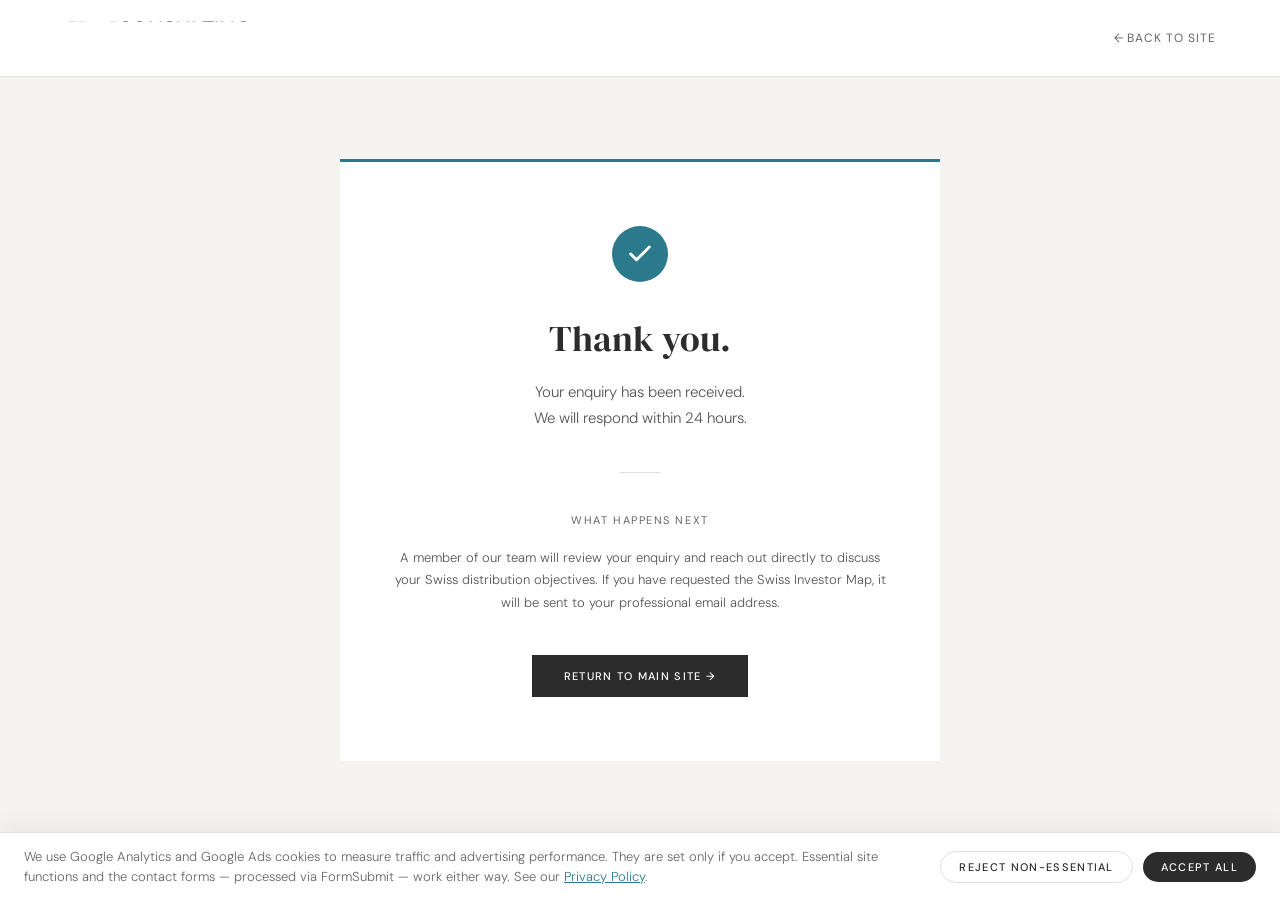
<file: thank-you.html>
<!DOCTYPE html>
<html lang="en">
<head>
<!-- Google tag (gtag.js) — Google Consent Mode v2 -->
<script>
  window.dataLayer = window.dataLayer || [];
  function gtag(){dataLayer.push(arguments);}
  // Deny by default, before any Google tag loads.
  gtag('consent', 'default', {
    ad_storage:            'denied',
    ad_user_data:          'denied',
    ad_personalization:    'denied',
    analytics_storage:     'denied',
    functionality_storage: 'granted',
    security_storage:      'granted',
    wait_for_update:       500
  });
  // Restore a previously granted choice before measurement starts.
  try {
    if (localStorage.getItem('imc-consent') === 'granted') {
      gtag('consent', 'update', {
        ad_storage:         'granted',
        ad_user_data:       'granted',
        ad_personalization: 'granted',
        analytics_storage:  'granted'
      });
    }
  } catch (e) {}
  gtag('js', new Date());
  gtag('config', 'G-DBSGGFBSQ2');
  gtag('config', 'AW-18202239440');
</script>
<script async src="https://www.googletagmanager.com/gtag/js?id=G-DBSGGFBSQ2"></script>
<meta charset="UTF-8">
<meta name="viewport" content="width=device-width, initial-scale=1.0">
<link rel="icon" type="image/svg+xml" href="data:image/svg+xml,%3Csvg xmlns='http://www.w3.org/2000/svg' viewBox='0 0 100 100'%3E%3Ctext x='50' y='68' font-size='52' fill='%231A1A18' text-anchor='middle' font-family='Inter,Helvetica,Arial,sans-serif' font-weight='500' letter-spacing='-2'%3EIM%3C/text%3E%3C/svg%3E">
<title>Thank You | IM Consulting Services</title>
<meta name="robots" content="noindex, nofollow">
<link rel="preconnect" href="https://fonts.googleapis.com">
<link rel="preconnect" href="https://fonts.gstatic.com" crossorigin>
<link rel="preload" href="https://fonts.googleapis.com/css2?family=DM+Serif+Display:ital@0;1&family=DM+Sans:opsz,wght@9..40,300;9..40,400;9..40,500&display=swap" as="style" onload="this.onload=null;this.rel='stylesheet'">
<noscript><link href="https://fonts.googleapis.com/css2?family=DM+Serif+Display:ital@0;1&family=DM+Sans:opsz,wght@9..40,300;9..40,400;9..40,500&display=swap" rel="stylesheet"></noscript>
<style>
:root{--ink:#2C2C2C;--mid:#555;--muted:#666;--rule:#E0E0E0;--bg:#fff;--bg-off:#F4F3F0;--teal:#2A7A8C;--yellow:#F5C800;--serif:'DM Serif Display',serif;--sans:'DM Sans','Helvetica Neue',Arial,sans-serif}
*,*::before,*::after{box-sizing:border-box;margin:0;padding:0}
body{font-family:var(--sans);background:var(--bg-off);color:var(--ink);-webkit-font-smoothing:antialiased;min-height:100vh;display:flex;flex-direction:column}
a{text-decoration:none;color:inherit}

header{background:var(--bg);border-bottom:1px solid var(--rule);padding:0 64px}
.nav{display:flex;align-items:center;justify-content:space-between;height:76px}
.logo-box img{height:42px;width:auto;display:block}
.back{font-size:12px;color:var(--muted);letter-spacing:.08em;text-transform:uppercase;display:flex;align-items:center;gap:6px}
.back:hover{color:var(--ink)}

main{flex:1;display:flex;align-items:center;justify-content:center;padding:64px}
.card{background:var(--bg);width:100%;max-width:600px;border-top:3px solid var(--teal);padding:64px 48px;text-align:center}

.checkmark{width:56px;height:56px;background:var(--teal);border-radius:50%;display:flex;align-items:center;justify-content:center;margin:0 auto 32px}
.checkmark svg{width:28px;height:28px;stroke:#fff;fill:none;stroke-width:2.5;stroke-linecap:round;stroke-linejoin:round}

h1{font-family:var(--serif);font-size:36px;color:var(--ink);margin-bottom:16px;font-weight:400}
.subtitle{font-size:15px;color:var(--mid);font-weight:300;line-height:1.75;margin-bottom:40px}

.divider{width:40px;height:1px;background:var(--rule);margin:0 auto 40px}

.meta{font-size:11px;letter-spacing:.14em;text-transform:uppercase;color:var(--muted);margin-bottom:20px}
.promise{font-size:13px;color:var(--mid);font-weight:300;line-height:1.75;margin-bottom:40px}

.btn{display:inline-block;background:var(--ink);color:#fff;padding:14px 32px;font-family:var(--sans);font-size:11px;font-weight:500;letter-spacing:.12em;text-transform:uppercase;transition:background .2s}

/* Cookie consent banner (this page does not load style.css) */
.cookie-banner{position:fixed;bottom:0;left:0;right:0;z-index:200;display:flex;align-items:center;justify-content:space-between;gap:16px;padding:14px 24px;background:var(--bg);border-top:1px solid var(--rule);box-shadow:0 -4px 24px rgba(0,0,0,.06)}
.cookie-banner[hidden]{display:none}
.cookie-banner__text{font-size:13px;font-weight:300;color:var(--muted);line-height:1.5;flex:1}
.cookie-banner__text a{color:var(--teal);text-decoration:underline}
.cookie-banner__actions{display:flex;align-items:center;gap:10px;flex-shrink:0}
.cookie-banner__actions button{white-space:nowrap;cursor:pointer;font-family:var(--sans);font-size:11px;font-weight:500;letter-spacing:.12em;text-transform:uppercase;padding:8px 18px;border-radius:999px}
#cookie-accept{background:var(--ink);color:#fff;border:none}
#cookie-accept:hover{background:#444}
#cookie-reject{background:transparent;color:var(--ink);border:1px solid var(--rule)}
#cookie-reject:hover{border-color:var(--ink)}
@media (max-width:640px){.cookie-banner{flex-direction:column;align-items:stretch;padding:16px 20px}.cookie-banner__actions button{flex:1}}
.btn:hover{background:#444}

footer{background:#2A2E32;padding:20px 64px}
.footer-row{display:flex;align-items:center;justify-content:space-between;flex-wrap:wrap;gap:12px}
.f-name{font-size:13px;color:rgba(255,255,255,.5)}
.f-copy{font-size:11px;color:rgba(255,255,255,.25)}

@media(max-width:768px){
  header{padding:0 20px}
  main{padding:24px 20px}
  .card{padding:40px 24px}
  h1{font-size:28px}
  footer{padding:16px 20px}
}
</style>
</head>
<body>

<header>
  <div class="nav">
    <div class="logo-box">
      <a href="index.html"><img src="[data-uri]" alt="IM Consulting Services" width="160" height="36"></a>
    </div>
    <a href="index.html" class="back">← Back to site</a>
  </div>
</header>

<main>
  <div class="card">
    <div class="checkmark">
      <svg viewBox="0 0 24 24"><polyline points="20 6 9 17 4 12"></polyline></svg>
    </div>

    <h1>Thank you.</h1>
    <p class="subtitle">Your enquiry has been received.<br>We will respond within 24 hours.</p>

    <div class="divider"></div>

    <p class="meta">What happens next</p>
    <p class="promise">
      A member of our team will review your enquiry and reach out directly to discuss your Swiss distribution objectives. If you have requested the Swiss Investor Map, it will be sent to your professional email address.
    </p>

    <a href="index.html" class="btn">Return to main site →</a>
  </div>
</main>

<footer>
  <div class="footer-row">
    <div class="f-name">IM Consulting Services SA &middot; Rue de la Cit&eacute; 1, 1204 Geneva</div>
    <div class="f-copy">&copy; 2026 IM Consulting Services SA</div>
  </div>
</footer>

<!-- ── COOKIE CONSENT BANNER ────────────────────── -->
<div class="cookie-banner" id="cookie-banner" role="dialog" aria-label="Cookie consent" aria-live="polite" hidden>
  <p class="cookie-banner__text">We use Google Analytics and Google Ads cookies to measure traffic and advertising performance. They are set only if you accept. Essential site functions and the contact forms &mdash; processed via FormSubmit &mdash; work either way. See our <a href="/privacy.html">Privacy Policy</a>.</p>
  <div class="cookie-banner__actions">
    <button type="button" class="btn-outline-dark btn-sm" id="cookie-reject">Reject non-essential</button>
    <button type="button" class="btn-accent btn-sm" id="cookie-accept">Accept all</button>
  </div>
</div>

<script src="consent.js"></script>
</body>
</html>
</file>
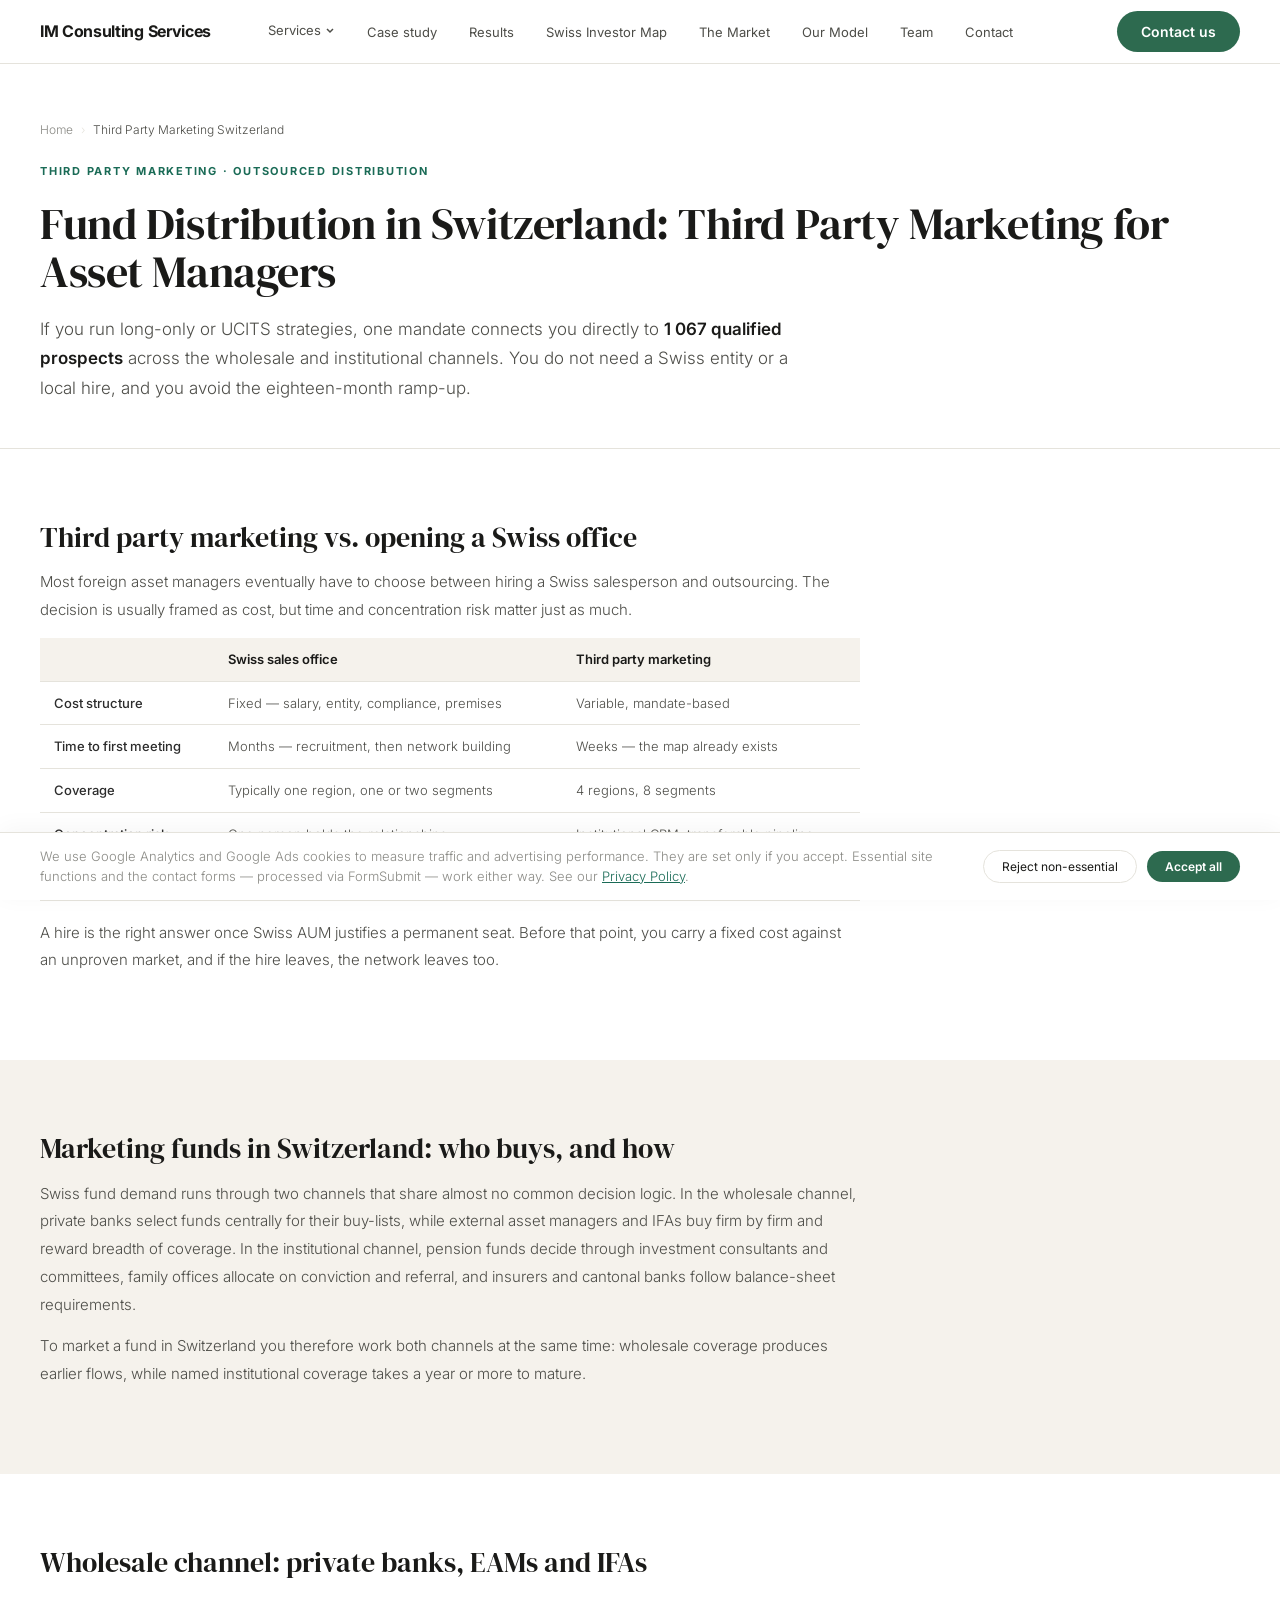
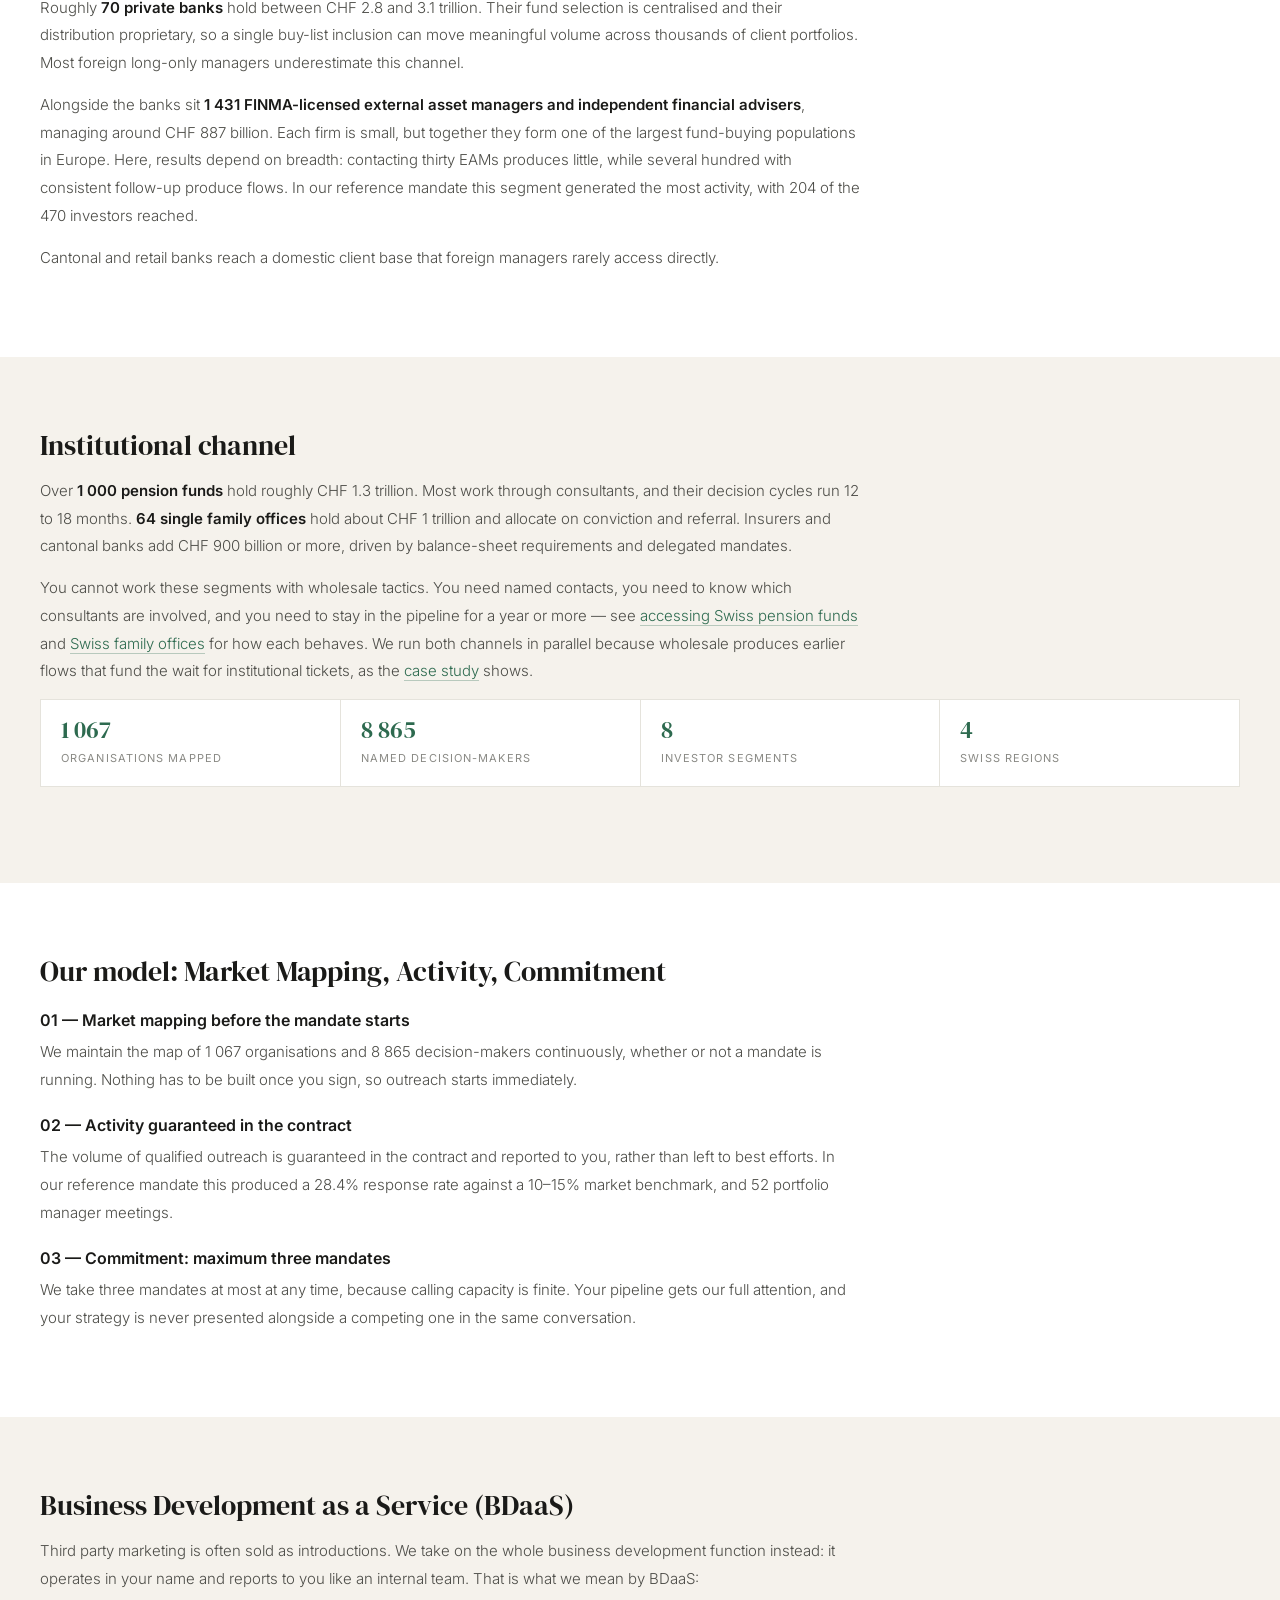
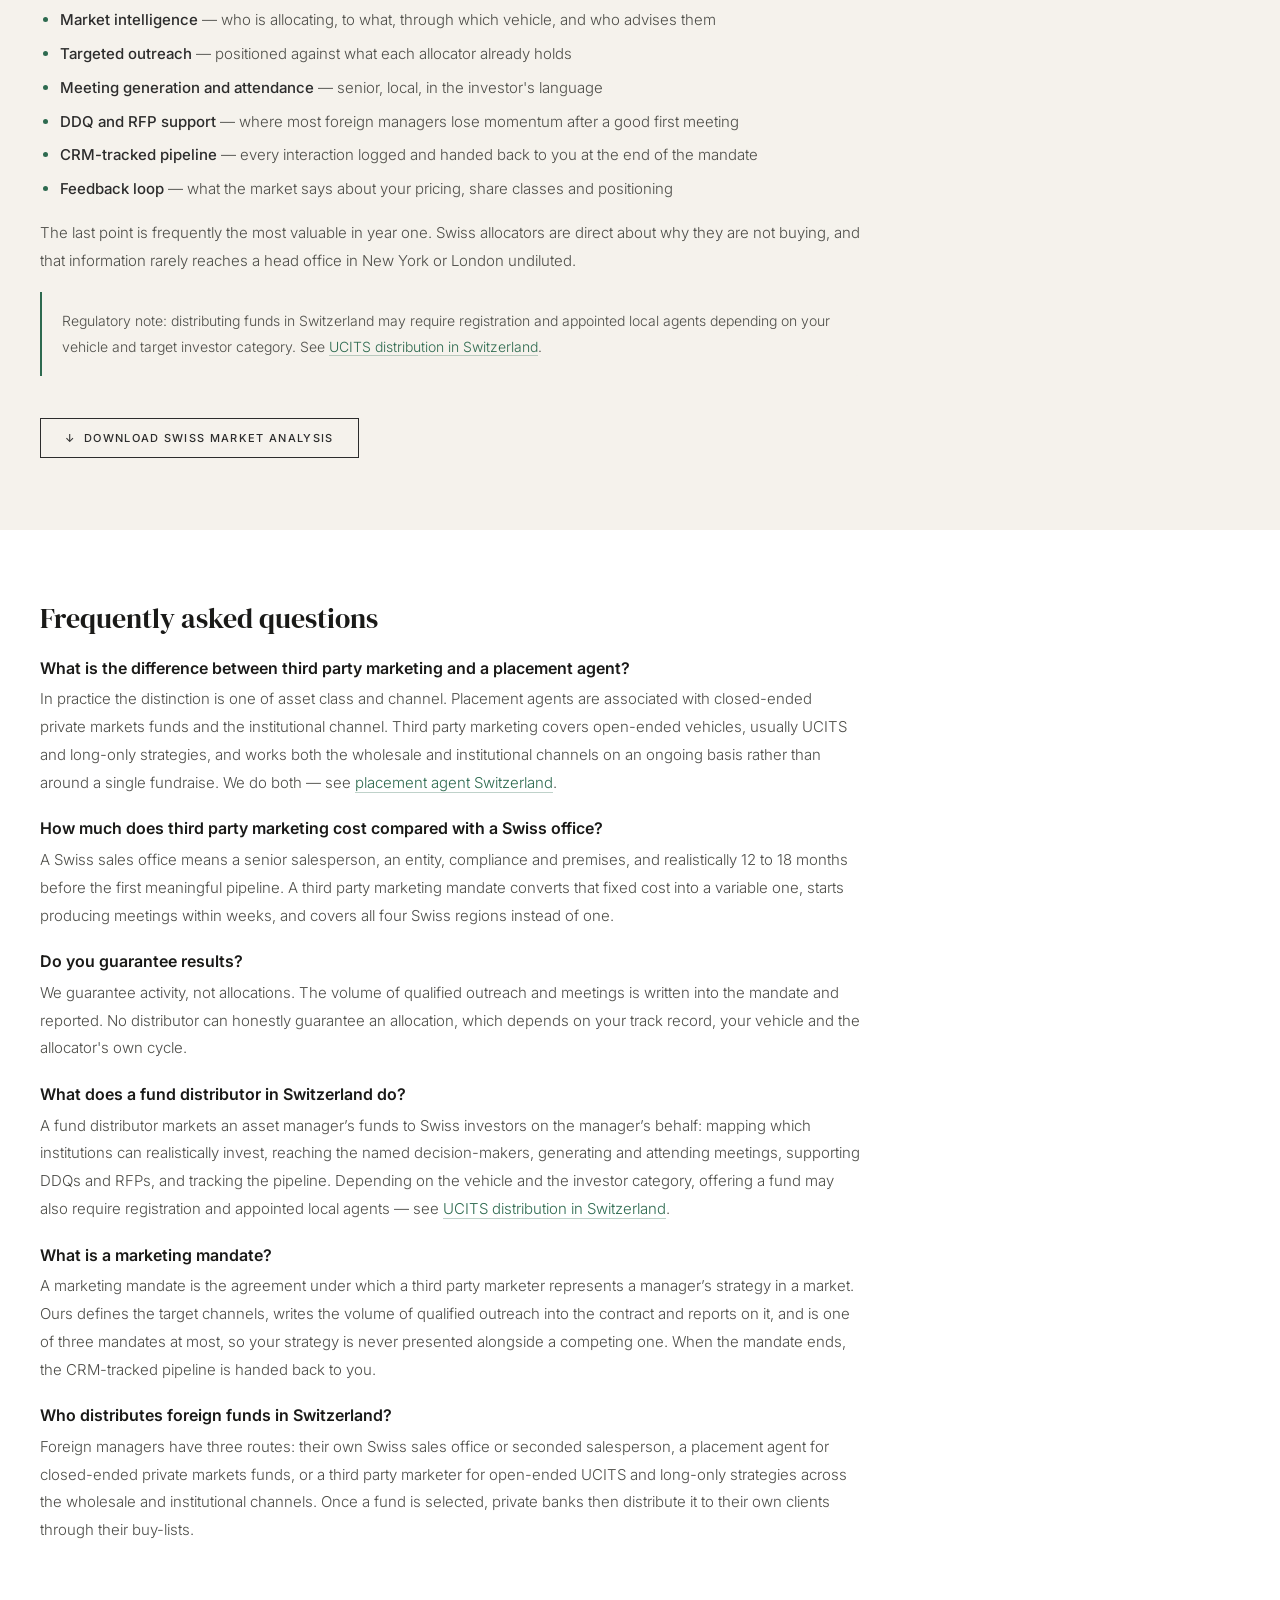
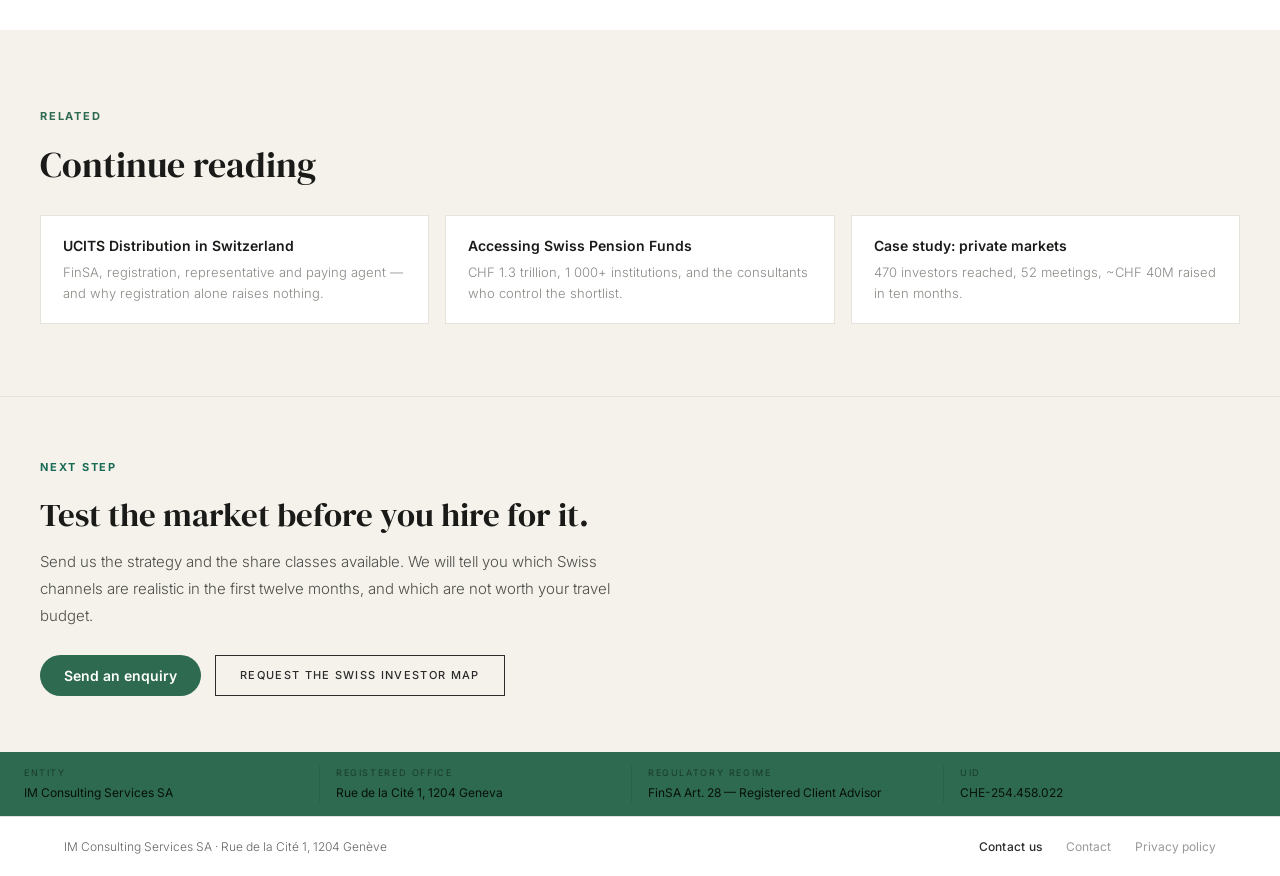
<file: third-party-marketing-switzerland.html>
<!DOCTYPE html>
<html lang="en">
<head>
<!-- Google tag (gtag.js) — Google Consent Mode v2 -->
<script>
  window.dataLayer = window.dataLayer || [];
  function gtag(){dataLayer.push(arguments);}
  // Deny by default, before any Google tag loads.
  gtag('consent', 'default', {
    ad_storage:            'denied',
    ad_user_data:          'denied',
    ad_personalization:    'denied',
    analytics_storage:     'denied',
    functionality_storage: 'granted',
    security_storage:      'granted',
    wait_for_update:       500
  });
  // Restore a previously granted choice before measurement starts.
  try {
    if (localStorage.getItem('imc-consent') === 'granted') {
      gtag('consent', 'update', {
        ad_storage:         'granted',
        ad_user_data:       'granted',
        ad_personalization: 'granted',
        analytics_storage:  'granted'
      });
    }
  } catch (e) {}
  gtag('js', new Date());
  gtag('config', 'G-DBSGGFBSQ2');
  gtag('config', 'AW-18202239440');
</script>
<script async src="https://www.googletagmanager.com/gtag/js?id=G-DBSGGFBSQ2"></script>
<meta charset="UTF-8">
<meta name="viewport" content="width=device-width, initial-scale=1.0">
<link rel="icon" type="image/svg+xml" href="data:image/svg+xml,%3Csvg xmlns='http://www.w3.org/2000/svg' viewBox='0 0 100 100'%3E%3Ctext x='50' y='68' font-size='52' fill='%231A1A18' text-anchor='middle' font-family='Inter,Helvetica,Arial,sans-serif' font-weight='500' letter-spacing='-2'%3EIM%3C/text%3E%3C/svg%3E">

<title>Fund Distribution in Switzerland | Third Party Marketing</title>
<meta name="description" content="Outsourced fund distribution in Switzerland for foreign asset managers: private banks, EAMs, pension funds and consultants. One mandate, four regions.">
<meta name="robots" content="index, follow">
<link rel="canonical" href="https://www.im-consultingservices.ch/third-party-marketing-switzerland.html">

<meta property="og:type" content="article">
<meta property="og:url" content="https://www.im-consultingservices.ch/third-party-marketing-switzerland.html">
<meta property="og:title" content="Fund Distribution in Switzerland | Third Party Marketing for Asset Managers">
<meta property="og:description" content="Outsourced fund distribution in Switzerland for foreign asset managers: private banks, EAMs, pension funds and consultants. One mandate, four regions.">
<meta name="twitter:card" content="summary">
<meta name="twitter:title" content="Fund Distribution in Switzerland | Third Party Marketing for Asset Managers">
<meta name="twitter:description" content="Outsourced fund distribution in Switzerland for foreign asset managers: private banks, EAMs, pension funds and consultants. One mandate, four regions.">

<script type="application/ld+json">
{
  "@context": "https://schema.org",
  "@graph": [
    {
      "@type": "BreadcrumbList",
      "itemListElement": [
        { "@type": "ListItem", "position": 1, "name": "Home", "item": "https://www.im-consultingservices.ch/" },
        { "@type": "ListItem", "position": 2, "name": "Third Party Marketing Switzerland", "item": "https://www.im-consultingservices.ch/third-party-marketing-switzerland.html" }
      ]
    },
    {
      "@type": "Service",
      "name": "Third Party Marketing Switzerland",
      "description": "Outsourced fund distribution in Switzerland for long-only and UCITS asset managers, across the wholesale and institutional channels.",
      "serviceType": "Third Party Marketing",
      "areaServed": { "@type": "Country", "name": "Switzerland" },
      "provider": {
        "@type": "ProfessionalService",
        "name": "IM Consulting Services SA",
        "url": "https://www.im-consultingservices.ch",
        "email": "gp@im-consultingservices.ch",
        "address": {
          "@type": "PostalAddress",
          "streetAddress": "Rue de la Cité 1",
          "addressLocality": "Geneva",
          "postalCode": "1204",
          "addressCountry": "CH"
        }
      }
    },
    {
      "@type": "FAQPage",
      "mainEntity": [
        {
          "@type": "Question",
          "name": "What is the difference between third party marketing and a placement agent?",
          "acceptedAnswer": { "@type": "Answer", "text": "In practice the distinction is one of asset class and channel. Placement agents are associated with closed-ended private markets funds and the institutional channel. Third party marketing covers open-ended vehicles, usually UCITS and long-only strategies, and works both the wholesale and institutional channels on an ongoing basis rather than around a single fundraise." }
        },
        {
          "@type": "Question",
          "name": "How much does third party marketing cost compared with a Swiss office?",
          "acceptedAnswer": { "@type": "Answer", "text": "A Swiss sales office means a senior salesperson, an entity, compliance and premises, and realistically 12 to 18 months before the first meaningful pipeline. A third party marketing mandate converts that fixed cost into a variable one, starts producing meetings within weeks, and covers all four Swiss regions instead of one." }
        },
        {
          "@type": "Question",
          "name": "Do you guarantee results?",
          "acceptedAnswer": { "@type": "Answer", "text": "We guarantee activity, not allocations. The volume of qualified outreach and meetings is written into the mandate and reported. No distributor can honestly guarantee an allocation, which depends on your track record, your vehicle and the allocator's own cycle." }
        },
        {
          "@type": "Question",
          "name": "What does a fund distributor in Switzerland do?",
          "acceptedAnswer": { "@type": "Answer", "text": "A fund distributor markets an asset manager's funds to Swiss investors on the manager's behalf: mapping which institutions can realistically invest, reaching the named decision-makers, generating and attending meetings, supporting DDQs and RFPs, and tracking the pipeline. Depending on the vehicle and the investor category, offering a fund may also require registration and appointed local agents." }
        },
        {
          "@type": "Question",
          "name": "What is a marketing mandate?",
          "acceptedAnswer": { "@type": "Answer", "text": "A marketing mandate is the agreement under which a third party marketer represents a manager's strategy in a market. Ours defines the target channels, writes the volume of qualified outreach into the contract and reports on it, and is one of three mandates at most, so your strategy is never presented alongside a competing one. When the mandate ends, the CRM-tracked pipeline is handed back to you." }
        },
        {
          "@type": "Question",
          "name": "Who distributes foreign funds in Switzerland?",
          "acceptedAnswer": { "@type": "Answer", "text": "Foreign managers have three routes: their own Swiss sales office or seconded salesperson, a placement agent for closed-ended private markets funds, or a third party marketer for open-ended UCITS and long-only strategies across the wholesale and institutional channels. Once a fund is selected, private banks then distribute it to their own clients through their buy-lists." }
        }
      ]
    }
  ]
}
</script>

<meta http-equiv="Content-Security-Policy" content="upgrade-insecure-requests">
<link rel="preconnect" href="https://fonts.googleapis.com">
<link rel="preconnect" href="https://fonts.gstatic.com" crossorigin>
<link rel="preload" href="https://fonts.googleapis.com/css2?family=Inter:wght@300;400;500;600;700&family=DM+Serif+Display:ital@0;1&display=swap" as="style" onload="this.onload=null;this.rel='stylesheet'">
<noscript><link href="https://fonts.googleapis.com/css2?family=Inter:wght@300;400;500;600;700&family=DM+Serif+Display:ital@0;1&display=swap" rel="stylesheet"></noscript>
<link rel="stylesheet" href="style.css">
</head>
<body>

<!-- ── MODALS ──────────────────────────────────────── -->

<!-- MODAL: Swiss Investor Map -->
<div class="modal-ov" id="modal">
  <div class="modal">
    <button class="modal-x" onclick="closeModal()">&times;</button>
    <div class="modal-lbl">Proprietary Research &middot; 2026</div>
    <div class="modal-ttl">Request the Swiss Investor Map</div>
    <div class="modal-desc">Top 100 Swiss pension funds &mdash; AUM ranking, consultant mapping, allocation intelligence.</div>
    <form class="mf" id="modal-form">
      <div class="mf-grid">
        <input type="text" name="name" placeholder="Full name *" required>
        <input type="text" name="function" placeholder="Function *" required>
        <input type="text" name="company" placeholder="Company *" required>
        <input type="email" name="email" placeholder="Professional email *" required>
        <input type="text" name="strategy" placeholder="Strategy">
        <input type="text" name="aum" placeholder="AUM under management">
        <select name="domicile" class="full">
          <option value="" disabled selected>Fund domicile</option>
          <option>Luxembourg</option><option>Ireland</option>
          <option>Switzerland</option><option>Cayman Islands</option><option>Other</option>
        </select>
        <button type="submit" class="mf-btn full">Request the Swiss Investor Map &rarr;</button>
      </div>
    </form>
    <div class="mfine">We will contact you within 24 hours. No spam.</div>
  </div>
</div>

<!-- MODAL: Download -->
<div class="modal-ov" id="dl-modal">
  <div class="modal">
    <button class="modal-x" onclick="closeDownloadModal()">&times;</button>
    <div class="modal-lbl" id="dl-modal-lbl">Download</div>
    <div class="modal-ttl" id="dl-modal-ttl">Request the document</div>
    <div class="modal-desc">Leave your details and we will send it to you within 24 hours.</div>
    <form class="mf" id="dl-form">
      <div class="mf-grid">
        <input type="text" name="name" placeholder="Full name *" required>
        <input type="text" name="function" placeholder="Function *" required>
        <input type="text" name="company" placeholder="Company *" required>
        <input type="email" name="email" placeholder="Professional email *" required>
        <input type="hidden" name="document" id="dl-doc-field" value="">
        <button type="submit" class="mf-btn full">Request &rarr;</button>
      </div>
    </form>
    <div class="mfine" id="dl-success" style="display:none">&#10003;&nbsp; Thank you. We will send it within 24 hours.</div>
    <div class="mfine">No spam &middot; Professional use only</div>
  </div>
</div>

<!-- MODAL: Contact -->
<div class="modal-ov" id="contact-modal">
  <div class="modal">
    <button class="modal-x" onclick="closeContactModal()">&times;</button>
    <div class="modal-lbl">IM Consulting Services SA</div>
    <div class="modal-ttl">Send an enquiry</div>
    <div class="modal-desc">We will respond within 24 hours.</div>
    <form class="mf" id="contact-form">
      <div class="mf-grid">
        <input type="text" name="name" placeholder="Full name *" required>
        <input type="text" name="function" placeholder="Function *" required>
        <input type="text" name="company" placeholder="Company *" required>
        <input type="email" name="email" placeholder="Professional email *" required>
        <input type="text" name="strategy" placeholder="Strategy (UCITS, ILS...)">
        <input type="text" name="aum" placeholder="AUM under management">
        <button type="submit" class="mf-btn full">Send enquiry &rarr;</button>
      </div>
    </form>
    <div class="mfine">No spam &middot; We will respond within 24 hours</div>
  </div>
</div>

<!-- ── NAVIGATION ──────────────────────────────────── -->
<nav class="nav" role="navigation" aria-label="Main navigation">
  <a href="/" class="nav__logo" aria-label="IM Consulting Services" style="font-size:1rem;font-weight:700;letter-spacing:-0.02em">IM Consulting Services</a>
  <ul class="nav__links" role="list">
    <li class="nav__dd">
      <button class="nav__dd-btn" aria-expanded="false" aria-haspopup="true">
        Services
        <svg viewBox="0 0 12 12" aria-hidden="true"><polyline points="2,4 6,8 10,4"></polyline></svg>
      </button>
      <ul class="nav__dd-menu" role="list">
        <li><a href="/placement-agent-switzerland.html">Placement Agent Switzerland</a></li>
        <li><a href="/third-party-marketing-switzerland.html" aria-current="page">Third Party Marketing Switzerland</a></li>
        <li><a href="/swiss-pension-funds.html">Swiss Pension Funds</a></li>
        <li><a href="/swiss-family-offices.html">Swiss Family Offices</a></li>
        <li><a href="/ucits-distribution-switzerland.html">UCITS Distribution Switzerland</a></li>
      </ul>
    </li>
    <li><a href="/case-study-private-markets.html" class="nav__link">Case study</a></li>
    <li><a href="/#results" class="nav__link">Results</a></li>
    <li><a href="/swiss-investor-map.html" class="nav__link">Swiss Investor Map</a></li>
    <li class="nav-anchor"><a href="/#market" class="nav__link">The Market</a></li>
    <li class="nav-anchor"><a href="/#coverage" class="nav__link">Our Model</a></li>
    <li class="nav-anchor"><a href="/#team" class="nav__link">Team</a></li>
    <li><a href="/contact.html" class="nav__link">Contact</a></li>
  </ul>
  <div class="nav__controls">
    <button class="btn-accent" onclick="openContactModal()">Contact us</button>
    <button class="nav__hamburger" aria-label="Open menu" aria-expanded="false">
      <span></span><span></span><span></span>
    </button>
  </div>
</nav>

<div class="nav__overlay" role="dialog" aria-modal="true" aria-label="Navigation menu">
  <button class="overlay-close" aria-label="Close menu">&times;</button>
  <span class="nav__group-lbl">Services</span>
  <a href="/placement-agent-switzerland.html" class="nav__link nav__link--sub">Placement Agent Switzerland</a>
  <a href="/third-party-marketing-switzerland.html" class="nav__link nav__link--sub">Third Party Marketing Switzerland</a>
  <a href="/swiss-pension-funds.html" class="nav__link nav__link--sub">Swiss Pension Funds</a>
  <a href="/swiss-family-offices.html" class="nav__link nav__link--sub">Swiss Family Offices</a>
  <a href="/ucits-distribution-switzerland.html" class="nav__link nav__link--sub">UCITS Distribution Switzerland</a>
  <span class="nav__group-lbl">Resources</span>
  <a href="/case-study-private-markets.html" class="nav__link">Case study</a>
  <a href="/#results" class="nav__link">Results</a>
  <a href="/swiss-investor-map.html" class="nav__link">Swiss Investor Map</a>
  <span class="nav__group-lbl">Company</span>
  <a href="/#market" class="nav__link">The Market</a>
  <a href="/#coverage" class="nav__link">Our Model</a>
  <a href="/#team" class="nav__link">Team</a>
  <a href="/contact.html" class="nav__link">Contact</a>
</div>

<!-- ── PAGE HEADER ─────────────────────────────────── -->
<header class="page-head">
  <div class="w">
    <nav class="crumb" aria-label="Breadcrumb">
      <ol>
        <li><a href="/">Home</a></li>
        <li class="crumb-sep" aria-hidden="true">&rsaquo;</li>
        <li aria-current="page">Third Party Marketing Switzerland</li>
      </ol>
    </nav>
    <span class="eyebrow">Third Party Marketing &middot; Outsourced Distribution</span>
    <h1>Fund Distribution in Switzerland: Third Party Marketing for Asset Managers</h1>
    <p class="page-lede">If you run long-only or UCITS strategies, one mandate connects you directly to <strong>1 067 qualified prospects</strong> across the wholesale and institutional channels. You do not need a Swiss entity or a local hire, and you avoid the eighteen-month ramp-up.</p>
  </div>
</header>

<!-- ── MAIN CONTENT ────────────────────────────────── -->
<main>

  <!-- 1 — TPM VS SWISS OFFICE -->
  <section class="section-light sec">
    <div class="w">
      <div class="pg-body fade-up">
        <h2>Third party marketing vs. opening a Swiss office</h2>
        <p>Most foreign asset managers eventually have to choose between hiring a Swiss salesperson and outsourcing. The decision is usually framed as cost, but time and concentration risk matter just as much.</p>
      </div>
      <div class="pg-body fade-up">
        <table>
          <thead>
            <tr><th></th><th>Swiss sales office</th><th>Third party marketing</th></tr>
          </thead>
          <tbody>
            <tr><td><strong>Cost structure</strong></td><td>Fixed &mdash; salary, entity, compliance, premises</td><td>Variable, mandate-based</td></tr>
            <tr><td><strong>Time to first meeting</strong></td><td>Months &mdash; recruitment, then network building</td><td>Weeks &mdash; the map already exists</td></tr>
            <tr><td><strong>Coverage</strong></td><td>Typically one region, one or two segments</td><td>4 regions, 8 segments</td></tr>
            <tr><td><strong>Concentration risk</strong></td><td>One person holds the relationships</td><td>Institutional CRM, transferable pipeline</td></tr>
            <tr><td><strong>Exit</strong></td><td>Redundancy, entity wind-down</td><td>Mandate ends</td></tr>
          </tbody>
        </table>
        <p>A hire is the right answer once Swiss AUM justifies a permanent seat. Before that point, you carry a fixed cost against an unproven market, and if the hire leaves, the network leaves too.</p>
      </div>
    </div>
  </section>

  <!-- 2 — WHO BUYS -->
  <section class="section-light--alt sec">
    <div class="w">
      <div class="pg-body fade-up">
        <h2>Marketing funds in Switzerland: who buys, and how</h2>
        <p>Swiss fund demand runs through two channels that share almost no common decision logic. In the wholesale channel, private banks select funds centrally for their buy-lists, while external asset managers and IFAs buy firm by firm and reward breadth of coverage. In the institutional channel, pension funds decide through investment consultants and committees, family offices allocate on conviction and referral, and insurers and cantonal banks follow balance-sheet requirements.</p>
        <p>To market a fund in Switzerland you therefore work both channels at the same time: wholesale coverage produces earlier flows, while named institutional coverage takes a year or more to mature.</p>
      </div>
    </div>
  </section>

  <!-- 3 — WHOLESALE -->
  <section class="section-light sec">
    <div class="w">
      <div class="pg-body fade-up">
        <h2>Wholesale channel: private banks, EAMs and IFAs</h2>
        <p>Roughly <strong>70 private banks</strong> hold between CHF 2.8 and 3.1 trillion. Their fund selection is centralised and their distribution proprietary, so a single buy-list inclusion can move meaningful volume across thousands of client portfolios. Most foreign long-only managers underestimate this channel.</p>
        <p>Alongside the banks sit <strong>1 431 FINMA-licensed external asset managers and independent financial advisers</strong>, managing around CHF 887 billion. Each firm is small, but together they form one of the largest fund-buying populations in Europe. Here, results depend on breadth: contacting thirty EAMs produces little, while several hundred with consistent follow-up produce flows. In our reference mandate this segment generated the most activity, with 204 of the 470 investors reached.</p>
        <p>Cantonal and retail banks reach a domestic client base that foreign managers rarely access directly.</p>
      </div>
    </div>
  </section>

  <!-- 4 — INSTITUTIONAL -->
  <section class="section-light--alt sec">
    <div class="w">
      <div class="pg-body fade-up">
        <h2>Institutional channel</h2>
        <p>Over <strong>1 000 pension funds</strong> hold roughly CHF 1.3 trillion. Most work through consultants, and their decision cycles run 12 to 18 months. <strong>64 single family offices</strong> hold about CHF 1 trillion and allocate on conviction and referral. Insurers and cantonal banks add CHF 900 billion or more, driven by balance-sheet requirements and delegated mandates.</p>
        <p>You cannot work these segments with wholesale tactics. You need named contacts, you need to know which consultants are involved, and you need to stay in the pipeline for a year or more &mdash; see <a href="/swiss-pension-funds.html">accessing Swiss pension funds</a> and <a href="/swiss-family-offices.html">Swiss family offices</a> for how each behaves. We run both channels in parallel because wholesale produces earlier flows that fund the wait for institutional tickets, as the <a href="/case-study-private-markets.html">case study</a> shows.</p>
      </div>

      <div class="pg-facts fade-up">
        <div class="pg-fact"><div class="pg-fact-n">1 067</div><div class="pg-fact-l">Organisations mapped</div></div>
        <div class="pg-fact"><div class="pg-fact-n">8 865</div><div class="pg-fact-l">Named decision-makers</div></div>
        <div class="pg-fact"><div class="pg-fact-n">8</div><div class="pg-fact-l">Investor segments</div></div>
        <div class="pg-fact"><div class="pg-fact-n">4</div><div class="pg-fact-l">Swiss regions</div></div>
      </div>
    </div>
  </section>

  <!-- 5 — OUR MODEL -->
  <section class="section-light sec">
    <div class="w">
      <div class="pg-body fade-up">
        <h2>Our model: Market Mapping, Activity, Commitment</h2>
        <h3>01 &mdash; Market mapping before the mandate starts</h3>
        <p>We maintain the map of 1 067 organisations and 8 865 decision-makers continuously, whether or not a mandate is running. Nothing has to be built once you sign, so outreach starts immediately.</p>
        <h3>02 &mdash; Activity guaranteed in the contract</h3>
        <p>The volume of qualified outreach is guaranteed in the contract and reported to you, rather than left to best efforts. In our reference mandate this produced a 28.4% response rate against a 10&ndash;15% market benchmark, and 52 portfolio manager meetings.</p>
        <h3>03 &mdash; Commitment: maximum three mandates</h3>
        <p>We take three mandates at most at any time, because calling capacity is finite. Your pipeline gets our full attention, and your strategy is never presented alongside a competing one in the same conversation.</p>
      </div>
    </div>
  </section>

  <!-- 6 — BDaaS -->
  <section class="section-light--alt sec">
    <div class="w">
      <div class="pg-body fade-up">
        <h2>Business Development as a Service (BDaaS)</h2>
        <p>Third party marketing is often sold as introductions. We take on the whole business development function instead: it operates in your name and reports to you like an internal team. That is what we mean by BDaaS:</p>
        <ul>
          <li><strong>Market intelligence</strong> &mdash; who is allocating, to what, through which vehicle, and who advises them</li>
          <li><strong>Targeted outreach</strong> &mdash; positioned against what each allocator already holds</li>
          <li><strong>Meeting generation and attendance</strong> &mdash; senior, local, in the investor's language</li>
          <li><strong>DDQ and RFP support</strong> &mdash; where most foreign managers lose momentum after a good first meeting</li>
          <li><strong>CRM-tracked pipeline</strong> &mdash; every interaction logged and handed back to you at the end of the mandate</li>
          <li><strong>Feedback loop</strong> &mdash; what the market says about your pricing, share classes and positioning</li>
        </ul>
        <p>The last point is frequently the most valuable in year one. Swiss allocators are direct about why they are not buying, and that information rarely reaches a head office in New York or London undiluted.</p>
        <div class="pg-note">
          <p>Regulatory note: distributing funds in Switzerland may require registration and appointed local agents depending on your vehicle and target investor category. See <a href="/ucits-distribution-switzerland.html">UCITS distribution in Switzerland</a>.</p>
        </div>
      </div>
      <button class="btn-dl-yellow" onclick="openDownloadModal('Swiss Market Analysis')">&#8595;&nbsp; Download Swiss Market Analysis</button>
    </div>
  </section>

  <!-- 7 — FAQ -->
  <section class="section-light sec">
    <div class="w">
      <div class="pg-body fade-up">
        <h2>Frequently asked questions</h2>

        <h3>What is the difference between third party marketing and a placement agent?</h3>
        <p>In practice the distinction is one of asset class and channel. Placement agents are associated with closed-ended private markets funds and the institutional channel. Third party marketing covers open-ended vehicles, usually UCITS and long-only strategies, and works both the wholesale and institutional channels on an ongoing basis rather than around a single fundraise. We do both &mdash; see <a href="/placement-agent-switzerland.html">placement agent Switzerland</a>.</p>

        <h3>How much does third party marketing cost compared with a Swiss office?</h3>
        <p>A Swiss sales office means a senior salesperson, an entity, compliance and premises, and realistically 12 to 18 months before the first meaningful pipeline. A third party marketing mandate converts that fixed cost into a variable one, starts producing meetings within weeks, and covers all four Swiss regions instead of one.</p>

        <h3>Do you guarantee results?</h3>
        <p>We guarantee activity, not allocations. The volume of qualified outreach and meetings is written into the mandate and reported. No distributor can honestly guarantee an allocation, which depends on your track record, your vehicle and the allocator's own cycle.</p>

        <h3>What does a fund distributor in Switzerland do?</h3>
        <p>A fund distributor markets an asset manager&rsquo;s funds to Swiss investors on the manager&rsquo;s behalf: mapping which institutions can realistically invest, reaching the named decision-makers, generating and attending meetings, supporting DDQs and RFPs, and tracking the pipeline. Depending on the vehicle and the investor category, offering a fund may also require registration and appointed local agents &mdash; see <a href="/ucits-distribution-switzerland.html">UCITS distribution in Switzerland</a>.</p>

        <h3>What is a marketing mandate?</h3>
        <p>A marketing mandate is the agreement under which a third party marketer represents a manager&rsquo;s strategy in a market. Ours defines the target channels, writes the volume of qualified outreach into the contract and reports on it, and is one of three mandates at most, so your strategy is never presented alongside a competing one. When the mandate ends, the CRM-tracked pipeline is handed back to you.</p>

        <h3>Who distributes foreign funds in Switzerland?</h3>
        <p>Foreign managers have three routes: their own Swiss sales office or seconded salesperson, a placement agent for closed-ended private markets funds, or a third party marketer for open-ended UCITS and long-only strategies across the wholesale and institutional channels. Once a fund is selected, private banks then distribute it to their own clients through their buy-lists.</p>
      </div>
    </div>
  </section>

  <!-- RELATED -->
  <section class="section-light--alt sec">
    <div class="w">
      <div class="sec-h fade-up">
        <span class="eyebrow">Related</span>
        <h2>Continue reading</h2>
      </div>
      <div class="rel-links fade-up">
        <a class="rel-card" href="/ucits-distribution-switzerland.html">
          <div class="rel-card-t">UCITS Distribution in Switzerland</div>
          <div class="rel-card-d">FinSA, registration, representative and paying agent &mdash; and why registration alone raises nothing.</div>
        </a>
        <a class="rel-card" href="/swiss-pension-funds.html">
          <div class="rel-card-t">Accessing Swiss Pension Funds</div>
          <div class="rel-card-d">CHF 1.3 trillion, 1 000+ institutions, and the consultants who control the shortlist.</div>
        </a>
        <a class="rel-card" href="/case-study-private-markets.html">
          <div class="rel-card-t">Case study: private markets</div>
          <div class="rel-card-d">470 investors reached, 52 meetings, ~CHF 40M raised in ten months.</div>
        </a>
      </div>
    </div>
  </section>

</main>

<!-- ── END-OF-PAGE CTA ─────────────────────────────── -->
<section class="cta-band">
  <div class="cta-inner fade-up">
    <span class="eyebrow">Next step</span>
    <h2>Test the market before you hire for it.</h2>
    <p>Send us the strategy and the share classes available. We will tell you which Swiss channels are realistic in the first twelve months, and which are not worth your travel budget.</p>
    <div class="cta-actions">
      <button class="btn-accent" onclick="openContactModal()">Send an enquiry</button>
      <button class="btn-dl-yellow" onclick="openModal()">Request the Swiss Investor Map</button>
    </div>
  </div>
</section>

<!-- ── COMPLIANCE BAND ─────────────────────────────── -->
<div class="compliance-band">
  <div class="comp-grid">
    <div class="comp-col"><div class="comp-l">Entity</div><div class="comp-v">IM Consulting Services SA</div></div>
    <div class="comp-col"><div class="comp-l">Registered Office</div><div class="comp-v">Rue de la Cit&eacute; 1, 1204 Geneva</div></div>
    <div class="comp-col"><div class="comp-l">Regulatory Regime</div><div class="comp-v">FinSA Art. 28 &mdash; Registered Client Advisor</div></div>
    <div class="comp-col"><div class="comp-l">UID</div><div class="comp-v">CHE-254.458.022</div></div>
  </div>
</div>

<!-- ── FOOTER ──────────────────────────────────────── -->
<footer class="footer-bar">
  <span class="footer-bar__left">
    IM Consulting Services SA &middot; Rue de la Cit&eacute; 1, 1204 Gen&egrave;ve
  </span>
  <div class="footer-bar__right">
    <a href="mailto:gp@im-consultingservices.ch" class="footer-contact-link">Contact us</a>
    <a href="/contact.html" class="footer-bar__link">Contact</a>
    <a href="/privacy.html" class="footer-bar__link">Privacy policy</a>
  </div>
</footer>

<!-- ── COOKIE CONSENT BANNER ────────────────────── -->
<div class="cookie-banner" id="cookie-banner" role="dialog" aria-label="Cookie consent" aria-live="polite" hidden>
  <p class="cookie-banner__text">We use Google Analytics and Google Ads cookies to measure traffic and advertising performance. They are set only if you accept. Essential site functions and the contact forms &mdash; processed via FormSubmit &mdash; work either way. See our <a href="/privacy.html">Privacy Policy</a>.</p>
  <div class="cookie-banner__actions">
    <button type="button" class="btn-outline-dark btn-sm" id="cookie-reject">Reject non-essential</button>
    <button type="button" class="btn-accent btn-sm" id="cookie-accept">Accept all</button>
  </div>
</div>
<script src="main.js?v=2"></script>
<script src="consent.js"></script>
</body>
</html>
</file>
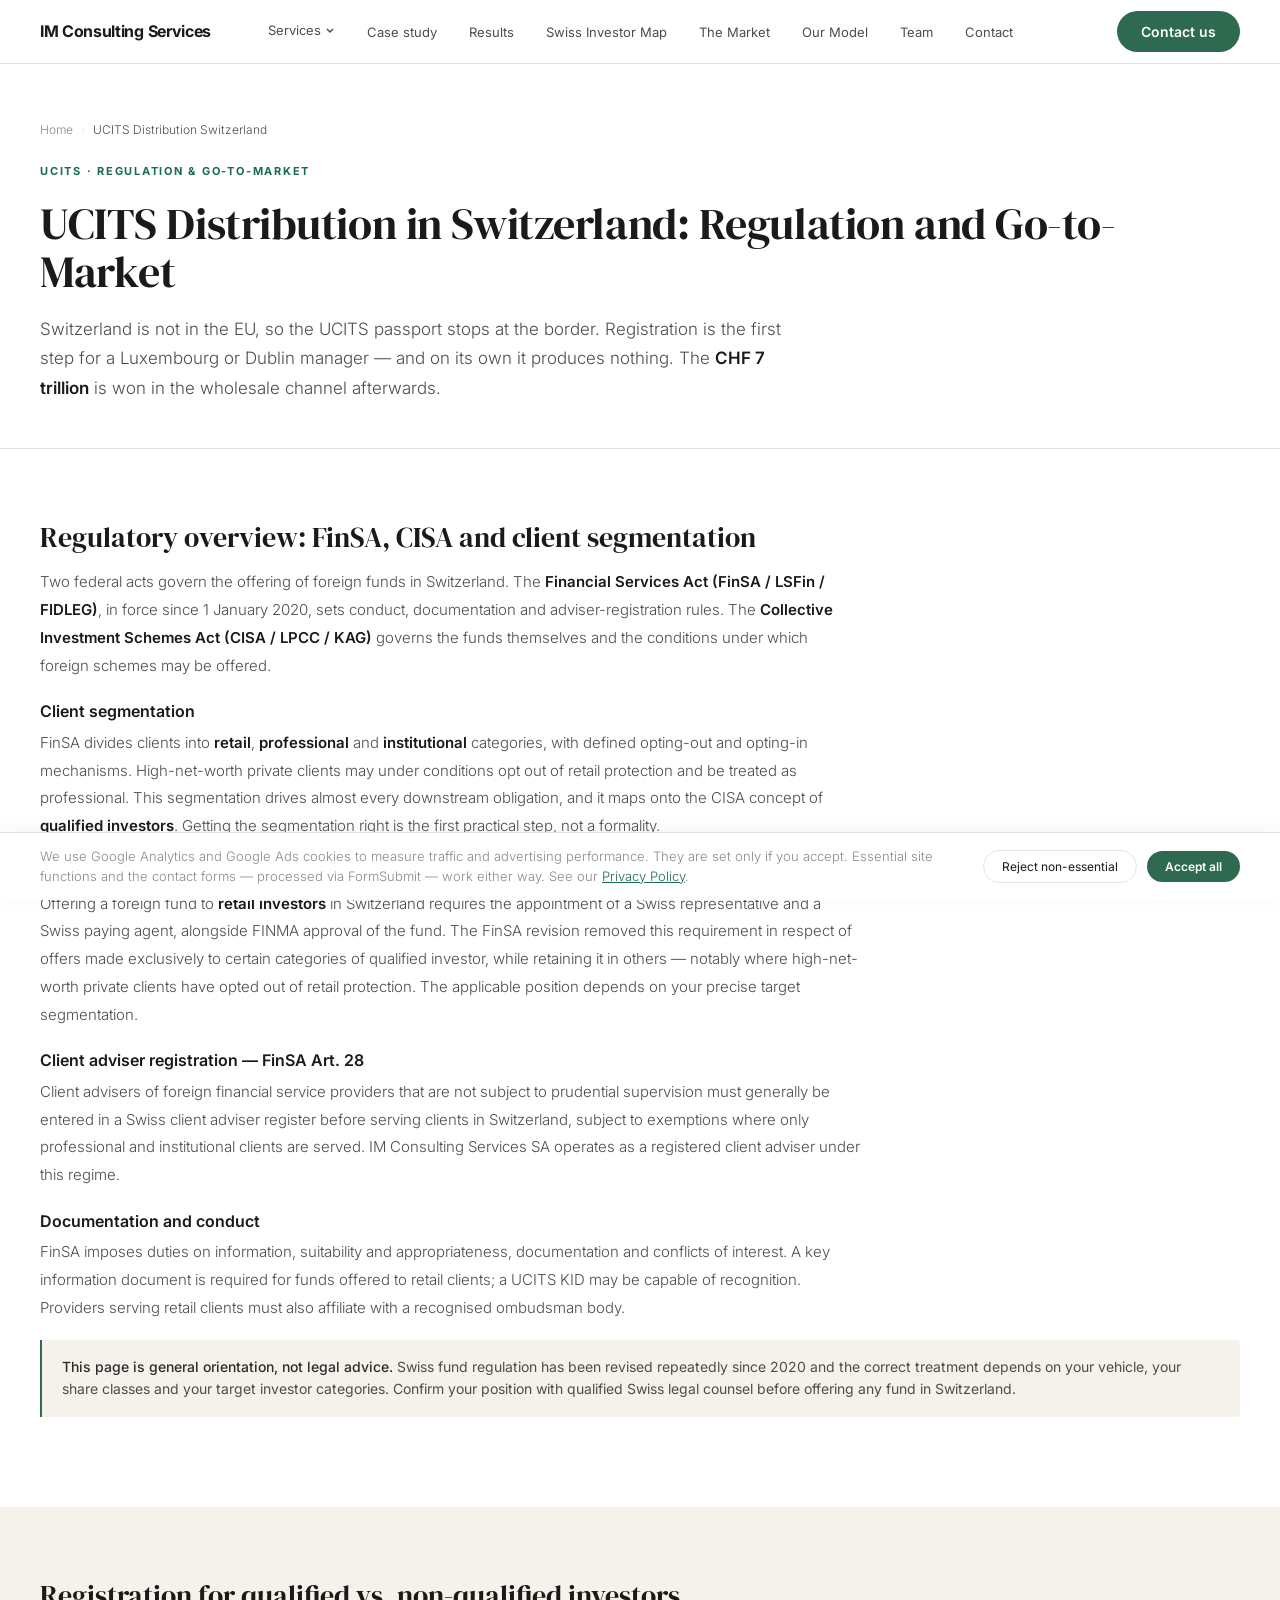
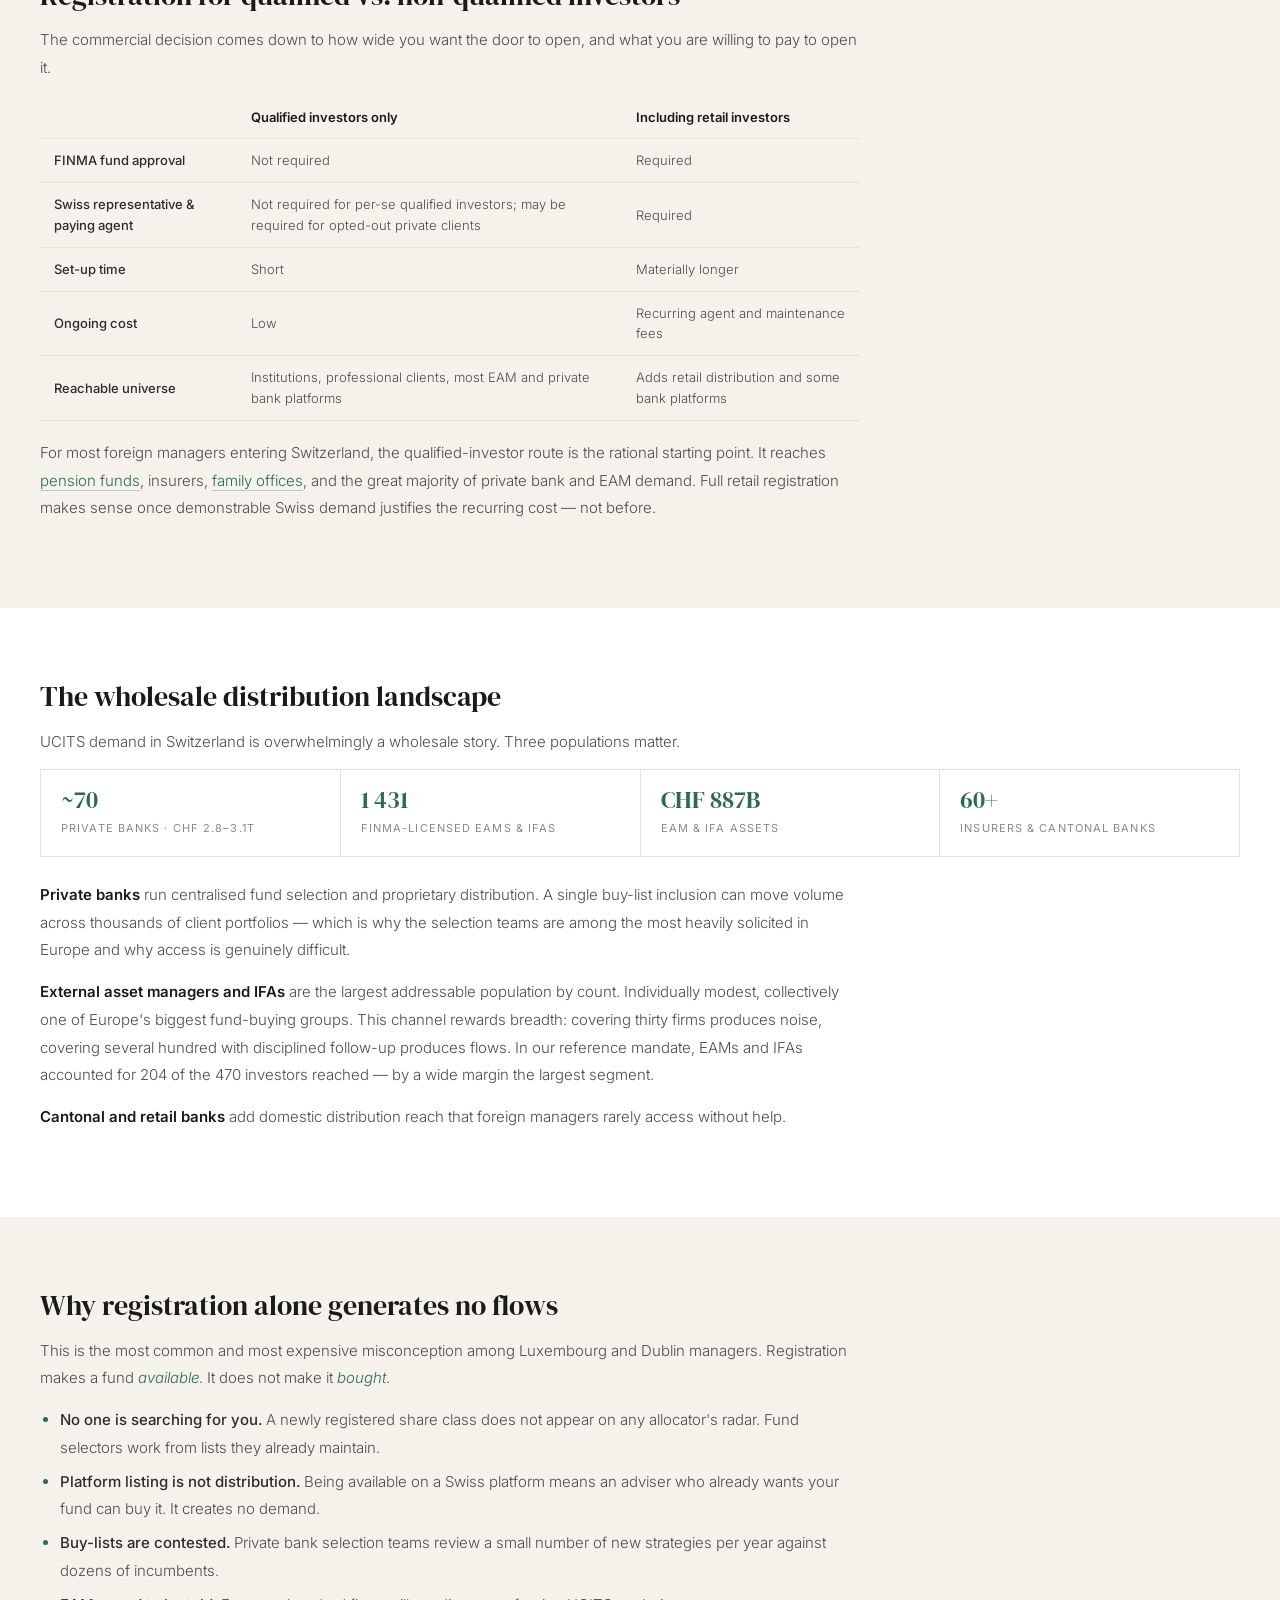
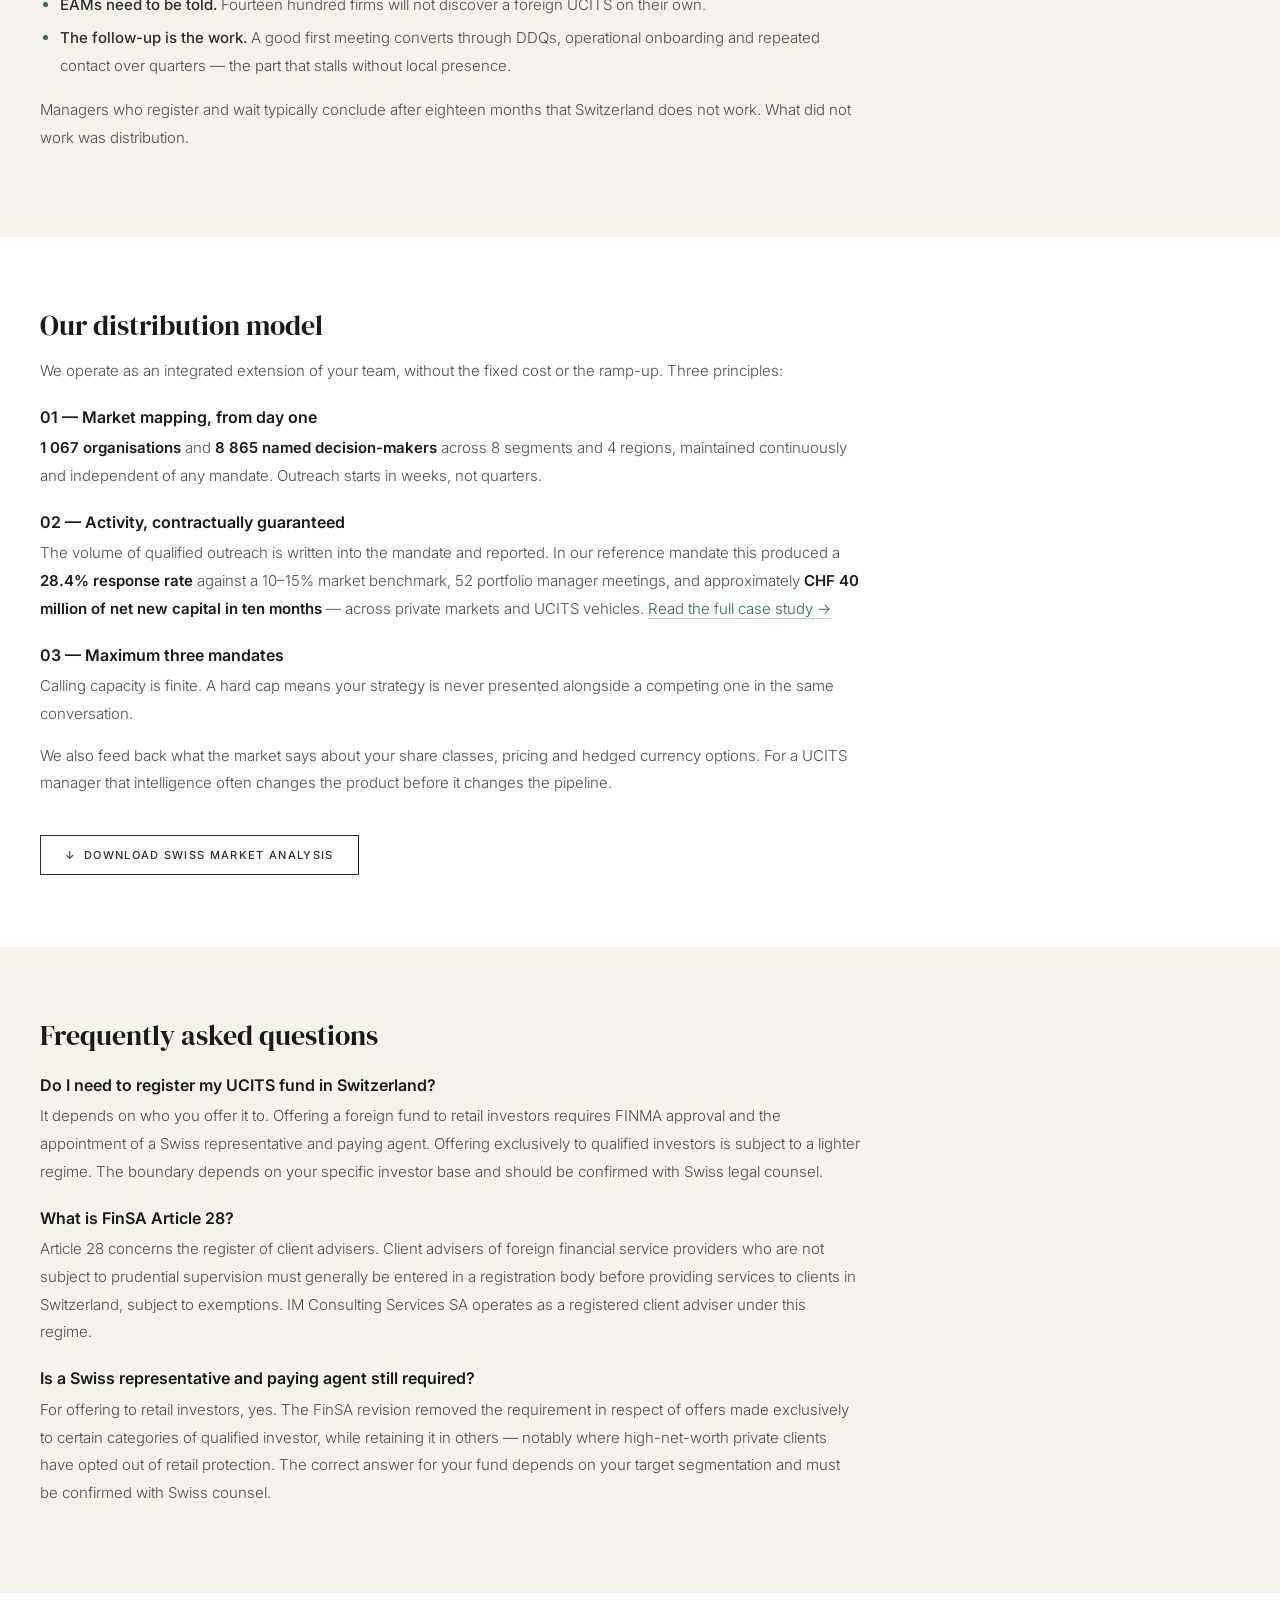
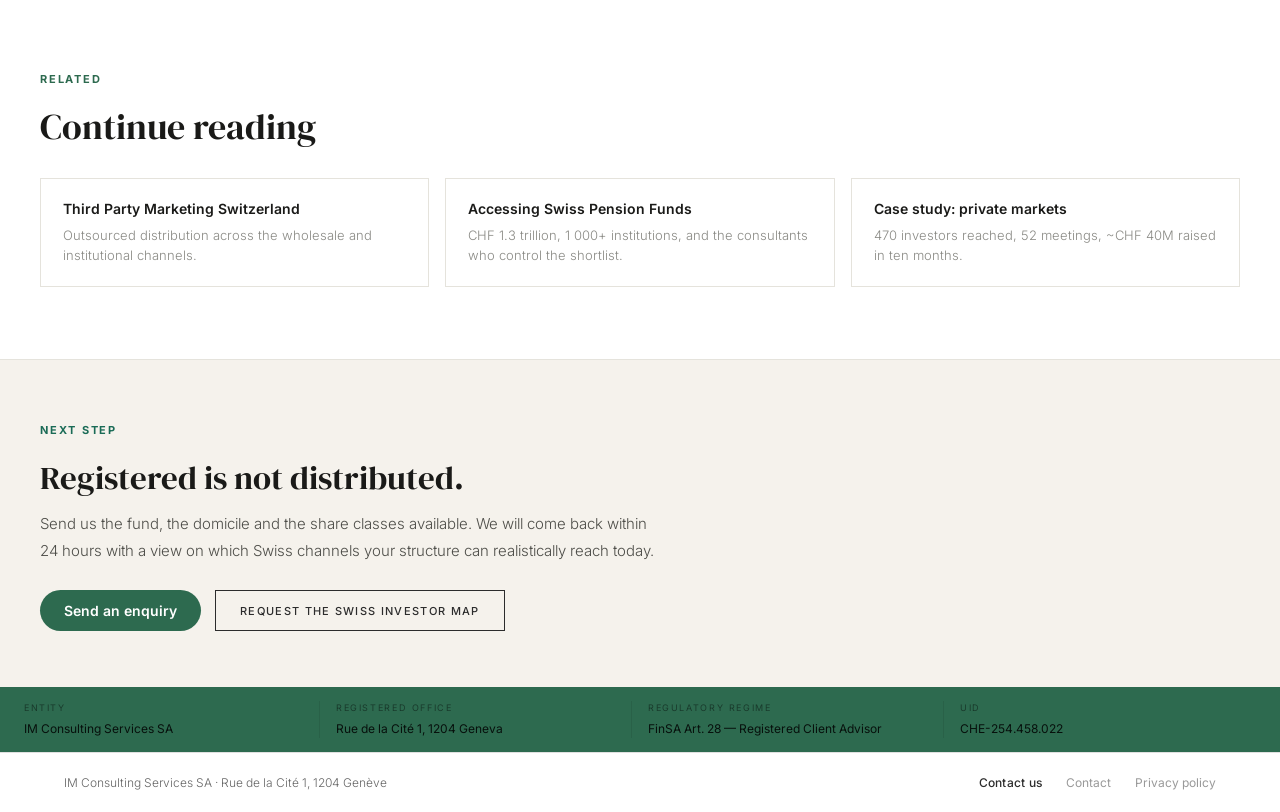
<file: ucits-distribution-switzerland.html>
<!DOCTYPE html>
<html lang="en">
<head>
<!-- Google tag (gtag.js) — Google Consent Mode v2 -->
<script>
  window.dataLayer = window.dataLayer || [];
  function gtag(){dataLayer.push(arguments);}
  // Deny by default, before any Google tag loads.
  gtag('consent', 'default', {
    ad_storage:            'denied',
    ad_user_data:          'denied',
    ad_personalization:    'denied',
    analytics_storage:     'denied',
    functionality_storage: 'granted',
    security_storage:      'granted',
    wait_for_update:       500
  });
  // Restore a previously granted choice before measurement starts.
  try {
    if (localStorage.getItem('imc-consent') === 'granted') {
      gtag('consent', 'update', {
        ad_storage:         'granted',
        ad_user_data:       'granted',
        ad_personalization: 'granted',
        analytics_storage:  'granted'
      });
    }
  } catch (e) {}
  gtag('js', new Date());
  gtag('config', 'G-DBSGGFBSQ2');
  gtag('config', 'AW-18202239440');
</script>
<script async src="https://www.googletagmanager.com/gtag/js?id=G-DBSGGFBSQ2"></script>
<meta charset="UTF-8">
<meta name="viewport" content="width=device-width, initial-scale=1.0">
<link rel="icon" type="image/svg+xml" href="data:image/svg+xml,%3Csvg xmlns='http://www.w3.org/2000/svg' viewBox='0 0 100 100'%3E%3Ctext x='50' y='68' font-size='52' fill='%231A1A18' text-anchor='middle' font-family='Inter,Helvetica,Arial,sans-serif' font-weight='500' letter-spacing='-2'%3EIM%3C/text%3E%3C/svg%3E">

<title>UCITS Distribution in Switzerland | FinSA &amp; Registration Guide for Fund Managers</title>
<meta name="description" content="Distribute UCITS funds in Switzerland: FinSA Art. 28 requirements, fund registration, representative and paying agent, and how to build wholesale demand.">
<meta name="robots" content="index, follow">
<link rel="canonical" href="https://www.im-consultingservices.ch/ucits-distribution-switzerland.html">

<meta property="og:type" content="article">
<meta property="og:url" content="https://www.im-consultingservices.ch/ucits-distribution-switzerland.html">
<meta property="og:title" content="UCITS Distribution in Switzerland | FinSA &amp; Registration Guide for Fund Managers">
<meta property="og:description" content="Distribute UCITS funds in Switzerland: FinSA Art. 28 requirements, fund registration, representative and paying agent, and how to build wholesale demand.">
<meta name="twitter:card" content="summary">
<meta name="twitter:title" content="UCITS Distribution in Switzerland | FinSA &amp; Registration">
<meta name="twitter:description" content="FinSA and CISA requirements for offering UCITS in Switzerland &mdash; and why registration alone generates no flows.">

<script type="application/ld+json">
{
  "@context": "https://schema.org",
  "@graph": [
    {
      "@type": "BreadcrumbList",
      "itemListElement": [
        { "@type": "ListItem", "position": 1, "name": "Home", "item": "https://www.im-consultingservices.ch/" },
        { "@type": "ListItem", "position": 2, "name": "UCITS Distribution Switzerland", "item": "https://www.im-consultingservices.ch/ucits-distribution-switzerland.html" }
      ]
    },
    {
      "@type": "Service",
      "name": "UCITS Distribution Switzerland",
      "description": "Go-to-market and distribution support for European UCITS managers offering funds in Switzerland.",
      "serviceType": "Fund Distribution",
      "areaServed": { "@type": "Country", "name": "Switzerland" },
      "provider": {
        "@type": "ProfessionalService",
        "name": "IM Consulting Services SA",
        "url": "https://www.im-consultingservices.ch",
        "email": "gp@im-consultingservices.ch",
        "address": {
          "@type": "PostalAddress",
          "streetAddress": "Rue de la Cité 1",
          "addressLocality": "Geneva",
          "postalCode": "1204",
          "addressCountry": "CH"
        }
      }
    },
    {
      "@type": "FAQPage",
      "mainEntity": [
        {
          "@type": "Question",
          "name": "Do I need to register my UCITS fund in Switzerland?",
          "acceptedAnswer": { "@type": "Answer", "text": "It depends on who you offer it to. Offering a foreign fund to retail investors in Switzerland requires FINMA approval and the appointment of a Swiss representative and paying agent. Offering exclusively to qualified investors is subject to a lighter regime. The boundary depends on your specific investor base and should be confirmed with Swiss legal counsel." }
        },
        {
          "@type": "Question",
          "name": "What is FinSA Article 28?",
          "acceptedAnswer": { "@type": "Answer", "text": "Article 28 of the Swiss Financial Services Act concerns the register of client advisers. Client advisers of foreign financial service providers who are not subject to prudential supervision must generally be entered in a registration body before providing services to clients in Switzerland, subject to exemptions. IM Consulting Services SA operates as a registered client adviser under this regime." }
        },
        {
          "@type": "Question",
          "name": "Is a Swiss representative and paying agent still required?",
          "acceptedAnswer": { "@type": "Answer", "text": "For offering to retail investors, yes. The FinSA revision removed the requirement in respect of offers made exclusively to certain categories of qualified investor, while retaining it in others — notably where high-net-worth private clients have opted out of retail protection. The correct answer for your fund depends on your target segmentation and must be confirmed with Swiss counsel." }
        }
      ]
    }
  ]
}
</script>

<meta http-equiv="Content-Security-Policy" content="upgrade-insecure-requests">
<link rel="preconnect" href="https://fonts.googleapis.com">
<link rel="preconnect" href="https://fonts.gstatic.com" crossorigin>
<link rel="preload" href="https://fonts.googleapis.com/css2?family=Inter:wght@300;400;500;600;700&family=DM+Serif+Display:ital@0;1&display=swap" as="style" onload="this.onload=null;this.rel='stylesheet'">
<noscript><link href="https://fonts.googleapis.com/css2?family=Inter:wght@300;400;500;600;700&family=DM+Serif+Display:ital@0;1&display=swap" rel="stylesheet"></noscript>
<link rel="stylesheet" href="style.css">
</head>
<body>

<!-- ── MODALS ──────────────────────────────────────── -->

<!-- MODAL: Swiss Investor Map -->
<div class="modal-ov" id="modal">
  <div class="modal">
    <button class="modal-x" onclick="closeModal()">&times;</button>
    <div class="modal-lbl">Proprietary Research &middot; 2026</div>
    <div class="modal-ttl">Request the Swiss Investor Map</div>
    <div class="modal-desc">Top 100 Swiss pension funds &mdash; AUM ranking, consultant mapping, allocation intelligence.</div>
    <form class="mf" id="modal-form">
      <div class="mf-grid">
        <input type="text" name="name" placeholder="Full name *" required>
        <input type="text" name="function" placeholder="Function *" required>
        <input type="text" name="company" placeholder="Company *" required>
        <input type="email" name="email" placeholder="Professional email *" required>
        <input type="text" name="strategy" placeholder="Strategy">
        <input type="text" name="aum" placeholder="AUM under management">
        <select name="domicile" class="full">
          <option value="" disabled selected>Fund domicile</option>
          <option>Luxembourg</option><option>Ireland</option>
          <option>Switzerland</option><option>Cayman Islands</option><option>Other</option>
        </select>
        <button type="submit" class="mf-btn full">Request the Swiss Investor Map &rarr;</button>
      </div>
    </form>
    <div class="mfine">We will contact you within 24 hours. No spam.</div>
  </div>
</div>

<!-- MODAL: Download -->
<div class="modal-ov" id="dl-modal">
  <div class="modal">
    <button class="modal-x" onclick="closeDownloadModal()">&times;</button>
    <div class="modal-lbl" id="dl-modal-lbl">Download</div>
    <div class="modal-ttl" id="dl-modal-ttl">Request the document</div>
    <div class="modal-desc">Leave your details and we will send it to you within 24 hours.</div>
    <form class="mf" id="dl-form">
      <div class="mf-grid">
        <input type="text" name="name" placeholder="Full name *" required>
        <input type="text" name="function" placeholder="Function *" required>
        <input type="text" name="company" placeholder="Company *" required>
        <input type="email" name="email" placeholder="Professional email *" required>
        <input type="hidden" name="document" id="dl-doc-field" value="">
        <button type="submit" class="mf-btn full">Request &rarr;</button>
      </div>
    </form>
    <div class="mfine" id="dl-success" style="display:none">&#10003;&nbsp; Thank you. We will send it within 24 hours.</div>
    <div class="mfine">No spam &middot; Professional use only</div>
  </div>
</div>

<!-- MODAL: Contact -->
<div class="modal-ov" id="contact-modal">
  <div class="modal">
    <button class="modal-x" onclick="closeContactModal()">&times;</button>
    <div class="modal-lbl">IM Consulting Services SA</div>
    <div class="modal-ttl">Send an enquiry</div>
    <div class="modal-desc">We will respond within 24 hours.</div>
    <form class="mf" id="contact-form">
      <div class="mf-grid">
        <input type="text" name="name" placeholder="Full name *" required>
        <input type="text" name="function" placeholder="Function *" required>
        <input type="text" name="company" placeholder="Company *" required>
        <input type="email" name="email" placeholder="Professional email *" required>
        <input type="text" name="strategy" placeholder="Strategy (UCITS, ILS...)">
        <input type="text" name="aum" placeholder="AUM under management">
        <button type="submit" class="mf-btn full">Send enquiry &rarr;</button>
      </div>
    </form>
    <div class="mfine">No spam &middot; We will respond within 24 hours</div>
  </div>
</div>

<!-- ── NAVIGATION ──────────────────────────────────── -->
<nav class="nav" role="navigation" aria-label="Main navigation">
  <a href="/" class="nav__logo" aria-label="IM Consulting Services" style="font-size:1rem;font-weight:700;letter-spacing:-0.02em">IM Consulting Services</a>
  <ul class="nav__links" role="list">
    <li class="nav__dd">
      <button class="nav__dd-btn" aria-expanded="false" aria-haspopup="true">
        Services
        <svg viewBox="0 0 12 12" aria-hidden="true"><polyline points="2,4 6,8 10,4"></polyline></svg>
      </button>
      <ul class="nav__dd-menu" role="list">
        <li><a href="/placement-agent-switzerland.html">Placement Agent Switzerland</a></li>
        <li><a href="/third-party-marketing-switzerland.html">Third Party Marketing Switzerland</a></li>
        <li><a href="/swiss-pension-funds.html">Swiss Pension Funds</a></li>
        <li><a href="/swiss-family-offices.html">Swiss Family Offices</a></li>
        <li><a href="/ucits-distribution-switzerland.html" aria-current="page">UCITS Distribution Switzerland</a></li>
      </ul>
    </li>
    <li><a href="/case-study-private-markets.html" class="nav__link">Case study</a></li>
    <li><a href="/#results" class="nav__link">Results</a></li>
    <li><a href="/swiss-investor-map.html" class="nav__link">Swiss Investor Map</a></li>
    <li class="nav-anchor"><a href="/#market" class="nav__link">The Market</a></li>
    <li class="nav-anchor"><a href="/#coverage" class="nav__link">Our Model</a></li>
    <li class="nav-anchor"><a href="/#team" class="nav__link">Team</a></li>
    <li><a href="/contact.html" class="nav__link">Contact</a></li>
  </ul>
  <div class="nav__controls">
    <button class="btn-accent" onclick="openContactModal()">Contact us</button>
    <button class="nav__hamburger" aria-label="Open menu" aria-expanded="false">
      <span></span><span></span><span></span>
    </button>
  </div>
</nav>

<div class="nav__overlay" role="dialog" aria-modal="true" aria-label="Navigation menu">
  <button class="overlay-close" aria-label="Close menu">&times;</button>
  <span class="nav__group-lbl">Services</span>
  <a href="/placement-agent-switzerland.html" class="nav__link nav__link--sub">Placement Agent Switzerland</a>
  <a href="/third-party-marketing-switzerland.html" class="nav__link nav__link--sub">Third Party Marketing Switzerland</a>
  <a href="/swiss-pension-funds.html" class="nav__link nav__link--sub">Swiss Pension Funds</a>
  <a href="/swiss-family-offices.html" class="nav__link nav__link--sub">Swiss Family Offices</a>
  <a href="/ucits-distribution-switzerland.html" class="nav__link nav__link--sub">UCITS Distribution Switzerland</a>
  <span class="nav__group-lbl">Resources</span>
  <a href="/case-study-private-markets.html" class="nav__link">Case study</a>
  <a href="/#results" class="nav__link">Results</a>
  <a href="/swiss-investor-map.html" class="nav__link">Swiss Investor Map</a>
  <span class="nav__group-lbl">Company</span>
  <a href="/#market" class="nav__link">The Market</a>
  <a href="/#coverage" class="nav__link">Our Model</a>
  <a href="/#team" class="nav__link">Team</a>
  <a href="/contact.html" class="nav__link">Contact</a>
</div>

<!-- ── PAGE HEADER ─────────────────────────────────── -->
<header class="page-head">
  <div class="w">
    <nav class="crumb" aria-label="Breadcrumb">
      <ol>
        <li><a href="/">Home</a></li>
        <li class="crumb-sep" aria-hidden="true">&rsaquo;</li>
        <li aria-current="page">UCITS Distribution Switzerland</li>
      </ol>
    </nav>
    <span class="eyebrow">UCITS &middot; Regulation &amp; Go-to-Market</span>
    <h1>UCITS Distribution in Switzerland: Regulation and Go-to-Market</h1>
    <p class="page-lede">Switzerland is not in the EU, so the UCITS passport stops at the border. Registration is the first step for a Luxembourg or Dublin manager &mdash; and on its own it produces nothing. The <strong>CHF 7 trillion</strong> is won in the wholesale channel afterwards.</p>
  </div>
</header>

<!-- ── MAIN CONTENT ────────────────────────────────── -->
<main>

  <!-- 1 — REGULATORY OVERVIEW -->
  <section class="section-light sec">
    <div class="w">
      <div class="pg-body fade-up">
        <h2>Regulatory overview: FinSA, CISA and client segmentation</h2>
        <p>Two federal acts govern the offering of foreign funds in Switzerland. The <strong>Financial Services Act (FinSA / LSFin / FIDLEG)</strong>, in force since 1 January 2020, sets conduct, documentation and adviser-registration rules. The <strong>Collective Investment Schemes Act (CISA / LPCC / KAG)</strong> governs the funds themselves and the conditions under which foreign schemes may be offered.</p>
        <h3>Client segmentation</h3>
        <p>FinSA divides clients into <strong>retail</strong>, <strong>professional</strong> and <strong>institutional</strong> categories, with defined opting-out and opting-in mechanisms. High-net-worth private clients may under conditions opt out of retail protection and be treated as professional. This segmentation drives almost every downstream obligation, and it maps onto the CISA concept of <strong>qualified investors</strong>. Getting the segmentation right is the first practical step, not a formality.</p>
        <h3>Representative and paying agent</h3>
        <p>Offering a foreign fund to <strong>retail investors</strong> in Switzerland requires the appointment of a Swiss representative and a Swiss paying agent, alongside FINMA approval of the fund. The FinSA revision removed this requirement in respect of offers made exclusively to certain categories of qualified investor, while retaining it in others &mdash; notably where high-net-worth private clients have opted out of retail protection. The applicable position depends on your precise target segmentation.</p>
        <h3>Client adviser registration &mdash; FinSA Art. 28</h3>
        <p>Client advisers of foreign financial service providers that are not subject to prudential supervision must generally be entered in a Swiss client adviser register before serving clients in Switzerland, subject to exemptions where only professional and institutional clients are served. IM Consulting Services SA operates as a registered client adviser under this regime.</p>
        <h3>Documentation and conduct</h3>
        <p>FinSA imposes duties on information, suitability and appropriateness, documentation and conflicts of interest. A key information document is required for funds offered to retail clients; a UCITS KID may be capable of recognition. Providers serving retail clients must also affiliate with a recognised ombudsman body.</p>
      </div>
      <div class="pg-note">
        <p><strong>This page is general orientation, not legal advice.</strong> Swiss fund regulation has been revised repeatedly since 2020 and the correct treatment depends on your vehicle, your share classes and your target investor categories. Confirm your position with qualified Swiss legal counsel before offering any fund in Switzerland.</p>
      </div>
    </div>
  </section>

  <!-- 2 — REGISTRATION -->
  <section class="section-light--alt sec">
    <div class="w">
      <div class="pg-body fade-up">
        <h2>Registration for qualified vs. non-qualified investors</h2>
        <p>The commercial decision comes down to how wide you want the door to open, and what you are willing to pay to open it.</p>
      </div>
      <div class="pg-body fade-up">
        <table>
          <thead>
            <tr><th></th><th>Qualified investors only</th><th>Including retail investors</th></tr>
          </thead>
          <tbody>
            <tr><td><strong>FINMA fund approval</strong></td><td>Not required</td><td>Required</td></tr>
            <tr><td><strong>Swiss representative &amp; paying agent</strong></td><td>Not required for per-se qualified investors; may be required for opted-out private clients</td><td>Required</td></tr>
            <tr><td><strong>Set-up time</strong></td><td>Short</td><td>Materially longer</td></tr>
            <tr><td><strong>Ongoing cost</strong></td><td>Low</td><td>Recurring agent and maintenance fees</td></tr>
            <tr><td><strong>Reachable universe</strong></td><td>Institutions, professional clients, most EAM and private bank platforms</td><td>Adds retail distribution and some bank platforms</td></tr>
          </tbody>
        </table>
        <p>For most foreign managers entering Switzerland, the qualified-investor route is the rational starting point. It reaches <a href="/swiss-pension-funds.html">pension funds</a>, insurers, <a href="/swiss-family-offices.html">family offices</a>, and the great majority of private bank and EAM demand. Full retail registration makes sense once demonstrable Swiss demand justifies the recurring cost &mdash; not before.</p>
      </div>
    </div>
  </section>

  <!-- 3 — WHOLESALE LANDSCAPE -->
  <section class="section-light sec">
    <div class="w">
      <div class="pg-body fade-up">
        <h2>The wholesale distribution landscape</h2>
        <p>UCITS demand in Switzerland is overwhelmingly a wholesale story. Three populations matter.</p>
      </div>

      <div class="pg-facts fade-up">
        <div class="pg-fact"><div class="pg-fact-n">~70</div><div class="pg-fact-l">Private banks &middot; CHF 2.8&ndash;3.1T</div></div>
        <div class="pg-fact"><div class="pg-fact-n">1 431</div><div class="pg-fact-l">FINMA-licensed EAMs &amp; IFAs</div></div>
        <div class="pg-fact"><div class="pg-fact-n">CHF 887B</div><div class="pg-fact-l">EAM &amp; IFA assets</div></div>
        <div class="pg-fact"><div class="pg-fact-n">60+</div><div class="pg-fact-l">Insurers &amp; cantonal banks</div></div>
      </div>

      <div class="pg-body fade-up">
        <p><strong>Private banks</strong> run centralised fund selection and proprietary distribution. A single buy-list inclusion can move volume across thousands of client portfolios &mdash; which is why the selection teams are among the most heavily solicited in Europe and why access is genuinely difficult.</p>
        <p><strong>External asset managers and IFAs</strong> are the largest addressable population by count. Individually modest, collectively one of Europe's biggest fund-buying groups. This channel rewards breadth: covering thirty firms produces noise, covering several hundred with disciplined follow-up produces flows. In our reference mandate, EAMs and IFAs accounted for 204 of the 470 investors reached &mdash; by a wide margin the largest segment.</p>
        <p><strong>Cantonal and retail banks</strong> add domestic distribution reach that foreign managers rarely access without help.</p>
      </div>
    </div>
  </section>

  <!-- 4 — WHY REGISTRATION ALONE FAILS -->
  <section class="section-light--alt sec">
    <div class="w">
      <div class="pg-body fade-up">
        <h2>Why registration alone generates no flows</h2>
        <p>This is the most common and most expensive misconception among Luxembourg and Dublin managers. Registration makes a fund <em>available</em>. It does not make it <em>bought</em>.</p>
        <ul>
          <li><strong>No one is searching for you.</strong> A newly registered share class does not appear on any allocator's radar. Fund selectors work from lists they already maintain.</li>
          <li><strong>Platform listing is not distribution.</strong> Being available on a Swiss platform means an adviser who already wants your fund can buy it. It creates no demand.</li>
          <li><strong>Buy-lists are contested.</strong> Private bank selection teams review a small number of new strategies per year against dozens of incumbents.</li>
          <li><strong>EAMs need to be told.</strong> Fourteen hundred firms will not discover a foreign UCITS on their own.</li>
          <li><strong>The follow-up is the work.</strong> A good first meeting converts through DDQs, operational onboarding and repeated contact over quarters &mdash; the part that stalls without local presence.</li>
        </ul>
        <p>Managers who register and wait typically conclude after eighteen months that Switzerland does not work. What did not work was distribution.</p>
      </div>
    </div>
  </section>

  <!-- 5 — OUR MODEL -->
  <section class="section-light sec">
    <div class="w">
      <div class="pg-body fade-up">
        <h2>Our distribution model</h2>
        <p>We operate as an integrated extension of your team, without the fixed cost or the ramp-up. Three principles:</p>
        <h3>01 &mdash; Market mapping, from day one</h3>
        <p><strong>1 067 organisations</strong> and <strong>8 865 named decision-makers</strong> across 8 segments and 4 regions, maintained continuously and independent of any mandate. Outreach starts in weeks, not quarters.</p>
        <h3>02 &mdash; Activity, contractually guaranteed</h3>
        <p>The volume of qualified outreach is written into the mandate and reported. In our reference mandate this produced a <strong>28.4% response rate</strong> against a 10&ndash;15% market benchmark, 52 portfolio manager meetings, and approximately <strong>CHF 40 million of net new capital in ten months</strong> &mdash; across private markets and UCITS vehicles. <a href="/case-study-private-markets.html">Read the full case study &rarr;</a></p>
        <h3>03 &mdash; Maximum three mandates</h3>
        <p>Calling capacity is finite. A hard cap means your strategy is never presented alongside a competing one in the same conversation.</p>
        <p>We also feed back what the market says about your share classes, pricing and hedged currency options. For a UCITS manager that intelligence often changes the product before it changes the pipeline.</p>
      </div>
      <button class="btn-dl-yellow" onclick="openDownloadModal('Swiss Market Analysis')">&#8595;&nbsp; Download Swiss Market Analysis</button>
    </div>
  </section>

  <!-- 6 — FAQ -->
  <section class="section-light--alt sec">
    <div class="w">
      <div class="pg-body fade-up">
        <h2>Frequently asked questions</h2>

        <h3>Do I need to register my UCITS fund in Switzerland?</h3>
        <p>It depends on who you offer it to. Offering a foreign fund to retail investors requires FINMA approval and the appointment of a Swiss representative and paying agent. Offering exclusively to qualified investors is subject to a lighter regime. The boundary depends on your specific investor base and should be confirmed with Swiss legal counsel.</p>

        <h3>What is FinSA Article 28?</h3>
        <p>Article 28 concerns the register of client advisers. Client advisers of foreign financial service providers who are not subject to prudential supervision must generally be entered in a registration body before providing services to clients in Switzerland, subject to exemptions. IM Consulting Services SA operates as a registered client adviser under this regime.</p>

        <h3>Is a Swiss representative and paying agent still required?</h3>
        <p>For offering to retail investors, yes. The FinSA revision removed the requirement in respect of offers made exclusively to certain categories of qualified investor, while retaining it in others &mdash; notably where high-net-worth private clients have opted out of retail protection. The correct answer for your fund depends on your target segmentation and must be confirmed with Swiss counsel.</p>
      </div>
    </div>
  </section>

  <!-- RELATED -->
  <section class="section-light sec">
    <div class="w">
      <div class="sec-h fade-up">
        <span class="eyebrow">Related</span>
        <h2>Continue reading</h2>
      </div>
      <div class="rel-links fade-up">
        <a class="rel-card" href="/third-party-marketing-switzerland.html">
          <div class="rel-card-t">Third Party Marketing Switzerland</div>
          <div class="rel-card-d">Outsourced distribution across the wholesale and institutional channels.</div>
        </a>
        <a class="rel-card" href="/swiss-pension-funds.html">
          <div class="rel-card-t">Accessing Swiss Pension Funds</div>
          <div class="rel-card-d">CHF 1.3 trillion, 1 000+ institutions, and the consultants who control the shortlist.</div>
        </a>
        <a class="rel-card" href="/case-study-private-markets.html">
          <div class="rel-card-t">Case study: private markets</div>
          <div class="rel-card-d">470 investors reached, 52 meetings, ~CHF 40M raised in ten months.</div>
        </a>
      </div>
    </div>
  </section>

</main>

<!-- ── END-OF-PAGE CTA ─────────────────────────────── -->
<section class="cta-band">
  <div class="cta-inner fade-up">
    <span class="eyebrow">Next step</span>
    <h2>Registered is not distributed.</h2>
    <p>Send us the fund, the domicile and the share classes available. We will come back within 24 hours with a view on which Swiss channels your structure can realistically reach today.</p>
    <div class="cta-actions">
      <button class="btn-accent" onclick="openContactModal()">Send an enquiry</button>
      <button class="btn-dl-yellow" onclick="openModal()">Request the Swiss Investor Map</button>
    </div>
  </div>
</section>

<!-- ── COMPLIANCE BAND ─────────────────────────────── -->
<div class="compliance-band">
  <div class="comp-grid">
    <div class="comp-col"><div class="comp-l">Entity</div><div class="comp-v">IM Consulting Services SA</div></div>
    <div class="comp-col"><div class="comp-l">Registered Office</div><div class="comp-v">Rue de la Cit&eacute; 1, 1204 Geneva</div></div>
    <div class="comp-col"><div class="comp-l">Regulatory Regime</div><div class="comp-v">FinSA Art. 28 &mdash; Registered Client Advisor</div></div>
    <div class="comp-col"><div class="comp-l">UID</div><div class="comp-v">CHE-254.458.022</div></div>
  </div>
</div>

<!-- ── FOOTER ──────────────────────────────────────── -->
<footer class="footer-bar">
  <span class="footer-bar__left">
    IM Consulting Services SA &middot; Rue de la Cit&eacute; 1, 1204 Gen&egrave;ve
  </span>
  <div class="footer-bar__right">
    <a href="mailto:gp@im-consultingservices.ch" class="footer-contact-link">Contact us</a>
    <a href="/contact.html" class="footer-bar__link">Contact</a>
    <a href="/privacy.html" class="footer-bar__link">Privacy policy</a>
  </div>
</footer>

<!-- ── COOKIE CONSENT BANNER ────────────────────── -->
<div class="cookie-banner" id="cookie-banner" role="dialog" aria-label="Cookie consent" aria-live="polite" hidden>
  <p class="cookie-banner__text">We use Google Analytics and Google Ads cookies to measure traffic and advertising performance. They are set only if you accept. Essential site functions and the contact forms &mdash; processed via FormSubmit &mdash; work either way. See our <a href="/privacy.html">Privacy Policy</a>.</p>
  <div class="cookie-banner__actions">
    <button type="button" class="btn-outline-dark btn-sm" id="cookie-reject">Reject non-essential</button>
    <button type="button" class="btn-accent btn-sm" id="cookie-accept">Accept all</button>
  </div>
</div>
<script src="main.js?v=2"></script>
<script src="consent.js"></script>
</body>
</html>
</file>
<file: style.css>
﻿/* =========================================================
   IM WEALTH SELECT® — V6  |  Vontobel Light
   100% Light · Hero 70vh floating text · Vert = CTA only
   ========================================================= */

:root {
  --accent:        #1A6B56;
  --accent-light:  #4A8A6E;
  --accent-dim:    rgba(26,107,86,0.08);
  --accent-border: rgba(26,107,86,0.20);
  --bg-light:      #FFFFFF;
  --bg-light-alt:  #F5F2EC;
  --text-dark:     #1A1A18;
  --text-dark-sub: #4D4D48;
  --text-dark-mut: #8A8A85;
  --border-light:  #E5E3DC;
  --f-sans:  'Inter', sans-serif;
  --f-serif: 'Georgia', 'Times New Roman', serif;
  --ease:    cubic-bezier(0.2, 0.8, 0.2, 1);
  --nav-h:   64px;
}

/* ── RESET ──────────────────────────────────────── */
*, *::before, *::after { margin:0; padding:0; box-sizing:border-box; }
html  { scroll-behavior:smooth; scroll-padding-top:calc(var(--nav-h) + 64px); -webkit-text-size-adjust:100%; }
body  {
  background:var(--bg-light); color:var(--text-dark-sub);
  font-family:var(--f-sans); font-size:16px; line-height:1.6;
  overflow-x:hidden; -webkit-font-smoothing:antialiased;
  -moz-osx-font-smoothing:grayscale;
}
h1,h2,h3,h4 { font-weight:400; line-height:1.1; color:var(--text-dark); }
h1 { font-family:var(--f-serif); font-weight:400; letter-spacing:-0.01em; }
a  { text-decoration:none; color:inherit; }
img,video { display:block; max-width:100%; }
ul  { list-style:none; }

/* ── LAYOUT ─────────────────────────────────────── */
.container { width:100%; max-width:1140px; margin:0 auto; padding:0 24px; }
@media (min-width:768px) { .container { padding:0 40px; } }

section { padding:80px 0; }
@media (min-width:768px) { section { padding:120px 0; } }

.section-light      { background:var(--bg-light);    color:var(--text-dark-sub); }
.section-light--alt { background:var(--bg-light-alt);color:var(--text-dark-sub); }
.section-light h1,.section-light h2,.section-light h3,
.section-light--alt h1,.section-light--alt h2,.section-light--alt h3 { color:var(--text-dark); }

/* ── TYPOGRAPHY ─────────────────────────────────── */
.eyebrow {
  display:inline-block; font-size:0.6875rem; font-weight:700;
  letter-spacing:0.16em; text-transform:uppercase;
  color:var(--accent); margin-bottom:12px;
}
.section-heading {
  font-family:var(--f-serif); font-weight:400;
  font-size:clamp(1.5rem,2.2vw,2rem);
  letter-spacing:-0.015em; line-height:1.15;
  margin-top:8px; margin-bottom:16px; color:var(--text-dark);
}
.section-sub {
  font-size:0.9375rem; font-weight:300; line-height:1.8;
  max-width:580px; color:var(--text-dark-sub);
  word-break:normal; overflow:visible;
}
@media (max-width:767px) {
  .section-sub { max-width:100%; }
}

/* ── ANIMATIONS ─────────────────────────────────── */
@keyframes blurReveal {
  from { opacity:0; filter:blur(14px); transform:translateY(18px); }
  to   { opacity:1; filter:blur(0);    transform:translateY(0); }
}
@keyframes fadeUp {
  from { opacity:0; transform:translateY(28px); }
  to   { opacity:1; transform:translateY(0); }
}
.h-anim-0 { opacity:0; animation:fadeUp     0.85s var(--ease) 0.10s forwards; }
.h-anim-1 { opacity:0; animation:blurReveal 1.0s  var(--ease) 0.40s forwards; }

.fade-up {
  opacity:0; transform:translateY(28px);
  transition:opacity 0.72s var(--ease), transform 0.72s var(--ease);
}
.fade-up.is-visible { opacity:1; transform:translateY(0); }

.stagger-item {
  opacity:0; transform:translateY(28px);
  transition:opacity 0.72s var(--ease), transform 0.72s var(--ease);
}
.stagger-item.is-visible { opacity:1; transform:translateY(0); }
.stagger-grid .stagger-item:nth-child(1) { transition-delay:  0ms; }
.stagger-grid .stagger-item:nth-child(2) { transition-delay:110ms; }
.stagger-grid .stagger-item:nth-child(3) { transition-delay:220ms; }
.stagger-grid .stagger-item:nth-child(4) { transition-delay:330ms; }
.stagger-grid .stagger-item:nth-child(5) { transition-delay:440ms; }
.stagger-grid .stagger-item:nth-child(6) { transition-delay:550ms; }
.stagger-grid .stagger-item:nth-child(7) { transition-delay:660ms; }
.stagger-grid .stagger-item:nth-child(8) { transition-delay:770ms; }

/* ── BUTTONS ─────────────────────────────────────── */
.btn-accent {
  display:inline-flex; align-items:center; gap:8px;
  background:#2D6A4F; color:#FFF;
  padding:12px 24px; border-radius:999px;
  font-family:var(--f-sans); font-size:14px; font-weight:600;
  border:none; cursor:pointer; white-space:nowrap;
  text-decoration:none; letter-spacing:0;
  transition:opacity 0.28s, transform 0.3s var(--ease);
}
.btn-accent:hover  { opacity:0.86; }
.btn-accent:active { transform:scale(0.98); }

.btn-outline-dark {
  display:inline-flex; align-items:center;
  background:transparent; color:var(--text-dark);
  padding:13px 28px; border-radius:999px;
  font-family:var(--f-sans); font-size:0.875rem; font-weight:400;
  border:0.5px solid var(--border-light); cursor:pointer;
  white-space:nowrap; text-decoration:none;
  transition:border-color 0.28s, color 0.28s;
}
.btn-outline-dark:hover { border-color:var(--accent); color:var(--accent); }

.btn-sm { padding:8px 18px; font-size:0.75rem; }

@media (hover:none) { .btn-accent,.btn-outline-dark { transition:none; } }

/* ── NAVIGATION ─────────────────────────────────── */
.nav {
  position:fixed; inset:0 0 auto 0; z-index:100;
  height:var(--nav-h); display:flex; align-items:center;
  justify-content:space-between; padding:0 24px;
  background:#FFF; border-bottom:0.5px solid var(--border-light);
  transition:box-shadow 0.3s var(--ease);
}
.nav.is-scrolled { box-shadow:0 1px 24px rgba(0,0,0,0.06); }
@media (min-width:768px) { .nav { padding:0 40px; } }

.nav__logo {
  font-size:1.0625rem; font-weight:700; color:var(--text-dark);
  letter-spacing:-0.02em; flex-shrink:0; z-index:1;
}
.nav__links {
  display:none; gap:36px;
  position:absolute; left:50%; transform:translateX(-50%);
}
@media (min-width:768px) { .nav__links { display:flex; align-items:center; } }

.nav__link {
  font-size:0.8125rem; color:var(--text-dark-sub); font-weight:400;
  position:relative; padding-bottom:3px;
  transition:color 0.25s; white-space:nowrap;
}
.nav__link::after {
  content:''; position:absolute; bottom:0; left:0; right:0;
  height:1px; background:var(--accent);
  transform:scaleX(0); transform-origin:right center;
  transition:transform 220ms var(--ease);
}
.nav__link:hover { color:var(--text-dark); }
.nav__link:hover::after,
.nav__link[aria-current="page"]::after { transform:scaleX(1); transform-origin:left center; }
.nav__link[aria-current="page"] { color:var(--text-dark); }

.nav__controls { display:flex; align-items:center; gap:12px; flex-shrink:0; }

/* ── LANGUAGE DROPDOWN ──────────────────────────── */
.nav__lang { position:relative; display:none; }
@media (min-width:768px) { .nav__lang { display:flex; align-items:center; } }

.nav__lang-btn {
  display:flex; align-items:center; gap:5px;
  font-family:var(--f-sans); font-size:0.8125rem; font-weight:500;
  color:var(--text-dark-sub); background:none;
  border:0.5px solid var(--border-light); border-radius:999px;
  padding:6px 13px; cursor:pointer;
  transition:color 0.2s, border-color 0.2s;
  white-space:nowrap; user-select:none;
}
.nav__lang-btn:hover { color:var(--text-dark); border-color:var(--text-dark-mut); }
.nav__lang-btn svg {
  width:9px; height:9px; stroke:currentColor; fill:none; stroke-width:2;
  transition:transform 0.2s var(--ease);
}
.nav__lang.is-open .nav__lang-btn svg { transform:rotate(180deg); }

.nav__lang-dropdown {
  position:absolute; top:calc(100% + 8px); right:0;
  min-width:148px; background:#FFF;
  border:0.5px solid var(--border-light); border-radius:14px;
  padding:6px; box-shadow:0 8px 32px rgba(0,0,0,0.08);
  opacity:0; pointer-events:none;
  transform:translateY(-6px);
  transition:opacity 200ms var(--ease), transform 200ms var(--ease);
  z-index:200;
}
.nav__lang.is-open .nav__lang-dropdown { opacity:1; pointer-events:all; transform:translateY(0); }

.nav__lang-option {
  display:flex; align-items:center; gap:8px; padding:9px 14px;
  font-size:0.8125rem; font-weight:400; color:var(--text-dark-sub);
  border-radius:9px; cursor:pointer; white-space:nowrap;
  transition:background 0.15s, color 0.15s;
}
.nav__lang-option:hover     { background:var(--accent-dim); color:var(--text-dark); }
.nav__lang-option.is-active { color:var(--accent); font-weight:600; }

.nav__cta { display:none; }
@media (min-width:768px) { .nav__cta { display:inline-flex; } }

/* ── HAMBURGER ──────────────────────────────────── */
.nav__hamburger {
  display:flex; flex-direction:column; justify-content:center;
  align-items:center; gap:5px; width:40px; height:40px;
  background:none; border:none; cursor:pointer; padding:8px; flex-shrink:0;
}
@media (min-width:768px) { .nav__hamburger { display:none; } }

.nav__hamburger span {
  display:block; width:22px; height:1px; background:var(--text-dark);
  transform-origin:center;
  transition:transform 300ms var(--ease), opacity 200ms;
}
.nav__hamburger.is-open span:nth-child(1) { transform:translateY(6px) rotate(45deg); }
.nav__hamburger.is-open span:nth-child(2) { opacity:0; transform:scaleX(0); }
.nav__hamburger.is-open span:nth-child(3) { transform:translateY(-6px) rotate(-45deg); }

/* ── OVERLAY MOBILE — CRÈME ─────────────────────── */
.nav__overlay {
  position:fixed; inset:0; z-index:99;
  background:var(--bg-light-alt);
  display:flex; flex-direction:column; align-items:center;
  justify-content:center; gap:28px;
  opacity:0; pointer-events:none;
  transition:opacity 320ms var(--ease);
}
.nav__overlay.is-open { opacity:1; pointer-events:all; }
.nav__overlay .nav__link { font-size:1.375rem; font-weight:600; color:var(--text-dark); }
.nav__overlay .nav__link::after { display:none; }

.overlay-close {
  position:absolute; top:22px; right:22px;
  background:none; border:none; color:var(--text-dark);
  font-size:22px; cursor:pointer; padding:8px; line-height:1;
  opacity:0.4; transition:opacity 0.2s;
}
.overlay-close:hover { opacity:1; }

.overlay__lang { display:flex; align-items:center; gap:14px; }
.overlay__lang-sep  { color:var(--border-light); font-size:0.875rem; }
.overlay__lang-item {
  font-size:0.875rem; font-weight:500; color:var(--text-dark-mut);
  cursor:pointer; transition:color 0.2s;
}
.overlay__lang-item:hover,
.overlay__lang-item.is-active  { color:var(--text-dark); }
.overlay__lang-item.is-active  { font-weight:700; }

/* ── HERO V6 — 70vh · vidéo brute · texte flottant ── */
.hero {
  position:relative;
  height:70vh; min-height:420px;
  margin-top:var(--nav-h);
  display:flex; align-items:center; justify-content:flex-start;
  text-align:left;
  overflow:hidden;
  background:#111; /* fallback si vidéo absente */
  padding-left:24px; padding-right:24px;
}
@media (min-width:768px)  { .hero { padding-left:40px; padding-right:40px; } }
@media (min-width:1200px) { .hero { padding-left:calc((100vw - 1140px) / 2 + 40px); padding-right:40px; } }

/* Vidéo : aucun filtre, aucun overlay opaque */
.hero__video {
  position:absolute; inset:0;
  width:100%; height:100%; object-fit:cover;
  z-index:0; will-change:transform; pointer-events:none;
}
.hero__video::-webkit-media-controls,
.hero__video::-webkit-media-controls-panel,
.hero__video::-webkit-media-controls-start-playback-button,
.hero__video::-webkit-media-controls-fullscreen-button,
.hero__video::-webkit-media-controls-enclosure { display:none !important; }
/* Static poster for mobile — video hidden, image shown */
.hero__poster {
  display:none;
  position:absolute; inset:0;
  width:100%; height:100%; object-fit:cover;
  z-index:0; pointer-events:none;
}
@media (max-width:768px) {
  .hero__video { display: none; }
  .hero__poster { display: block; }
  .hero {
    background-image: url('hero-poster.jpg');
    background-size: cover;
    background-position: center;
  }
}

/* Texte directement sur vidéo */
.hero__content {
  position:relative; z-index:2;
  text-align:left; padding:0; max-width:min(920px, calc(100vw - 80px));
  display:flex; flex-direction:column; gap:14px;
}

/* H1 — Inter Bold, blanc, ombre portée */
.hero__title {
  font-family:    var(--f-sans);
  font-size:      clamp(1.75rem, 2.8vw, 2.5rem);
  font-weight:    400;
  color:          #FFFFFF;
  text-shadow:    0 2px 10px rgba(0,0,0,0.5);
  letter-spacing: -0.025em;
  line-height:    1.1;
}

/* Sous-titre — gras, blanc, ombre portée · même axe que le H1 */
.hero__subtitle {
  font-size:   clamp(0.875rem, 1.4vw, 1rem);
  font-weight: 300;
  color:       #FFFFFF;
  text-shadow: 0 2px 10px rgba(0,0,0,0.5);
  line-height: 1.5;
}

/* ── PAGE HERO — pages secondaires ─────────────── */
.page-hero {
  padding-top:calc(var(--nav-h) + 72px); padding-bottom:64px;
  background:var(--bg-light);
}
@media (min-width:768px) { .page-hero { padding-top:calc(var(--nav-h) + 96px); padding-bottom:80px; } }

.page-hero__inner  { max-width:720px; }
.page-hero__title  {
  font-family:var(--f-serif); font-weight:400;
  font-size:clamp(1.5rem,2.2vw,2rem);
  letter-spacing:-0.02em; line-height:1.1;
  margin-top:10px; margin-bottom:20px; color:var(--text-dark);
}
.page-hero__sub {
  font-size:0.9375rem; font-weight:300; line-height:1.8; color:var(--text-dark-sub);
}

/* ── ANCHOR NAV — pages secondaires (clair) ─────── */
.anchor-nav {
  position:sticky; top:var(--nav-h); z-index:50;
  background:var(--bg-light); border-bottom:0.5px solid var(--border-light);
  display:flex; overflow-x:auto; scrollbar-width:none;
}
.anchor-nav::-webkit-scrollbar { display:none; }
.anchor-nav__item {
  flex-shrink:0; padding:15px 24px;
  font-size:0.6875rem; font-weight:700;
  letter-spacing:0.1em; text-transform:uppercase;
  color:var(--text-dark-mut); border-bottom:2px solid transparent;
  transition:color 0.25s, border-color 0.25s;
  white-space:nowrap; text-decoration:none;
}
.anchor-nav__item:hover   { color:var(--text-dark); border-bottom-color:var(--accent); }
.anchor-nav__item.is-active { color:var(--text-dark); border-bottom-color:var(--text-dark); }
/* right-edge fade cue + scroll snap — mobile only */
@media (max-width:767px) {
  .anchor-nav {
    padding-inline: 24px;
    scroll-padding-inline-start: 24px;
    scroll-snap-type: x mandatory;
  }
  .anchor-nav__item { scroll-snap-align: start; }
  .anchor-nav::after {
    content:''; position:absolute; right:0; top:0; bottom:0;
    width:48px; pointer-events:none; z-index:1;
    background:linear-gradient(to right, transparent, var(--bg-light));
  }
}

/* ── CHALLENGE SECTION ──────────────────────────── */
.challenge-block { max-width:720px; }

.challenge__statement {
  font-family:var(--f-serif); font-weight:400;
  font-size:clamp(1.5rem,3.5vw,2.25rem);
  color:var(--text-dark); letter-spacing:-0.02em;
  line-height:1.25; margin-bottom:28px;
}
.challenge__body {
  font-size:0.9375rem; font-weight:300; color:var(--text-dark-sub);
  line-height:1.85; margin-bottom:20px; max-width:640px;
}

/* ── APPROCHE — CARTES CLAIRES ──────────────────── */
.card {
  background:var(--bg-light); border:0.5px solid var(--border-light);
  border-radius:12px; padding:32px; position:relative;
  isolation:isolate; overflow:hidden;
  transition:border-color 0.4s var(--ease), transform 0.4s var(--ease),
             box-shadow 0.4s var(--ease);
}
.card.has-spotlight::before {
  content:''; position:absolute; inset:0; z-index:-1;
  border-radius:inherit;
  background:radial-gradient(320px circle at var(--mx,50%) var(--my,50%),
              rgba(26,107,86,0.06), transparent 70%);
  opacity:0; transition:opacity 400ms var(--ease); pointer-events:none;
}
.card.has-spotlight:hover::before { opacity:1; }
.card:hover {
  border-color:var(--accent-border); transform:translateY(-3px);
  box-shadow:0 12px 32px rgba(0,0,0,0.05);
}
@media (hover:none) {
  .card:hover { transform:none; border-color:var(--border-light); box-shadow:none; }
  .card.has-spotlight::before { display:none; }
}
/* Step — gris, jamais vert */
.card__step {
  display:block; font-size:0.6875rem; font-weight:700;
  letter-spacing:0.14em; text-transform:uppercase;
  color:var(--text-dark-mut); margin-bottom:16px;
}
.card__title {
  font-size:1.0625rem; font-weight:400; color:var(--text-dark);
  line-height:1.3; margin-bottom:10px;
}
.card__body {
  font-size:0.875rem; font-weight:300; color:var(--text-dark-sub); line-height:1.8;
}

/* ── PUBLICATION CARDS — CLAIRES ────────────────── */
.pub-card {
  background:var(--bg-light); border:0.5px solid var(--border-light);
  border-radius:12px; padding:28px;
  display:flex; flex-direction:column; gap:12px;
  position:relative; isolation:isolate; overflow:hidden;
  transition:border-color 0.5s var(--ease), transform 0.5s var(--ease),
             box-shadow 0.5s var(--ease);
  text-decoration:none; cursor:pointer;
}
.pub-card.has-spotlight::before {
  content:''; position:absolute; inset:0; z-index:-1;
  border-radius:inherit;
  background:radial-gradient(320px circle at var(--mx,50%) var(--my,50%),
              rgba(26,107,86,0.06), transparent 70%);
  opacity:0; transition:opacity 400ms var(--ease); pointer-events:none;
}
.pub-card.has-spotlight:hover::before { opacity:1; }
.pub-card:hover {
  background: radial-gradient(circle at center, var(--accent-dim) 0%, var(--bg-light) 70%);
  border-color: var(--accent-border);
  box-shadow: 0 15px 30px rgba(0, 0, 0, 0.06);
  transform: translateY(-3px);
}
@media (hover:none) {
  .pub-card:hover {
    background: var(--bg-light);
    border-color: var(--border-light);
    box-shadow: none;
    transform: none;
  }
  .pub-card.has-spotlight::before { display:none; }
  .pub-card:hover .pub-card__title { color: var(--text-dark); }
  .pub-card:hover .pub-card__date,
  .pub-card:hover .pub-card__cat  { color: var(--text-dark-mut); }
  .pub-card:hover .pub-card__link  { color: var(--text-dark-mut); }
}

.pub-card__meta { display:flex; align-items:center; gap:10px; }
.pub-card__date {
  font-size:0.6875rem; font-weight:400;
  color:var(--text-dark-mut); letter-spacing:0.02em;
  transition:color 0.25s ease;
}
.pub-card__cat {
  font-size:0.625rem; font-weight:700; letter-spacing:0.1em;
  text-transform:uppercase; color:var(--text-dark-mut);
  border:0.5px solid var(--border-light); border-radius:999px;
  padding:3px 9px; white-space:nowrap; background:none;
  transition:color 0.25s ease, border-color 0.25s ease;
}
.pub-card__title {
  font-size:0.9375rem; font-weight:400; color:var(--text-dark);
  line-height:1.45; flex:1; transition:color 0.25s ease;
}
.pub-card:hover .pub-card__title { color:var(--accent); }
.pub-card__link {
  font-size:0.8125rem; font-weight:500; color:var(--text-dark-mut);
  display:flex; align-items:center; gap:4px; margin-top:auto;
  transition:color 0.25s ease;
}
.pub-card:hover .pub-card__date,
.pub-card:hover .pub-card__cat { color:var(--accent); }
.pub-card:hover .pub-card__link { color:var(--accent); }

/* ── ARTICLE LIST — Publications page ───────────── */
.article-list { display:flex; flex-direction:column; border-top:0.5px solid var(--border-light); }
.article-item {
  display:flex; flex-direction:column; gap:8px;
  padding:28px 0; border-bottom:0.5px solid var(--border-light);
  cursor:pointer; transition:opacity 0.2s;
}
@media (min-width:768px) {
  .article-item { flex-direction:row; justify-content:space-between; align-items:flex-start; gap:40px; }
}
.article-item:hover .article-item__title { color:var(--accent); }
.article-item__body { flex:1; }
.article-item__title {
  font-size:1rem; font-weight:400; color:var(--text-dark);
  line-height:1.35; margin-bottom:6px;
  transition:color 0.25s;
}
.article-item__excerpt {
  font-size:0.875rem; font-weight:300; color:var(--text-dark-sub); line-height:1.7;
}
.article-item__meta {
  display:flex; flex-direction:column; gap:6px; flex-shrink:0;
}
@media (min-width:768px) { .article-item__meta { align-items:flex-end; } }
.article-item__date { font-size:0.8125rem; color:var(--text-dark-mut); white-space:nowrap; }
.badge {
  display:inline-block; padding:2px 9px;
  font-size:0.625rem; font-weight:700; letter-spacing:0.08em; text-transform:uppercase;
  color:var(--text-dark-mut); border:0.5px solid var(--border-light);
  border-radius:999px; white-space:nowrap;
}

/* ── USE-CASE CARDS ─────────────────────────────── */
.usecase-card {
  background: var(--bg-light);
  border: 0.5px solid var(--border-light);
  border-radius: 12px;
  padding: 32px 28px;
  display: flex;
  flex-direction: column;
  position: relative;
  cursor: pointer;
  transition: border-color 0.35s var(--ease), box-shadow 0.35s var(--ease), transform 0.35s var(--ease);
}
.usecase-card::before {
  content: '';
  position: absolute;
  inset: -1px;
  border-radius: inherit;
  background: radial-gradient(circle 200px at var(--mx, 50%) var(--my, 50%), var(--accent-dim), transparent);
  opacity: 0;
  transition: opacity 0.4s var(--ease);
  pointer-events: none;
}
.usecase-card:hover,
.usecase-card:focus-visible,
.usecase-card.is-expanded {
  border-color: var(--accent-border);
  transform: translateY(-3px);
  box-shadow: 0 8px 32px rgba(0,0,0,0.07);
  outline: none;
  z-index: 1;
}
.usecase-card:hover::before,
.usecase-card:focus-visible::before,
.usecase-card.is-expanded::before { opacity: 1; }
.usecase-card__icon {
  display: block;
  width: 28px;
  height: 28px;
  margin-bottom: 20px;
  flex-shrink: 0;
  color: var(--text-dark);
  transition: color 0.25s var(--ease);
}
.usecase-card:hover .usecase-card__icon,
.usecase-card:focus-visible .usecase-card__icon,
.usecase-card.is-expanded .usecase-card__icon { color: var(--accent); }
.usecase-card__title {
  font-size: 1rem;
  font-weight: 600;
  color: var(--text-dark);
  line-height: 1.3;
  transition: color 0.25s var(--ease);
}
.usecase-card:hover .usecase-card__title,
.usecase-card:focus-visible .usecase-card__title,
.usecase-card.is-expanded .usecase-card__title { color: var(--accent); }
.usecase-card__body {
  font-size: 0.875rem;
  font-weight: 300;
  color: var(--text-dark-sub);
  line-height: 1.75;
  max-height: 0;
  overflow: hidden;
  opacity: 0;
  margin-top: 0;
  transition: max-height 0.4s var(--ease), opacity 0.3s var(--ease), margin-top 0.3s var(--ease);
}
.usecase-card:hover .usecase-card__body,
.usecase-card:focus-visible .usecase-card__body,
.usecase-card.is-expanded .usecase-card__body {
  max-height: 250px;
  opacity: 1;
  margin-top: 12px;
}
@media (hover: none) {
  .usecase-card:hover {
    border-color: var(--border-light);
    transform: none;
    box-shadow: none;
    z-index: auto;
  }
  .usecase-card:hover::before { opacity: 0; }
  .usecase-card:hover .usecase-card__icon { color: var(--text-dark); }
  .usecase-card:hover .usecase-card__title { color: var(--text-dark); }
  .usecase-card:hover .usecase-card__body { max-height: 0; opacity: 0; margin-top: 0; }
  /* Re-affirm is-expanded after hover resets — iOS sticky hover has equal specificity and would otherwise win */
  .usecase-card.is-expanded { border-color: var(--accent-border); transform: translateY(-3px); box-shadow: 0 8px 32px rgba(0,0,0,0.07); z-index: 1; }
  .usecase-card.is-expanded::before { opacity: 1; }
  .usecase-card.is-expanded .usecase-card__icon { color: var(--accent); }
  .usecase-card.is-expanded .usecase-card__title { color: var(--accent); }
  .usecase-card.is-expanded .usecase-card__body { max-height: 250px; opacity: 1; margin-top: 12px; }
}

/* ── TEAM PROFILE ───────────────────────────────── */
.profile {
  display:flex; flex-direction:column; gap:24px;
  max-width:720px;
}
@media (min-width:768px) { .profile { flex-direction:row; gap:48px; align-items:flex-start; } }

.profile__photo {
  width:160px; height:160px; border-radius:50%; flex-shrink:0;
  border:0.5px solid var(--border-light);
  display:block; object-fit:cover; overflow:hidden;
}

.profile__name {
  font-size:1.375rem; font-weight:400; color:var(--text-dark); margin-bottom:4px;
}
.profile__role {
  font-size:0.8125rem; font-weight:400; color:var(--text-dark-mut);
  letter-spacing:0.04em; text-transform:uppercase; margin-bottom:16px;
}
.profile__bio {
  font-size:0.9375rem; font-weight:300; color:var(--text-dark-sub);
  line-height:1.85; margin-bottom:12px;
}
.profile-section { padding-top: 40px; }
@media (min-width:768px) { .profile-section { padding-top: 56px; } }
.profile__content { cursor: pointer; }
.profile__bio-wrap {
  max-height: 0;
  overflow: hidden;
  opacity: 0;
  transition: max-height 0.45s var(--ease), opacity 0.35s var(--ease);
}
.profile__content:hover .profile__bio-wrap,
.profile__content:focus-visible .profile__bio-wrap,
.profile__content.is-expanded .profile__bio-wrap {
  max-height: 400px;
  opacity: 1;
}
.profile__read-more {
  display: block;
  overflow: hidden;
  max-height: 2em;
  opacity: 1;
  font-size: 0.8125rem;
  color: var(--text-dark-mut);
  margin-top: 4px;
  margin-bottom: 20px;
  transition: max-height 0.3s var(--ease), opacity 0.25s var(--ease), margin-bottom 0.3s var(--ease);
}
.profile__content:hover .profile__read-more,
.profile__content:focus-visible .profile__read-more,
.profile__content.is-expanded .profile__read-more {
  max-height: 0;
  opacity: 0;
  margin-bottom: 0;
  pointer-events: none;
}
@media (hover: none) {
  .profile__content:hover .profile__bio-wrap { max-height: 0; opacity: 0; }
  .profile__content:hover .profile__read-more { max-height: 2em; opacity: 1; margin-bottom: 20px; }
  /* Re-affirm is-expanded after hover resets — same cascade-priority fix as usecase-card */
  .profile__content.is-expanded .profile__bio-wrap { max-height: 400px; opacity: 1; }
  .profile__content.is-expanded .profile__read-more { max-height: 0; opacity: 0; margin-bottom: 0; pointer-events: none; }
}

/* ── TOOL GRID (Team page) ──────────────────────── */
.tool-item {
  background: var(--bg-light);
  border: 0.5px solid var(--border-light);
  border-radius: 10px;
  padding: 20px 24px;
  display: flex;
  align-items: flex-start;
  gap: 16px;
  position: relative;
  cursor: pointer;
  transition: border-color 0.35s var(--ease), box-shadow 0.35s var(--ease), transform 0.35s var(--ease);
}
.tool-item::before {
  content: '';
  position: absolute;
  inset: -1px;
  border-radius: inherit;
  background: radial-gradient(circle 200px at var(--mx, 50%) var(--my, 50%), var(--accent-dim), transparent);
  opacity: 0;
  transition: opacity 0.4s var(--ease);
  pointer-events: none;
}
.tool-item:hover,
.tool-item:focus-visible,
.tool-item.is-expanded {
  border-color: var(--accent-border);
  transform: translateY(-3px);
  box-shadow: 0 8px 32px rgba(0,0,0,0.07);
  outline: none;
  z-index: 1;
}
.tool-item:hover::before,
.tool-item:focus-visible::before,
.tool-item.is-expanded::before { opacity: 1; }
.tool-item__icon {
  height: 40px;
  width: auto;
  min-width: 24px;
  display: flex;
  align-items: center;
  flex-shrink: 0;
  border-radius: 5px;
  overflow: hidden;
}
.tool-item__logo {
  max-height: 100%;
  width: auto;
  max-width: 120px;
  object-fit: contain;
  object-position: left center;
  display: block;
}
.tool-item__icon svg { display: block; color: var(--text-dark-sub); width: 28px; height: 28px; flex-shrink: 0; }
.tool-item__name {
  font-size: 0.9375rem;
  font-weight: 600;
  color: var(--text-dark);
  margin-bottom: 2px;
  transition: color 0.25s var(--ease);
}
.tool-item:hover .tool-item__name,
.tool-item:focus-visible .tool-item__name,
.tool-item.is-expanded .tool-item__name { color: var(--accent); }
.tool-item__subtitle {
  font-size: 0.8125rem;
  font-weight: 400;
  color: var(--text-dark-mut);
  margin-bottom: 0;
}
.tool-item__desc {
  font-size: 0.8125rem;
  font-weight: 300;
  color: var(--text-dark-sub);
  line-height: 1.65;
  max-height: 0;
  overflow: hidden;
  opacity: 0;
  margin-top: 0;
  transition: max-height 0.4s var(--ease), opacity 0.3s var(--ease), margin-top 0.3s var(--ease);
}
.tool-item:hover .tool-item__desc,
.tool-item:focus-visible .tool-item__desc,
.tool-item.is-expanded .tool-item__desc {
  max-height: 200px;
  opacity: 1;
  margin-top: 8px;
}
@media (hover: none) {
  .tool-item:hover {
    border-color: var(--border-light);
    transform: none;
    box-shadow: none;
    z-index: auto;
  }
  .tool-item:hover::before { opacity: 0; }
  .tool-item:hover .tool-item__name { color: var(--text-dark); }
  .tool-item:hover .tool-item__desc { max-height: 0; opacity: 0; margin-top: 0; }
  /* Re-affirm is-expanded after hover resets — same sticky-hover cascade fix as usecase-card */
  .tool-item.is-expanded {
    border-color: var(--accent-border);
    box-shadow: 0 8px 32px rgba(0,0,0,0.07);
  }
  .tool-item.is-expanded::before { opacity: 1; }
  .tool-item.is-expanded .tool-item__name { color: var(--accent); }
  .tool-item.is-expanded .tool-item__desc {
    max-height: 200px;
    opacity: 1;
    margin-top: 8px;
  }
}

/* ── STEP DETAIL (Approach page) ────────────────── */
.step-detail {
  display:flex; flex-direction:column; gap:20px; max-width:720px;
}
.step-detail__number {
  font-size:0.6875rem; font-weight:700; letter-spacing:0.16em;
  text-transform:uppercase; color:var(--text-dark-mut); margin-bottom:4px;
}
.step-detail__title {
  font-family:var(--f-serif); font-weight:400;
  font-size:clamp(1.5rem,2.2vw,2rem);
  color:var(--text-dark); letter-spacing:-0.02em;
  line-height:1.2; margin-bottom:16px;
}
.step-detail__body {
  font-size:0.9375rem; font-weight:300; color:var(--text-dark-sub); line-height:1.85;
}
.step-detail__list {
  display:flex; flex-direction:column; gap:8px; margin-top:8px;
}
.step-detail__list li {
  display:flex; gap:12px; font-size:0.9375rem; font-weight:300;
  color:var(--text-dark-sub); line-height:1.6;
}
.step-detail__list li::before {
  content:'→'; color:var(--text-dark-mut); flex-shrink:0; margin-top:1px;
}

/* ── GRILLES ────────────────────────────────────── */
.pub-cards-grid { display:grid; grid-template-columns:1fr; gap:12px; }
@media (min-width:768px) { .pub-cards-grid { grid-template-columns:repeat(3,1fr); gap:16px; } }

.grid-3col { display:grid; grid-template-columns:1fr; gap:12px; }
@media (min-width:768px) { .grid-3col { grid-template-columns:repeat(3,1fr); gap:16px; } }

.grid-2col { display:grid; grid-template-columns:1fr; gap:12px; }
@media (min-width:768px) { .grid-2col { grid-template-columns:repeat(2,1fr); gap:16px; } }

.grid-2x2  { display:grid; grid-template-columns:1fr; gap:12px; }
@media (min-width:640px) { .grid-2x2 { grid-template-columns:repeat(2,1fr); } }

.grid-4col { display:grid; grid-template-columns:1fr; gap:12px; }
@media (min-width:640px) { .grid-4col { grid-template-columns:repeat(2,1fr); } }
@media (min-width:1024px){ .grid-4col { grid-template-columns:repeat(4,1fr); } }

/* ── FORMULAIRE ─────────────────────────────────── */
.form-stack { display:flex; flex-direction:column; gap:20px; }
.form-group { display:flex; flex-direction:column; gap:6px; }
.form-label {
  font-size:0.6875rem; font-weight:700; letter-spacing:0.1em;
  text-transform:uppercase; color:var(--text-dark-mut);
}
.form-input,.form-select,.form-textarea {
  width:100%; background:var(--bg-light);
  border:0.5px solid var(--border-light); border-radius:10px;
  padding:15px 18px; font-family:var(--f-sans);
  font-size:0.9375rem; font-weight:300; color:var(--text-dark);
  outline:none; appearance:none; -webkit-appearance:none;
  transition:border-color 0.25s;
}
.form-input:focus,.form-select:focus,.form-textarea:focus { border-color:var(--accent-border); }
.form-textarea { resize:vertical; min-height:130px; }
.form-note { font-size:0.8125rem; font-weight:300; color:var(--text-dark-mut); text-align:center; }

/* ── FEE TABLE ──────────────────────────────────── */
.fee-table-wrapper { overflow-x:auto; border:0.5px solid var(--border-light); border-radius:12px; }
.fee-table { width:100%; border-collapse:collapse; font-size:0.875rem; }
.fee-table th {
  text-align:left; padding:16px 24px;
  font-size:0.6875rem; font-weight:700; letter-spacing:0.1em; text-transform:uppercase;
  color:var(--text-dark-mut); border-bottom:0.5px solid var(--border-light);
  white-space:nowrap; background:var(--bg-light-alt);
}
.fee-table td {
  padding:16px 24px; color:var(--text-dark-sub);
  border-bottom:0.5px solid var(--border-light); white-space:nowrap;
}
.fee-table tr:last-child td { border-bottom:none; }
.fee-table td:first-child   { color:var(--text-dark); font-weight:600; }
.fee-table__note { display:block; margin-top:12px; font-size:0.75rem; color:var(--text-dark-mut); font-weight:300; }

/* ── PROSE ──────────────────────────────────────── */
.prose { max-width:720px; }
.prose h2 { font-size:1.125rem; font-weight:300; color:var(--text-dark); margin-top:40px; margin-bottom:10px; }
.prose p  { font-size:0.9375rem; font-weight:300; color:var(--text-dark-sub); line-height:1.85; margin-bottom:14px; }
.prose a  { color:var(--accent); text-decoration:underline; }

/* ── FOOTER ─────────────────────────────────────── */
.footer {
  padding:48px 24px; border-top:0.5px solid var(--border-light);
  background:var(--bg-light-alt); text-align:center;
}
@media (min-width:768px) { .footer { padding:48px 40px; } }
.footer__brand { font-size:1rem; font-weight:700; color:var(--text-dark); letter-spacing:-0.01em; margin-bottom:8px; }
.footer__text  { font-size:0.6875rem; font-weight:400; color:var(--text-dark-mut); letter-spacing:0.02em; line-height:1.7; }

/* ── COOKIE BANNER ──────────────────────────────── */
.cookie-banner {
  position:fixed; bottom:0; left:0; right:0; z-index:200;
  display:flex; align-items:center; justify-content:space-between;
  gap:16px; padding:14px 24px;
  background:var(--bg-light); border-top:0.5px solid var(--border-light);
  box-shadow:0 -4px 24px rgba(0,0,0,0.04);
}
@media (min-width:768px) { .cookie-banner { padding:14px 40px; } }
.cookie-banner__text {
  font-size:0.8125rem; font-weight:300; color:var(--text-dark-mut); line-height:1.5; flex:1;
}
.cookie-banner__text a { color:var(--accent); text-decoration:underline; }

/* Consent banner — hidden until we know there is no stored choice */
.cookie-banner[hidden] { display:none; }
.cookie-banner__actions { display:flex; align-items:center; gap:10px; flex-shrink:0; }
.cookie-banner__actions .btn-sm { white-space:nowrap; }
@media (max-width:640px) {
  .cookie-banner { flex-direction:column; align-items:stretch; gap:12px; padding:16px 20px; }
  .cookie-banner__actions { justify-content:stretch; }
  .cookie-banner__actions .btn-sm { flex:1; text-align:center; justify-content:center; }
}

/* Consent withdrawal control (privacy policy) */
.consent-status {
  display:flex; flex-wrap:wrap; align-items:center; gap:12px;
  margin-top:14px; font-size:0.8125rem; font-weight:300; color:var(--text-dark-mut);
}
#consent-state { font-weight:500; color:var(--text-dark-sub); }

/* ── CONTACT INFO ── */
.contact-details { display:flex; flex-direction:column; gap:14px; }
.contact-detail  { display:flex; align-items:center; gap:12px; }
.contact-detail__icon { font-size:1rem; flex-shrink:0; }
.contact-detail__text {
  font-size:0.875rem; font-weight:300;
  color:var(--text-dark-sub); text-decoration:none;
  transition:color 0.2s;
}
a.contact-detail__text:hover { color:var(--accent); }

.contact-grid {
  display:grid; grid-template-columns:1fr; gap:56px; align-items:start;
}
@media (min-width:900px) {
  .contact-grid { grid-template-columns:360px 1fr; }
}

/* ── ACCESSIBILITÉ ──────────────────────────────── */
:focus-visible { outline:2px solid var(--accent); outline-offset:3px; }
@media (prefers-reduced-motion:reduce) {
  *,*::before,*::after { animation-duration:0.01ms !important; transition-duration:0.01ms !important; }
  .fade-up,.stagger-item { opacity:1; transform:none; }
  .h-anim-0,.h-anim-1   { opacity:1; animation:none; }
}

/* ── BR HERO RESPONSIVE ─────────────────────────── */
.hero__title br { display:none; }
@media (min-width:900px) {
  .hero__title br { display:inline; }
}

/* ── PAIN LIST — Numbered editorial scroll reveal ── */
.pain-list {
  display:flex; flex-direction:column;
  border-top:0.5px solid var(--border-light);
  list-style:none;
}

.pain-item {
  display:grid;
  grid-template-columns:1fr;
  gap:8px;
  padding:28px 0;
  border-bottom:0.5px solid var(--border-light);
}
@media (min-width:768px) {
  .pain-item {
    grid-template-columns:72px 1fr;
    gap:0 48px;
    padding:40px 0;
    align-items:start;
  }
}

/* Mobile: small uppercase label · Desktop: large display number */
.pain-item__num {
  font-size:0.625rem; font-weight:700;
  letter-spacing:0.18em; text-transform:uppercase;
  color:var(--text-dark-mut);
  padding-top:3px;
}
@media (min-width:768px) {
  .pain-item__num {
    font-size:clamp(2.5rem, 4vw, 3.75rem);
    font-weight:300; font-style:italic;
    letter-spacing:-0.04em; text-transform:none;
    line-height:1; color:var(--border-light);
    transition:color 0.3s var(--ease);
  }
  .pain-item:hover .pain-item__num { color:var(--text-dark-mut); }
}

.pain-item__body { display:flex; flex-direction:column; gap:10px; }

.pain-item__question {
  font-family:var(--f-serif); font-weight:400;
  font-size:clamp(0.9375rem, 1.6vw, 1.125rem);
  color:var(--text-dark); line-height:1.35;
  letter-spacing:-0.01em;
}

.pain-item__desc {
  font-size:0.875rem; font-weight:300;
  color:var(--text-dark-sub); line-height:1.8;
  max-width:640px;
}

/* ── STAT BAR ─────────────────────────────────────── */
.stat-bar {
  display: grid;
  grid-template-columns: repeat(2, 1fr);
  gap: 0;
  margin-top: 56px;
  border: 0.5px solid var(--border-light);
  border-radius: 12px;
  overflow: hidden;
}
@media (min-width: 768px) {
  .stat-bar { grid-template-columns: repeat(4, 1fr); }
}

.stat-bar__item {
  display: flex;
  flex-direction: column;
  justify-content: center;
  padding: 32px 28px;
}
.stat-bar__item:nth-child(odd)  { background: #FFFFFF; }
.stat-bar__item:nth-child(even) { background: rgba(26,107,86,0.05); }

.stat-bar__value {
  display: block;
  font-family: var(--f-serif);
  font-weight: 400;
  font-size: clamp(1.5rem, 3.5vw, 2.75rem);
  color: var(--text-dark);
  line-height: 1;
  margin-bottom: 10px;
}
.stat-bar__value em { font-style: normal; color: var(--text-dark); }

.stat-bar__label {
  display: block;
  font-family: var(--f-sans);
  font-weight: 500;
  font-size: 0.8125rem;
  color: var(--text-dark-sub);
  line-height: 1.4;
}

/* ── PAIN GRID — 2-col stagger reveal ── */
.pain-grid {
  display:grid;
  grid-template-columns:1fr;
  gap:0;
  border-top:0.5px solid var(--border-light);
  margin-top:40px;
}
@media (min-width:768px) {
  .pain-grid { grid-template-columns:1fr 1fr; }
}

.pain-grid .pain-item {
  display:flex;
  flex-direction:column;
  gap:12px;
  padding:32px 0;
  border-bottom:0.5px solid var(--border-light);
}
@media (min-width:768px) {
  .pain-grid .pain-item { padding:40px 40px 40px 0; }
  .pain-grid .pain-item:nth-child(even) { padding-left:40px; border-left:0.5px solid var(--border-light); }
}

/* ── CHALLENGE CONCLUSION ── */
.challenge__conclusion {
  font-size:1.0625rem;
  font-weight:400;
  color:var(--text-dark-sub);
  line-height:1.8;
  max-width:100%;
  margin-top:48px;
  margin-bottom:0;
}
.challenge__conclusion em {
  font-style:normal;
  font-weight:600;
  color:var(--text-dark);
}

/* ── COMPARISON TABLE ── */
.comparison-table {
  width: 100%;
  margin-top: 32px;
  border-top: 0.5px solid var(--border-light);
}

.comparison-table__header {
  display: grid;
  grid-template-columns: 1fr 1fr;
  background: var(--bg-light-alt);
  border-radius: 10px 10px 0 0;
  padding: 12px 22px;
  border-bottom: 0.5px solid var(--border-light);
}

.comparison-table__head-left {
  font-family: var(--f-sans);
  font-size: 0.8125rem;
  font-weight: 600;
  letter-spacing: 0.02em;
  line-height: 1.4;
  color: var(--text-dark-mut);
  text-align: center;
  width: 100%;
}

.comparison-table__head-right {
  font-family: var(--f-sans);
  font-size: 0.8125rem;
  font-weight: 600;
  letter-spacing: 0.02em;
  line-height: 1.4;
  color: var(--accent);
  display: flex;
  align-items: center;
  justify-content: center;
  text-align: center;
  width: 100%;
}

.comparison-table__row {
  display: grid;
  grid-template-columns: 1fr 1fr;
  border-bottom: none;
  padding-bottom: 8px;
}

.comparison-table__left,
.comparison-table__right {
  display: flex;
  align-items: center;
  padding: 16px 22px;
  font-size: 0.875rem;
  line-height: 1.5;
  transition: background 0.2s var(--ease);
}

.comparison-table__left {
  font-style: normal;
  font-weight: 400;
  color: var(--text-dark-mut);
  border-right: 0.5px solid var(--border-light);
}

.comparison-table__right {
  background: var(--bg-light);
  border-radius: 10px;
  box-shadow: 0 2px 16px var(--accent-dim);
  font-weight: 500;
  color: var(--text-dark);
  margin: 6px 0;
  position: relative;
}

.comparison-table__row:hover { background: transparent; }
.comparison-table__row:hover .comparison-table__left  { background: var(--bg-light-alt); }
.comparison-table__row:hover .comparison-table__right { background: var(--accent-dim); }

.comparison-table__prefix--right,
.comparison-table__prefix--left {
  display: inline-flex;
  align-items: center;
  flex-shrink: 0;
  line-height: 1;
}

.comparison-table__prefix--right {
  color: var(--accent);
  font-weight: 700;
  font-size: 1.1rem;
  margin-right: 12px;
}

.comparison-table__prefix--left {
  color: var(--border-light);
  margin-right: 12px;
}

@media (max-width: 767px) {
  .comparison-table__header,
  .comparison-table__row { grid-template-columns: 1fr; }
  .comparison-table__head-left,
  .comparison-table__head-right { padding: 10px 0; }
  .comparison-table__left {
    border-right: none;
    border-bottom: 0.5px solid var(--border-light);
  }
  .comparison-table__row {
    display: flex;
    flex-direction: column;
    gap: 8px;
  }
  .comparison-table__right { margin: 4px 0 12px; }
}

/* ── APPROACH GRID ── */
.approach-grid {
  display: grid;
  grid-template-columns: 1fr;
  gap: 16px;
}

@media (min-width: 768px) {
  .approach-grid {
    grid-template-columns: repeat(3, 1fr);
  }
}

.approach-card {
  display: block;
  padding: 40px;
  border: 0.5px solid var(--border-light);
  border-radius: 12px;
  background: var(--bg-light);
  text-decoration: none;
  transition: all 0.5s var(--ease);
}
.approach-card:hover {
  background: radial-gradient(circle at center, var(--accent-dim) 0%, var(--bg-light) 70%);
  border-color: var(--accent-border);
  box-shadow: 0 15px 30px rgba(0, 0, 0, 0.06);
  transform: translateY(-4px);
}
.approach-card:hover .approach-card__number,
.approach-card:hover .approach-card__title,
.approach-card:hover .approach-card__body {
  color: var(--accent);
}
.approach-card.is-expanded {
  background: radial-gradient(circle at center, var(--accent-dim) 0%, var(--bg-light) 70%);
  border-color: var(--accent-border);
  box-shadow: 0 15px 30px rgba(0, 0, 0, 0.06);
  transform: translateY(-4px);
}
.approach-card.is-expanded .approach-card__number,
.approach-card.is-expanded .approach-card__title,
.approach-card.is-expanded .approach-card__body {
  color: var(--accent);
}
@media (hover: none) {
  .approach-card:hover {
    background: var(--bg-light);
    border-color: var(--border-light);
    box-shadow: none;
    transform: none;
  }
  .approach-card:hover .approach-card__number { color: var(--text-dark-mut); }
  .approach-card:hover .approach-card__title  { color: var(--text-dark); }
  .approach-card:hover .approach-card__body   { color: var(--text-dark-sub); }
  /* Re-affirm is-expanded after hover resets */
  .approach-card.is-expanded {
    border-color: var(--accent-border);
    box-shadow: 0 8px 32px rgba(0,0,0,0.07);
  }
  .approach-card.is-expanded .approach-card__body { opacity: 1; max-height: 200px; }
}

.approach-card__number {
  display: block;
  font-family: var(--f-serif);
  font-size: 2rem;
  font-weight: 400;
  color: var(--text-dark-mut);
  line-height: 1;
  margin-bottom: 20px;
  transition: color 0.25s ease;
}
.approach-card__title {
  font-family: var(--f-sans);
  font-size: 1.25rem;
  font-weight: 600;
  color: var(--text-dark);
  line-height: 1.3;
  margin-bottom: 12px;
  transition: color 0.25s ease;
}
.approach-card__body {
  font-family: var(--f-sans);
  font-size: 0.9375rem;
  font-weight: 300;
  color: var(--text-dark-sub);
  line-height: 1.6;
  transition: color 0.25s ease;
}

/* ── FOOTER BAR ── */
.footer-bar {
  display: flex;
  justify-content: space-between;
  align-items: center;
  height: 48px;
  padding: 0 32px;
  background: var(--bg-light-alt);
  border-top: 0.5px solid var(--border-light);
}

.footer-bar__left {
  font-family: var(--f-sans);
  font-size: 0.7rem;
  color: var(--text-dark-mut);
  white-space: nowrap;
  overflow: hidden;
  text-overflow: ellipsis;
}

.footer-bar__right {
  display: flex;
  align-items: center;
  gap: 24px;
  flex-shrink: 0;
}

.footer-bar__link {
  font-family: var(--f-sans);
  font-size: 0.7rem;
  color: var(--text-dark-sub);
  text-decoration: none;
  white-space: nowrap;
  border-bottom: 0.5px solid transparent;
  transition: border-color 0.2s var(--ease), color 0.2s var(--ease);
}
.footer-bar__link:hover {
  color: var(--text-dark);
  border-bottom-color: var(--text-dark-sub);
}

/* ── FOOTER CONTACT LINK ── */
.footer-contact-link {
  display: inline-flex;
  align-items: center;
  padding: 10px 22px;
  border-radius: 999px;
  border: 0.5px solid var(--border-light);
  color: var(--text-dark);
  font-family: var(--f-sans);
  font-size: 0.8125rem;
  font-weight: 500;
  text-decoration: none;
  white-space: nowrap;
  transition: background 0.3s, color 0.3s, border-color 0.3s;
}
.footer-contact-link:hover {
  background: var(--accent);
  border-color: var(--accent);
  color: #FFFFFF;
}

/* ── STEP DETAIL SUBTITLE ── */
.step-detail__subtitle {
  font-size: 1.0625rem;
  font-weight: 500;
  color: var(--text-dark-sub);
  margin-top: -8px;
  margin-bottom: 20px;
  line-height: 1.4;
}

@media (max-width: 600px) {
  .footer-bar {
    flex-direction: column;
    height: auto;
    padding: 16px 24px;
    gap: 8px;
    text-align: center;
  }
  .footer-bar__left { white-space: normal; overflow: visible; text-overflow: unset; }
  .footer-bar__right { justify-content: center; }
}

/* ── STEP LABEL ── */
.step-label {
  display: inline-flex;
  flex-direction: column;
  gap: 4px;
  align-self: flex-start;
  padding: 8px 12px;
  border-radius: 4px;
  border: 0.5px solid transparent;
  transition: background 0.3s ease, border-color 0.3s ease;
}
.step-label:hover {
  background: var(--accent-dim);
  border-color: var(--accent-border);
}
.step-label .step-detail__number,
.step-label .step-detail__title { margin-bottom: 0; }
@media (hover: none) {
  .step-label:hover { background: transparent; border-color: transparent; }
}

/* ── FEE TABLE V2 ── */
.fee-table-v2 {
  display: flex;
  flex-direction: column;
  gap: 10px;
  margin-top: 32px;
}
.fee-table-v2__header,
.fee-table-v2__row {
  display: grid;
  grid-template-columns: 1fr 1.3fr 1.3fr;
  align-items: center;
}
.fee-table-v2__header {
  padding: 0 28px 12px;
}
.fee-table-v2__header span {
  font-size: 0.6875rem;
  font-weight: 700;
  letter-spacing: 0.1em;
  text-transform: uppercase;
  color: var(--text-dark-mut);
}
.fee-table-v2__header span:not(:first-child),
.fee-table-v2__row .fee-table-v2__value {
  text-align: right;
}
.fee-table-v2__row {
  background: #FFFFFF;
  border: 0.5px solid var(--border-light);
  border-radius: 16px;
  padding: 18px 28px;
  transition: border-color 0.3s, transform 0.3s;
}
.fee-table-v2__row:hover {
  border-color: var(--accent-border);
  transform: translateY(-2px);
}
.fee-table-v2__tier {
  font-weight: 600;
  color: var(--text-dark);
}
.fee-table-v2__value {
  font-weight: 700;
  color: var(--text-dark);
}
@media (max-width: 767px) {
  .fee-table-v2__header,
  .fee-table-v2__row {
    grid-template-columns: 1fr;
    gap: 4px;
  }
  .fee-table-v2__header span:not(:first-child),
  .fee-table-v2__row .fee-table-v2__value {
    text-align: left;
  }
}

/* ── CHALLENGE SECTION MOBILE HIDE ── */
@media (max-width: 767px) {
  .challenge-section {
    display: none;
  }
}


/* ── FEE TABLE V2 MOBILE LABELS ── */
.fee-table-v2__value-label {
  display: none;
}
@media (max-width: 767px) {
  .fee-table-v2__value-label {
    display: inline;
    font-weight: 400;
    color: var(--text-dark-mut);
  }
}

/* ── UTILITY CLASSES ── */
.u-mb-48 { margin-bottom: 48px; }
.u-mb-40 { margin-bottom: 40px; }
.u-mb-32 { margin-bottom: 32px; }
.u-mt-40 { margin-top: 40px; }
.u-mt-36 { margin-top: 36px; }
.u-mb-48-mw640 { margin-bottom: 48px; max-width: 640px; }
.u-step-layout { gap: 64px; align-items: start; }
.u-card-stack { display: flex; flex-direction: column; gap: 12px; }
.u-gap-16 { gap: 16px; }
.u-cta-row { margin-top: 28px; display: flex; flex-wrap: wrap; gap: 12px; }
.u-btn-row { display: flex; flex-wrap: wrap; gap: 8px; margin-top: 20px; }
.u-form-name-row { display: grid; grid-template-columns: 1fr 1fr; gap: 16px; }
.u-submit-mt { align-self: flex-start; margin-top: 4px; }
.u-mw640 { max-width: 640px; }

/* ── PRIVACY PAGE ── */
.fee-table-v2--text .fee-table-v2__header span:not(:first-child) { text-align: left; }

/* ── MODAL ── */
.modal-overlay {
  position: fixed;
  inset: 0;
  background: rgba(26, 26, 24, 0.45);
  display: flex;
  align-items: center;
  justify-content: center;
  padding: 16px;
  opacity: 0;
  pointer-events: none;
  transition: opacity 0.25s var(--ease);
  z-index: 1000;
}
.modal-overlay.is-open {
  opacity: 1;
  pointer-events: auto;
}
.modal {
  background: var(--bg-light);
  border: 0.5px solid var(--border-light);
  border-radius: 3px;
  padding: 52px 48px 48px;
  max-width: 460px;
  width: 100%;
  position: relative;
  transform: translateY(20px);
  transition: transform 0.3s var(--ease);
}
.modal-overlay.is-open .modal {
  transform: translateY(0);
}
.modal__close {
  position: absolute;
  top: 18px;
  right: 20px;
  background: none;
  border: none;
  cursor: pointer;
  font-size: 0.9375rem;
  color: var(--text-dark-mut);
  font-family: var(--f-sans);
  line-height: 1;
  padding: 4px 8px;
  transition: color 0.2s;
}
.modal__close:hover { color: var(--text-dark); }
@media (hover: none) { .modal__close:hover { color: var(--text-dark-mut); } }
.modal__check {
  font-size: 1.5rem;
  color: var(--accent);
  margin-bottom: 20px;
  line-height: 1;
}
.modal__title {
  font-family: var(--f-serif);
  font-weight: 400;
  font-size: clamp(1.25rem, 2vw, 1.5rem);
  color: var(--text-dark);
  letter-spacing: -0.02em;
  line-height: 1.2;
  margin-bottom: 12px;
}
.modal__body {
  font-size: 0.9375rem;
  color: var(--text-dark-sub);
  line-height: 1.7;
}
@media (max-width: 520px) {
  .modal { padding: 40px 24px 36px; }
}

/* ── APPROACH PAGE ── */
/* Desktop: Step 02 uses DOM order step-detail→cards; visually swap columns for alternation */
@media (min-width: 768px) {
  .u-step-layout--reverse .step-detail { grid-column: 2; grid-row: 1; }
  .u-step-layout--reverse .u-card-stack { grid-column: 1; grid-row: 1; }
}
@media (max-width: 767px) {
  /* Tighten top gap of first section that immediately follows anchor-nav */
  .anchor-nav + section { padding-top: 56px; }
  /* Fee table: hide column headers — inline value-labels already provide context */
  .fee-table-v2__header { display: none; }
}

/* ── STEP DETAIL ICONS ── */
.step-detail__icon-wrap {
  width: 96px;
  height: 96px;
  border-radius: 50%;
  background: var(--bg-light-alt);
  border: 0.5px solid var(--border-light);
  display: flex;
  align-items: center;
  justify-content: center;
  margin-bottom: 28px;
  flex-shrink: 0;
  transition: background 0.55s var(--ease);
}
.step-detail.is-visible .step-detail__icon-wrap {
  background: var(--accent-dim);
}
.step-detail__icon {
  width: 64px;
  height: 64px;
  color: var(--text-dark);
  display: block;
  flex-shrink: 0;
}
@media (max-width: 767px) {
  .step-detail__icon-wrap {
    width: 80px;
    height: 80px;
    margin-bottom: 20px;
  }
  .step-detail__icon { width: 52px; height: 52px; }
}

/* ── STEPPER ACCORDION ── */
.stepper-section { padding: 0; }

.stepper-wrap {
  max-width: 720px;
  margin: 0 auto;
  padding: 24px 16px;
}

/* Stepper container — continuous vertical connector line */
.stepper { position: relative; }
.stepper::before {
  content: '';
  position: absolute;
  left: 17px;
  top: 52px;
  bottom: 52px;
  width: 1px;
  background: var(--border-light);
  z-index: 0;
}

.stepper__step { position: relative; }

/* Step header — always visible */
.stepper__trigger {
  display: flex;
  align-items: center;
  gap: 16px;
  padding: 16px 0;
  min-height: 56px;
  width: 100%;
  background: none;
  border: none;
  border-bottom: 0.5px solid var(--border-light);
  cursor: pointer;
  text-align: left;
  font-family: var(--f-sans);
  position: relative;
  z-index: 1;
}
.stepper__step:last-child .stepper__trigger { border-bottom: none; }
.stepper__step.is-active .stepper__trigger { border-bottom-color: transparent; }

/* Number dot */
.stepper__num {
  width: 36px;
  height: 36px;
  border-radius: 50%;
  flex-shrink: 0;
  display: flex;
  align-items: center;
  justify-content: center;
  font-size: 13px;
  font-weight: 700;
  font-family: var(--f-sans);
  letter-spacing: 0;
  border: 1.5px solid var(--border-light);
  color: var(--text-dark-mut);
  background: var(--bg-light);
  transition: background 0.25s var(--ease), border-color 0.25s var(--ease), color 0.25s var(--ease);
  position: relative;
  z-index: 1;
}
.stepper__step.is-active .stepper__num {
  background: var(--text-dark);
  border-color: var(--text-dark);
  color: var(--bg-light);
}

/* Step title */
.stepper__title {
  font-family: var(--f-serif);
  font-size: clamp(1.05rem, 2vw, 1.35rem);
  font-weight: 400;
  color: var(--text-dark-mut);
  letter-spacing: -0.01em;
  line-height: 1.2;
  transition: color 0.25s var(--ease);
}
.stepper__step.is-active .stepper__title { color: var(--text-dark); }

/* Chevron */
.stepper__chevron {
  width: 16px;
  height: 16px;
  margin-left: auto;
  flex-shrink: 0;
  color: var(--text-dark-mut);
  transition: transform 0.3s var(--ease), color 0.25s var(--ease);
}
.stepper__step.is-active .stepper__chevron {
  transform: rotate(180deg);
  color: var(--text-dark);
}

/* Expandable panel */
.stepper__panel {
  max-height: 0;
  overflow: hidden;
  transition: max-height 0.35s ease;
}
.stepper__step.is-active .stepper__panel { max-height: 600px; }

/* Panel inner — left-aligned with title text (36px dot + 16px gap) */
.stepper__panel-inner { padding: 16px 0 24px 52px; }

/* Content */
.stepper__subtitle {
  font-size: 0.875rem;
  font-weight: 600;
  color: var(--text-dark);
  margin-bottom: 8px;
  line-height: 1.4;
}
.stepper__text {
  font-size: 0.9375rem;
  font-weight: 300;
  color: var(--text-dark-sub);
  line-height: 1.75;
  margin-bottom: 20px;
  max-width: 500px;
}

/* Deliverable + Duration cards */
.stepper__cards {
  display: grid;
  grid-template-columns: 1fr;
  gap: 10px;
  margin-bottom: 20px;
}
.stepper__card {
  background: var(--bg-light-alt);
  border: 0.5px solid var(--border-light);
  border-radius: 10px;
  padding: 16px 18px;
}
.stepper__card-label {
  font-size: 0.6875rem;
  font-weight: 700;
  letter-spacing: 0.1em;
  text-transform: uppercase;
  color: var(--text-dark-mut);
  margin-bottom: 6px;
}
.stepper__card-title {
  font-size: 0.9375rem;
  font-weight: 600;
  color: var(--text-dark);
  line-height: 1.3;
  margin-bottom: 4px;
}
.stepper__card-sub {
  font-size: 0.8125rem;
  font-weight: 300;
  color: var(--text-dark-sub);
  line-height: 1.55;
}

/* Bullet list */
.stepper__list {
  display: flex;
  flex-direction: column;
  gap: 10px;
  list-style: none;
}
.stepper__list li {
  font-size: 14px;
  font-weight: 300;
  color: var(--text-dark-sub);
  line-height: 1.6;
  padding-left: 16px;
  position: relative;
}
.stepper__list li::before {
  content: '–';
  position: absolute;
  left: 0;
  color: var(--text-dark-mut);
}

/* Divider */
.stepper__divider {
  border: none;
  border-top: 0.5px solid var(--border-light);
  margin: 40px 0;
}

/* Fees block */
.stepper__fees { padding-bottom: 16px; }
.stepper__fees .eyebrow { display: block; margin-bottom: 20px; }
.stepper__fees .fee-table-v2 { margin-top: 0; }
.stepper__fees-note {
  font-size: 0.8125rem;
  font-weight: 300;
  color: var(--text-dark-mut);
  line-height: 1.65;
  margin-top: 16px;
  max-width: 520px;
}

/* Trust line */
.stepper__trust {
  display: flex;
  align-items: flex-start;
  gap: 10px;
  margin: 20px 0 28px;
}
.stepper__trust-icon {
  width: 16px;
  height: 16px;
  flex-shrink: 0;
  color: var(--text-dark-mut);
  margin-top: 2px;
}
.stepper__trust span {
  font-size: 0.8125rem;
  font-weight: 300;
  color: var(--text-dark-sub);
  line-height: 1.65;
}

/* CTA */
.stepper__cta { display: block; text-align: center; }

/* ── Stepper mobile overrides (≤767px) ── */
@media (max-width: 767px) {
  .stepper__cta { width: 100%; }
  /* Visually separate the deliverable/duration cards from the step text on mobile */
  .stepper__cards {
    border-top: 0.5px solid var(--border-light);
    padding-top: 24px;
    margin-top: 8px;
  }
  /* Restore fee table 3-column layout on mobile — override the global header-hidden rule */
  .stepper__fees .fee-table-v2__header {
    display: grid;
    grid-template-columns: 1.2fr 1fr 1fr;
    padding: 0 12px 10px;
  }
  .stepper__fees .fee-table-v2__header span { font-size: 10px; }
  .stepper__fees .fee-table-v2__row {
    grid-template-columns: 1.2fr 1fr 1fr;
    padding: 12px;
    font-size: 13px;
    border-radius: 10px;
  }
  .stepper__fees .fee-table-v2__header span:not(:first-child),
  .stepper__fees .fee-table-v2__row .fee-table-v2__value { text-align: right; }
}

/* ── Stepper desktop overrides (≥768px) ── */
@media (min-width: 768px) {
  .stepper-wrap { padding: 80px 40px; }
  .stepper__panel-inner { padding: 20px 0 32px 52px; }
  .stepper__cards { grid-template-columns: 1fr 1fr; gap: 12px; }
}

/* ── STEPPER ACCORDION ───────────────────────── */
.stepper__panel {
  max-height: 0;
  overflow: hidden;
  opacity: 0;
  transition: max-height 0.45s cubic-bezier(0.2, 0.8, 0.2, 1),
              opacity 0.3s ease;
}
.stepper__panel.is-open {
  max-height: 1200px;
  opacity: 1;
}
.stepper__chevron {
  transition: transform 0.35s ease;
  flex-shrink: 0;
}
.stepper__step.is-open .stepper__chevron {
  transform: rotate(180deg);
}
.stepper__step.is-open .stepper__trigger {
  color: var(--text-dark);
}
.stepper__step.is-open .stepper__num {
  border-color: var(--accent);
  color: var(--accent);
}

/* ── Minimum fee callout ─────────────────────── */
.stepper__fees-min {
  font-size: 0.8125rem;
  font-weight: 600;
  color: var(--text-dark);
  background: var(--bg-light-alt);
  border-left: 2px solid var(--accent);
  padding: 10px 16px;
  border-radius: 0 6px 6px 0;
  margin-top: 16px;
  margin-bottom: 8px;
}

/* ── Step cards label — mobile-only signal above deliverable cards ── */
.step-cards-label {
  font-size: 0.6875rem;
  font-weight: 700;
  letter-spacing: 0.16em;
  text-transform: uppercase;
  color: var(--text-dark-mut);
  margin-bottom: 16px;
  display: block;
}
@media (min-width: 768px) {
  .step-cards-label { display: none; }
}

/* ─────────────────────────────────────────────────────
   IMC WEBSITE — Custom additions
   ────────────────────────────────────────────────────── */

/* ── IMC COLOR TOKENS ── */
:root {
  --teal:      #2D6A4F;
  --teal-d:    #1E5C3A;
  --yellow:    #F5C800;
  --ink:       #2C2C2C;
  --mid:       #555;
  --muted-imc: #666;
  --rule:      #E0E0E0;
  --bg-off:    #F4F3F0;
  --bg-dk:     #1E2020;
  --f-serif-imc: 'DM Serif Display', Georgia, serif;
}

/* ── IMC HERO VIDEO OVERLAY ── */
.hero--imc::after {
  content: '';
  position: absolute;
  inset: 0;
  background: rgba(0,0,0,0.52);
  z-index: 1;
}
.hero--imc .hero__content { z-index: 2; }
.hero--imc .hero__title {
  font-family: var(--f-serif-imc);
  font-size: clamp(2rem, 3.5vw, 3.25rem);
  font-weight: 400;
  letter-spacing: -0.02em;
}
.hero--imc .hero__subtitle { font-size: clamp(0.9rem, 1.5vw, 1.0625rem); }

/* ── HERO BELOW BAND ── */
.hero-below {
  background: #ffffff;
  color: #2C2C2C;
  padding: 48px 0;
  border-bottom: 1px solid #E0E0E0;
}
.hero-below .hero__subtitle {
  padding: 0 32px 24px;
  font-size: 15px;
  color: #555;
  font-weight: 300;
  max-width: 1280px;
  margin: 0 auto;
  line-height: 1.7;
  text-shadow: none;
}
.hero-below .hero__subtitle strong { color: #2C2C2C; font-weight: 600; }

/* ── IMC STAT BAR ── */
.hero-stat-bar {
  display: grid;
  grid-template-columns: repeat(2, 1fr);
  background: #F4F3F0;
  margin-top: 24px;
}
@media (min-width: 640px) { .hero-stat-bar { grid-template-columns: repeat(4, 1fr); } }

.hstat {
  padding: 24px 32px;
  border-right: 1px solid #E0E0E0;
}
.hstat:last-child { border-right: none; }
.hstat__n {
  font-family: var(--f-serif-imc);
  font-size: 32px;
  font-weight: 400;
  color: #2C2C2C;
  line-height: 1;
  margin-bottom: 4px;
}
.hstat__l {
  font-size: 10px;
  color: #666;
  letter-spacing: 0.12em;
  text-transform: uppercase;
}

/* ── IMC NAV LOGO (SVG logo inline) ── */
.nav__logo--svg { display: flex; align-items: center; height: 38px; }
.nav__logo--svg svg { height: 38px; width: auto; display: block; }

/* ── SECTIONS ── */
.sec { padding: 72px 0; }
.w { max-width: 1280px; margin: 0 auto; padding: 0 40px; }
@media (max-width: 767px) { .w { padding: 0 20px; } .sec { padding: 52px 0; } }

.sec-h { margin-bottom: 32px; }
.sec-h .eyebrow { color: #2D6A4F; }
.sec-h h2 {
  font-family: var(--f-serif-imc);
  font-size: clamp(1.5rem, 2.8vw, 2.5rem);
  font-weight: 400;
  color: #1A1A18;
  margin-top: 8px;
  line-height: 1.05;
}
.sec-h p { margin-top: 12px; }
h2 em,
h2 i,
.section-heading em,
.section-heading i {
  font-style: normal;
  color: inherit;
}
em { font-style: italic; color: var(--teal); }
strong { font-weight: 500; color: var(--ink); }

/* ── IMC MARKET SECTION ── */
.s-mkt { background: var(--bg-off); }

.mkt-grid {
  display: grid;
  grid-template-columns: repeat(5, 1fr);
  gap: 1px;
  background: #E0E0E0;
  border: 1px solid #E0E0E0;
  margin-top: 24px;
}
@media (max-width: 1023px) { .mkt-grid { grid-template-columns: repeat(3, 1fr); } }
@media (max-width: 639px) { .mkt-grid { grid-template-columns: 1fr 1fr; } }

.mc {
  background: #ffffff;
  border: none;
  padding: 24px 20px;
  transition: background 0.25s, color 0.25s;
  cursor: default;
}
.mc:hover { background: #2D6A4F; border-color: #2D6A4F; }
.mc:hover .mc-bar  { background: #ffffff; }
.mc:hover .mc-aum  { color: #ffffff; }
.mc:hover .mc-name { color: #ffffff; }
.mc:hover .mc-count { color: rgba(255,255,255,0.85); }
.mc:hover .mc-note  { color: rgba(255,255,255,0.75); }

.mc-bar { width: 18px; height: 2px; background: #2D6A4F; margin-bottom: 10px; }
.mc-aum {
  font-size: 13px;
  font-weight: 500;
  color: #2D6A4F;
  margin-bottom: 8px;
  letter-spacing: 0.02em;
  text-transform: uppercase;
}
.mc-name { font-size: 18px; font-weight: 600; color: #1A1A18; margin-bottom: 6px; letter-spacing: -0.01em; }
.mc-count { font-size: 13px; font-weight: 600; color: #2C2C2C; margin-bottom: 6px; }
.mc-note { font-size: 12px; color: #666; font-weight: 300; line-height: 1.6; }

/* ── IMC COVERAGE ── */
.s-cov { background: var(--bg-light); }

.val-grid {
  display: flex;
  gap: 20px;
  align-items: stretch;
  margin-top: 40px;
}
.val-card {
  background: #ffffff;
  border: 1px solid #E8E6E1;
  border-radius: 12px;
  padding: 36px 32px;
  flex: 1;
  min-width: 0;
  position: relative;
  transition: background 0.25s, border-color 0.25s, box-shadow 0.25s;
  cursor: default;
}
.val-card:hover {
  background: #EEF4F1;
  border-color: #2D6A4F;
  box-shadow: 0 4px 24px rgba(45,106,79,0.08);
}
.val-arrow {
  display: flex;
  align-items: center;
  color: #CCCCCC;
  font-size: 20px;
  flex-shrink: 0;
  align-self: center;
}
.val-step {
  font-size: 10px;
  letter-spacing: 0.16em;
  text-transform: uppercase;
  color: #2D6A4F;
  font-weight: 500;
  margin-bottom: 24px;
  display: block;
}
.val-num {
  font-family: var(--f-serif-imc);
  font-size: 48px;
  font-weight: 400;
  color: #D0D0CC;
  line-height: 1;
  margin-bottom: 16px;
  display: block;
}
.val-card:hover .val-num { color: #2D6A4F; }
.val-title {
  font-size: 18px;
  font-weight: 600;
  color: #1A1A18;
  margin-bottom: 10px;
  line-height: 1.3;
}
.val-card:hover .val-title { color: #2D6A4F; }
.val-desc {
  font-size: 14px;
  color: #666;
  font-weight: 300;
  line-height: 1.65;
}
@media (max-width: 768px) {
  .val-grid { flex-direction: column; }
  .val-arrow { display: none; }
}

/* comparison table */
table.cmp { width: 100%; border-collapse: collapse; font-size: 13px; }
table.cmp thead th {
  padding: 10px 12px;
  text-align: center;
  font-size: 10px;
  letter-spacing: 0.12em;
  text-transform: uppercase;
  color: var(--muted-imc);
  font-weight: 400;
  border-bottom: 1px solid var(--ink);
}
table.cmp td {
  padding: 10px 12px 10px 0;
  border-bottom: 0.5px solid var(--rule);
  font-size: 12px;
  vertical-align: middle;
  color: var(--mid);
}
.row-label { font-size: 12px; color: var(--ink); font-weight: 400; padding-right: 16px; }
.us-th { background: rgba(91,184,200,0.15); color: var(--ink) !important; font-weight: 700 !important; text-align: center; }
.other-th { color: var(--muted-imc); text-align: center; }
.cmp-im { background: rgba(91,184,200,0.07); text-align: center; font-weight: 700; }
.cmp-other { text-align: center; }
.plus-g { font-size: 18px; font-weight: 700; color: #2E7D32; letter-spacing: 3px; }
.plus-y { font-size: 16px; font-weight: 600; color: #E65100; letter-spacing: 3px; }
.plus-r { font-size: 14px; font-weight: 400; color: #BDBDBD; letter-spacing: 3px; }

/* ── IMC CASE STUDY ── */
.s-poc { background: var(--bg-off); }

.poc-meta {
  display: grid;
  grid-template-columns: repeat(3, 1fr);
  border-top: 0.5px solid var(--rule);
  border-left: 0.5px solid var(--rule);
  margin: 24px 0 32px;
}
@media (max-width: 639px) { .poc-meta { grid-template-columns: 1fr; } }
.poc-m { border-right: 0.5px solid var(--rule); border-bottom: 0.5px solid var(--rule); padding: 12px 18px; }
.poc-ml { font-size: 9px; letter-spacing: 0.18em; text-transform: uppercase; color: #2D6A4F; margin-bottom: 4px; }
.poc-mv { font-size: 13px; font-weight: 400; color: var(--ink); }

.kpis {
  display: grid;
  grid-template-columns: repeat(4, 1fr);
  border-top: 0.5px solid var(--rule);
  border-left: 0.5px solid var(--rule);
}
@media (max-width: 767px) { .kpis { grid-template-columns: 1fr 1fr; } }
.kpi { border-right: 0.5px solid var(--rule); border-bottom: 0.5px solid var(--rule); padding: 18px 20px; background: #fff; }
.kpi-n {
  font-family: var(--f-serif-imc);
  font-size: 34px;
  font-weight: 400;
  color: var(--ink);
  line-height: 1;
  margin-bottom: 4px;
}
.kpi-n.hl { color: var(--teal-d); }
.kpi-l { font-size: 11px; color: var(--muted-imc); line-height: 1.5; }
.kpi-l b { color: var(--ink); display: block; font-size: 12px; font-weight: 500; margin-bottom: 2px; }

.seg-bk-full { background: #fff; border: 0.5px solid var(--rule); border-bottom: none; padding: 28px 32px; }
.bk-lbl { font-size: 10px; letter-spacing: 0.16em; text-transform: uppercase; color: var(--muted-imc); margin-bottom: 18px; }
.bk-row { display: flex; align-items: center; padding: 10px 0; border-bottom: 0.5px solid var(--rule); }
.bk-row:last-child { border-bottom: none; }
.bk-name { font-size: 13px; color: #2D6A4F; min-width: 155px; font-weight: 300; }
.bk-bar-w { flex: 1; margin: 0 24px; height: 4px; background: var(--rule); border-radius: 2px; overflow: hidden; }
.bk-bar { height: 100%; background: var(--teal); border-radius: 2px; }
.bk-n { font-family: var(--f-serif-imc); font-size: 22px; font-weight: 400; color: var(--ink); min-width: 40px; text-align: right; }

/* ── IMC TEAM ── */
.s-team { background: #fff; }

.team-grid {
  display: grid;
  grid-template-columns: 1fr 1fr;
  border-top: 0.5px solid var(--rule);
  border-left: 0.5px solid var(--rule);
  margin-top: 36px;
}
@media (max-width: 767px) { .team-grid { grid-template-columns: 1fr; } }
.tc { border-right: 0.5px solid var(--rule); border-bottom: 0.5px solid var(--rule); padding: 24px; }
.tname { font-family: var(--f-serif-imc); font-size: 24px; font-weight: 400; color: var(--ink); margin-bottom: 4px; }
.ttitle { font-size: 10px; letter-spacing: 0.12em; text-transform: uppercase; color: var(--muted-imc); margin-bottom: 18px; }
.tcreds { display: flex; flex-wrap: wrap; gap: 5px; margin-bottom: 18px; }
.tcred { font-size: 10px; padding: 3px 10px; border: 0.5px solid var(--rule); color: var(--mid); letter-spacing: 0.04em; }
.tbio { font-size: 13px; color: var(--mid); line-height: 1.75; font-weight: 300; }
.tstats { display: grid; grid-template-columns: 1fr 1fr; border-top: 0.5px solid var(--rule); border-left: 0.5px solid var(--rule); margin-bottom: 20px; }
.tst { border-right: 0.5px solid var(--rule); border-bottom: 0.5px solid var(--rule); padding: 16px; }
.tst-n { font-family: var(--f-serif-imc); font-size: 22px; font-weight: 400; color: var(--ink); margin-bottom: 3px; }
.tst-l { font-size: 11px; color: var(--muted-imc); }
.etags { display: flex; flex-wrap: wrap; gap: 5px; }
.etag { font-size: 11px; padding: 3px 10px; border: 0.5px solid var(--rule); color: var(--mid); }

/* ── IMC CONTACT BAND (removed) ── */

/* ── IMC MODAL ── */
.modal-ov {
  display: none; position: fixed; inset: 0;
  background: rgba(0,0,0,0.55); z-index: 1000;
  align-items: center; justify-content: center; backdrop-filter: blur(4px);
}
.modal-ov.open { display: flex; }
.modal {
  background: #fff; padding: 44px; max-width: 520px; width: 90%;
  position: relative; box-shadow: 0 32px 80px rgba(0,0,0,0.18);
  border-radius: 4px;
}
.modal-x { position: absolute; top: 18px; right: 22px; background: none; border: none; font-size: 20px; cursor: pointer; color: var(--muted-imc); }
.modal-lbl { font-size: 10px; letter-spacing: 0.2em; text-transform: uppercase; color: var(--muted-imc); margin-bottom: 10px; }
.modal-ttl { font-family: var(--f-serif-imc); font-size: 24px; font-weight: 400; color: var(--ink); margin-bottom: 8px; }
.modal-desc { font-size: 13px; color: var(--mid); line-height: 1.65; margin-bottom: 24px; font-weight: 300; }
.mf-grid { display: grid; grid-template-columns: 1fr 1fr; gap: 18px; }
.mf input, .mf select {
  width: 100%; background: transparent; border: none;
  border-bottom: 1px solid var(--rule); padding: 7px 0;
  font-family: var(--f-sans); font-size: 14px; color: var(--ink);
  outline: none; transition: border-color 0.2s; -webkit-appearance: none; font-weight: 300;
}
.mf input:focus, .mf select:focus { border-bottom-color: var(--ink); }
.mf input::placeholder { color: var(--muted-imc); }
.mf .full { grid-column: 1 / 3; }
.mf-btn {
  width: 100%; background: var(--ink); color: #fff; padding: 12px;
  border: none; cursor: pointer; font-family: var(--f-sans);
  font-size: 11px; font-weight: 500; letter-spacing: 0.12em; text-transform: uppercase; margin-top: 10px;
}
.mf-btn:hover { background: #444; }
.mfine { font-size: 11px; color: var(--muted-imc); text-align: center; margin-top: 8px; }

/* ── IMC BUTTONS ── */
.btn-dl-yellow {
  display: inline-flex; align-items: center; gap: 8px;
  background: transparent; color: #2C2C2C; padding: 12px 24px;
  border: 1px solid #2C2C2C; cursor: pointer; font-family: var(--f-sans);
  font-size: 11px; font-weight: 500; letter-spacing: 0.12em; text-transform: uppercase;
  transition: background 0.2s, color 0.2s, border-color 0.2s; margin-top: 24px; border-radius: 0;
}
.btn-dl-yellow:hover { background: #2D6A4F; color: #ffffff; border-color: #2D6A4F; }

/* ── IMC FOOTER ── */
.footer-bar {
  display: flex;
  align-items: center;
  justify-content: space-between;
  flex-wrap: wrap;
  gap: 12px;
  padding: 20px 64px;
  border-top: 1px solid #E0E0E0;
  background: #ffffff;
  height: auto;
}
.footer-bar__left {
  font-size: 12px;
  color: #666;
  font-weight: 300;
  white-space: normal;
  overflow: visible;
  text-overflow: unset;
}
.footer-bar__right {
  display: flex;
  align-items: center;
  gap: 24px;
  flex-shrink: 0;
  justify-content: flex-end;
}
.footer-contact-link {
  font-size: 12px;
  color: #2C2C2C;
  font-weight: 500;
  text-decoration: none;
  letter-spacing: 0.02em;
  border-radius: 0;
  border: none;
  padding: 0;
  background: transparent;
}
.footer-contact-link:hover { color: #2D6A4F; background: transparent; border-color: transparent; }
.footer-bar__link {
  font-size: 12px;
  color: #999;
  text-decoration: none;
  border-bottom: none;
}
.footer-bar__link:hover { color: #2C2C2C; border-bottom-color: transparent; }
@media (max-width: 768px) {
  .footer-bar { padding: 20px 24px; flex-direction: column; align-items: flex-start; }
  .footer-bar__right { justify-content: flex-start; }
}

/* ── IMC NAV OVERRIDES ── */
.nav { background: rgba(255,255,255,0.97); backdrop-filter: blur(10px); }
.btn-nav-imc {
  background: var(--ink); color: #fff; padding: 9px 22px;
  font-size: 12px; letter-spacing: 0.08em; text-transform: uppercase; font-weight: 500;
  border-radius: 20px; border: none; cursor: pointer; font-family: var(--f-sans);
  transition: background 0.2s; text-decoration: none; display: inline-flex; align-items: center;
}
.btn-nav-imc:hover { background: #444; }
.btn-nav-yellow {
  background: var(--yellow); color: #1A1A1A; padding: 9px 22px; border-radius: 20px;
  font-size: 12px; letter-spacing: 0.08em; text-transform: uppercase; font-weight: 500;
  font-family: var(--f-sans); transition: background 0.2s; display: inline-flex; align-items: center;
}
.btn-nav-yellow:hover { background: #e0b800; }

/* ── HERO FOR-BAR (audience strip) ── */
.hero-for { background: transparent; margin-top: 0; padding-top: 20px; }
.hero-for-inner {
  display: flex; align-items: center; justify-content: flex-start;
  gap: 16px; padding: 0 32px; flex-wrap: wrap; max-width: 1280px; margin: 0 auto;
}
.hero-for-txt { font-size: 14px; color: #2C2C2C; }
.hero-for-txt strong { color: #2C2C2C; font-weight: 600; }
.stags { display: flex; gap: 6px; flex-wrap: wrap; }
.stag { font-size: 11px; padding: 4px 12px; border: 1px solid #E0E0E0; background: #fff; color: #555; }

/* ── RESPONSIVE ── */
@media (max-width: 1023px) {
  .mkt-grid, .kpis, .team-grid { grid-template-columns: 1fr 1fr; }
}
@media (max-width: 767px) {
  .hero-stat-bar { grid-template-columns: 1fr 1fr; }
  .mf-grid { grid-template-columns: 1fr; }
  .mf .full { grid-column: 1; }
  .kpis, .poc-meta { grid-template-columns: 1fr 1fr; }
  .team-grid { grid-template-columns: 1fr; }
  table.cmp { font-size: 11px; }
}

/* ── CONTACT PAGE ── */
.contact-page {
  padding-top: calc(var(--nav-h) + 72px);
  padding-bottom: 96px;
  background: var(--bg-light-alt);
  min-height: 100vh;
}
.contact-card {
  background: #fff;
  max-width: 720px;
  margin: 0 auto;
  border-top: 3px solid var(--teal);
}
.contact-card-header { padding: 40px 48px 24px; border-bottom: 0.5px solid var(--border-light); }
.contact-card-header h1 {
  font-family: var(--f-serif-imc);
  font-size: clamp(1.5rem,2.5vw,2rem);
  font-weight: 400;
  color: var(--text-dark);
  margin-top: 8px;
}
.form-section { padding: 0 48px; }
.form-row { padding: 18px 0; border-bottom: 0.5px solid var(--border-light); }
.form-row:last-of-type { border-bottom: none; }
.form-row label {
  display: block; font-size: 0.625rem; letter-spacing: 0.18em;
  text-transform: uppercase; color: var(--text-dark-mut); margin-bottom: 8px; font-weight: 700;
}
.form-row input, .form-row textarea, .form-row select {
  width: 100%; background: transparent; border: none; outline: none;
  font-family: var(--f-sans); font-size: 0.9375rem; color: var(--text-dark);
  font-weight: 300; padding: 0; -webkit-appearance: none;
}
.form-row input::placeholder, .form-row textarea::placeholder { color: var(--text-dark-mut); }
.form-row textarea { resize: none; min-height: 80px; }
.form-row-2col { display: grid; grid-template-columns: 1fr 1fr; }
.form-row-2col .form-row:first-child { border-right: 0.5px solid var(--border-light); padding-right: 24px; }
.form-row-2col .form-row:last-child { padding-left: 24px; }
.submit-row { padding: 24px 48px 40px; }
.btn-submit {
  width: 100%; background: #2C2C2C; color: #fff; padding: 14px; border: none; cursor: pointer;
  font-family: var(--f-sans); font-size: 0.6875rem; font-weight: 500;
  letter-spacing: 0.12em; text-transform: uppercase; transition: background 0.2s;
}
.btn-submit:hover { background: #444; }
.form-note-small { font-size: 0.75rem; font-weight: 300; color: var(--text-dark-mut); text-align: center; margin-top: 12px; }
.success-msg { display: none; text-align: center; padding: 56px 48px; }
.success-msg h3 { font-family: var(--f-serif-imc); font-size: 1.5rem; color: var(--text-dark); margin-bottom: 10px; }
.success-msg p { font-size: 0.875rem; color: var(--text-dark-mut); }
@media (max-width: 600px) {
  .contact-card-header, .form-section, .submit-row { padding-left: 24px; padding-right: 24px; }
  .form-row-2col { grid-template-columns: 1fr; }
  .form-row-2col .form-row:first-child { border-right: none; padding-right: 0; }
  .form-row-2col .form-row:last-child { padding-left: 0; }
}

/* ── PRIVACY PAGE ── */
.privacy-page {
  padding-top: calc(var(--nav-h) + 72px);
  padding-bottom: 96px;
  background: var(--bg-light);
}
.privacy-header {
  max-width: 720px;
  margin: 0 auto;
  padding: 0 24px 48px;
  border-bottom: 0.5px solid var(--border-light);
}
.privacy-header h1 {
  font-family: var(--f-serif-imc);
  font-size: clamp(2rem,3vw,2.75rem);
  font-weight: 400;
  color: var(--text-dark);
  margin-top: 10px;
  margin-bottom: 14px;
}
.privacy-content { max-width: 720px; margin: 0 auto; padding: 0 24px; }
.privacy-block { border-top: 0.5px solid var(--border-light); padding-top: 28px; margin-top: 28px; }
.privacy-block h2 {
  font-family: var(--f-serif-imc);
  font-size: 1.25rem;
  font-weight: 400;
  color: var(--text-dark);
  margin-bottom: 12px;
}
.privacy-block p { font-size: 0.9375rem; font-weight: 300; color: var(--text-dark-sub); line-height: 1.85; margin-bottom: 10px; }
.privacy-block p:last-child { margin-bottom: 0; }
.privacy-block ul { margin: 8px 0 10px 18px; }
.privacy-block ul li { font-size: 0.9375rem; font-weight: 300; color: var(--text-dark-sub); line-height: 1.85; margin-bottom: 4px; }
.privacy-highlight {
  background: var(--bg-light-alt);
  border-left: 2px solid var(--teal);
  padding: 16px 20px; margin: 16px 0; border-radius: 0 4px 4px 0;
}
.privacy-highlight p { margin: 0; font-size: 0.875rem; }
.compliance-band { background: var(--teal); padding: 14px 24px; }
.comp-grid {
  display: grid; grid-template-columns: repeat(4,1fr); gap: 16px;
  max-width: 1280px; margin: 0 auto;
}
.comp-col { padding-right: 16px; border-right: 0.5px solid rgba(0,0,0,0.08); }
.comp-col:last-child { border-right: none; }
.comp-l { font-size: 0.5625rem; letter-spacing: 0.18em; text-transform: uppercase; color: rgba(0,0,0,0.45); margin-bottom: 3px; }
.comp-v { font-size: 0.75rem; color: rgba(0,0,0,0.85); font-weight: 400; }
@media (max-width: 768px) {
  .comp-grid { grid-template-columns: 1fr 1fr; }
  .privacy-header, .privacy-content { padding-left: 20px; padding-right: 20px; }
}

/* ═══════════════════════════════════════════════════
   INTERNAL PAGES — nav dropdown, breadcrumb, template
   ═══════════════════════════════════════════════════ */

/* ── NAV: Services dropdown ── */
.nav__dd { position: relative; display: flex; align-items: center; }

.nav__dd-btn {
  display: flex; align-items: center; gap: 5px;
  font-family: var(--f-sans); font-size: 0.8125rem; font-weight: 400;
  color: var(--text-dark-sub); background: none; border: none; padding: 0 0 3px;
  cursor: pointer; white-space: nowrap; transition: color 0.25s;
}
.nav__dd-btn:hover,
.nav__dd.is-open .nav__dd-btn { color: var(--text-dark); }
.nav__dd-btn svg {
  width: 9px; height: 9px; stroke: currentColor; fill: none; stroke-width: 2;
  transition: transform 0.2s var(--ease);
}
.nav__dd.is-open .nav__dd-btn svg { transform: rotate(180deg); }

.nav__dd-menu {
  position: absolute; top: calc(100% + 14px); left: 50%; transform: translateX(-50%) translateY(-6px);
  min-width: 268px; background: #FFF;
  border: 0.5px solid var(--border-light); border-radius: 14px;
  padding: 6px; box-shadow: 0 8px 32px rgba(0,0,0,0.08);
  opacity: 0; pointer-events: none;
  transition: opacity 200ms var(--ease), transform 200ms var(--ease);
  z-index: 200; list-style: none;
}
.nav__dd.is-open .nav__dd-menu,
.nav__dd:hover .nav__dd-menu,
.nav__dd:focus-within .nav__dd-menu {
  opacity: 1; pointer-events: all; transform: translateX(-50%) translateY(0);
}
.nav__dd-menu a {
  display: block; padding: 9px 14px; border-radius: 9px;
  font-size: 0.8125rem; font-weight: 400; color: var(--text-dark-sub);
  white-space: nowrap; transition: background 0.15s, color 0.15s;
}
.nav__dd-menu a:hover { background: var(--accent-dim); color: var(--text-dark); }
.nav__dd-menu a[aria-current="page"] { color: var(--accent); font-weight: 600; }

/* Tighter gap once the nav carries the service links.
   .nav__links is absolutely centred, so it must stay narrow enough not to
   collide with the logo on the left and the CTA on the right. */
@media (min-width: 768px)  { .nav__links { gap: 18px; } }
@media (min-width: 900px)  { .nav__links { gap: 24px; } }
@media (min-width: 1180px) { .nav__links { gap: 32px; } }
/* Homepage section anchors are secondary — hide them when space is tight */
@media (max-width: 1179px) { .nav__links .nav-anchor { display: none; } }

/* Mobile overlay: group label + scrollable list */
.nav__overlay { overflow-y: auto; padding: 72px 24px 40px; justify-content: flex-start; gap: 18px; }
.nav__overlay .nav__group-lbl {
  font-size: 0.6875rem; font-weight: 700; letter-spacing: 0.16em;
  text-transform: uppercase; color: var(--accent); margin-top: 6px;
}
.nav__overlay .nav__link--sub { font-size: 1rem; font-weight: 400; color: var(--text-dark-sub); }

/* ── BREADCRUMB ── */
.crumb { font-size: 0.75rem; font-weight: 300; color: var(--text-dark-mut); margin-bottom: 18px; }
.crumb ol { list-style: none; display: flex; flex-wrap: wrap; align-items: center; gap: 8px; margin: 0; padding: 0; }
.crumb a { color: var(--text-dark-mut); border-bottom: 0.5px solid transparent; transition: color 0.2s, border-color 0.2s; }
.crumb a:hover { color: var(--teal); border-bottom-color: var(--teal); }
.crumb li[aria-current="page"] { color: var(--text-dark-sub); }
.crumb .crumb-sep { color: var(--border-light); }

/* ── PAGE HEADER ── */
.page-head {
  padding-top: calc(var(--nav-h) + 56px);
  padding-bottom: 44px;
  background: var(--bg-light);
  border-bottom: 1px solid var(--border-light);
}
.page-head h1 {
  font-family: var(--f-serif-imc);
  font-size: clamp(1.85rem, 3.4vw, 2.75rem);
  font-weight: 400; color: var(--text-dark);
  line-height: 1.1; margin: 8px 0 0;
}
.page-head h1 em { font-style: italic; color: var(--teal); }
.page-lede {
  max-width: 760px; margin-top: 18px;
  font-size: 1.0625rem; font-weight: 300; line-height: 1.75; color: var(--text-dark-sub);
}
.page-lede strong { color: var(--text-dark); font-weight: 600; }
@media (max-width: 767px) { .page-head { padding-top: calc(var(--nav-h) + 32px); padding-bottom: 32px; } }

/* ── PAGE BODY (prose) ── */
.pg-body { max-width: 820px; }
.pg-body h2 {
  font-family: var(--f-serif-imc);
  font-size: clamp(1.375rem, 2.2vw, 1.75rem);
  font-weight: 400; color: var(--text-dark);
  line-height: 1.2; margin: 0 0 14px;
}
.pg-body h3 {
  font-family: var(--f-sans); font-size: 1rem; font-weight: 600;
  color: var(--text-dark); margin: 24px 0 8px;
}
.pg-body p { font-size: 0.9375rem; font-weight: 300; line-height: 1.85; color: var(--text-dark-sub); margin: 0 0 14px; }
.pg-body p strong { color: var(--text-dark); font-weight: 600; }
.pg-body a { color: var(--teal); border-bottom: 0.5px solid rgba(45,106,79,0.3); transition: border-color 0.2s; }
.pg-body a:hover { border-bottom-color: var(--teal); }
.pg-body ul, .pg-body ol { margin: 0 0 16px 20px; }
.pg-body ul { list-style: disc; }
.pg-body ul li::marker { color: var(--teal); }
.pg-body li { font-size: 0.9375rem; font-weight: 300; line-height: 1.85; color: var(--text-dark-sub); margin-bottom: 6px; }
.pg-body table { width: 100%; border-collapse: collapse; margin: 4px 0 18px; }
.pg-body th, .pg-body td {
  text-align: left; padding: 11px 14px; font-size: 0.8125rem; font-weight: 300;
  color: var(--text-dark-sub); border-bottom: 1px solid var(--border-light);
}
.pg-body th { font-weight: 600; color: var(--text-dark); background: var(--bg-light-alt); }
.pg-note {
  background: var(--bg-light-alt); border-left: 2px solid var(--teal);
  padding: 16px 20px; margin: 18px 0; border-radius: 0 4px 4px 0;
}
.pg-note p { margin: 0; font-size: 0.875rem; }

/* Key-figure strip, reusable inside a page section */
.pg-facts {
  display: grid; grid-template-columns: repeat(4, 1fr);
  gap: 1px; background: var(--border-light);
  border: 1px solid var(--border-light); margin: 8px 0 24px;
}
.pg-fact { background: #FFF; padding: 18px 20px; }
.pg-fact-n { font-family: var(--f-serif-imc); font-size: 1.5rem; color: var(--teal); line-height: 1; }
.pg-fact-l { font-size: 0.6875rem; letter-spacing: 0.1em; text-transform: uppercase; color: var(--text-dark-mut); margin-top: 8px; }
@media (max-width: 900px) { .pg-facts { grid-template-columns: 1fr 1fr; } }

/* ── END-OF-PAGE CTA ── */
.cta-band { background: var(--bg-light-alt); border-top: 1px solid var(--border-light); padding: 56px 0; }
.cta-band .cta-inner { max-width: 1280px; margin: 0 auto; padding: 0 40px; }
.cta-band h2 {
  font-family: var(--f-serif-imc); font-size: clamp(1.5rem, 2.6vw, 2.125rem);
  font-weight: 400; color: var(--text-dark); line-height: 1.1; margin: 8px 0 0;
}
.cta-band p { max-width: 620px; margin-top: 14px; font-size: 0.9375rem; font-weight: 300; line-height: 1.8; color: var(--text-dark-sub); }
.cta-actions { display: flex; flex-wrap: wrap; gap: 14px; margin-top: 26px; }
.cta-actions .btn-dl-yellow { margin-top: 0; }
@media (max-width: 767px) {
  .cta-band { padding: 40px 0; }
  .cta-band .cta-inner { padding: 0 20px; }
  .cta-actions .btn-accent, .cta-actions .btn-dl-yellow { width: 100%; justify-content: center; text-align: center; }
}

/* ── "LEARN MORE" CONTEXTUAL LINK ROW ── */
.learn-more {
  margin-top: 22px; font-size: 0.8125rem; font-weight: 300;
  color: var(--text-dark-mut); display: flex; flex-wrap: wrap;
  align-items: center; gap: 8px 20px;
}
.learn-more a {
  color: var(--teal); font-weight: 500;
  border-bottom: 0.5px solid rgba(45,106,79,0.28);
  transition: border-color 0.2s;
}
.learn-more a:hover { border-bottom-color: var(--teal); }

/* ── INLINE REQUEST FORM (non-modal) ── */
.form-split { display: grid; grid-template-columns: 1fr 1fr; gap: 48px; align-items: start; }
@media (max-width: 900px) { .form-split { grid-template-columns: 1fr; gap: 32px; } }

.form-card {
  background: #FFF; border: 1px solid var(--border-light);
  padding: 34px 32px; box-shadow: 0 8px 32px rgba(0,0,0,0.04);
}
.form-card .modal-lbl { margin-bottom: 10px; }
.form-card .modal-ttl { margin-bottom: 8px; }
.form-card .modal-desc { margin-bottom: 24px; }
.form-success {
  display: none; background: var(--accent-dim); border-left: 2px solid var(--teal);
  padding: 18px 20px; border-radius: 0 4px 4px 0;
}
.form-success-t { font-family: var(--f-serif-imc); font-size: 1.25rem; color: var(--text-dark); margin-bottom: 6px; }
.form-success-d { font-size: 0.875rem; font-weight: 300; color: var(--text-dark-sub); line-height: 1.7; }
@media (max-width: 560px) { .form-card { padding: 26px 22px; } .form-card .mf-grid { grid-template-columns: 1fr; } .form-card .mf .full { grid-column: 1 / 2; } }

/* ── RELATED PAGES (internal linking) ── */
.rel-links { display: grid; grid-template-columns: repeat(3, 1fr); gap: 16px; margin-top: 8px; }
.rel-card {
  display: block; padding: 20px 22px; background: #FFF;
  border: 1px solid var(--border-light); transition: border-color 0.2s, transform 0.2s var(--ease);
}
.rel-card:hover { border-color: var(--teal); transform: translateY(-2px); }
.rel-card-t { font-size: 0.875rem; font-weight: 600; color: var(--text-dark); line-height: 1.4; }
.rel-card-d { font-size: 0.8125rem; font-weight: 300; color: var(--text-dark-mut); line-height: 1.6; margin-top: 6px; }
@media (max-width: 900px) { .rel-links { grid-template-columns: 1fr; } }
</file>
